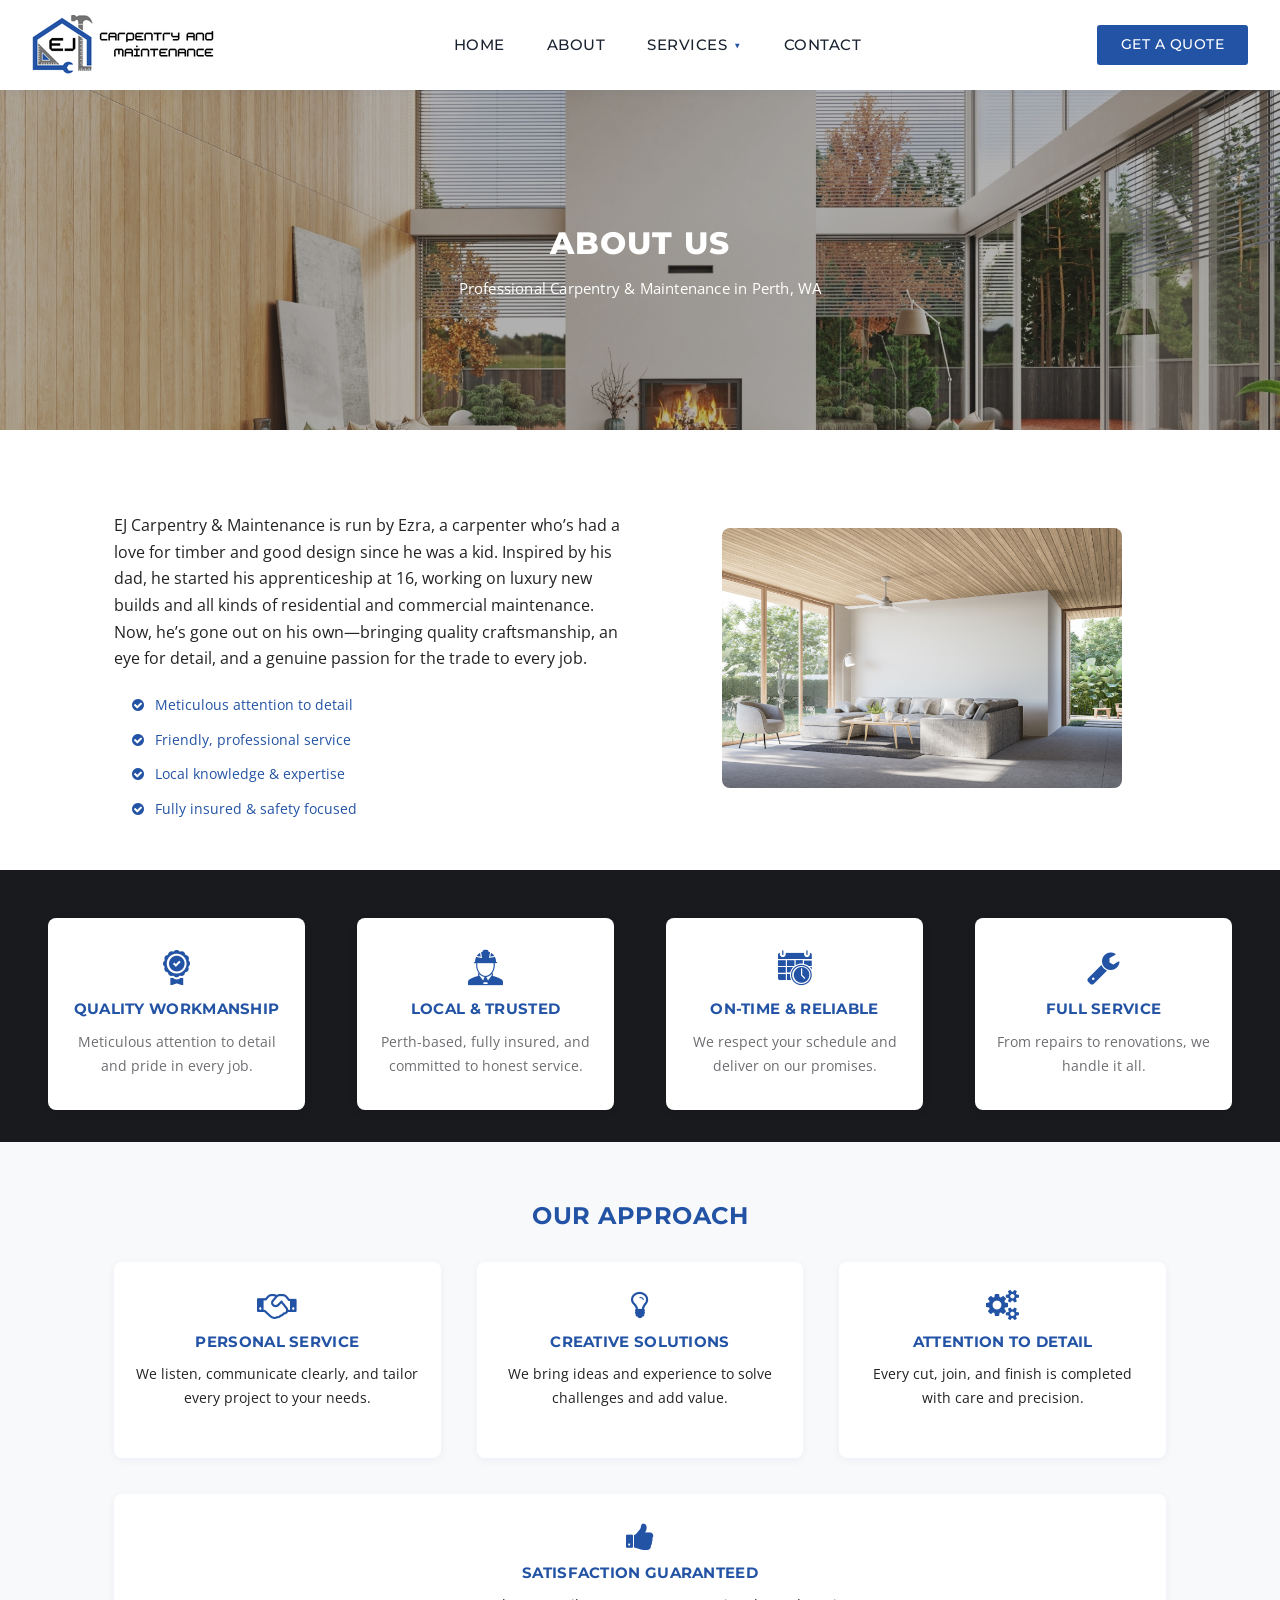
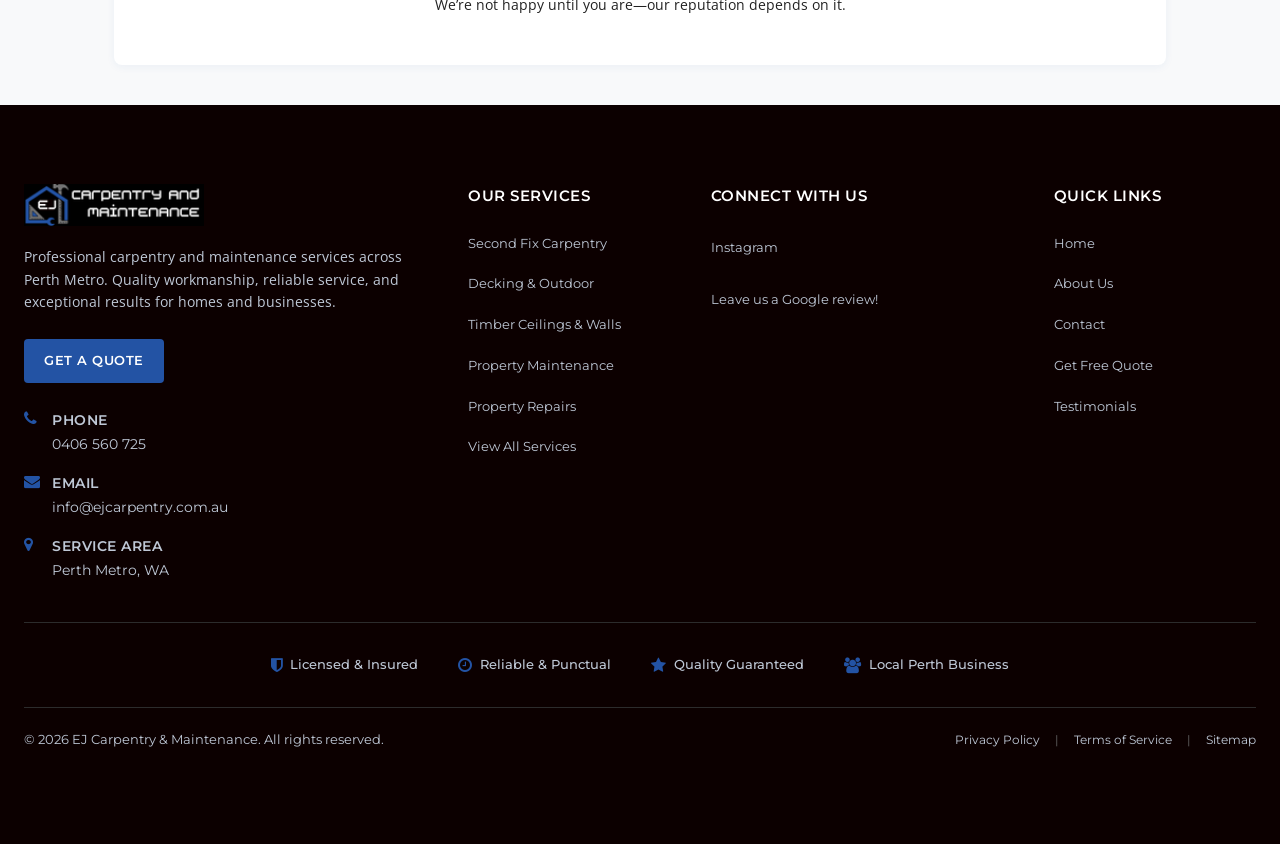
<file: page-about.html>
<!DOCTYPE html>
<html lang="en-US">
<head>
    <!-- Basic Page Needs -->
    <meta charset="utf-8">
    <meta name="viewport" content="width=device-width, initial-scale=1, maximum-scale=1">
    <title>About EJ Carpentry &amp; Maintenance | Perth Carpentry Experts</title>
    <meta name="author" content="EJ Carpentry &amp; Maintenance">
    <meta name="description" content="Learn about EJ Carpentry &amp; Maintenance, your trusted local carpenter in Perth. Specializing in quality carpentry, property maintenance, decking, timber ceilings &amp; walls, and repairs for homes and businesses across Perth Metro. Reliable, professional, and fully insured.">
    <meta name="keywords" content="Perth carpentry, carpentry in Perth, local carpenter Perth, Perth carpenter, carpentry services Perth, property maintenance Perth, decking Perth, timber ceilings Perth, carpentry repairs Perth, EJ Carpentry, about EJ Carpentry, about Perth carpenter">

    <!-- Indexing -->
    <meta name="robots" content="index,follow,max-image-preview:large">
    <link rel="canonical" href="https://ej-carpentry.com.au/page-about.html">
    <link rel="alternate" hreflang="en-au" href="https://ej-carpentry.com.au/page-about.html">
    <link rel="alternate" hreflang="x-default" href="https://ej-carpentry.com.au/page-about.html">

    <!-- Open Graph / Facebook -->
    <meta property="og:title" content="About EJ Carpentry &amp; Maintenance | Perth Carpentry Experts">
    <meta property="og:description" content="Meet your local Perth carpenter. Learn about our experience, values, and commitment to quality carpentry and property maintenance in Perth.">
    <meta property="og:type" content="website">
    <meta property="og:locale" content="en_AU">
    <meta property="og:site_name" content="EJ Carpentry &amp; Maintenance">
    <meta property="og:url" content="https://ej-carpentry.com.au/page-about.html">
    <meta property="og:image" content="https://ej-carpentry.com.au/assets/ezimg/home/hero/slider-1.jpg">
    <meta property="og:image:alt" content="EJ Carpentry & Maintenance carpentry work in Perth">
    <!-- Twitter Card -->
    <meta name="twitter:card" content="summary_large_image">
    <meta name="twitter:title" content="About EJ Carpentry &amp; Maintenance | Perth Carpentry Experts">
    <meta name="twitter:description" content="Meet your local Perth carpenter. Learn about our experience, values, and commitment to quality carpentry and property maintenance in Perth.">
    <meta name="twitter:image" content="https://ej-carpentry.com.au/assets/ezimg/home/hero/slider-1.jpg">
    <!-- Theme / Favicon and Touch Icons  -->
    <meta name="theme-color" content="#0a0a0a">
    <link rel="shortcut icon" href="assets/img/ezfalcon.png">
    <link rel="apple-touch-icon-precomposed" href="assets/img/ezfalcon.png">
    <!-- Theme Style -->
    <link rel="stylesheet" type="text/css" href="style.css">
    <!-- Colors -->
    <link rel="stylesheet" type="text/css" href="assets/css/colors/color1.css" id="colors">

    <!-- Schema.org (AboutPage + LocalBusiness) -->
    <script type="application/ld+json">
    {
      "@context": "https://schema.org",
      "@type": "AboutPage",
      "url": "https://ej-carpentry.com.au/page-about.html",
      "name": "About EJ Carpentry & Maintenance",
      "mainEntity": {
        "@type": ["LocalBusiness", "HomeAndConstructionBusiness"],
        "name": "EJ Carpentry & Maintenance",
        "url": "https://ej-carpentry.com.au/",
        "image": "https://ej-carpentry.com.au/assets/ezimg/home/hero/slider-1.jpg",
        "telephone": "+61406560725",
        "areaServed": { "@type": "AdministrativeArea", "name": "Perth, WA" },
        "address": { "@type": "PostalAddress", "addressLocality": "Perth", "addressRegion": "WA", "addressCountry": "AU" }
      }
    }
    </script>
</head>
<body class="header-fixed page no-sidebar header-style-2 topbar-style-2 menu-has-search">

<!-- ========== NAVIGATION BAR START (DO NOT REMOVE) ========== -->
<div id="site-header-wrap">
    <div id="top-bar" class="top-bar-desktop-only">
        <div id="top-bar-inner" class="container">
            <div class="top-bar-inner-wrap">
                <div class="top-bar-content-centered-better">
                    <span class="service-area"><i class="fa fa-map-marker"></i> Service Area: Perth Metro, WA</span>
                    <span class="topbar-separator">|</span>
                    <span class="phone"><i class="fa fa-phone"></i> 0406 560 725</span>
                </div>
            </div>
        </div>
    </div>
    <style>
    .top-bar-desktop-only {
        background: #f5f5f5;
        border-bottom: 1px solid #e0e0e0;
        font-family: 'Open Sans', sans-serif;
        font-size: 1em;
        color: #444;
        display: flex;
        justify-content: center;
        align-items: center;
    }
    #top-bar-inner {
        width: 100%;
        display: flex;
        justify-content: center;
    }
    .top-bar-inner-wrap {
        width: 100%;
        display: flex;
        justify-content: center;
    }
    .top-bar-content-centered-better {
        display: flex;
        justify-content: center;
        align-items: center;
        gap: 48px;
        padding: 8px 0;
        width: 100%;
    }
    .top-bar-content-centered-better .service-area {
        color: #2353a4;
        font-weight: 500;
        font-size: 1em;
        display: flex;
        align-items: center;
        gap: 6px;
    }
    .top-bar-content-centered-better .phone {
        color: #444;
        font-weight: 500;
        font-size: 1em;
        display: flex;
        align-items: center;
        gap: 6px;
    }
    .topbar-separator {
        color: #bbb;
        font-size: 1.2em;
        font-weight: 400;
        margin: 0 24px;
    }
    @media (max-width: 900px) {
        .top-bar-desktop-only {
            display: none !important;
        }
    }
    </style>
    <header id="site-header">
        <div class="custom-navbar-container">
            <div class="navbar-logo">
                <a href="index.html" rel="home" class="main-logo">
                    <img src="assets/ezimg/logo/wlogo.png" alt="EJ Carpentry & Maintenance" width="186" height="39" data-retina="assets/img/logo-small@2x.png" data-width="186" data-height="39">
                </a>
            </div>
            <nav class="navbar-center-menu" id="main-navbar-menu">
                <ul class="navbar-menu">
                    <li><a href="index.html">HOME</a></li>
                    <li><a href="page-about.html">ABOUT</a></li>
                    <li class="menu-item-has-children services-dropdown">
                        <a href="page-services.html">SERVICES</a>
                        <ul class="sub-menu">
                            <li><a href="page-services.html">All services</a></li>
                            <li><a href="page-decking.html">Decking</a></li>
                            <li><a href="page-timber-ceilings-walls.html">Timber Ceilings &amp; Walls</a></li>
                            <li><a href="page-property-maintenance.html">Property Maintenance</a></li>
                            <li><a href="page-second-fix-carpentry.html">Second Fix Carpentry</a></li>
                            <li><a href="page-services.html#more">More / Custom</a></li>
                        </ul>
                    </li>

                    <li><a href="page-contact.html">CONTACT</a></li>
                </ul>
            </nav>
            <div class="navbar-right-group">
                <a href="#contact-form" class="get-a-quote-btn">GET A QUOTE</a>
                <button class="navbar-hamburger" id="navbar-hamburger" aria-label="Open menu">
                    ☰
                </button>
            </div>
        </div>
    </header>
</div>
<!-- ========== NAVIGATION BAR END (DO NOT REMOVE) ========== -->

<!-- ========== MAIN CONTENT START (PUT YOUR CONTENT BELOW) ========== -->

<!-- Add sticky header CSS -->
<style>
#site-header-wrap, #site-header {
    position: sticky;
    top: 0;
    z-index: 1002;
    background: #fff;
    box-shadow: 0 2px 8px rgba(35,83,164,0.04);
}
@media (max-width: 900px) {
    #site-header-wrap, #site-header {
        position: sticky;
        top: 0;
        z-index: 1002;
    }
}
</style>

<!-- Add sticky header CSS (match index.html) -->
<style>
.header-fixed #site-header-wrap, .header-fixed #site-header {
    position: fixed;
    top: 0;
    left: 0;
    right: 0;
    z-index: 1002;
    background: #fff;
    box-shadow: 0 2px 8px rgba(35,83,164,0.04);
}
body.header-fixed {
    padding-top: 90px;
}
@media (max-width: 900px) {
    .header-fixed #site-header-wrap, .header-fixed #site-header {
        position: fixed;
        top: 0;
        left: 0;
        right: 0;
        z-index: 1002;
    }
    body.header-fixed {
        padding-top: 76px;
    }
}
</style>

<!-- HERO SECTION -->
<div class="about-hero-section" style="position: relative; width: 100%; height: 340px; background: url('assets/ezimg/home/hero/slider-1.jpg') center center/cover no-repeat; display: flex; flex-direction: column; align-items: center; justify-content: center;">
    <div style="position: relative; z-index: 2; display: flex; flex-direction: column; align-items: center; justify-content: center; width: 100%;">
        <h1 style="color: #fff; font-family: 'Montserrat', sans-serif; font-size: 2.2em; font-weight: 800; text-transform: uppercase; letter-spacing: 1.2px; margin: 0 0 10px 0; text-align: center;">About Us</h1>
        <div style="font-family: 'Open Sans', sans-serif; color: #fff; font-size: 1.08em; font-weight: 400; letter-spacing: 0.2px; text-align: center;">Professional Carpentry & Maintenance in Perth, WA</div>
    </div>
</div>

<!-- OUR STORY/VALUES SECTION (expanded) -->
<div class="about-story-section" style="background: #fff; padding: 64px 0 48px 0;">
    <div class="about-story-container" style="max-width: 1100px; margin: 0 auto; padding: 0 24px; display: flex; flex-wrap: wrap; gap: 48px; align-items: center;">
        <div class="about-story-text" style="flex: 2 1 400px; min-width: 320px;">
            <h2 style="font-family: 'Montserrat', sans-serif; font-size: 1.7em; font-weight: 700; color: #2353a4; margin-bottom: 18px; text-transform: uppercase; letter-spacing: 0.5px;"><!-- Add a title here --></h2>
            <p style="font-family: 'Open Sans', sans-serif; font-size: 1.12em; color: #222; line-height: 1.7;">
                EJ Carpentry & Maintenance is run by Ezra, a carpenter who’s had a love for timber and good design since he was a kid. Inspired by his dad, he started his apprenticeship at 16, working on luxury new builds and all kinds of residential and commercial maintenance. Now, he’s gone out on his own—bringing quality craftsmanship, an eye for detail, and a genuine passion for the trade to every job.
            </p>
            <p style="font-family: 'Open Sans', sans-serif; font-size: 1.12em; color: #222; line-height: 1.7;">
                <!-- Add more here for a sepparation of paragraph -->
            </p>
            <ul style="font-family: 'Open Sans', sans-serif; color: #2353a4; font-size: 1em; line-height: 1.7; padding-left: 18px; margin: 18px 0 0 0;">
                <li style="margin-bottom: 8px;"><i class="fa fa-check-circle" style="color:#2353a4; margin-right:7px;"></i> Meticulous attention to detail</li>
                <li style="margin-bottom: 8px;"><i class="fa fa-check-circle" style="color:#2353a4; margin-right:7px;"></i> Friendly, professional service</li>
                <li style="margin-bottom: 8px;"><i class="fa fa-check-circle" style="color:#2353a4; margin-right:7px;"></i> Local knowledge & expertise</li>
                <li><i class="fa fa-check-circle" style="color:#2353a4; margin-right:7px;"></i> Fully insured & safety focused</li>
            </ul>
        </div>
            <div class="about-story-image" style="flex: 1.2 1 420px; min-width: 320px; display: flex; align-items: center; justify-content: center;">
             <img src="assets/ezimg/home/370x250/Ezra Photos/resized/Alfresco.png" alt="Our Story" 
                 style="width: 400px; height: 260px; object-fit: cover; border-radius: 8px; background: #f5f6fa;">
            </div>

    </div>
</div>

<!-- ICON INFO BOXES SECTION (black bg, white boxes, blue icons/titles, light grey text) -->
<style>
.about-icon-boxes-section {
    background: #181a1d;
    padding: 48px 0 32px 0;
}
.about-icon-box {
    background: #fff !important;
    border-radius: 8px;
    padding: 32px 18px;
    text-align: center;
    box-shadow: 0 2px 8px rgba(0,0,0,0.10);
    flex: 1 1 220px;
    min-width: 220px;
    margin: 0 8px;
}
.about-icon-box i, .about-icon-box h4 {
    color: #2353a4 !important;
}
.about-icon-box h4 {
    font-family: 'Montserrat', sans-serif;
    font-size: 1.1em;
    font-weight: 700;
    margin-bottom: 10px;
    text-transform: uppercase;
    letter-spacing: 0.3px;
}
.about-icon-box p {
    font-family: 'Open Sans', sans-serif;
    color: #6d6e71 !important;
    font-size: 1em;
    margin: 0;
}
</style>
<div class="about-icon-boxes-section">
    <div class="about-icon-boxes-container" style="max-width: 1200px; margin: 0 auto; display: flex; flex-wrap: wrap; gap: 36px; justify-content: center;">
        <div class="about-icon-box">
            <div style="font-size: 2.5em; margin-bottom: 12px;"><i class="autora-icon-quality"></i></div>
            <h4>Quality Workmanship</h4>
            <p>Meticulous attention to detail and pride in every job.</p>
        </div>
        <div class="about-icon-box">
            <div style="font-size: 2.5em; margin-bottom: 12px;"><i class="autora-icon-author"></i></div>
            <h4>Local & Trusted</h4>
            <p>Perth-based, fully insured, and committed to honest service.</p>
        </div>
        <div class="about-icon-box">
            <div style="font-size: 2.5em; margin-bottom: 12px;"><i class="autora-icon-time"></i></div>
            <h4>On-Time & Reliable</h4>
            <p>We respect your schedule and deliver on our promises.</p>
        </div>
        <div class="about-icon-box">
            <div style="font-size: 2.5em; margin-bottom: 12px;"><i class="fa fa-wrench"></i></div>
            <h4>Full Service</h4>
            <p>From repairs to renovations, we handle it all.</p>
        </div>
    </div>
</div>

<!-- OUR APPROACH SECTION -->
<div class="about-approach-section" style="background: #f8f9fa; padding: 56px 0 40px 0;">
    <div class="about-approach-container" style="max-width: 1100px; margin: 0 auto; padding: 0 24px;">
        <h2 style="font-family: 'Montserrat', sans-serif; font-size: 1.7em; font-weight: 700; color: #2353a4; margin-bottom: 28px; text-transform: uppercase; letter-spacing: 0.5px; text-align: center;">Our Approach</h2>
        <div style="display: flex; flex-wrap: wrap; gap: 36px; justify-content: center; align-items: flex-start;">
            <div style="flex: 1 1 260px; min-width: 220px; background: #fff; border-radius: 8px; padding: 28px 18px; text-align: center; box-shadow: 0 2px 8px rgba(35,83,164,0.06);">
                <div style="font-size: 2.2em; color: #2353a4; margin-bottom: 10px;"><i class="fa fa-handshake-o"></i></div>
                <h4 style="font-family: 'Montserrat', sans-serif; font-size: 1.08em; font-weight: 700; color: #2353a4; margin-bottom: 8px; text-transform: uppercase; letter-spacing: 0.3px;">Personal Service</h4>
                <p style="font-family: 'Open Sans', sans-serif; color: #444; font-size: 0.98em;">We listen, communicate clearly, and tailor every project to your needs.</p>
            </div>
            <div style="flex: 1 1 260px; min-width: 220px; background: #fff; border-radius: 8px; padding: 28px 18px; text-align: center; box-shadow: 0 2px 8px rgba(35,83,164,0.06);">
                <div style="font-size: 2.2em; color: #2353a4; margin-bottom: 10px;"><i class="fa fa-lightbulb-o"></i></div>
                <h4 style="font-family: 'Montserrat', sans-serif; font-size: 1.08em; font-weight: 700; color: #2353a4; margin-bottom: 8px; text-transform: uppercase; letter-spacing: 0.3px;">Creative Solutions</h4>
                <p style="font-family: 'Open Sans', sans-serif; color: #444; font-size: 0.98em;">We bring ideas and experience to solve challenges and add value.</p>
            </div>
            <div style="flex: 1 1 260px; min-width: 220px; background: #fff; border-radius: 8px; padding: 28px 18px; text-align: center; box-shadow: 0 2px 8px rgba(35,83,164,0.06);">
                <div style="font-size: 2.2em; color: #2353a4; margin-bottom: 10px;"><i class="fa fa-cogs"></i></div>
                <h4 style="font-family: 'Montserrat', sans-serif; font-size: 1.08em; font-weight: 700; color: #2353a4; margin-bottom: 8px; text-transform: uppercase; letter-spacing: 0.3px;">Attention to Detail</h4>
                <p style="font-family: 'Open Sans', sans-serif; color: #444; font-size: 0.98em;">Every cut, join, and finish is completed with care and precision.</p>
            </div>
            <div style="flex: 1 1 260px; min-width: 220px; background: #fff; border-radius: 8px; padding: 28px 18px; text-align: center; box-shadow: 0 2px 8px rgba(35,83,164,0.06);">
                <div style="font-size: 2.2em; color: #2353a4; margin-bottom: 10px;"><i class="fa fa-thumbs-up"></i></div>
                <h4 style="font-family: 'Montserrat', sans-serif; font-size: 1.08em; font-weight: 700; color: #2353a4; margin-bottom: 8px; text-transform: uppercase; letter-spacing: 0.3px;">Satisfaction Guaranteed</h4>
                <p style="font-family: 'Open Sans', sans-serif; color: #444; font-size: 0.98em;">We’re not happy until you are—our reputation depends on it.</p>
            </div>
        </div>
    </div>
</div>


<!-- ========== MAIN CONTENT END ========== -->

<!-- ========== FOOTER START (DO NOT REMOVE) ========== -->

<footer id="footer" class="custom-footer">
    <div class="footer-container">
        <!-- Footer Main Content -->
        <div class="footer-main">
            <!-- Company Info & Contact -->
            <div class="footer-section company-info">
                <img src="assets/ezimg/logo/blogo.png" alt="EJ Carpentry & Maintenance Logo" class="footer-logo">
                <p class="footer-description">
                    Professional carpentry and maintenance services across Perth Metro. Quality workmanship, reliable service, and exceptional results for homes and businesses.
                </p>
                <a href="#contact-form" class="footer-quote-btn">GET A QUOTE</a>
                <div class="footer-contact-info">
                    <div class="contact-item">
                        <i class="fa fa-phone"></i>
                        <div>
                            <span class="contact-label">Phone</span>
                            <a href="tel:0406560725">0406 560 725</a>
                        </div>
                    </div>
                    <div class="contact-item">
                        <i class="fa fa-envelope"></i>
                        <div>
                            <span class="contact-label">Email</span>
                            <a href="mailto:info@ejcarpentry.com.au">info@ejcarpentry.com.au</a>
                        </div>
                    </div>
                    <div class="contact-item">
                        <i class="fa fa-map-marker"></i>
                        <div>
                            <span class="contact-label">Service Area</span>
                            <span>Perth Metro, WA</span>
                        </div>
                    </div>
                </div>
            </div>
            <!-- Services -->
            <div class="footer-section services-section">
                <h3 class="footer-heading">Our Services</h3>
                <ul class="footer-services-list">
                    <li><a href="page-second-fix-carpentry.html">Second Fix Carpentry</a></li>
                    <li><a href="page-decking.html">Decking & Outdoor</a></li>
                    <li><a href="page-timber-ceilings-walls.html">Timber Ceilings & Walls</a></li>
                    <li><a href="page-property-maintenance.html">Property Maintenance</a></li>
                    <li><a href="page-services.html#repairs">Property Repairs</a></li>
                    <li><a href="page-services.html">View All Services</a></li>
                </ul>
            </div>
            <!-- Social Media & Quote -->
            <div class="footer-section social-quote-section">
                <h3 class="footer-heading">Connect With Us</h3>
                <div class="social-media-links">
                    <a href="https://www.instagram.com/ejcarpentryperth/" class="social-link instagram">
                        <span>Instagram</span>
                    </a>
                    <a href="https://www.google.com/search?sca_esv=08bd8e8cec846723&rlz=1C1RXQR_enAU1032AU1032&biw=1920&bih=919&sxsrf=AE3TifPeW49uuhjkOarSR4eZjUa18ZDEkw:1755004799136&si=AMgyJEtREmoPL4P1I5IDCfuA8gybfVI2d5Uj7QMwYCZHKDZ-E7YZXuAmds8Ypba2EKTiUzhorrMTKtE_ER0H8uKC8iXpspwUWaAnAVx9rw0KBTqGuSzBZEDGRECk1MGV3msphlt_KM6PScI9pFAr9roP03vHrYOXSw%3D%3D&q=EJ+Carpentry+%26+Maintenance+Reviews&sa=X&ved=2ahUKEwiFxYatroWPAxUmumMGHX4YATAQ0bkNegQIHhAC" class="social-link google">
                        <span>Leave us a Google review!</span>
                    </a>
                </div>
            </div>
            <!-- Quick Links -->
            <div class="footer-section quick-links">
                <h3 class="footer-heading">Quick Links</h3>
                <ul class="footer-links-list">
                    <li><a href="index.html">Home</a></li>
                    <li><a href="page-about.html">About Us</a></li>

                    <li><a href="page-contact.html">Contact</a></li>
                    <li><a href="#contact-form">Get Free Quote</a></li>
                    <li><a href="page-testimonial.html">Testimonials</a></li>
                </ul>
            </div>
        </div>
        <!-- Trust Indicators -->
        <div class="footer-trust-section">
            <div class="trust-indicators">
                <div class="trust-item">
                    <i class="fa fa-shield"></i>
                    <span>Licensed & Insured</span>
                </div>
                <div class="trust-item">
                    <i class="fa fa-clock-o"></i>
                    <span>Reliable & Punctual</span>
                </div>
                <div class="trust-item">
                    <i class="fa fa-star"></i>
                    <span>Quality Guaranteed</span>
                </div>
                <div class="trust-item">
                    <i class="fa fa-users"></i>
                    <span>Local Perth Business</span>
                </div>
            </div>
        </div>
        <!-- Footer Bottom -->
        <div class="footer-bottom">
            <div class="footer-bottom-content">
                <div class="footer-copyright">
                    © <span id="footer-year"></span> EJ Carpentry & Maintenance. All rights reserved.
                </div>
                        <div class="footer-legal">
                            <a href="privacy.html">Privacy Policy</a>
                            <span class="separator">|</span>
                            <a href="terms-conditions.html">Terms of Service</a>
                            <span class="separator">|</span>
                            <a href="sitemap.html">Sitemap</a>
                        </div>
            </div>
        </div>
    </div>
</footer>

<!-- ========== FOOTER END ========== -->

<!-- Navbar CSS (copied from index.html) -->
<style>
.custom-navbar-container {
    display: flex;
    align-items: center;
    justify-content: space-between;
    max-width: 1400px;
    margin: 0 auto;
    padding: 0 32px;
    height: 90px;
    background: #fff;
    position: relative;
    z-index: 100;
}
.navbar-logo {
    flex: 0 0 auto;
    display: flex;
    align-items: center;
}
.navbar-center-menu {
    flex: 1 1 auto;
    display: flex;
    justify-content: center;
}
.navbar-menu {
    display: flex;
    gap: 38px;
    list-style: none;
    margin: 0;
    padding: 0;
    align-items: center;
}
.navbar-menu > li {
    position: relative;
}
.navbar-menu > li > a {
    font-family: 'Montserrat', sans-serif;
    font-size: 1.08em;
    font-weight: 500;
    color: #1a2330;
    text-decoration: none;
    text-transform: uppercase;
    letter-spacing: 0.5px;
    padding: 0 2px;
    transition: color 0.2s;
    background: none;
    border: none;
    outline: none;
    line-height: 90px;
    display: inline-block;
}
.navbar-menu > li > a:hover,
.navbar-menu > li > a:focus {
    color: #2353a4;
}
.services-dropdown {
    position: relative;
}
.services-dropdown > a:after {
    content: '\25BC';
    font-size: 0.7em;
    margin-left: 7px;
    vertical-align: middle;
    color: #2353a4;
}
.services-dropdown .sub-menu {
    display: none;
    position: absolute;
    left: 0;
    top: 100%;
    min-width: 210px;
    background: #fff;
    box-shadow: 0 4px 16px rgba(35,83,164,0.10);
    border-radius: 0 0 8px 8px;
    z-index: 1000;
    padding: 10px 0;
}
.services-dropdown:hover .sub-menu,
.services-dropdown:focus-within .sub-menu {
    display: block;
}
.services-dropdown .sub-menu li {
    width: 100%;
}
.services-dropdown .sub-menu a {
    display: block;
    padding: 10px 24px;
    color: #2353a4;
    font-family: 'Montserrat', sans-serif;
    font-size: 1em;
    font-weight: 500;
    text-decoration: none;
    transition: background 0.2s, color 0.2s;
    border: none;
    background: none;
}
.services-dropdown .sub-menu a:hover {
    background: #2353a4;
    color: #fff;
}
.navbar-right-group {
    display: flex;
    align-items: center;
    gap: 10px;
    min-width: 0;
}
.navbar-hamburger {
    display: none;
    background: none;
    border: none;
    cursor: pointer;
    margin-left: 8px;
    font-size: 28px;
    color: #2353a4;
    font-weight: bold;
    line-height: 1;
    padding: 8px;
    border-radius: 4px;
    transition: all 0.3s;
}
.navbar-hamburger:hover {
    background: #f0f0f0;
}
@media (max-width: 900px) {
    .top-bar-desktop-only {
        display: none !important;
    }
    .custom-navbar-container {
        padding: 0 4px;
        height: 76px;
    }
    .navbar-logo {
        padding-top: 8px;
        padding-bottom: 8px;
    }
    .navbar-logo img {
        width: 98px !important;
        height: auto !important;
        max-height: 32px;
    }
    .navbar-center-menu {
        display: none !important;
    }
    .navbar-hamburger {
        color: #2353a4 !important;
        background: none !important;
        border: none;
        font-size: 32px;
        font-weight: bold;
        line-height: 1;
        padding: 8px;
        border-radius: 4px;
        transition: all 0.3s;
        display: flex !important;
        align-items: center;
        justify-content: center;
    }
    .navbar-hamburger:focus,
    .navbar-hamburger:active,
    .navbar-hamburger:visited,
    .navbar-hamburger:hover {
        color: #2353a4 !important;
        background: none !important;
        outline: none !important;
    }
    .navbar-menu-mobile {
        display: flex;
        flex-direction: column;
        position: absolute;
        top: 60px;
        right: 0;
        width: 100vw;
        background: #fff;
        box-shadow: 0 4px 16px rgba(35,83,164,0.10);
        z-index: 2000;
        padding: 20px 0 10px 0;
        align-items: flex-start;
    }
    .navbar-menu-mobile li {
        width: 100%;
        padding: 0 24px;
        margin-bottom: 8px;
    }
    .navbar-menu-mobile li a {
        font-size: 1.1em;
        color: #222;
        font-weight: 500;
        line-height: 2.2;
        text-transform: uppercase;
        text-decoration: none;
        display: block;
        padding: 8px 0;
    }
    .navbar-menu-mobile .services-dropdown .sub-menu {
        position: static;
        box-shadow: none;
        border-radius: 0;
        min-width: 0;
        padding: 0;
        display: none;
    }
    .navbar-menu-mobile .services-dropdown.open .sub-menu {
        display: block;
    }
    .navbar-menu-mobile .services-dropdown > a:after {
        content: '\25BC';
        font-size: 0.7em;
        margin-left: 7px;
        vertical-align: middle;
        color: #222;
    }
    .navbar-menu-mobile .mobile-quote-btn {
        margin-top: 16px;
        padding: 0 24px;
    }
    .navbar-menu-mobile .mobile-quote-btn a {
        background: #2353a4;
        color: #fff;
        font-family: 'Montserrat', sans-serif;
        font-weight: 500;
        font-size: 1em;
        padding: 12px 24px;
        border: none;
        border-radius: 3px;
        text-transform: uppercase;
        letter-spacing: 0.5px;
        text-decoration: none;
        box-shadow: none;
        white-space: nowrap;
        height: auto;
        line-height: 1.7;
        vertical-align: middle;
        text-align: center;
        transition: background 0.2s, color 0.2s;
        display: block;
        width: 100%;
    }
    .navbar-menu-mobile .mobile-quote-btn a:hover {
        background: #19305a;
        color: #fff;
    }
    .get-a-quote-btn {
        display: none !important;
    }
    .navbar-right-group {
        gap: 0;
    }
}
</style>
<style>
.get-a-quote-btn {
    background: #2353a4 !important;
    color: #fff !important;
    font-family: 'Montserrat', sans-serif !important;
    font-weight: 500 !important;
    font-size: 1em !important;
    padding: 8px 24px !important;
    border: none !important;
    border-radius: 3px !important;
    text-transform: uppercase !important;
    letter-spacing: 0.5px !important;
    text-decoration: none !important;
    box-shadow: none !important;
    margin: 0 !important;
    white-space: nowrap !important;
    height: auto !important;
    line-height: 1.7 !important;
    vertical-align: middle !important;
    display: inline-block !important;
    transition: background 0.2s, color 0.2s !important;
    min-width: 0 !important;
    max-width: 100% !important;
    overflow: visible !important;
}
@media (max-width: 900px) {
    .get-a-quote-btn {
        display: none !important;
        visibility: hidden !important;
        opacity: 0 !important;
        position: absolute !important;
        left: -9999px !important;
    }
}
.get-a-quote-btn:hover {
    background: #19305a !important;
    color: #fff !important;
}
</style>
<!-- Navbar JS (copied from index.html) -->
<script>
// Hamburger menu toggle for mobile
const hamburger = document.getElementById('navbar-hamburger');
const mainMenu = document.getElementById('main-navbar-menu');
let mobileMenu = null;
function closeMobileMenu() {
    if (mobileMenu) {
        mobileMenu.remove();
        mobileMenu = null;
        hamburger.setAttribute('aria-expanded', 'false');
    }
}
function openMobileMenu() {
    closeMobileMenu();
    mobileMenu = document.createElement('ul');
    mobileMenu.className = 'navbar-menu-mobile';
    mobileMenu.innerHTML = `
        <li><a href="index.html">HOME</a></li>
        <li><a href="page-about.html">ABOUT</a></li>
        <li class="services-dropdown">
            <a href="page-services.html" tabindex="0">SERVICES</a>
            <ul class="sub-menu">
                <li><a href="page-second-fix-carpentry.html">Second Fix Carpentry</a></li>
                <li><a href="page-decking.html">Decking</a></li>
                <li><a href="page-timber-ceilings-walls.html">Timber Ceilings &amp; Walls</a></li>
                <li><a href="page-property-maintenance.html">Property Maintenance</a></li>
                <li><a href="page-services.html#more">More Services / Custom</a></li>
            </ul>
        </li>

        <li><a href="page-contact.html">CONTACT</a></li>
        <li class="mobile-quote-btn"><a href="page-contact.html">GET A QUOTE</a></li>
    `;
    document.querySelector('.custom-navbar-container').appendChild(mobileMenu);
    // Dropdown toggle for services
    const servicesDropdown = mobileMenu.querySelector('.services-dropdown > a');
    const subMenu = mobileMenu.querySelector('.services-dropdown .sub-menu');
    servicesDropdown.addEventListener('click', function(e) {
        e.preventDefault();
        this.parentElement.classList.toggle('open');
        this.setAttribute('aria-expanded', this.parentElement.classList.contains('open'));
    });
    servicesDropdown.addEventListener('keydown', function(e) {
        if (e.key === 'Enter' || e.key === ' ') {
            e.preventDefault();
            this.parentElement.classList.toggle('open');
            this.setAttribute('aria-expanded', this.parentElement.classList.contains('open'));
        }
    });
    subMenu.querySelectorAll('a').forEach(link => {
        link.addEventListener('click', function(e) {
            closeMobileMenu();
        });
    });
    mobileMenu.querySelectorAll('> li > a:not([href="page-services.html"])').forEach(link => {
        link.addEventListener('click', closeMobileMenu);
    });
    hamburger.setAttribute('aria-expanded', 'true');
}
hamburger.addEventListener('click', function() {
    if (mobileMenu) {
        closeMobileMenu();
    } else {
        openMobileMenu();
    }
});
hamburger.setAttribute('aria-expanded', 'false');
hamburger.setAttribute('tabindex', '0');
hamburger.addEventListener('keydown', function(e) {
    if (e.key === 'Enter' || e.key === ' ') {
        e.preventDefault();
        if (mobileMenu) {
            closeMobileMenu();
        } else {
            openMobileMenu();
        }
    }
});
window.addEventListener('resize', function() {
    if (window.innerWidth > 900) {
        closeMobileMenu();
    }
});
</script>
<!-- ========== END NAVBAR CSS & JS ========== -->

<!-- Footer CSS (copied from index.html) -->
<style>
.custom-footer {
    background: #1d1d1d;
    color: #fff;
    padding: 60px 0 0 0;
    font-family: 'Montserrat', sans-serif;
}
.footer-container {
    max-width: 1400px;
    margin: 0 auto;
    padding: 0 24px;
}
.footer-main {
    display: grid;
    grid-template-columns: 2fr 1fr 1.5fr 1fr;
    gap: 40px;
    padding-bottom: 40px;
    border-bottom: 1px solid #2c2c2c;
}
.company-info {
    grid-column: 1;
}
.footer-logo {
    width: 180px;
    height: auto;
    margin-bottom: 20px;
}
.footer-description {
    color: #bfc8d6 !important;
    font-size: 1em;
    line-height: 1.6;
    margin-bottom: 25px;
    font-family: 'Open Sans', sans-serif;
}
.footer-contact-info {
    display: flex;
    flex-direction: column;
    gap: 15px;
}
.contact-item {
    display: flex;
    align-items: flex-start;
    gap: 12px;
}
.contact-item i {
    color: #2353a4;
    font-size: 16px;
    margin-top: 2px;
    width: 16px;
}
.contact-item div {
    display: flex;
    flex-direction: column;
}
.contact-label {
    color: #fff;
    font-size: 0.9em;
    font-weight: 600;
    text-transform: uppercase;
    letter-spacing: 0.5px;
}
.contact-item a, .contact-item span {
    color: #bfc8d6;
    text-decoration: none;
    font-size: 1em;
    transition: color 0.2s;
}
.contact-item a:hover {
    color: #2353a4;
}
.services-section {
    grid-column: 2;
}
.footer-heading {
    color: #fff;
    font-size: 1.1em;
    font-weight: 600;
    margin-bottom: 20px;
    text-transform: uppercase;
    letter-spacing: 0.5px;
}
.footer-services-list, .footer-links-list {
    list-style: none;
    padding: 0;
    margin: 0;
    display: flex;
    flex-direction: column;
    gap: 10px;
}
.footer-services-list a, .footer-links-list a {
    color: #bfc8d6;
    text-decoration: none;
    font-size: 0.95em;
    transition: color 0.2s;
    display: block;
    padding: 2px 0;
}
.footer-services-list a:hover, .footer-links-list a:hover {
    color: #2353a4;
}
.social-quote-section {
    grid-column: 3;
}
.social-media-links {
    display: flex;
    flex-direction: column;
    gap: 12px;
    margin-bottom: 25px;
}
.social-link {
    display: block;
    color: #bfc8d6;
    text-decoration: none;
    font-size: 0.95em;
    transition: color 0.2s;
    padding: 8px 0;
}
.social-link:hover {
    color: #2353a4;
}
.footer-quote-section {
    background: rgba(35, 83, 164, 0.1);
    padding: 20px;
    border-radius: 6px;
    border: 1px solid rgba(35, 83, 164, 0.2);
    margin-bottom: 25px;
}
.footer-quote-section h4 {
    color: #fff;
    font-size: 1em;
    font-weight: 600;
    margin-bottom: 8px;
    text-transform: uppercase;
    letter-spacing: 0.3px;
}
.footer-quote-section p {
    color: #fff;
    font-size: 0.9em;
    margin-bottom: 15px;
    line-height: 1.4;
    font-family: 'Open Sans', sans-serif;
}
.footer-quote-btn {
    display: inline-block;
    background: #2353a4;
    color: #fff;
    padding: 10px 20px;
    text-decoration: none;
    font-size: 0.9em;
    font-weight: 600;
    text-transform: uppercase;
    letter-spacing: 0.5px;
    border-radius: 4px;
    transition: background 0.2s;
    text-align: center;
    width: auto;
    margin-bottom: 25px;
}
.footer-quote-btn:hover {
    background: #19305a;
    color: #fff;
}
.quick-links {
    grid-column: 4;
}
.footer-trust-section {
    padding: 30px 0;
    border-bottom: 1px solid #2c2c2c;
}
.trust-indicators {
    display: flex;
    justify-content: center;
    gap: 40px;
    flex-wrap: wrap;
}
.trust-item {
    display: flex;
    align-items: center;
    gap: 8px;
    color: #bfc8d6;
    font-size: 0.9em;
    font-weight: 500;
}
.trust-item i {
    color: #2353a4;
    font-size: 16px;
}
.footer-bottom {
    padding: 20px 0;
}
.footer-bottom-content {
    display: flex;
    justify-content: space-between;
    align-items: center;
    flex-wrap: wrap;
    gap: 20px;
}
.footer-copyright {
    color: #bfc8d6;
    font-size: 0.9em;
}
.footer-legal {
    display: flex;
    align-items: center;
    gap: 15px;
    flex-wrap: wrap;
}
.footer-legal a {
    color: #bfc8d6;
    text-decoration: none;
    font-size: 0.85em;
    transition: color 0.2s;
}
.footer-legal a:hover {
    color: #2353a4;
}
.separator {
    color: #666;
    font-size: 0.85em;
}
@media (max-width: 1024px) {
    .footer-main {
        grid-template-columns: 1fr 1fr;
        gap: 30px;
    }
    .company-info {
        grid-column: 1 / -1;
    }
    .services-section {
        grid-column: 1;
    }
    .social-quote-section {
        grid-column: 2;
    }
    .quick-links {
        grid-column: 1 / -1;
    }
}
@media (max-width: 700px) {
    .custom-footer {
        padding: 40px 0 0 0;
    }
    .footer-main {
        grid-template-columns: 1fr;
        gap: 30px;
    }
    .company-info, .services-section, .social-quote-section, .quick-links {
        grid-column: 1;
    }
    .trust-indicators {
        gap: 20px;
    }
    .footer-bottom-content {
        flex-direction: column;
        text-align: center;
    }
}
</style>
<script>
// Set current year in copyright
    document.addEventListener('DOMContentLoaded', function() {
        var yearSpan = document.getElementById('footer-year');
        if (yearSpan) yearSpan.textContent = new Date().getFullYear();
    });
</script>
</body>
</html>
</file>
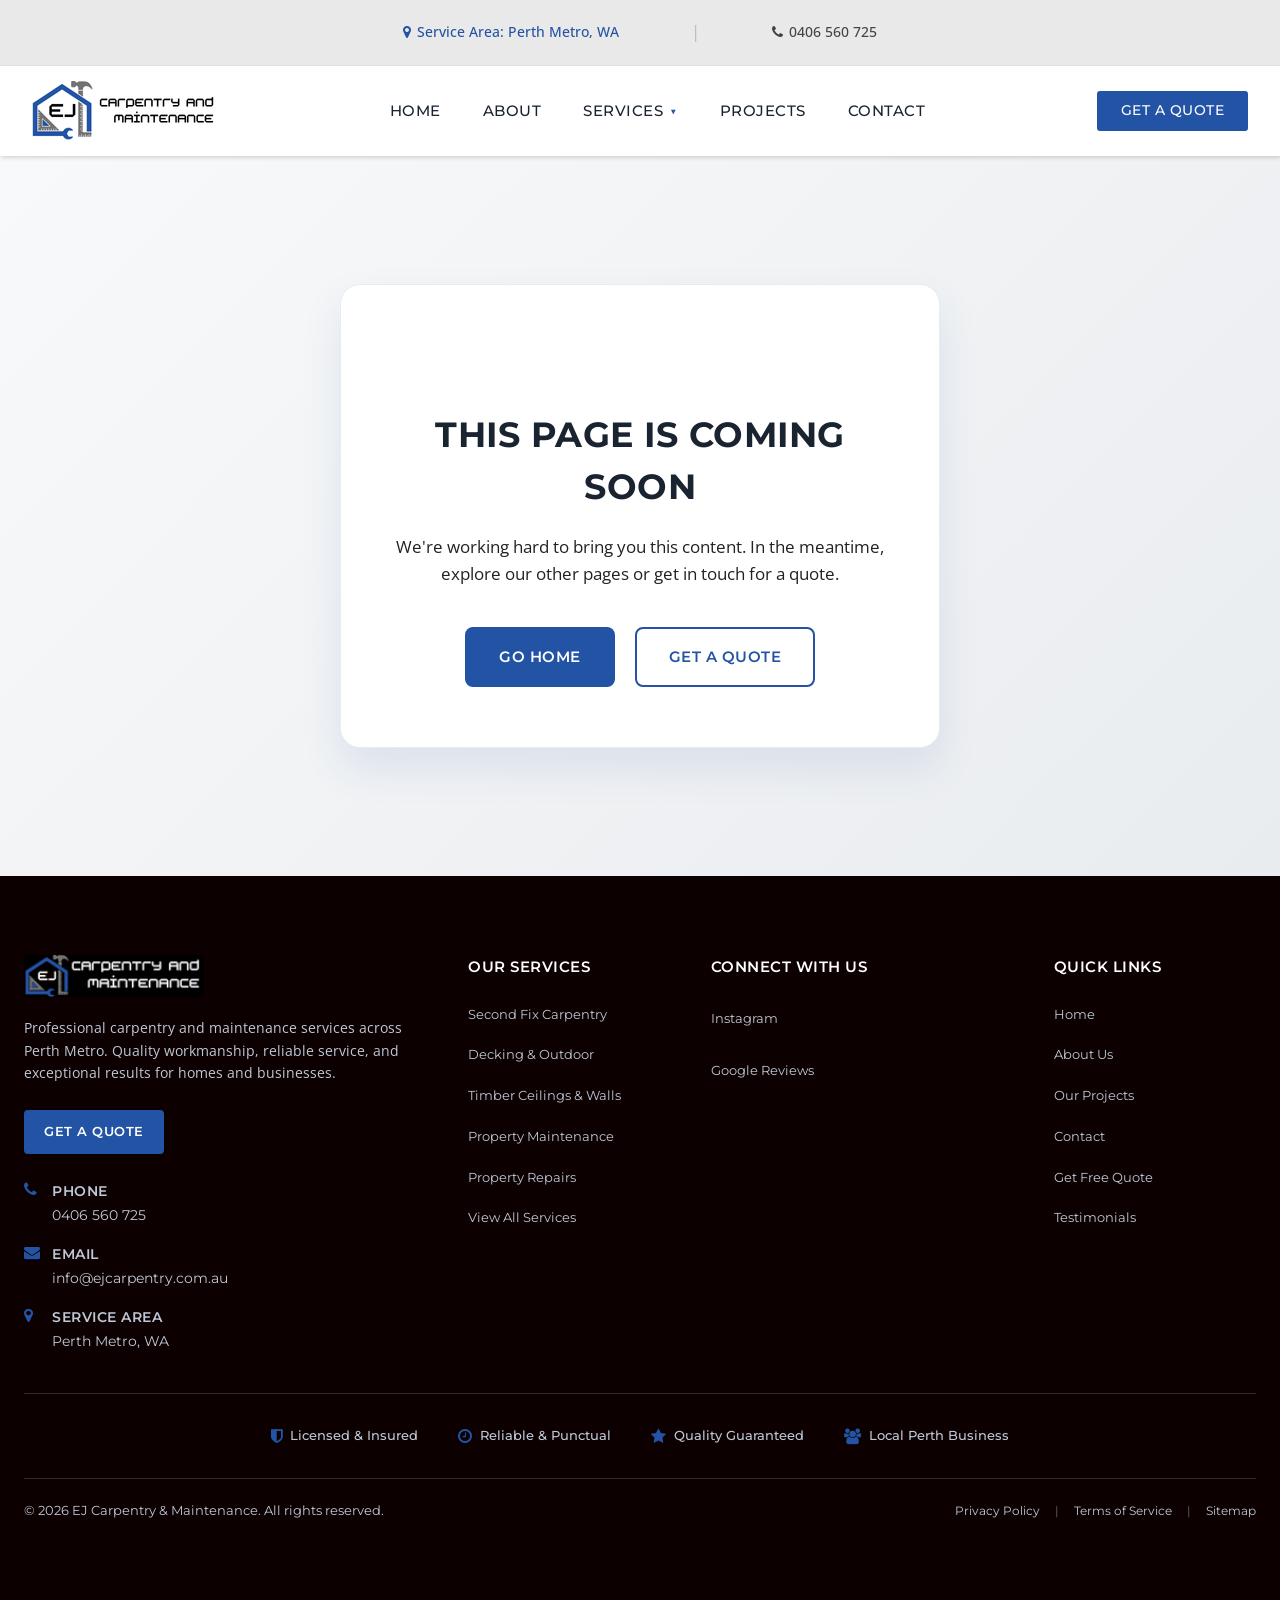
<file: page-coming-soon.html>
<!DOCTYPE html>
<html lang="en-US">
<head>
    <!-- Basic Page Needs -->
    <meta charset="utf-8">
    <meta name="viewport" content="width=device-width, initial-scale=1, maximum-scale=1">
    <title>Coming Soon | EJ Carpentry & Maintenance</title>
    <meta name="author" content="EJ Carpentry & Maintenance">
    <meta name="description" content="This page is coming soon. EJ Carpentry & Maintenance - Professional carpentry services in Perth Metro.">
    <meta name="robots" content="noindex,follow">
    <link rel="canonical" href="https://ej-carpentry.com.au/page-coming-soon.html">
    <!-- Favicon and Touch Icons  -->
    <link rel="shortcut icon" href="assets/img/ezfalcon.png">
    <link rel="apple-touch-icon-precomposed" href="assets/img/ezfalcon.png">
    <!-- Theme Style -->
    <link rel="stylesheet" type="text/css" href="style.css">
    <!-- Colors -->
    <link rel="stylesheet" type="text/css" href="assets/css/colors/color1.css" id="colors">
</head>
<body class="header-fixed page no-sidebar header-style-2 topbar-style-2 menu-has-search">

<!-- ========== NAVIGATION BAR START ========== -->
<div id="site-header-wrap">
    <div id="top-bar" class="top-bar-desktop-only">
        <div id="top-bar-inner" class="container">
            <div class="top-bar-inner-wrap">
                <div class="top-bar-content-centered-better">
                    <span class="service-area"><i class="fa fa-map-marker"></i> Service Area: Perth Metro, WA</span>
                    <span class="topbar-separator">|</span>
                    <span class="phone"><i class="fa fa-phone"></i> 0406 560 725</span>
                </div>
            </div>
        </div>
    </div>
    <style>
    .top-bar-desktop-only {
        background: #f5f5f5;
        border-bottom: 1px solid #e0e0e0;
        font-family: 'Open Sans', sans-serif;
        font-size: 1em;
        color: #444;
        display: flex;
        justify-content: center;
        align-items: center;
    }
    #top-bar-inner {
        width: 100%;
        display: flex;
        justify-content: center;
    }
    .top-bar-inner-wrap {
        width: 100%;
        display: flex;
        justify-content: center;
    }
    .top-bar-content-centered-better {
        display: flex;
        justify-content: center;
        align-items: center;
        gap: 48px;
        padding: 8px 0;
        width: 100%;
    }
    .top-bar-content-centered-better .service-area {
        color: #2353a4;
        font-weight: 500;
        font-size: 1em;
        display: flex;
        align-items: center;
        gap: 6px;
    }
    .top-bar-content-centered-better .phone {
        color: #444;
        font-weight: 500;
        font-size: 1em;
        display: flex;
        align-items: center;
        gap: 6px;
    }
    .topbar-separator {
        color: #bbb;
        font-size: 1.2em;
        font-weight: 400;
        margin: 0 24px;
    }
    @media (max-width: 900px) {
        .top-bar-desktop-only {
            display: none !important;
        }
    }
    </style>
    <header id="site-header">
        <div class="custom-navbar-container">
            <div class="navbar-logo">
                <a href="index.html" rel="home" class="main-logo">
                    <img src="assets/ezimg/logo/wlogo.png" alt="EJ Carpentry & Maintenance" width="186" height="39" data-retina="assets/img/logo-small@2x.png" data-width="186" data-height="39">
                </a>
            </div>
            <nav class="navbar-center-menu" id="main-navbar-menu">
                <ul class="navbar-menu">
                    <li><a href="index.html">HOME</a></li>
                    <li><a href="page-about.html">ABOUT</a></li>
                    <li class="menu-item-has-children services-dropdown">
                        <a href="page-services.html">SERVICES</a>
                        <ul class="sub-menu">
                            <li><a href="page-services.html">All services</a></li>
                            <li><a href="page-decking.html">Decking</a></li>
                            <li><a href="page-timber-ceilings-walls.html">Timber Ceilings &amp; Walls</a></li>
                            <li><a href="page-property-maintenance.html">Property Maintenance</a></li>
                            <li><a href="page-second-fix-carpentry.html">Second Fix Carpentry</a></li>
                            <li><a href="page-services.html#more">More / Custom</a></li>
                        </ul>
                    </li>
                    <li><a href="projects.html">PROJECTS</a></li>
                    <li><a href="page-contact.html">CONTACT</a></li>
                </ul>
            </nav>
            <div class="navbar-right-group">
                <a href="page-contact.html" class="get-a-quote-btn">GET A QUOTE</a>
                <button class="navbar-hamburger" id="navbar-hamburger" aria-label="Open menu">
                    ☰
                </button>
            </div>
        </div>
    </header>
</div>
<!-- ========== NAVIGATION BAR END ========== -->

<!-- ========== MAIN CONTENT START ========== -->

<!-- Coming Soon Section -->
<div class="coming-soon-section">
    <div class="coming-soon-container">
        <div class="coming-soon-content">
            <div class="coming-soon-icon">
                <i class="fa fa-tools"></i>
            </div>
            <h1 class="coming-soon-title">This Page is Coming Soon</h1>
            <p class="coming-soon-description">
                We're working hard to bring you this content. In the meantime, explore our other pages or get in touch for a quote.
            </p>
            <div class="coming-soon-actions">
                <a href="index.html" class="home-btn">GO HOME</a>
                <a href="page-contact.html" class="contact-btn">GET A QUOTE</a>
            </div>
        </div>
    </div>
</div>

<style>
.coming-soon-section {
    min-height: 80vh;
    background: linear-gradient(135deg, #f8f9fa 0%, #e9ecef 100%);
    display: flex;
    align-items: center;
    justify-content: center;
    padding: 40px 20px;
    text-align: center;
}

.coming-soon-container {
    max-width: 600px;
    margin: 0 auto;
}

.coming-soon-content {
    background: #fff;
    padding: 60px 40px;
    border-radius: 20px;
    box-shadow: 0 20px 40px rgba(35,83,164,0.1);
    border: 1px solid #e9ecef;
}

.coming-soon-icon {
    font-size: 4em;
    color: #2353a4;
    margin-bottom: 30px;
    opacity: 0.8;
}

.coming-soon-title {
    font-family: 'Montserrat', sans-serif;
    font-size: 2.5em;
    font-weight: 700;
    color: #1a2330;
    margin-bottom: 20px;
    text-transform: uppercase;
    letter-spacing: 0.5px;
}

.coming-soon-description {
    font-family: 'Open Sans', sans-serif;
    font-size: 1.2em;
    color: #666;
    line-height: 1.6;
    margin-bottom: 40px;
    max-width: 500px;
    margin-left: auto;
    margin-right: auto;
}

.coming-soon-actions {
    display: flex;
    gap: 20px;
    justify-content: center;
    flex-wrap: wrap;
}

.home-btn, .contact-btn {
    display: inline-block;
    padding: 16px 32px;
    font-family: 'Montserrat', sans-serif;
    font-size: 1.1em;
    font-weight: 600;
    text-transform: uppercase;
    letter-spacing: 0.5px;
    text-decoration: none;
    border-radius: 8px;
    transition: all 0.3s ease;
    min-width: 140px;
}

.home-btn {
    background: #2353a4;
    color: #fff;
    border: 2px solid #2353a4;
}

.home-btn:hover {
    background: #19305a;
    border-color: #19305a;
    transform: translateY(-2px);
    box-shadow: 0 8px 20px rgba(35,83,164,0.3);
}

.contact-btn {
    background: transparent;
    color: #2353a4;
    border: 2px solid #2353a4;
}

.contact-btn:hover {
    background: #2353a4;
    color: #fff;
    transform: translateY(-2px);
    box-shadow: 0 8px 20px rgba(35,83,164,0.3);
}

@media (max-width: 768px) {
    .coming-soon-content {
        padding: 40px 30px;
    }
    
    .coming-soon-title {
        font-size: 2em;
    }
    
    .coming-soon-description {
        font-size: 1.1em;
    }
    
    .coming-soon-actions {
        flex-direction: column;
        align-items: center;
    }
    
    .home-btn, .contact-btn {
        width: 100%;
        max-width: 250px;
    }
}

@media (max-width: 480px) {
    .coming-soon-content {
        padding: 30px 20px;
    }
    
    .coming-soon-title {
        font-size: 1.8em;
    }
    
    .coming-soon-icon {
        font-size: 3em;
    }
}
</style>

<!-- ========== MAIN CONTENT END ========== -->

<!-- ========== FOOTER START ========== -->

<footer id="footer" class="custom-footer">
    <div class="footer-container">
        <!-- Footer Main Content -->
        <div class="footer-main">
            <!-- Company Info & Contact -->
            <div class="footer-section company-info">
                <img src="assets/ezimg/logo/blogo.png" alt="EJ Carpentry & Maintenance Logo" class="footer-logo">
                <p class="footer-description">
                    Professional carpentry and maintenance services across Perth Metro. Quality workmanship, reliable service, and exceptional results for homes and businesses.
                </p>
                <a href="page-contact.html" class="footer-quote-btn">GET A QUOTE</a>
                <div class="footer-contact-info">
                    <div class="contact-item">
                        <i class="fa fa-phone"></i>
                        <div>
                            <span class="contact-label">Phone</span>
                            <a href="tel:0406560725">0406 560 725</a>
                        </div>
                    </div>
                    <div class="contact-item">
                        <i class="fa fa-envelope"></i>
                        <div>
                            <span class="contact-label">Email</span>
                            <a href="mailto:info@ejcarpentry.com.au">info@ejcarpentry.com.au</a>
                        </div>
                    </div>
                    <div class="contact-item">
                        <i class="fa fa-map-marker"></i>
                        <div>
                            <span class="contact-label">Service Area</span>
                            <span>Perth Metro, WA</span>
                        </div>
                    </div>
                </div>
            </div>
            <!-- Services -->
            <div class="footer-section services-section">
                <h3 class="footer-heading">Our Services</h3>
                <ul class="footer-services-list">
                    <li><a href="page-second-fix-carpentry.html">Second Fix Carpentry</a></li>
                    <li><a href="page-decking.html">Decking & Outdoor</a></li>
                    <li><a href="page-timber-ceilings-walls.html">Timber Ceilings & Walls</a></li>
                    <li><a href="page-property-maintenance.html">Property Maintenance</a></li>
                    <li><a href="page-services.html#repairs">Property Repairs</a></li>
                    <li><a href="page-services.html">View All Services</a></li>
                </ul>
            </div>
            <!-- Social Media & Quote -->
            <div class="footer-section social-quote-section">
                <h3 class="footer-heading">Connect With Us</h3>
                <div class="social-media-links">
                    <a href="#" class="social-link instagram">
                        <span>Instagram</span>
                    </a>
                    <a href="#" class="social-link google">
                        <span>Google Reviews</span>
                    </a>
                </div>
            </div>
            <!-- Quick Links -->
            <div class="footer-section quick-links">
                <h3 class="footer-heading">Quick Links</h3>
                <ul class="footer-links-list">
                    <li><a href="index.html">Home</a></li>
                    <li><a href="page-about.html">About Us</a></li>
                    <li><a href="projects.html">Our Projects</a></li>
                    <li><a href="page-contact.html">Contact</a></li>
                    <li><a href="page-contact.html">Get Free Quote</a></li>
                    <li><a href="page-testimonial.html">Testimonials</a></li>
                </ul>
            </div>
        </div>
        <!-- Trust Indicators -->
        <div class="footer-trust-section">
            <div class="trust-indicators">
                <div class="trust-item">
                    <i class="fa fa-shield"></i>
                    <span>Licensed & Insured</span>
                </div>
                <div class="trust-item">
                    <i class="fa fa-clock-o"></i>
                    <span>Reliable & Punctual</span>
                </div>
                <div class="trust-item">
                    <i class="fa fa-star"></i>
                    <span>Quality Guaranteed</span>
                </div>
                <div class="trust-item">
                    <i class="fa fa-users"></i>
                    <span>Local Perth Business</span>
                </div>
            </div>
        </div>
        <!-- Footer Bottom -->
        <div class="footer-bottom">
            <div class="footer-bottom-content">
                <div class="footer-copyright">
                    © <span id="footer-year"></span> EJ Carpentry & Maintenance. All rights reserved.
                </div>
                        <div class="footer-legal">
                            <a href="privacy.html">Privacy Policy</a>
                            <span class="separator">|</span>
                            <a href="terms-conditions.html">Terms of Service</a>
                            <span class="separator">|</span>
                            <a href="sitemap.html">Sitemap</a>
                        </div>
            </div>
        </div>
    </div>
</footer>

<!-- ========== FOOTER END ========== -->

<!-- Navbar CSS -->
<style>
.custom-navbar-container {
    display: flex;
    align-items: center;
    justify-content: space-between;
    max-width: 1400px;
    margin: 0 auto;
    padding: 0 32px;
    height: 90px;
    background: #fff;
    position: relative;
    z-index: 100;
}
.navbar-logo {
    flex: 0 0 auto;
    display: flex;
    align-items: center;
}
.navbar-center-menu {
    flex: 1 1 auto;
    display: flex;
    justify-content: center;
}
.navbar-menu {
    display: flex;
    gap: 38px;
    list-style: none;
    margin: 0;
    padding: 0;
    align-items: center;
}
.navbar-menu > li {
    position: relative;
}
.navbar-menu > li > a {
    font-family: 'Montserrat', sans-serif;
    font-size: 1.08em;
    font-weight: 500;
    color: #1a2330;
    text-decoration: none;
    text-transform: uppercase;
    letter-spacing: 0.5px;
    padding: 0 2px;
    transition: color 0.2s;
    background: none;
    border: none;
    outline: none;
    line-height: 90px;
    display: inline-block;
}
.navbar-menu > li > a:hover,
.navbar-menu > li > a:focus {
    color: #2353a4;
}
.services-dropdown {
    position: relative;
}
.services-dropdown > a:after {
    content: '\25BC';
    font-size: 0.7em;
    margin-left: 7px;
    vertical-align: middle;
    color: #2353a4;
}
.services-dropdown .sub-menu {
    display: none;
    position: absolute;
    left: 0;
    top: 100%;
    min-width: 210px;
    background: #fff;
    box-shadow: 0 4px 16px rgba(35,83,164,0.10);
    border-radius: 0 0 8px 8px;
    z-index: 1000;
    padding: 10px 0;
}
.services-dropdown:hover .sub-menu,
.services-dropdown:focus-within .sub-menu {
    display: block;
}
.services-dropdown .sub-menu li {
    width: 100%;
}
.services-dropdown .sub-menu a {
    display: block;
    padding: 10px 24px;
    color: #2353a4;
    font-family: 'Montserrat', sans-serif;
    font-size: 1em;
    font-weight: 600;
    text-decoration: none;
    transition: background 0.2s, color 0.2s;
    border: none;
    background: none;
}
.services-dropdown .sub-menu a:hover {
    background: #2353a4;
    color: #fff;
}
.navbar-right-group {
    display: flex;
    align-items: center;
    gap: 10px;
    min-width: 0;
}
.navbar-hamburger {
    display: none;
    background: none;
    border: none;
    cursor: pointer;
    margin-left: 8px;
    font-size: 28px;
    color: #2353a4;
    font-weight: bold;
    line-height: 1;
    padding: 8px;
    border-radius: 4px;
    transition: all 0.3s;
}
.navbar-hamburger:hover {
    background: #f0f0f0;
}
@media (max-width: 900px) {
    .top-bar-desktop-only {
        display: none !important;
    }
    .custom-navbar-container {
        padding: 0 4px;
        height: 76px;
    }
    .navbar-logo {
        padding-top: 8px;
        padding-bottom: 8px;
    }
    .navbar-logo img {
        width: 98px !important;
        height: auto !important;
        max-height: 32px;
    }
    .navbar-center-menu {
        display: none !important;
    }
    .navbar-hamburger {
        color: #2353a4 !important;
        background: none !important;
        border: none;
        font-size: 32px;
        font-weight: bold;
        line-height: 1;
        padding: 8px;
        border-radius: 4px;
        transition: all 0.3s;
        display: flex !important;
        align-items: center;
        justify-content: center;
    }
    .navbar-hamburger:focus,
    .navbar-hamburger:active,
    .navbar-hamburger:visited,
    .navbar-hamburger:hover {
        color: #2353a4 !important;
        background: none !important;
        outline: none !important;
    }
    .navbar-menu-mobile {
        display: flex;
        flex-direction: column;
        position: absolute;
        top: 60px;
        right: 0;
        width: 100vw;
        background: #fff;
        box-shadow: 0 4px 16px rgba(35,83,164,0.10);
        z-index: 2000;
        padding: 20px 0 10px 0;
        align-items: flex-start;
    }
    .navbar-menu-mobile li {
        width: 100%;
        padding: 0 24px;
        margin-bottom: 8px;
    }
    .navbar-menu-mobile li a {
        font-size: 1.1em;
        color: #222;
        font-weight: 500;
        line-height: 2.2;
        text-transform: uppercase;
        text-decoration: none;
        display: block;
        padding: 8px 0;
    }
    .navbar-menu-mobile .services-dropdown .sub-menu {
        position: static;
        box-shadow: none;
        border-radius: 0;
        min-width: 0;
        padding: 0;
        display: none;
    }
    .navbar-menu-mobile .services-dropdown.open .sub-menu {
        display: block;
    }
    .navbar-menu-mobile .services-dropdown > a:after {
        content: '\25BC';
        font-size: 0.7em;
        margin-left: 7px;
        vertical-align: middle;
        color: #222;
    }
    .navbar-menu-mobile .mobile-quote-btn {
        margin-top: 16px;
        padding: 0 24px;
    }
    .navbar-menu-mobile .mobile-quote-btn a {
        background: #2353a4;
        color: #fff;
        font-family: 'Montserrat', sans-serif;
        font-weight: 500;
        font-size: 1em;
        padding: 12px 24px;
        border: none;
        border-radius: 3px;
        text-transform: uppercase;
        letter-spacing: 0.5px;
        text-decoration: none;
        box-shadow: none;
        white-space: nowrap;
        height: auto;
        line-height: 1.7;
        vertical-align: middle;
        text-align: center;
        transition: background 0.2s, color 0.2s;
        display: block;
        width: 100%;
    }
    .navbar-menu-mobile .mobile-quote-btn a:hover {
        background: #19305a;
        color: #fff;
    }
    .get-a-quote-btn {
        display: none !important;
    }
    .navbar-right-group {
        gap: 0;
    }
}
</style>
<style>
.get-a-quote-btn {
    background: #2353a4 !important;
    color: #fff !important;
    font-family: 'Montserrat', sans-serif !important;
    font-weight: 500 !important;
    font-size: 1em !important;
    padding: 8px 24px !important;
    border: none !important;
    border-radius: 3px !important;
    text-transform: uppercase !important;
    letter-spacing: 0.5px !important;
    text-decoration: none !important;
    box-shadow: none !important;
    margin: 0 !important;
    white-space: nowrap !important;
    height: auto !important;
    line-height: 1.7 !important;
    vertical-align: middle !important;
    display: inline-block !important;
    transition: background 0.2s, color 0.2s !important;
    min-width: 0 !important;
    max-width: 100% !important;
    overflow: visible !important;
}
@media (max-width: 900px) {
    .get-a-quote-btn {
        display: none !important;
        visibility: hidden !important;
        opacity: 0 !important;
        position: absolute !important;
        left: -9999px !important;
    }
}
.get-a-quote-btn:hover {
    background: #19305a !important;
    color: #fff !important;
}
</style>

<!-- Footer CSS -->
<style>
.custom-footer {
    background: #1d1d1d;
    color: #fff;
    padding: 60px 0 0 0;
    font-family: 'Montserrat', sans-serif;
}
.footer-container {
    max-width: 1400px;
    margin: 0 auto;
    padding: 0 24px;
}
.footer-main {
    display: grid;
    grid-template-columns: 2fr 1fr 1.5fr 1fr;
    gap: 40px;
    padding-bottom: 40px;
    border-bottom: 1px solid #2c2c2c;
}
.company-info {
    grid-column: 1;
}
.footer-logo {
    width: 180px;
    height: auto;
    margin-bottom: 20px;
}
.footer-description {
    color: #bfc8d6 !important;
    font-size: 1em;
    line-height: 1.6;
    margin-bottom: 25px;
    font-family: 'Open Sans', sans-serif;
}
.footer-contact-info {
    display: flex;
    flex-direction: column;
    gap: 15px;
}
.contact-item {
    display: flex;
    align-items: flex-start;
    gap: 12px;
}
.contact-item i {
    color: #2353a4;
    font-size: 16px;
    margin-top: 2px;
    width: 16px;
}
.contact-item div {
    display: flex;
    flex-direction: column;
}
.contact-label {
    color: #fff;
    font-size: 0.9em;
    font-weight: 600;
    text-transform: uppercase;
    letter-spacing: 0.5px;
}
.contact-item a, .contact-item span {
    color: #bfc8d6;
    text-decoration: none;
    font-size: 1em;
    transition: color 0.2s;
}
.contact-item a:hover {
    color: #2353a4;
}
.services-section {
    grid-column: 2;
}
.footer-heading {
    color: #fff;
    font-size: 1.1em;
    font-weight: 600;
    margin-bottom: 20px;
    text-transform: uppercase;
    letter-spacing: 0.5px;
}
.footer-services-list, .footer-links-list {
    list-style: none;
    padding: 0;
    margin: 0;
    display: flex;
    flex-direction: column;
    gap: 10px;
}
.footer-services-list a, .footer-links-list a {
    color: #bfc8d6;
    text-decoration: none;
    font-size: 0.95em;
    transition: color 0.2s;
    display: block;
    padding: 2px 0;
}
.footer-services-list a:hover, .footer-links-list a:hover {
    color: #2353a4;
}
.social-quote-section {
    grid-column: 3;
}
.social-media-links {
    display: flex;
    flex-direction: column;
    gap: 12px;
    margin-bottom: 25px;
}
.social-link {
    display: block;
    color: #bfc8d6;
    text-decoration: none;
    font-size: 0.95em;
    transition: color 0.2s;
    padding: 8px 0;
}
.social-link:hover {
    color: #2353a4;
}
.footer-quote-btn {
    display: inline-block;
    background: #2353a4;
    color: #fff;
    padding: 10px 20px;
    text-decoration: none;
    font-size: 0.9em;
    font-weight: 600;
    text-transform: uppercase;
    letter-spacing: 0.5px;
    border-radius: 4px;
    transition: background 0.2s;
    text-align: center;
    width: auto;
    margin-bottom: 25px;
}
.footer-quote-btn:hover {
    background: #19305a;
    color: #fff;
}
.quick-links {
    grid-column: 4;
}
.footer-trust-section {
    padding: 30px 0;
    border-bottom: 1px solid #2c2c2c;
}
.trust-indicators {
    display: flex;
    justify-content: center;
    gap: 40px;
    flex-wrap: wrap;
}
.trust-item {
    display: flex;
    align-items: center;
    gap: 8px;
    color: #bfc8d6;
    font-size: 0.9em;
    font-weight: 500;
}
.trust-item i {
    color: #2353a4;
    font-size: 16px;
}
.footer-bottom {
    padding: 20px 0;
}
.footer-bottom-content {
    display: flex;
    justify-content: space-between;
    align-items: center;
    flex-wrap: wrap;
    gap: 20px;
}
.footer-copyright {
    color: #bfc8d6;
    font-size: 0.9em;
}
.footer-legal {
    display: flex;
    align-items: center;
    gap: 15px;
    flex-wrap: wrap;
}
.footer-legal a {
    color: #bfc8d6;
    text-decoration: none;
    font-size: 0.85em;
    transition: color 0.2s;
}
.footer-legal a:hover {
    color: #2353a4;
}
.separator {
    color: #666;
    font-size: 0.85em;
}
@media (max-width: 1024px) {
    .footer-main {
        grid-template-columns: 1fr 1fr;
        gap: 30px;
    }
    .company-info {
        grid-column: 1 / -1;
    }
    .services-section {
        grid-column: 1;
    }
    .social-quote-section {
        grid-column: 2;
    }
    .quick-links {
        grid-column: 1 / -1;
    }
}
@media (max-width: 700px) {
    .custom-footer {
        padding: 40px 0 0 0;
    }
    .footer-main {
        grid-template-columns: 1fr;
        gap: 30px;
    }
    .company-info, .services-section, .social-quote-section, .quick-links {
        grid-column: 1;
    }
    .trust-indicators {
        gap: 20px;
    }
    .footer-bottom-content {
        flex-direction: column;
        text-align: center;
    }
}
</style>

<script>
// Set current year in copyright
document.addEventListener('DOMContentLoaded', function() {
    var yearSpan = document.getElementById('footer-year');
    if (yearSpan) yearSpan.textContent = new Date().getFullYear();
});
</script>

</body>
</html>
</file>
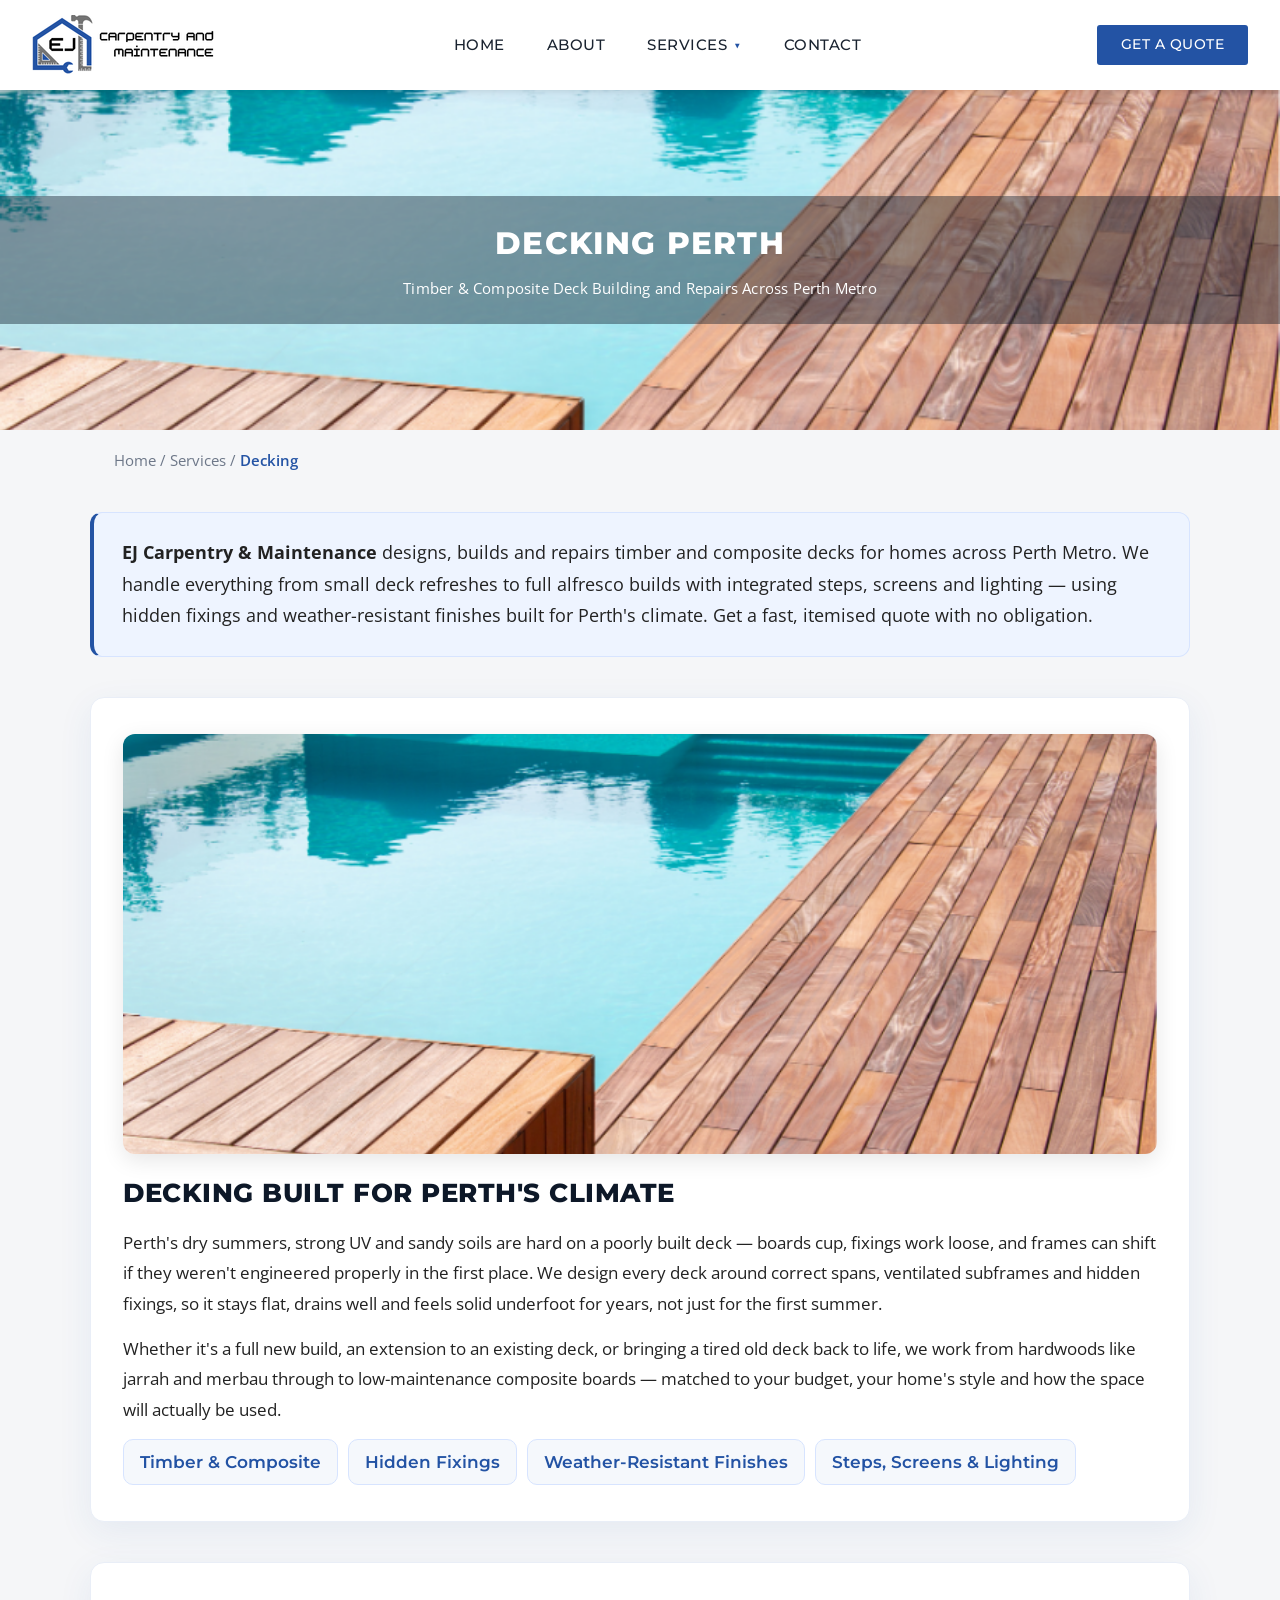
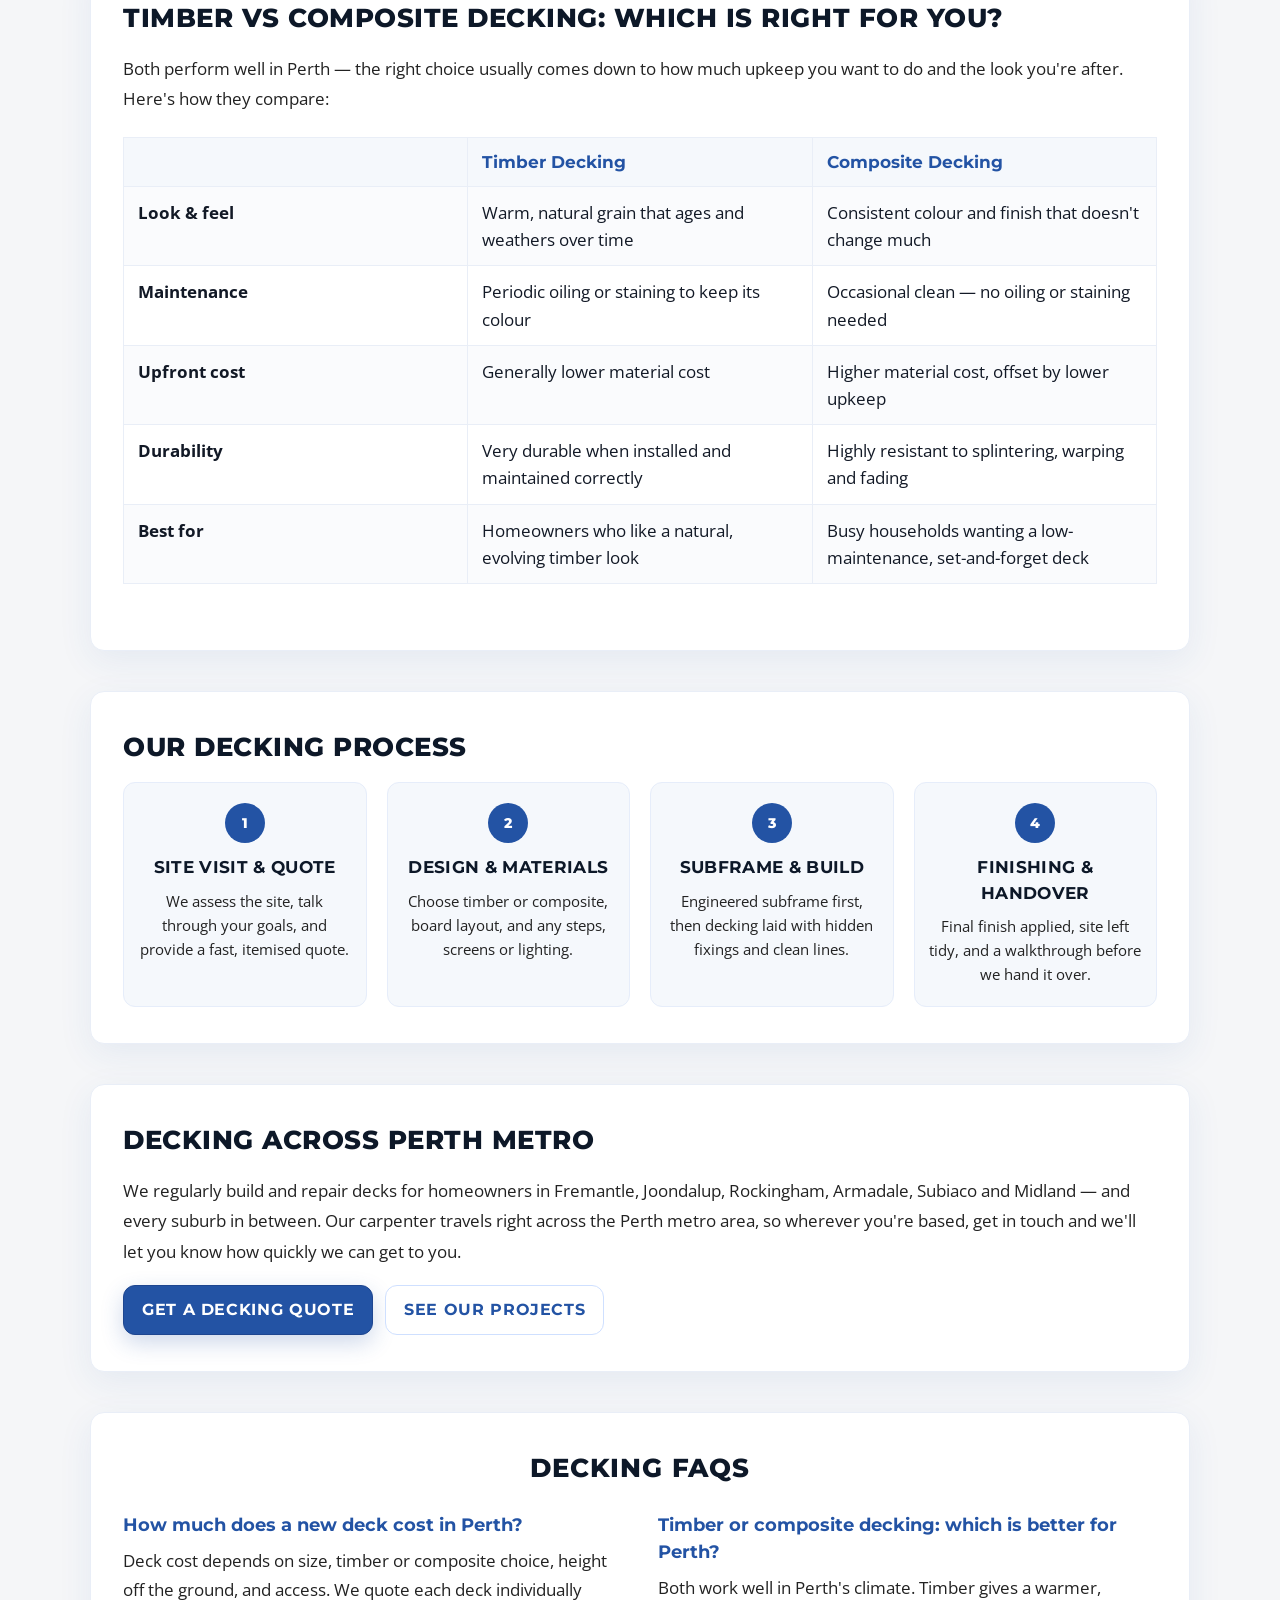
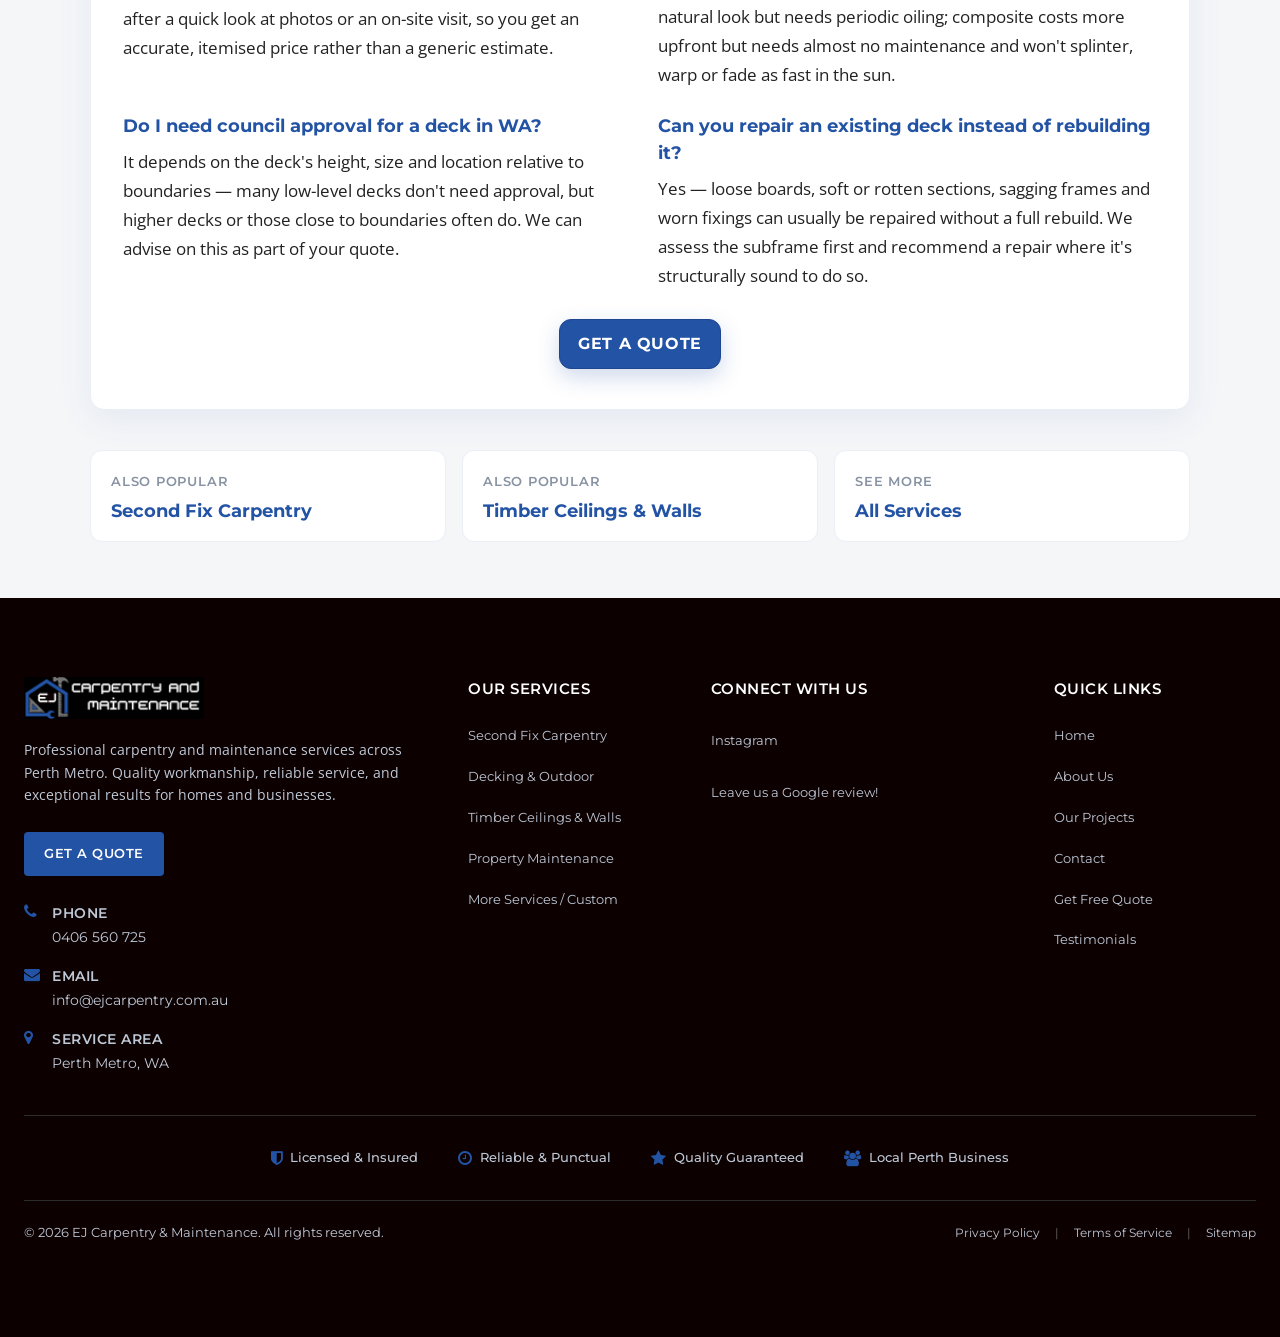
<file: page-decking.html>
<!DOCTYPE html>
<html lang="en-US">
<head>
    <!-- Basic Page Needs -->
    <meta charset="utf-8">
    <meta name="viewport" content="width=device-width, initial-scale=1, maximum-scale=1">
    <title>Decking Perth | Timber &amp; Composite Deck Builder – EJ Carpentry</title>
    <meta name="author" content="EJ Carpentry &amp; Maintenance">
    <meta name="description" content="Need decking built or repaired in Perth? EJ Carpentry &amp; Maintenance designs and builds timber &amp; composite decks across Perth Metro. Fully insured, fast quotes.">
    <meta name="keywords" content="decking Perth, deck builder Perth, timber decking Perth, composite decking Perth, deck repairs Perth, deck installation Perth Metro">

    <!-- Indexing -->
    <meta name="robots" content="index,follow,max-image-preview:large">
    <link rel="canonical" href="https://ej-carpentry.com.au/page-decking.html">
    <link rel="alternate" hreflang="en-au" href="https://ej-carpentry.com.au/page-decking.html">
    <link rel="alternate" hreflang="x-default" href="https://ej-carpentry.com.au/page-decking.html">

    <!-- Open Graph / Facebook -->
    <meta property="og:type" content="website">
    <meta property="og:locale" content="en_AU">
    <meta property="og:site_name" content="EJ Carpentry &amp; Maintenance">
    <meta property="og:title" content="Decking Perth | Timber &amp; Composite Deck Builder">
    <meta property="og:description" content="Timber and composite deck building &amp; repairs across Perth Metro. Hidden fixings, weather-resistant finishes, fully insured local carpenter.">
    <meta property="og:url" content="https://ej-carpentry.com.au/page-decking.html">
    <meta property="og:image" content="https://ej-carpentry.com.au/assets/ezimg/home/370x250/Ezra%20Photos/resized/deck.png">
    <meta property="og:image:alt" content="Timber pool deck built by EJ Carpentry in Perth">

    <!-- Twitter -->
    <meta name="twitter:card" content="summary_large_image">
    <meta name="twitter:title" content="Decking Perth | Timber &amp; Composite Deck Builder">
    <meta name="twitter:description" content="Timber and composite deck building &amp; repairs across Perth Metro.">
    <meta name="twitter:image" content="https://ej-carpentry.com.au/assets/ezimg/home/370x250/Ezra%20Photos/resized/deck.png">

    <!-- Theme / Favicon and Touch Icons  -->
    <meta name="theme-color" content="#0a0a0a">
    <link rel="shortcut icon" href="assets/img/ezfalcon.png">
    <link rel="apple-touch-icon-precomposed" href="assets/img/ezfalcon.png">
    <!-- Theme Style -->
    <link rel="stylesheet" type="text/css" href="style.css">
    <!-- Colors -->
    <link rel="stylesheet" type="text/css" href="assets/css/colors/color1.css" id="colors">

    <!-- Schema.org (Breadcrumbs + Service + FAQ) -->
    <script type="application/ld+json">
    {
      "@context": "https://schema.org",
      "@graph": [
        {
          "@type": "BreadcrumbList",
          "itemListElement": [
            { "@type": "ListItem", "position": 1, "name": "Home", "item": "https://ej-carpentry.com.au/" },
            { "@type": "ListItem", "position": 2, "name": "Services", "item": "https://ej-carpentry.com.au/page-services.html" },
            { "@type": "ListItem", "position": 3, "name": "Decking", "item": "https://ej-carpentry.com.au/page-decking.html" }
          ]
        },
        {
          "@type": "Service",
          "serviceType": "Decking",
          "name": "Decking Perth",
          "provider": { "@type": "LocalBusiness", "name": "EJ Carpentry & Maintenance", "url": "https://ej-carpentry.com.au/", "telephone": "+61406560725" },
          "areaServed": { "@type": "AdministrativeArea", "name": "Perth Metro, WA" },
          "url": "https://ej-carpentry.com.au/page-decking.html"
        },
        {
          "@type": "FAQPage",
          "mainEntity": [
            {
              "@type": "Question",
              "name": "How much does a new deck cost in Perth?",
              "acceptedAnswer": { "@type": "Answer", "text": "Deck cost depends on size, timber or composite choice, height off the ground, and access. We quote each deck individually after a quick look at photos or an on-site visit, so you get an accurate, itemised price rather than a generic estimate." }
            },
            {
              "@type": "Question",
              "name": "Timber or composite decking: which is better for Perth?",
              "acceptedAnswer": { "@type": "Answer", "text": "Both work well in Perth's climate. Timber (like jarrah or merbau) gives a warmer, natural look but needs periodic oiling; composite costs more upfront but needs almost no maintenance and won't splinter, warp or fade as fast in the sun. We can talk through both when we quote your job." }
            },
            {
              "@type": "Question",
              "name": "Do I need council approval for a deck in WA?",
              "acceptedAnswer": { "@type": "Answer", "text": "It depends on the deck's height, size and location relative to boundaries — many low-level decks don't need approval, but higher decks or those close to boundaries often do. We can advise on this as part of your quote." }
            },
            {
              "@type": "Question",
              "name": "Can you repair an existing deck instead of rebuilding it?",
              "acceptedAnswer": { "@type": "Answer", "text": "Yes — loose boards, soft or rotten sections, sagging frames and worn fixings can usually be repaired without a full rebuild. We assess the subframe first and recommend a repair where it's structurally sound to do so." }
            },
            {
              "@type": "Question",
              "name": "What suburbs do you build decks in?",
              "acceptedAnswer": { "@type": "Answer", "text": "We build and repair decks right across Perth Metro, including Fremantle, Joondalup, Rockingham, Armadale and every suburb in between. If you're within Perth Metro, we can generally get to you." }
            }
          ]
        }
      ]
    }
    </script>

    <style>
        body{background:#f5f6f8;}
        .page-wrap{max-width:1100px;margin:0 auto;padding:0 24px;}

        /* Answer capsule (direct-answer block for readers skimming + AI summarisation) */
        .answer-capsule{max-width:1100px;margin:40px auto 0;padding:24px 28px;background:#eef4ff;border:1px solid #d7e4ff;border-left:4px solid #2353a4;border-radius:12px}
        .answer-capsule p{font-family:'Open Sans',sans-serif;color:#121926;line-height:1.75;font-size:18px;margin:0}

        /* Generic content card (matches service-block visual language) */
        .info-card{max-width:1100px;margin:40px auto 0;padding:36px 32px;background:#fff;border:1px solid #e9eef7;border-radius:14px;box-shadow:0 10px 34px rgba(35,83,164,.08)}
        .info-card h2{font-family:'Montserrat',sans-serif;font-weight:800;color:#0d1828;text-transform:uppercase;letter-spacing:.02em;font-size:clamp(19px,2vw,26px);margin:0 0 16px}
        .info-card p{font-family:'Open Sans',sans-serif;color:#121926;line-height:1.8;font-size:17px;margin:0 0 14px}
        .info-card p:last-child{margin-bottom:0}

        /* Comparison table */
        .compare-table{width:100%;border-collapse:collapse;margin-top:8px;font-family:'Open Sans',sans-serif;font-size:17px}
        .compare-table th{background:#f5f8fc;color:#2353a4;font-family:'Montserrat',sans-serif;font-weight:700;text-align:left;padding:12px 14px;border:1px solid #e9eef7}
        .compare-table td{padding:12px 14px;border:1px solid #e9eef7;color:#121926;line-height:1.6;vertical-align:top}
        .compare-table tr:nth-child(even) td{background:#fafbfd}

        /* Process steps (graphic) */
        .process-grid{display:grid;grid-template-columns:repeat(4,1fr);gap:20px;margin-top:8px}
        .process-step{text-align:center;padding:20px 14px;background:#f5f8fc;border:1px solid #e6edfa;border-radius:12px}
        .process-num{width:40px;height:40px;line-height:40px;margin:0 auto 12px;border-radius:50%;background:#2353a4;color:#fff;font-family:'Montserrat',sans-serif;font-weight:800}
        .process-step h3{font-family:'Montserrat',sans-serif;font-weight:700;color:#0d1828;font-size:17px;margin:0 0 8px;text-transform:uppercase;letter-spacing:.02em}
        .process-step p{font-family:'Open Sans',sans-serif;color:#3a4658;font-size:15px;line-height:1.6;margin:0}

        /* Photo gallery */
        .photo-grid{display:grid;grid-template-columns:repeat(auto-fit,minmax(280px,1fr));gap:20px;margin-top:8px}
        .photo-grid img{width:100%;height:260px;object-fit:cover;border-radius:12px;box-shadow:0 6px 22px rgba(0,0,0,.10);display:block}

        /* Feature chips + CTAs (reused pattern) */
        .feature-chips{display:flex;flex-wrap:wrap;gap:10px;margin-top:2px}
        .chip{background:#f5f8fc;color:#2353a4;border:1px solid #d7e4ff;font-family:'Montserrat',sans-serif;font-weight:600;font-size:17px;padding:10px 16px;border-radius:10px}
        .cta-row{display:flex;flex-wrap:wrap;gap:12px;margin-top:18px}
        .btn-primary,.btn-secondary{display:inline-flex;align-items:center;justify-content:center;border-radius:12px;padding:12px 18px;font-family:'Montserrat',sans-serif;font-weight:700;text-transform:uppercase;letter-spacing:.04em;font-size:16px;transition:all .18s ease}
        .btn-primary{background:#2353a4;color:#fff;border:1px solid #1e4690;box-shadow:0 8px 22px rgba(35,83,164,.22)}
        .btn-primary:hover{transform:translateY(-1px);box-shadow:0 12px 26px rgba(35,83,164,.28);background:#1f4a98}
        .btn-secondary{background:#fff;color:#2353a4;border:1px solid #cfe0ff}
        .btn-secondary:hover{background:#f4f8ff;border-color:#bcd0ff}

        /* FAQ (matches page-services.html pattern) */
        .faq-section{max-width:1100px;margin:40px auto 0;padding:36px 32px 40px;background:#fff;border:1px solid #e9eef7;border-radius:14px;box-shadow:0 10px 34px rgba(35,83,164,.08)}
        .faq-title{font-family:'Montserrat',sans-serif;font-weight:800;color:#0d1828;text-transform:uppercase;letter-spacing:.03em;font-size:clamp(19px,2vw,26px);margin:0 0 24px;text-align:center}
        .faq-grid{display:grid;grid-template-columns:1fr 1fr;gap:24px 36px}
        .faq-question{font-family:'Montserrat',sans-serif;font-weight:700;color:#2353a4;font-size:18px;margin:0 0 8px}
        .faq-answer{font-family:'Open Sans',sans-serif;color:#121926;line-height:1.7;font-size:17px;margin:0}
        .faq-cta{justify-content:center;margin-top:28px}

        /* Cross-links to other services */
        .cross-links{max-width:1100px;margin:40px auto 56px;display:grid;grid-template-columns:repeat(3,1fr);gap:16px}
        .cross-link-card{display:block;background:#fff;border:1px solid #e9eef7;border-radius:12px;padding:18px 20px;text-decoration:none;transition:all .18s ease}
        .cross-link-card:hover{transform:translateY(-2px);box-shadow:0 10px 26px rgba(35,83,164,.12)}
        .cross-link-card .label{display:block;font-family:'Montserrat',sans-serif;font-weight:600;color:#8792a3;font-size:13px;text-transform:uppercase;letter-spacing:.06em;margin-bottom:6px}
        .cross-link-card .name{display:block;font-family:'Montserrat',sans-serif;font-weight:700;color:#2353a4;font-size:18px}

        @media (max-width:900px){
          .process-grid{grid-template-columns:1fr 1fr}
          .cross-links{grid-template-columns:1fr}
        }
        @media (max-width:700px){
          .info-card,.faq-section{padding:26px 20px}
          .faq-grid{grid-template-columns:1fr}
          .process-grid{grid-template-columns:1fr}
        }
      </style>

</head>
<body class="header-fixed page no-sidebar header-style-2 topbar-style-2 menu-has-search">

<!-- ========== NAVIGATION BAR START (DO NOT REMOVE) ========== -->
<!-- ========== NAVIGATION BAR START (DO NOT REMOVE) ========== -->
<!-- ========== NAVIGATION BAR START (DO NOT REMOVE) ========== -->
<div id="site-header-wrap">

    <style>
    /* Top Bar (unchanged) */
    .top-bar-desktop-only{
      background:#f5f5f5;border-bottom:1px solid #e0e0e0;
      font-family:'Open Sans',sans-serif;font-size:1em;color:#444;
      display:flex;justify-content:center;align-items:center;
    }
    #top-bar-inner{width:100%;display:flex;justify-content:center;}
    .top-bar-inner-wrap{width:100%;display:flex;justify-content:center;}
    .top-bar-content-centered-better{
      display:flex;justify-content:center;align-items:center;gap:48px;
      padding:8px 0;width:100%;
    }
    .top-bar-content-centered-better .service-area{color:#2353a4;font-weight:500;font-size:1em;display:flex;align-items:center;gap:6px;}
    .top-bar-content-centered-better .phone{color:#444;font-weight:500;font-size:1em;display:flex;align-items:center;gap:6px;}
    .topbar-separator{color:#bbb;font-size:1.2em;font-weight:400;margin:0 24px;}
    @media (max-width:900px){.top-bar-desktop-only{display:none!important;}}
    
    /* ===== Fixed Header (bulletproof) ===== */
    #site-header{
      position:fixed !important;
      top:0;left:0;right:0;
      z-index:1100;
      background:#fff;
      box-shadow:0 2px 5px rgba(0,0,0,.08);
    }
    
    /* Some themes toggle .is-fixed — keep behaviour consistent */
    #site-header.is-fixed{
      position:fixed !important; top:0 !important;
    }
    
    /* Smooth height transitions if the header shrinks on scroll later */
    #site-header,
    .custom-navbar-container{transition:height .2s ease, box-shadow .2s ease;}
    </style>
    
    <script>
    /* Push page content down by the exact header height */
    (function(){
      function setHeaderOffset(){
        var header=document.getElementById('site-header');
        if(!header) return;
        var h=header.offsetHeight;
        document.documentElement.style.setProperty('--header-offset', h+'px');
        document.body.style.paddingTop = h + 'px';
      }
      window.addEventListener('load', setHeaderOffset);
      window.addEventListener('resize', setHeaderOffset);
    })();
    </script>
    <header id="site-header">
        <div class="custom-navbar-container">
            <div class="navbar-logo">
                <a href="index.html" rel="home" class="main-logo">
                    <img src="assets/ezimg/logo/wlogo.png" alt="EJ Carpentry & Maintenance" width="186" height="39" data-retina="assets/img/logo-small@2x.png" data-width="186" data-height="39">
                </a>
            </div>
            <nav class="navbar-center-menu" id="main-navbar-menu">
                <ul class="navbar-menu">
                    <li><a href="index.html">HOME</a></li>
                    <li><a href="page-about.html">ABOUT</a></li>
                    <li class="menu-item-has-children services-dropdown">
                        <a href="page-services.html">SERVICES</a>
                        <ul class="sub-menu">
                            <li><a href="page-services.html">All services</a></li>
                            <li><a href="page-decking.html">Decking</a></li>
                            <li><a href="page-timber-ceilings-walls.html">Timber Ceilings &amp; Walls</a></li>
                            <li><a href="page-property-maintenance.html">Property Maintenance</a></li>
                            <li><a href="page-second-fix-carpentry.html">Second Fix Carpentry</a></li>
                            <li><a href="page-services.html#more">More / Custom</a></li>
                        </ul>
                    </li>

                    <li><a href="page-contact.html">CONTACT</a></li>
                </ul>
            </nav>
            <div class="navbar-right-group">
                <a href="page-contact.html" class="get-a-quote-btn">GET A QUOTE</a>
                <button class="navbar-hamburger" id="navbar-hamburger" aria-label="Open menu">
                    ☰
                </button>
            </div>
        </div>
    </header>
</div>
<!-- ========== NAVIGATION BAR END (DO NOT REMOVE) ========== -->

<!-- HERO SECTION -->
<div class="services-hero-section" style="position: relative; width: 100%; height: 340px; background: url('assets/ezimg/home/370x250/Ezra Photos/resized/deck.png') center center/cover no-repeat; display: flex; flex-direction: column; align-items: center; justify-content: center;">
    <div style="position: relative; z-index: 2; display: flex; flex-direction: column; align-items: center; justify-content: center; width: 100%; background: rgba(13,24,40,.42); padding: 24px;">
        <h1 style="color: #fff; font-family: 'Montserrat', sans-serif; font-size: 2.2em; font-weight: 800; text-transform: uppercase; letter-spacing: 1.2px; margin: 0 0 10px 0; text-align: center;">Decking Perth</h1>
        <div style="font-family: 'Open Sans', sans-serif; color: #fff; font-size: 1.08em; font-weight: 400; letter-spacing: 0.2px; text-align: center;">Timber &amp; Composite Deck Building and Repairs Across Perth Metro</div>
    </div>
</div>

<div class="page-wrap" style="margin-top:18px;font-family:'Open Sans',sans-serif;font-size:15px;color:#6d7788;">
  <a href="index.html" style="color:#6d7788;text-decoration:none;">Home</a> /
  <a href="page-services.html" style="color:#6d7788;text-decoration:none;">Services</a> /
  <span style="color:#2353a4;font-weight:600;">Decking</span>
</div>

<!-- ===================== ANSWER CAPSULE (AEO) ===================== -->
<div class="answer-capsule">
  <p><strong>EJ Carpentry &amp; Maintenance</strong> designs, builds and repairs timber and composite decks for homes across Perth Metro. We handle everything from small deck refreshes to full alfresco builds with integrated steps, screens and lighting — using hidden fixings and weather-resistant finishes built for Perth's climate. Get a fast, itemised quote with no obligation.</p>
</div>

<!-- ===================== INTRO + IMAGE ===================== -->
<div class="info-card">
  <img src="assets/ezimg/home/370x250/Ezra Photos/resized/deck.png" alt="Timber pool deck built by EJ Carpentry in Perth" style="width:100%;max-height:420px;object-fit:cover;border-radius:12px;margin-bottom:20px;box-shadow:0 6px 22px rgba(0,0,0,.10);display:block">
  <h2>Decking Built for Perth's Climate</h2>
  <p>Perth's dry summers, strong UV and sandy soils are hard on a poorly built deck — boards cup, fixings work loose, and frames can shift if they weren't engineered properly in the first place. We design every deck around correct spans, ventilated subframes and hidden fixings, so it stays flat, drains well and feels solid underfoot for years, not just for the first summer.</p>
  <p>Whether it's a full new build, an extension to an existing deck, or bringing a tired old deck back to life, we work from hardwoods like jarrah and merbau through to low-maintenance composite boards — matched to your budget, your home's style and how the space will actually be used.</p>
  <div class="feature-chips">
    <span class="chip">Timber &amp; Composite</span>
    <span class="chip">Hidden Fixings</span>
    <span class="chip">Weather-Resistant Finishes</span>
    <span class="chip">Steps, Screens &amp; Lighting</span>
  </div>
</div>

<!-- ===================== COMPARISON TABLE ===================== -->
<div class="info-card">
  <h2>Timber vs Composite Decking: Which Is Right for You?</h2>
  <p>Both perform well in Perth — the right choice usually comes down to how much upkeep you want to do and the look you're after. Here's how they compare:</p>
  <div style="overflow-x:auto;">
  <table class="compare-table">
    <tr><th></th><th>Timber Decking</th><th>Composite Decking</th></tr>
    <tr><td><strong>Look &amp; feel</strong></td><td>Warm, natural grain that ages and weathers over time</td><td>Consistent colour and finish that doesn't change much</td></tr>
    <tr><td><strong>Maintenance</strong></td><td>Periodic oiling or staining to keep its colour</td><td>Occasional clean — no oiling or staining needed</td></tr>
    <tr><td><strong>Upfront cost</strong></td><td>Generally lower material cost</td><td>Higher material cost, offset by lower upkeep</td></tr>
    <tr><td><strong>Durability</strong></td><td>Very durable when installed and maintained correctly</td><td>Highly resistant to splintering, warping and fading</td></tr>
    <tr><td><strong>Best for</strong></td><td>Homeowners who like a natural, evolving timber look</td><td>Busy households wanting a low-maintenance, set-and-forget deck</td></tr>
  </table>
  </div>
</div>

<!-- ===================== PROCESS ===================== -->
<div class="info-card">
  <h2>Our Decking Process</h2>
  <div class="process-grid">
    <div class="process-step">
      <div class="process-num">1</div>
      <h3>Site Visit &amp; Quote</h3>
      <p>We assess the site, talk through your goals, and provide a fast, itemised quote.</p>
    </div>
    <div class="process-step">
      <div class="process-num">2</div>
      <h3>Design &amp; Materials</h3>
      <p>Choose timber or composite, board layout, and any steps, screens or lighting.</p>
    </div>
    <div class="process-step">
      <div class="process-num">3</div>
      <h3>Subframe &amp; Build</h3>
      <p>Engineered subframe first, then decking laid with hidden fixings and clean lines.</p>
    </div>
    <div class="process-step">
      <div class="process-num">4</div>
      <h3>Finishing &amp; Handover</h3>
      <p>Final finish applied, site left tidy, and a walkthrough before we hand it over.</p>
    </div>
  </div>
</div>

<!-- ===================== SERVICE AREA ===================== -->
<div class="info-card">
  <h2>Decking Across Perth Metro</h2>
  <p>We regularly build and repair decks for homeowners in Fremantle, Joondalup, Rockingham, Armadale, Subiaco and Midland — and every suburb in between. Our carpenter travels right across the Perth metro area, so wherever you're based, get in touch and we'll let you know how quickly we can get to you.</p>
  <div class="cta-row">
    <a href="page-contact.html" class="btn-primary">Get a Decking Quote</a>
    <a href="projects.html" class="btn-secondary">See Our Projects</a>
  </div>
</div>

<!-- ===================== FAQ ===================== -->
<div class="faq-section">
  <h2 class="faq-title">Decking FAQs</h2>
  <div class="faq-grid">
    <div class="faq-item">
      <h3 class="faq-question">How much does a new deck cost in Perth?</h3>
      <p class="faq-answer">Deck cost depends on size, timber or composite choice, height off the ground, and access. We quote each deck individually after a quick look at photos or an on-site visit, so you get an accurate, itemised price rather than a generic estimate.</p>
    </div>
    <div class="faq-item">
      <h3 class="faq-question">Timber or composite decking: which is better for Perth?</h3>
      <p class="faq-answer">Both work well in Perth's climate. Timber gives a warmer, natural look but needs periodic oiling; composite costs more upfront but needs almost no maintenance and won't splinter, warp or fade as fast in the sun.</p>
    </div>
    <div class="faq-item">
      <h3 class="faq-question">Do I need council approval for a deck in WA?</h3>
      <p class="faq-answer">It depends on the deck's height, size and location relative to boundaries — many low-level decks don't need approval, but higher decks or those close to boundaries often do. We can advise on this as part of your quote.</p>
    </div>
    <div class="faq-item">
      <h3 class="faq-question">Can you repair an existing deck instead of rebuilding it?</h3>
      <p class="faq-answer">Yes — loose boards, soft or rotten sections, sagging frames and worn fixings can usually be repaired without a full rebuild. We assess the subframe first and recommend a repair where it's structurally sound to do so.</p>
    </div>
  </div>
  <div class="cta-row faq-cta">
    <a href="page-contact.html" class="btn-primary">Get a quote</a>
  </div>
</div>

<!-- ===================== CROSS-LINKS ===================== -->
<div class="cross-links">
  <a href="page-second-fix-carpentry.html" class="cross-link-card"><span class="label">Also Popular</span><span class="name">Second Fix Carpentry</span></a>
  <a href="page-timber-ceilings-walls.html" class="cross-link-card"><span class="label">Also Popular</span><span class="name">Timber Ceilings &amp; Walls</span></a>
  <a href="page-services.html" class="cross-link-card"><span class="label">See More</span><span class="name">All Services</span></a>
</div>


<!-- ========== FOOTER START (DO NOT REMOVE) ========== -->

<footer id="footer" class="custom-footer">
    <div class="footer-container">
        <!-- Footer Main Content -->
        <div class="footer-main">
            <!-- Company Info & Contact -->
            <div class="footer-section company-info">
                <img src="assets/ezimg/logo/blogo.png" alt="EJ Carpentry & Maintenance Logo" class="footer-logo">
                <p class="footer-description">
                    Professional carpentry and maintenance services across Perth Metro. Quality workmanship, reliable service, and exceptional results for homes and businesses.
                </p>
                <a href="page-contact.html" class="footer-quote-btn">GET A QUOTE</a>
                <div class="footer-contact-info">
                    <div class="contact-item">
                        <i class="fa fa-phone"></i>
                        <div>
                            <span class="contact-label">Phone</span>
                            <a href="tel:0406560725">0406 560 725</a>
                        </div>
                    </div>
                    <div class="contact-item">
                        <i class="fa fa-envelope"></i>
                        <div>
                            <span class="contact-label">Email</span>
                            <a href="mailto:info@ejcarpentry.com.au">info@ejcarpentry.com.au</a>
                        </div>
                    </div>
                    <div class="contact-item">
                        <i class="fa fa-map-marker"></i>
                        <div>
                            <span class="contact-label">Service Area</span>
                            <span>Perth Metro, WA</span>
                        </div>
                    </div>
                </div>
            </div>
            <!-- Services -->
            <div class="footer-section services-section">
                <h3 class="footer-heading">Our Services</h3>
                <ul class="footer-services-list">
                    <li><a href="page-second-fix-carpentry.html">Second Fix Carpentry</a></li>
                    <li><a href="page-decking.html">Decking & Outdoor</a></li>
                    <li><a href="page-timber-ceilings-walls.html">Timber Ceilings & Walls</a></li>
                    <li><a href="page-property-maintenance.html">Property Maintenance</a></li>
                    <li><a href="page-services.html#more">More Services / Custom</a></li>
                </ul>
            </div>
            <!-- Social Media & Quote -->
            <div class="footer-section social-quote-section">
                <h3 class="footer-heading">Connect With Us</h3>
                <div class="social-media-links">
                    <a href="https://www.instagram.com/ejcarpentryperth/" class="social-link instagram">
                        <span>Instagram</span>
                    </a>
                    <a href="https://www.google.com/search?sca_esv=08bd8e8cec846723&rlz=1C1RXQR_enAU1032AU1032&biw=1920&bih=919&sxsrf=AE3TifPeW49uuhjkOarSR4eZjUa18ZDEkw:1755004799136&si=AMgyJEtREmoPL4P1I5IDCfuA8gybfVI2d5Uj7QMwYCZHKDZ-E7YZXuAmds8Ypba2EKTiUzhorrMTKtE_ER0H8uKC8iXpspwUWaAnAVx9rw0KBTqGuSzBZEDGRECk1MGV3msphlt_KM6PScI9pFAr9roP03vHrYOXSw%3D%3D&q=EJ+Carpentry+%26+Maintenance+Reviews&sa=X&ved=2ahUKEwiFxYatroWPAxUmumMGHX4YATAQ0bkNegQIHhAC" class="social-link google">
                        <span>Leave us a Google review!</span>
                    </a>
                </div>
            </div>
            <!-- Quick Links -->
            <div class="footer-section quick-links">
                <h3 class="footer-heading">Quick Links</h3>
                <ul class="footer-links-list">
                    <li><a href="index.html">Home</a></li>
                    <li><a href="page-about.html">About Us</a></li>
                    <li><a href="projects.html">Our Projects</a></li>
                    <li><a href="page-contact.html">Contact</a></li>
                    <li><a href="page-contact.html">Get Free Quote</a></li>
                    <li><a href="page-testimonial.html">Testimonials</a></li>
                </ul>
            </div>
        </div>
        <!-- Trust Indicators -->
        <div class="footer-trust-section">
            <div class="trust-indicators">
                <div class="trust-item">
                    <i class="fa fa-shield"></i>
                    <span>Licensed & Insured</span>
                </div>
                <div class="trust-item">
                    <i class="fa fa-clock-o"></i>
                    <span>Reliable & Punctual</span>
                </div>
                <div class="trust-item">
                    <i class="fa fa-star"></i>
                    <span>Quality Guaranteed</span>
                </div>
                <div class="trust-item">
                    <i class="fa fa-users"></i>
                    <span>Local Perth Business</span>
                </div>
            </div>
        </div>
        <!-- Footer Bottom -->
        <div class="footer-bottom">
            <div class="footer-bottom-content">
                <div class="footer-copyright">
                    © <span id="footer-year"></span> EJ Carpentry & Maintenance. All rights reserved.
                </div>
                        <div class="footer-legal">
                            <a href="privacy.html">Privacy Policy</a>
                            <span class="separator">|</span>
                            <a href="terms-conditions.html">Terms of Service</a>
                            <span class="separator">|</span>
                            <a href="sitemap.html">Sitemap</a>
                        </div>
            </div>
        </div>
    </div>
</footer>

<!-- ========== FOOTER END ========== -->

<!-- Navbar CSS (copied from index.html) -->
<style>
.custom-navbar-container {
    display: flex;
    align-items: center;
    justify-content: space-between;
    max-width: 1400px;
    margin: 0 auto;
    padding: 0 32px;
    height: 90px;
    background: #fff;
    position: relative;
    z-index: 100;
}
.navbar-logo {
    flex: 0 0 auto;
    display: flex;
    align-items: center;
}
.navbar-center-menu {
    flex: 1 1 auto;
    display: flex;
    justify-content: center;
}
.navbar-menu {
    display: flex;
    gap: 38px;
    list-style: none;
    margin: 0;
    padding: 0;
    align-items: center;
}
.navbar-menu > li {
    position: relative;
}
.navbar-menu > li > a {
    font-family: 'Montserrat', sans-serif;
    font-size: 1.08em;
    font-weight: 500;
    color: #1a2330;
    text-decoration: none;
    text-transform: uppercase;
    letter-spacing: 0.5px;
    padding: 0 2px;
    transition: color 0.2s;
    background: none;
    border: none;
    outline: none;
    line-height: 90px;
    display: inline-block;
}
.navbar-menu > li > a:hover,
.navbar-menu > li > a:focus {
    color: #2353a4;
}
.services-dropdown {
    position: relative;
}
.services-dropdown > a:after {
    content: '\25BC';
    font-size: 0.7em;
    margin-left: 7px;
    vertical-align: middle;
    color: #2353a4;
}
.services-dropdown .sub-menu {
    display: none;
    position: absolute;
    left: 0;
    top: 100%;
    min-width: 210px;
    background: #fff;
    box-shadow: 0 4px 16px rgba(35,83,164,0.10);
    border-radius: 0 0 8px 8px;
    z-index: 1000;
    padding: 10px 0;
}
.services-dropdown:hover .sub-menu,
.services-dropdown:focus-within .sub-menu {
    display: block;
}
.services-dropdown .sub-menu li {
    width: 100%;
}
.services-dropdown .sub-menu a {
    display: block;
    padding: 10px 24px;
    color: #2353a4;
    font-family: 'Montserrat', sans-serif;
    font-size: 1em;
    font-weight: 500;
    text-decoration: none;
    transition: background 0.2s, color 0.2s;
    border: none;
    background: none;
}
.services-dropdown .sub-menu a:hover {
    background: #2353a4;
    color: #fff;
}
.navbar-right-group {
    display: flex;
    align-items: center;
    gap: 10px;
    min-width: 0;
}
.navbar-hamburger {
    display: none;
    background: none;
    border: none;
    cursor: pointer;
    margin-left: 8px;
    font-size: 28px;
    color: #2353a4;
    font-weight: bold;
    line-height: 1;
    padding: 8px;
    border-radius: 4px;
    transition: all 0.3s;
}
.navbar-hamburger:hover {
    background: #f0f0f0;
}
@media (max-width: 900px) {
    .top-bar-desktop-only {
        display: none !important;
    }
    .custom-navbar-container {
        padding: 0 4px;
        height: 76px;
    }
    .navbar-logo {
        padding-top: 8px;
        padding-bottom: 8px;
    }
    .navbar-logo img {
        width: 98px !important;
        height: auto !important;
        max-height: 32px;
    }
    .navbar-center-menu {
        display: none !important;
    }
    .navbar-hamburger {
        color: #2353a4 !important;
        background: none !important;
        border: none;
        font-size: 32px;
        font-weight: bold;
        line-height: 1;
        padding: 8px;
        border-radius: 4px;
        transition: all 0.3s;
        display: flex !important;
        align-items: center;
        justify-content: center;
    }
    .navbar-hamburger:focus,
    .navbar-hamburger:active,
    .navbar-hamburger:visited,
    .navbar-hamburger:hover {
        color: #2353a4 !important;
        background: none !important;
        outline: none !important;
    }
    .navbar-menu-mobile {
        display: flex;
        flex-direction: column;
        position: absolute;
        top: 60px;
        right: 0;
        width: 100vw;
        background: #fff;
        box-shadow: 0 4px 16px rgba(35,83,164,0.10);
        z-index: 2000;
        padding: 20px 0 10px 0;
        align-items: flex-start;
    }
    .navbar-menu-mobile li {
        width: 100%;
        padding: 0 24px;
        margin-bottom: 8px;
    }
    .navbar-menu-mobile li a {
        font-size: 1.1em;
        color: #222;
        font-weight: 500;
        line-height: 2.2;
        text-transform: uppercase;
        text-decoration: none;
        display: block;
        padding: 8px 0;
    }
    .navbar-menu-mobile .services-dropdown .sub-menu {
        position: static;
        box-shadow: none;
        border-radius: 0;
        min-width: 0;
        padding: 0;
        display: none;
    }
    .navbar-menu-mobile .services-dropdown.open .sub-menu {
        display: block;
    }
    .navbar-menu-mobile .services-dropdown > a:after {
        content: '\25BC';
        font-size: 0.7em;
        margin-left: 7px;
        vertical-align: middle;
        color: #222;
    }
    .navbar-menu-mobile .mobile-quote-btn {
        margin-top: 16px;
        padding: 0 24px;
    }
    .navbar-menu-mobile .mobile-quote-btn a {
        background: #2353a4;
        color: #fff;
        font-family: 'Montserrat', sans-serif;
        font-weight: 500;
        font-size: 1em;
        padding: 12px 24px;
        border: none;
        border-radius: 3px;
        text-transform: uppercase;
        letter-spacing: 0.5px;
        text-decoration: none;
        box-shadow: none;
        white-space: nowrap;
        height: auto;
        line-height: 1.7;
        vertical-align: middle;
        text-align: center;
        transition: background 0.2s, color 0.2s;
        display: block;
        width: 100%;
    }
    .navbar-menu-mobile .mobile-quote-btn a:hover {
        background: #19305a;
        color: #fff;
    }
    .get-a-quote-btn {
        display: none !important;
    }
    .navbar-right-group {
        gap: 0;
    }
}
</style>
<style>
.get-a-quote-btn {
    background: #2353a4 !important;
    color: #fff !important;
    font-family: 'Montserrat', sans-serif !important;
    font-weight: 500 !important;
    font-size: 1em !important;
    padding: 8px 24px !important;
    border: none !important;
    border-radius: 3px !important;
    text-transform: uppercase !important;
    letter-spacing: 0.5px !important;
    text-decoration: none !important;
    box-shadow: none !important;
    margin: 0 !important;
    white-space: nowrap !important;
    height: auto !important;
    line-height: 1.7 !important;
    vertical-align: middle !important;
    display: inline-block !important;
    transition: background 0.2s, color 0.2s !important;
    min-width: 0 !important;
    max-width: 100% !important;
    overflow: visible !important;
}
@media (max-width: 900px) {
    .get-a-quote-btn {
        display: none !important;
        visibility: hidden !important;
        opacity: 0 !important;
        position: absolute !important;
        left: -9999px !important;
    }
}
.get-a-quote-btn:hover {
    background: #19305a !important;
    color: #fff !important;
}
</style>
<!-- Navbar JS (copied from index.html) -->
<script>
// Hamburger menu toggle for mobile
const hamburger = document.getElementById('navbar-hamburger');
const mainMenu = document.getElementById('main-navbar-menu');
let mobileMenu = null;
function closeMobileMenu() {
    if (mobileMenu) {
        mobileMenu.remove();
        mobileMenu = null;
        hamburger.setAttribute('aria-expanded', 'false');
    }
}
function openMobileMenu() {
    closeMobileMenu();
    mobileMenu = document.createElement('ul');
    mobileMenu.className = 'navbar-menu-mobile';
    mobileMenu.innerHTML = `
        <li><a href="index.html">HOME</a></li>
        <li><a href="page-about.html">ABOUT</a></li>
        <li class="services-dropdown">
            <a href="page-services.html" tabindex="0">SERVICES</a>
            <ul class="sub-menu">
                <li><a href="page-second-fix-carpentry.html">Second Fix Carpentry</a></li>
                <li><a href="page-decking.html">Decking</a></li>
                <li><a href="page-timber-ceilings-walls.html">Timber Ceilings &amp; Walls</a></li>
                <li><a href="page-property-maintenance.html">Property Maintenance</a></li>
                <li><a href="page-services.html#more">More Services / Custom</a></li>
            </ul>
        </li>

        <li><a href="page-contact.html">CONTACT</a></li>
        <li class="mobile-quote-btn"><a href="page-contact.html">GET A QUOTE</a></li>
    `;
    document.querySelector('.custom-navbar-container').appendChild(mobileMenu);
    // Dropdown toggle for services
    const servicesDropdown = mobileMenu.querySelector('.services-dropdown > a');
    const subMenu = mobileMenu.querySelector('.services-dropdown .sub-menu');
    servicesDropdown.addEventListener('click', function(e) {
        e.preventDefault();
        this.parentElement.classList.toggle('open');
        this.setAttribute('aria-expanded', this.parentElement.classList.contains('open'));
    });
    servicesDropdown.addEventListener('keydown', function(e) {
        if (e.key === 'Enter' || e.key === ' ') {
            e.preventDefault();
            this.parentElement.classList.toggle('open');
            this.setAttribute('aria-expanded', this.parentElement.classList.contains('open'));
        }
    });
    subMenu.querySelectorAll('a').forEach(link => {
        link.addEventListener('click', function(e) {
            closeMobileMenu();
        });
    });
    mobileMenu.querySelectorAll('> li > a:not([href="page-services.html"])').forEach(link => {
        link.addEventListener('click', closeMobileMenu);
    });
    hamburger.setAttribute('aria-expanded', 'true');
}
hamburger.addEventListener('click', function() {
    if (mobileMenu) {
        closeMobileMenu();
    } else {
        openMobileMenu();
    }
});
hamburger.setAttribute('aria-expanded', 'false');
hamburger.setAttribute('tabindex', '0');
hamburger.addEventListener('keydown', function(e) {
    if (e.key === 'Enter' || e.key === ' ') {
        e.preventDefault();
        if (mobileMenu) {
            closeMobileMenu();
        } else {
            openMobileMenu();
        }
    }
});
window.addEventListener('resize', function() {
    if (window.innerWidth > 900) {
        closeMobileMenu();
    }
});
</script>
<!-- ========== END NAVBAR CSS & JS ========== -->

<!-- Footer CSS (copied from index.html) -->
<style>
.custom-footer {
    background: #1d1d1d;
    color: #fff;
    padding: 60px 0 0 0;
    font-family: 'Montserrat', sans-serif;
}
.footer-container {
    max-width: 1400px;
    margin: 0 auto;
    padding: 0 24px;
}
.footer-main {
    display: grid;
    grid-template-columns: 2fr 1fr 1.5fr 1fr;
    gap: 40px;
    padding-bottom: 40px;
    border-bottom: 1px solid #2c2c2c;
}
.company-info {
    grid-column: 1;
}
.footer-logo {
    width: 180px;
    height: auto;
    margin-bottom: 20px;
}
.footer-description {
    color: #bfc8d6 !important;
    font-size: 1em;
    line-height: 1.6;
    margin-bottom: 25px;
    font-family: 'Open Sans', sans-serif;
}
.footer-contact-info {
    display: flex;
    flex-direction: column;
    gap: 15px;
}
.contact-item {
    display: flex;
    align-items: flex-start;
    gap: 12px;
}
.contact-item i {
    color: #2353a4;
    font-size: 16px;
    margin-top: 2px;
    width: 16px;
}
.contact-item div {
    display: flex;
    flex-direction: column;
}
.contact-label {
    color: #fff;
    font-size: 0.9em;
    font-weight: 600;
    text-transform: uppercase;
    letter-spacing: 0.5px;
}
.contact-item a, .contact-item span {
    color: #bfc8d6;
    text-decoration: none;
    font-size: 1em;
    transition: color 0.2s;
}
.contact-item a:hover {
    color: #2353a4;
}
.services-section {
    grid-column: 2;
}
.footer-heading {
    color: #fff;
    font-size: 1.1em;
    font-weight: 600;
    margin-bottom: 20px;
    text-transform: uppercase;
    letter-spacing: 0.5px;
}
.footer-services-list, .footer-links-list {
    list-style: none;
    padding: 0;
    margin: 0;
    display: flex;
    flex-direction: column;
    gap: 10px;
}
.footer-services-list a, .footer-links-list a {
    color: #bfc8d6;
    text-decoration: none;
    font-size: 0.95em;
    transition: color 0.2s;
    display: block;
    padding: 2px 0;
}
.footer-services-list a:hover, .footer-links-list a:hover {
    color: #2353a4;
}
.social-quote-section {
    grid-column: 3;
}
.social-media-links {
    display: flex;
    flex-direction: column;
    gap: 12px;
    margin-bottom: 25px;
}
.social-link {
    display: block;
    color: #bfc8d6;
    text-decoration: none;
    font-size: 0.95em;
    transition: color 0.2s;
    padding: 8px 0;
}
.social-link:hover {
    color: #2353a4;
}
.footer-quote-section {
    background: rgba(35, 83, 164, 0.1);
    padding: 20px;
    border-radius: 6px;
    border: 1px solid rgba(35, 83, 164, 0.2);
    margin-bottom: 25px;
}
.footer-quote-section h4 {
    color: #fff;
    font-size: 1em;
    font-weight: 600;
    margin-bottom: 8px;
    text-transform: uppercase;
    letter-spacing: 0.3px;
}
.footer-quote-section p {
    color: #fff;
    font-size: 0.9em;
    margin-bottom: 15px;
    line-height: 1.4;
    font-family: 'Open Sans', sans-serif;
}
.footer-quote-btn {
    display: inline-block;
    background: #2353a4;
    color: #fff;
    padding: 10px 20px;
    text-decoration: none;
    font-size: 0.9em;
    font-weight: 600;
    text-transform: uppercase;
    letter-spacing: 0.5px;
    border-radius: 4px;
    transition: background 0.2s;
    text-align: center;
    width: auto;
    margin-bottom: 25px;
}
.footer-quote-btn:hover {
    background: #19305a;
    color: #fff;
}
.quick-links {
    grid-column: 4;
}
.footer-trust-section {
    padding: 30px 0;
    border-bottom: 1px solid #2c2c2c;
}
.trust-indicators {
    display: flex;
    justify-content: center;
    gap: 40px;
    flex-wrap: wrap;
}
.trust-item {
    display: flex;
    align-items: center;
    gap: 8px;
    color: #bfc8d6;
    font-size: 0.9em;
    font-weight: 500;
}
.trust-item i {
    color: #2353a4;
    font-size: 16px;
}
.footer-bottom {
    padding: 20px 0;
}
.footer-bottom-content {
    display: flex;
    justify-content: space-between;
    align-items: center;
    flex-wrap: wrap;
    gap: 20px;
}
.footer-copyright {
    color: #bfc8d6;
    font-size: 0.9em;
}
.footer-legal {
    display: flex;
    align-items: center;
    gap: 15px;
    flex-wrap: wrap;
}
.footer-legal a {
    color: #bfc8d6;
    text-decoration: none;
    font-size: 0.85em;
    transition: color 0.2s;
}
.footer-legal a:hover {
    color: #2353a4;
}
.separator {
    color: #666;
    font-size: 0.85em;
}
@media (max-width: 1024px) {
    .footer-main {
        grid-template-columns: 1fr 1fr;
        gap: 30px;
    }
    .company-info {
        grid-column: 1 / -1;
    }
    .services-section {
        grid-column: 1;
    }
    .social-quote-section {
        grid-column: 2;
    }
    .quick-links {
        grid-column: 1 / -1;
    }
}
@media (max-width: 700px) {
    .custom-footer {
        padding: 40px 0 0 0;
    }
    .footer-main {
        grid-template-columns: 1fr;
        gap: 30px;
    }
    .company-info, .services-section, .social-quote-section, .quick-links {
        grid-column: 1;
    }
    .trust-indicators {
        gap: 20px;
    }
    .footer-bottom-content {
        flex-direction: column;
        text-align: center;
    }
}
</style>
<script>
// Set current year in copyright
    document.addEventListener('DOMContentLoaded', function() {
        var yearSpan = document.getElementById('footer-year');
        if (yearSpan) yearSpan.textContent = new Date().getFullYear();
    });
</script>
</body>
</html>
</file>
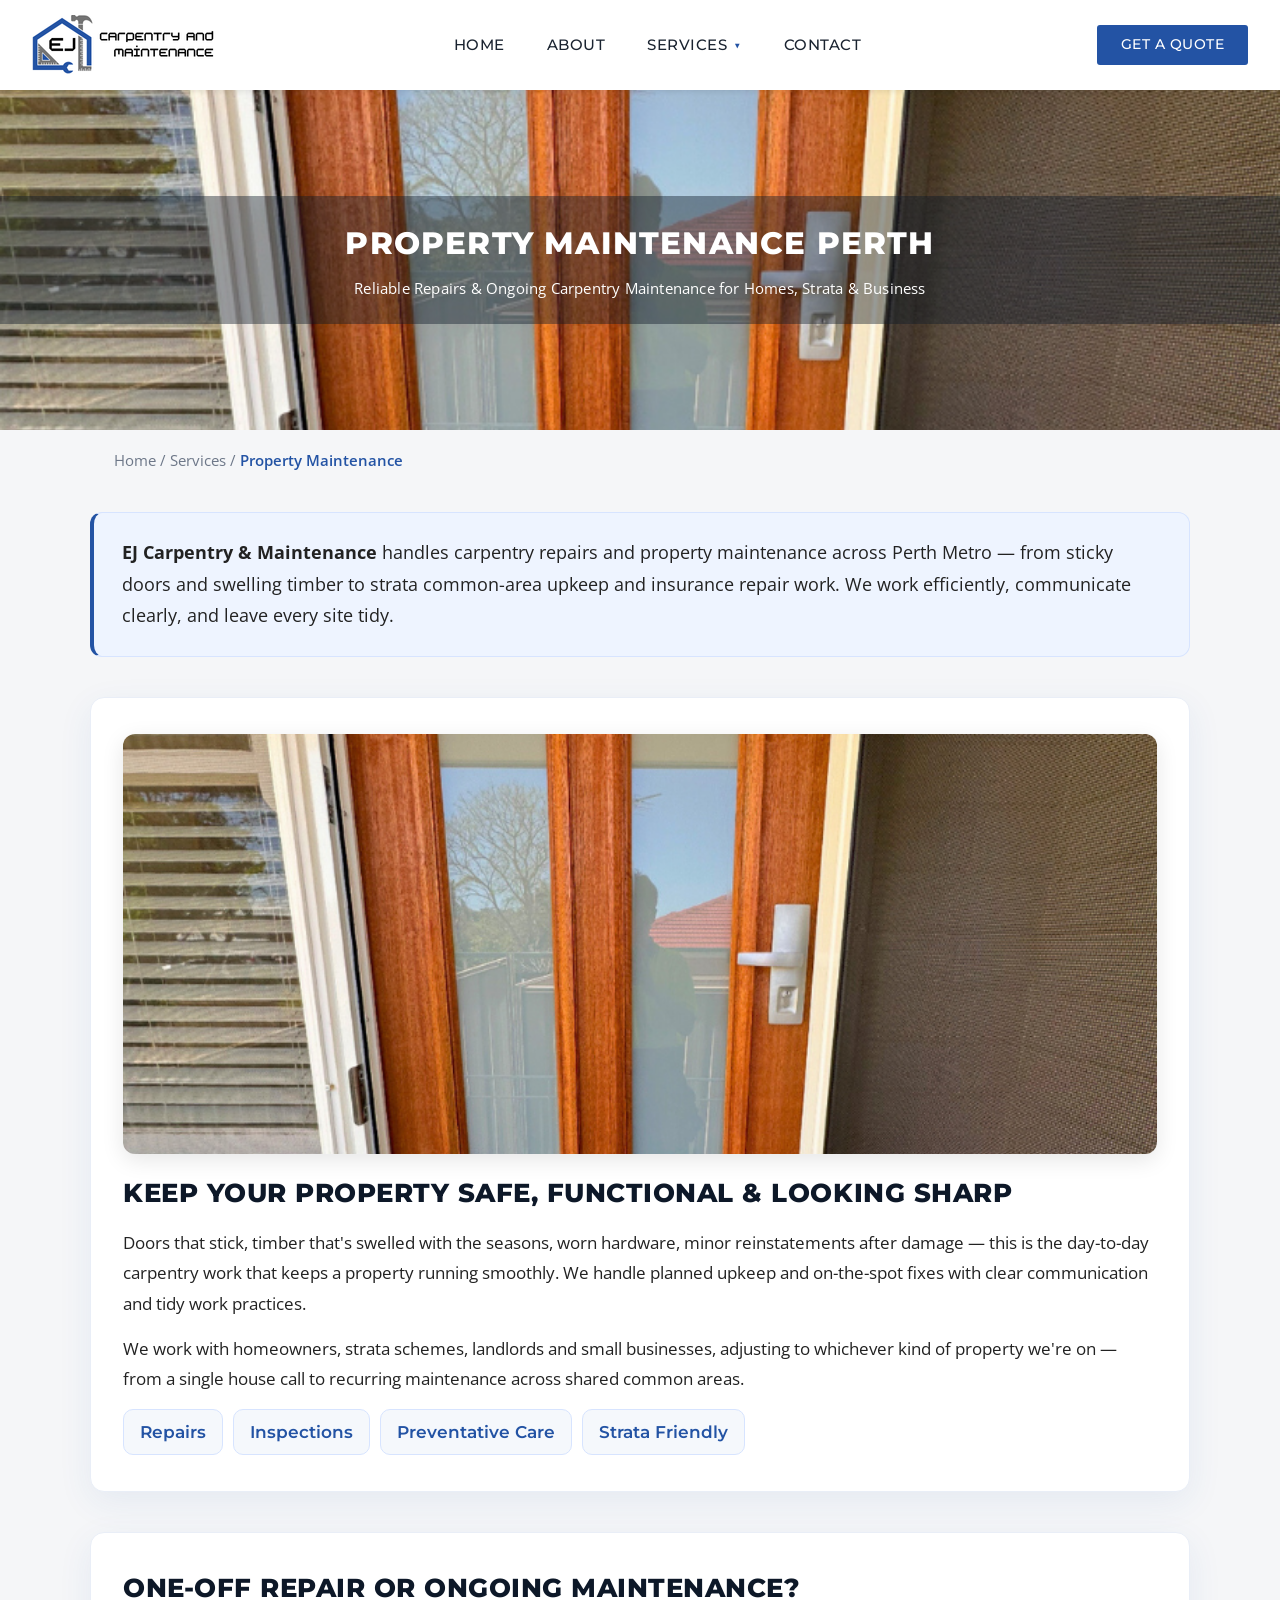
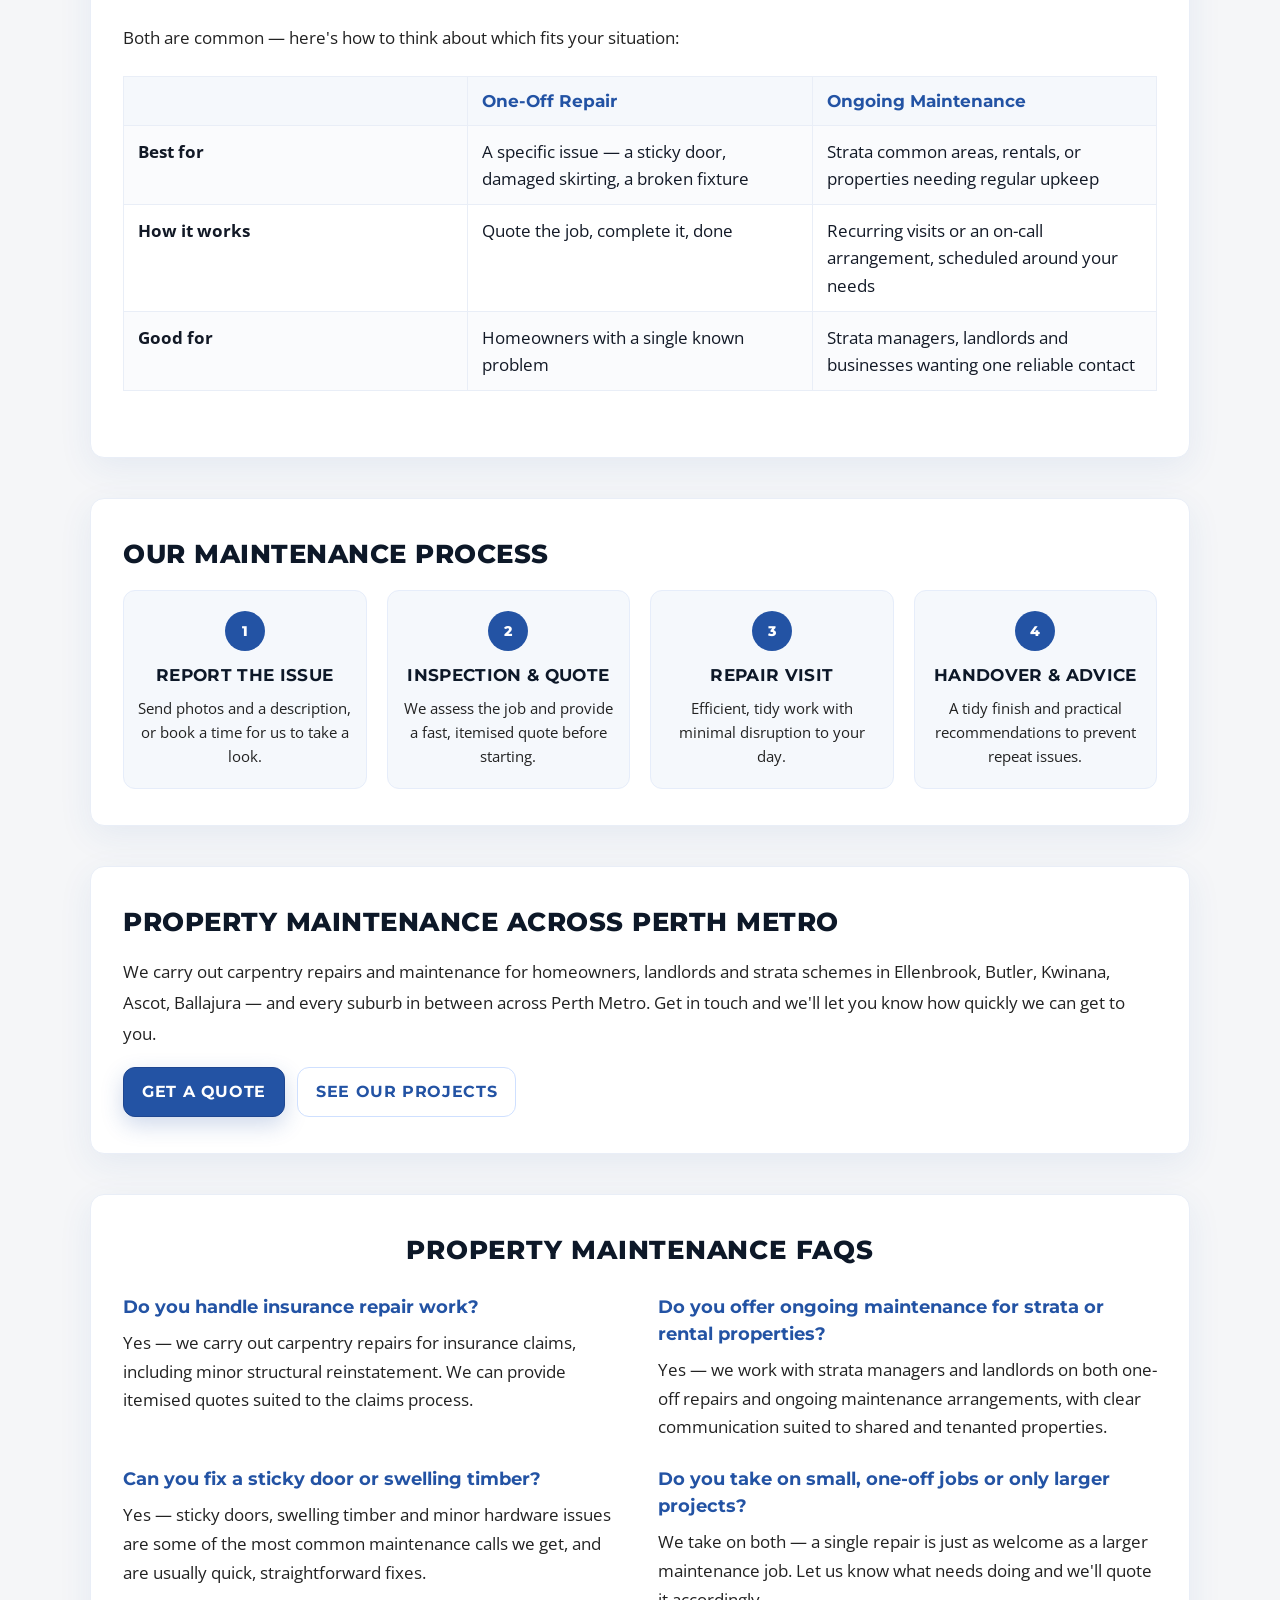
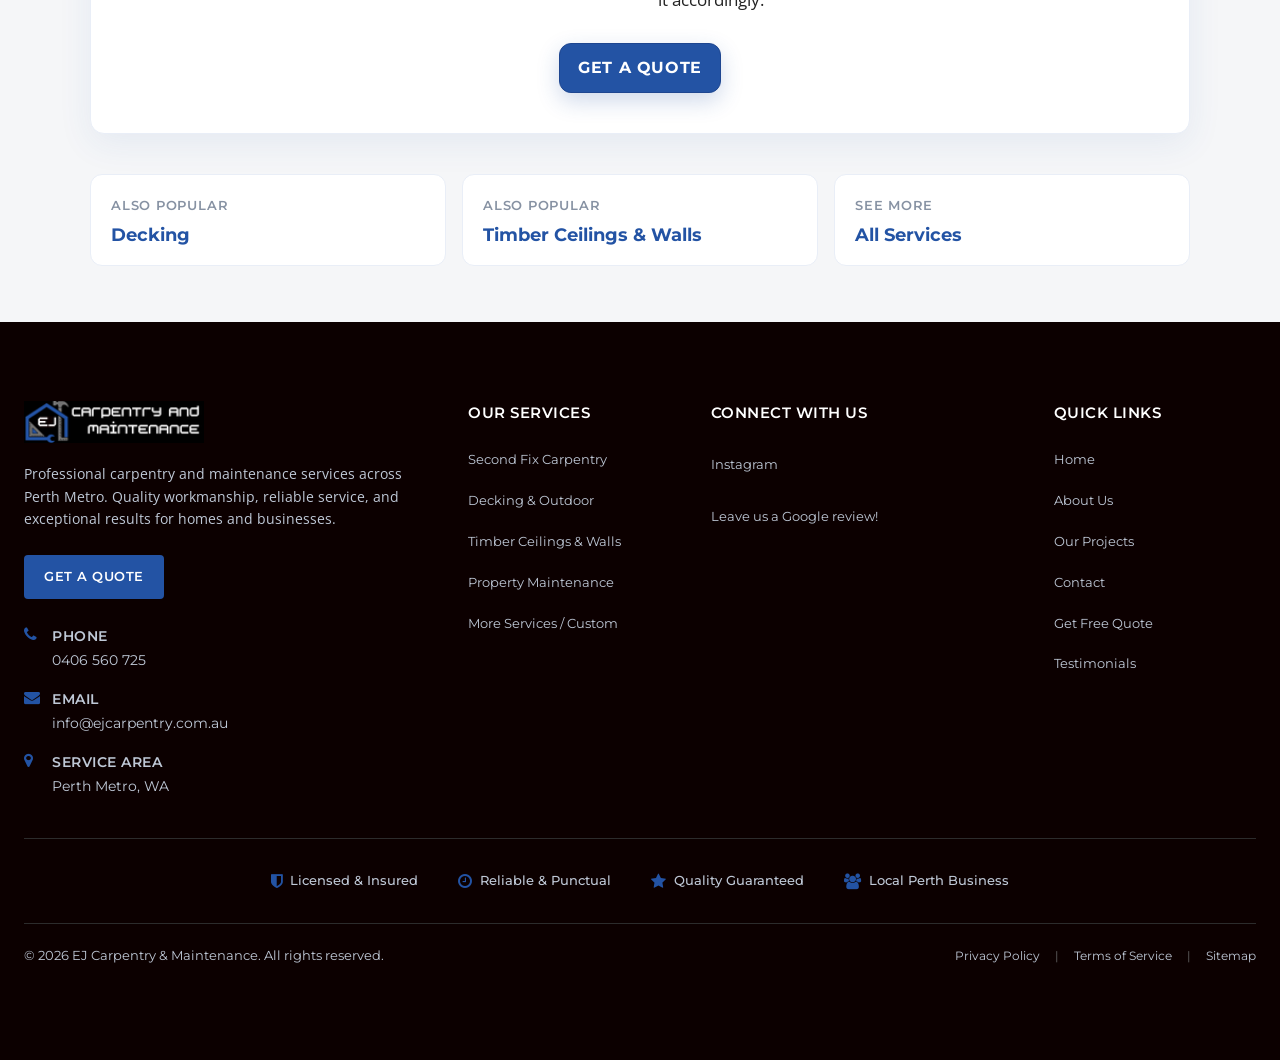
<file: page-property-maintenance.html>
<!DOCTYPE html>
<html lang="en-US">
<head>
    <!-- Basic Page Needs -->
    <meta charset="utf-8">
    <meta name="viewport" content="width=device-width, initial-scale=1, maximum-scale=1">
    <title>Property Maintenance Perth | Carpentry Repairs &amp; Handyman – EJ Carpentry</title>
    <meta name="author" content="EJ Carpentry &amp; Maintenance">
    <meta name="description" content="Ongoing property maintenance and carpentry repairs across Perth Metro. Sticky doors, timber repairs, strata common areas, insurance repairs. Fully insured.">
    <meta name="keywords" content="property maintenance Perth, carpentry repairs Perth, handyman carpenter Perth, strata maintenance Perth, insurance repairs Perth, door repairs Perth">

    <!-- Indexing -->
    <meta name="robots" content="index,follow,max-image-preview:large">
    <link rel="canonical" href="https://ej-carpentry.com.au/page-property-maintenance.html">
    <link rel="alternate" hreflang="en-au" href="https://ej-carpentry.com.au/page-property-maintenance.html">
    <link rel="alternate" hreflang="x-default" href="https://ej-carpentry.com.au/page-property-maintenance.html">

    <!-- Open Graph / Facebook -->
    <meta property="og:type" content="website">
    <meta property="og:locale" content="en_AU">
    <meta property="og:site_name" content="EJ Carpentry &amp; Maintenance">
    <meta property="og:title" content="Property Maintenance Perth | Carpentry Repairs &amp; Handyman">
    <meta property="og:description" content="Reliable carpentry repairs and property maintenance across Perth Metro. Strata-friendly, insurance repairs, fully insured local carpenter.">
    <meta property="og:url" content="https://ej-carpentry.com.au/page-property-maintenance.html">
    <meta property="og:image" content="https://ej-carpentry.com.au/assets/ezimg/home/370x250/Ezra%20Photos/resized/Door1.png">
    <meta property="og:image:alt" content="Timber front door serviced by EJ Carpentry in Perth">

    <!-- Twitter -->
    <meta name="twitter:card" content="summary_large_image">
    <meta name="twitter:title" content="Property Maintenance Perth | Carpentry Repairs &amp; Handyman">
    <meta name="twitter:description" content="Reliable carpentry repairs and property maintenance across Perth Metro.">
    <meta name="twitter:image" content="https://ej-carpentry.com.au/assets/ezimg/home/370x250/Ezra%20Photos/resized/Door1.png">

    <!-- Theme / Favicon and Touch Icons  -->
    <meta name="theme-color" content="#0a0a0a">
    <link rel="shortcut icon" href="assets/img/ezfalcon.png">
    <link rel="apple-touch-icon-precomposed" href="assets/img/ezfalcon.png">
    <!-- Theme Style -->
    <link rel="stylesheet" type="text/css" href="style.css">
    <!-- Colors -->
    <link rel="stylesheet" type="text/css" href="assets/css/colors/color1.css" id="colors">

    <!-- Schema.org (Breadcrumbs + Service + FAQ) -->
    <script type="application/ld+json">
    {
      "@context": "https://schema.org",
      "@graph": [
        {
          "@type": "BreadcrumbList",
          "itemListElement": [
            { "@type": "ListItem", "position": 1, "name": "Home", "item": "https://ej-carpentry.com.au/" },
            { "@type": "ListItem", "position": 2, "name": "Services", "item": "https://ej-carpentry.com.au/page-services.html" },
            { "@type": "ListItem", "position": 3, "name": "Property Maintenance", "item": "https://ej-carpentry.com.au/page-property-maintenance.html" }
          ]
        },
        {
          "@type": "Service",
          "serviceType": "Property Maintenance",
          "name": "Property Maintenance Perth",
          "provider": { "@type": "LocalBusiness", "name": "EJ Carpentry & Maintenance", "url": "https://ej-carpentry.com.au/", "telephone": "+61406560725" },
          "areaServed": { "@type": "AdministrativeArea", "name": "Perth Metro, WA" },
          "url": "https://ej-carpentry.com.au/page-property-maintenance.html"
        },
        {
          "@type": "FAQPage",
          "mainEntity": [
            {
              "@type": "Question",
              "name": "Do you handle insurance repair work?",
              "acceptedAnswer": { "@type": "Answer", "text": "Yes — we carry out carpentry repairs for insurance claims, including minor structural reinstatement. We can provide itemised quotes suited to the claims process." }
            },
            {
              "@type": "Question",
              "name": "Do you offer ongoing maintenance for strata or rental properties?",
              "acceptedAnswer": { "@type": "Answer", "text": "Yes — we work with strata managers and landlords on both one-off repairs and ongoing maintenance arrangements, with clear communication and tidy work practices suited to shared and tenanted properties." }
            },
            {
              "@type": "Question",
              "name": "Can you fix a sticky door or swelling timber?",
              "acceptedAnswer": { "@type": "Answer", "text": "Yes — sticky doors, swelling timber and minor hardware issues are some of the most common maintenance calls we get, and are usually quick, straightforward fixes." }
            },
            {
              "@type": "Question",
              "name": "Do you take on small, one-off jobs or only larger projects?",
              "acceptedAnswer": { "@type": "Answer", "text": "We take on both — a single repair is just as welcome as a larger maintenance job. Let us know what needs doing and we'll quote it accordingly." }
            }
          ]
        }
      ]
    }
    </script>

    <style>
        body{background:#f5f6f8;}
        .page-wrap{max-width:1100px;margin:0 auto;padding:0 24px;}

        /* Answer capsule (direct-answer block for readers skimming + AI summarisation) */
        .answer-capsule{max-width:1100px;margin:40px auto 0;padding:24px 28px;background:#eef4ff;border:1px solid #d7e4ff;border-left:4px solid #2353a4;border-radius:12px}
        .answer-capsule p{font-family:'Open Sans',sans-serif;color:#121926;line-height:1.75;font-size:18px;margin:0}

        /* Generic content card (matches service-block visual language) */
        .info-card{max-width:1100px;margin:40px auto 0;padding:36px 32px;background:#fff;border:1px solid #e9eef7;border-radius:14px;box-shadow:0 10px 34px rgba(35,83,164,.08)}
        .info-card h2{font-family:'Montserrat',sans-serif;font-weight:800;color:#0d1828;text-transform:uppercase;letter-spacing:.02em;font-size:clamp(19px,2vw,26px);margin:0 0 16px}
        .info-card p{font-family:'Open Sans',sans-serif;color:#121926;line-height:1.8;font-size:17px;margin:0 0 14px}
        .info-card p:last-child{margin-bottom:0}

        /* Comparison table */
        .compare-table{width:100%;border-collapse:collapse;margin-top:8px;font-family:'Open Sans',sans-serif;font-size:17px}
        .compare-table th{background:#f5f8fc;color:#2353a4;font-family:'Montserrat',sans-serif;font-weight:700;text-align:left;padding:12px 14px;border:1px solid #e9eef7}
        .compare-table td{padding:12px 14px;border:1px solid #e9eef7;color:#121926;line-height:1.6;vertical-align:top}
        .compare-table tr:nth-child(even) td{background:#fafbfd}

        /* Process steps (graphic) */
        .process-grid{display:grid;grid-template-columns:repeat(4,1fr);gap:20px;margin-top:8px}
        .process-step{text-align:center;padding:20px 14px;background:#f5f8fc;border:1px solid #e6edfa;border-radius:12px}
        .process-num{width:40px;height:40px;line-height:40px;margin:0 auto 12px;border-radius:50%;background:#2353a4;color:#fff;font-family:'Montserrat',sans-serif;font-weight:800}
        .process-step h3{font-family:'Montserrat',sans-serif;font-weight:700;color:#0d1828;font-size:17px;margin:0 0 8px;text-transform:uppercase;letter-spacing:.02em}
        .process-step p{font-family:'Open Sans',sans-serif;color:#3a4658;font-size:15px;line-height:1.6;margin:0}

        /* Photo gallery */
        .photo-grid{display:grid;grid-template-columns:repeat(auto-fit,minmax(280px,1fr));gap:20px;margin-top:8px}
        .photo-grid img{width:100%;height:260px;object-fit:cover;border-radius:12px;box-shadow:0 6px 22px rgba(0,0,0,.10);display:block}

        /* Feature chips + CTAs (reused pattern) */
        .feature-chips{display:flex;flex-wrap:wrap;gap:10px;margin-top:2px}
        .chip{background:#f5f8fc;color:#2353a4;border:1px solid #d7e4ff;font-family:'Montserrat',sans-serif;font-weight:600;font-size:17px;padding:10px 16px;border-radius:10px}
        .cta-row{display:flex;flex-wrap:wrap;gap:12px;margin-top:18px}
        .btn-primary,.btn-secondary{display:inline-flex;align-items:center;justify-content:center;border-radius:12px;padding:12px 18px;font-family:'Montserrat',sans-serif;font-weight:700;text-transform:uppercase;letter-spacing:.04em;font-size:16px;transition:all .18s ease}
        .btn-primary{background:#2353a4;color:#fff;border:1px solid #1e4690;box-shadow:0 8px 22px rgba(35,83,164,.22)}
        .btn-primary:hover{transform:translateY(-1px);box-shadow:0 12px 26px rgba(35,83,164,.28);background:#1f4a98}
        .btn-secondary{background:#fff;color:#2353a4;border:1px solid #cfe0ff}
        .btn-secondary:hover{background:#f4f8ff;border-color:#bcd0ff}

        /* FAQ (matches page-services.html pattern) */
        .faq-section{max-width:1100px;margin:40px auto 0;padding:36px 32px 40px;background:#fff;border:1px solid #e9eef7;border-radius:14px;box-shadow:0 10px 34px rgba(35,83,164,.08)}
        .faq-title{font-family:'Montserrat',sans-serif;font-weight:800;color:#0d1828;text-transform:uppercase;letter-spacing:.03em;font-size:clamp(19px,2vw,26px);margin:0 0 24px;text-align:center}
        .faq-grid{display:grid;grid-template-columns:1fr 1fr;gap:24px 36px}
        .faq-question{font-family:'Montserrat',sans-serif;font-weight:700;color:#2353a4;font-size:18px;margin:0 0 8px}
        .faq-answer{font-family:'Open Sans',sans-serif;color:#121926;line-height:1.7;font-size:17px;margin:0}
        .faq-cta{justify-content:center;margin-top:28px}

        /* Cross-links to other services */
        .cross-links{max-width:1100px;margin:40px auto 56px;display:grid;grid-template-columns:repeat(3,1fr);gap:16px}
        .cross-link-card{display:block;background:#fff;border:1px solid #e9eef7;border-radius:12px;padding:18px 20px;text-decoration:none;transition:all .18s ease}
        .cross-link-card:hover{transform:translateY(-2px);box-shadow:0 10px 26px rgba(35,83,164,.12)}
        .cross-link-card .label{display:block;font-family:'Montserrat',sans-serif;font-weight:600;color:#8792a3;font-size:13px;text-transform:uppercase;letter-spacing:.06em;margin-bottom:6px}
        .cross-link-card .name{display:block;font-family:'Montserrat',sans-serif;font-weight:700;color:#2353a4;font-size:18px}

        @media (max-width:900px){
          .process-grid{grid-template-columns:1fr 1fr}
          .cross-links{grid-template-columns:1fr}
        }
        @media (max-width:700px){
          .info-card,.faq-section{padding:26px 20px}
          .faq-grid{grid-template-columns:1fr}
          .process-grid{grid-template-columns:1fr}
        }
      </style>

</head>
<body class="header-fixed page no-sidebar header-style-2 topbar-style-2 menu-has-search">

<!-- ========== NAVIGATION BAR START (DO NOT REMOVE) ========== -->
<!-- ========== NAVIGATION BAR START (DO NOT REMOVE) ========== -->
<!-- ========== NAVIGATION BAR START (DO NOT REMOVE) ========== -->
<div id="site-header-wrap">

    <style>
    /* Top Bar (unchanged) */
    .top-bar-desktop-only{
      background:#f5f5f5;border-bottom:1px solid #e0e0e0;
      font-family:'Open Sans',sans-serif;font-size:1em;color:#444;
      display:flex;justify-content:center;align-items:center;
    }
    #top-bar-inner{width:100%;display:flex;justify-content:center;}
    .top-bar-inner-wrap{width:100%;display:flex;justify-content:center;}
    .top-bar-content-centered-better{
      display:flex;justify-content:center;align-items:center;gap:48px;
      padding:8px 0;width:100%;
    }
    .top-bar-content-centered-better .service-area{color:#2353a4;font-weight:500;font-size:1em;display:flex;align-items:center;gap:6px;}
    .top-bar-content-centered-better .phone{color:#444;font-weight:500;font-size:1em;display:flex;align-items:center;gap:6px;}
    .topbar-separator{color:#bbb;font-size:1.2em;font-weight:400;margin:0 24px;}
    @media (max-width:900px){.top-bar-desktop-only{display:none!important;}}
    
    /* ===== Fixed Header (bulletproof) ===== */
    #site-header{
      position:fixed !important;
      top:0;left:0;right:0;
      z-index:1100;
      background:#fff;
      box-shadow:0 2px 5px rgba(0,0,0,.08);
    }
    
    /* Some themes toggle .is-fixed — keep behaviour consistent */
    #site-header.is-fixed{
      position:fixed !important; top:0 !important;
    }
    
    /* Smooth height transitions if the header shrinks on scroll later */
    #site-header,
    .custom-navbar-container{transition:height .2s ease, box-shadow .2s ease;}
    </style>
    
    <script>
    /* Push page content down by the exact header height */
    (function(){
      function setHeaderOffset(){
        var header=document.getElementById('site-header');
        if(!header) return;
        var h=header.offsetHeight;
        document.documentElement.style.setProperty('--header-offset', h+'px');
        document.body.style.paddingTop = h + 'px';
      }
      window.addEventListener('load', setHeaderOffset);
      window.addEventListener('resize', setHeaderOffset);
    })();
    </script>
    <header id="site-header">
        <div class="custom-navbar-container">
            <div class="navbar-logo">
                <a href="index.html" rel="home" class="main-logo">
                    <img src="assets/ezimg/logo/wlogo.png" alt="EJ Carpentry & Maintenance" width="186" height="39" data-retina="assets/img/logo-small@2x.png" data-width="186" data-height="39">
                </a>
            </div>
            <nav class="navbar-center-menu" id="main-navbar-menu">
                <ul class="navbar-menu">
                    <li><a href="index.html">HOME</a></li>
                    <li><a href="page-about.html">ABOUT</a></li>
                    <li class="menu-item-has-children services-dropdown">
                        <a href="page-services.html">SERVICES</a>
                        <ul class="sub-menu">
                            <li><a href="page-services.html">All services</a></li>
                            <li><a href="page-decking.html">Decking</a></li>
                            <li><a href="page-timber-ceilings-walls.html">Timber Ceilings &amp; Walls</a></li>
                            <li><a href="page-property-maintenance.html">Property Maintenance</a></li>
                            <li><a href="page-second-fix-carpentry.html">Second Fix Carpentry</a></li>
                            <li><a href="page-services.html#more">More / Custom</a></li>
                        </ul>
                    </li>

                    <li><a href="page-contact.html">CONTACT</a></li>
                </ul>
            </nav>
            <div class="navbar-right-group">
                <a href="page-contact.html" class="get-a-quote-btn">GET A QUOTE</a>
                <button class="navbar-hamburger" id="navbar-hamburger" aria-label="Open menu">
                    ☰
                </button>
            </div>
        </div>
    </header>
</div>
<!-- ========== NAVIGATION BAR END (DO NOT REMOVE) ========== -->

<!-- HERO SECTION -->
<div class="services-hero-section" style="position: relative; width: 100%; height: 340px; background: url('assets/ezimg/home/370x250/Ezra Photos/resized/Door1.png') center center/cover no-repeat; display: flex; flex-direction: column; align-items: center; justify-content: center;">
    <div style="position: relative; z-index: 2; display: flex; flex-direction: column; align-items: center; justify-content: center; width: 100%; background: rgba(13,24,40,.42); padding: 24px;">
        <h1 style="color: #fff; font-family: 'Montserrat', sans-serif; font-size: 2.2em; font-weight: 800; text-transform: uppercase; letter-spacing: 1.2px; margin: 0 0 10px 0; text-align: center;">Property Maintenance Perth</h1>
        <div style="font-family: 'Open Sans', sans-serif; color: #fff; font-size: 1.08em; font-weight: 400; letter-spacing: 0.2px; text-align: center;">Reliable Repairs &amp; Ongoing Carpentry Maintenance for Homes, Strata &amp; Business</div>
    </div>
</div>

<div class="page-wrap" style="margin-top:18px;font-family:'Open Sans',sans-serif;font-size:15px;color:#6d7788;">
  <a href="index.html" style="color:#6d7788;text-decoration:none;">Home</a> /
  <a href="page-services.html" style="color:#6d7788;text-decoration:none;">Services</a> /
  <span style="color:#2353a4;font-weight:600;">Property Maintenance</span>
</div>

<!-- ===================== ANSWER CAPSULE (AEO) ===================== -->
<div class="answer-capsule">
  <p><strong>EJ Carpentry &amp; Maintenance</strong> handles carpentry repairs and property maintenance across Perth Metro — from sticky doors and swelling timber to strata common-area upkeep and insurance repair work. We work efficiently, communicate clearly, and leave every site tidy.</p>
</div>

<!-- ===================== INTRO + IMAGE ===================== -->
<div class="info-card">
  <img src="assets/ezimg/home/370x250/Ezra Photos/resized/Door1.png" alt="Timber front door serviced by EJ Carpentry in Perth" style="width:100%;max-height:420px;object-fit:cover;border-radius:12px;margin-bottom:20px;box-shadow:0 6px 22px rgba(0,0,0,.10);display:block">
  <h2>Keep Your Property Safe, Functional &amp; Looking Sharp</h2>
  <p>Doors that stick, timber that's swelled with the seasons, worn hardware, minor reinstatements after damage — this is the day-to-day carpentry work that keeps a property running smoothly. We handle planned upkeep and on-the-spot fixes with clear communication and tidy work practices.</p>
  <p>We work with homeowners, strata schemes, landlords and small businesses, adjusting to whichever kind of property we're on — from a single house call to recurring maintenance across shared common areas.</p>
  <div class="feature-chips">
    <span class="chip">Repairs</span>
    <span class="chip">Inspections</span>
    <span class="chip">Preventative Care</span>
    <span class="chip">Strata Friendly</span>
  </div>
</div>

<!-- ===================== COMPARISON TABLE ===================== -->
<div class="info-card">
  <h2>One-Off Repair or Ongoing Maintenance?</h2>
  <p>Both are common — here's how to think about which fits your situation:</p>
  <div style="overflow-x:auto;">
  <table class="compare-table">
    <tr><th></th><th>One-Off Repair</th><th>Ongoing Maintenance</th></tr>
    <tr><td><strong>Best for</strong></td><td>A specific issue — a sticky door, damaged skirting, a broken fixture</td><td>Strata common areas, rentals, or properties needing regular upkeep</td></tr>
    <tr><td><strong>How it works</strong></td><td>Quote the job, complete it, done</td><td>Recurring visits or an on-call arrangement, scheduled around your needs</td></tr>
    <tr><td><strong>Good for</strong></td><td>Homeowners with a single known problem</td><td>Strata managers, landlords and businesses wanting one reliable contact</td></tr>
  </table>
  </div>
</div>

<!-- ===================== PROCESS ===================== -->
<div class="info-card">
  <h2>Our Maintenance Process</h2>
  <div class="process-grid">
    <div class="process-step">
      <div class="process-num">1</div>
      <h3>Report the Issue</h3>
      <p>Send photos and a description, or book a time for us to take a look.</p>
    </div>
    <div class="process-step">
      <div class="process-num">2</div>
      <h3>Inspection &amp; Quote</h3>
      <p>We assess the job and provide a fast, itemised quote before starting.</p>
    </div>
    <div class="process-step">
      <div class="process-num">3</div>
      <h3>Repair Visit</h3>
      <p>Efficient, tidy work with minimal disruption to your day.</p>
    </div>
    <div class="process-step">
      <div class="process-num">4</div>
      <h3>Handover &amp; Advice</h3>
      <p>A tidy finish and practical recommendations to prevent repeat issues.</p>
    </div>
  </div>
</div>

<!-- ===================== SERVICE AREA ===================== -->
<div class="info-card">
  <h2>Property Maintenance Across Perth Metro</h2>
  <p>We carry out carpentry repairs and maintenance for homeowners, landlords and strata schemes in Ellenbrook, Butler, Kwinana, Ascot, Ballajura — and every suburb in between across Perth Metro. Get in touch and we'll let you know how quickly we can get to you.</p>
  <div class="cta-row">
    <a href="page-contact.html" class="btn-primary">Get a Quote</a>
    <a href="projects.html" class="btn-secondary">See Our Projects</a>
  </div>
</div>

<!-- ===================== FAQ ===================== -->
<div class="faq-section">
  <h2 class="faq-title">Property Maintenance FAQs</h2>
  <div class="faq-grid">
    <div class="faq-item">
      <h3 class="faq-question">Do you handle insurance repair work?</h3>
      <p class="faq-answer">Yes — we carry out carpentry repairs for insurance claims, including minor structural reinstatement. We can provide itemised quotes suited to the claims process.</p>
    </div>
    <div class="faq-item">
      <h3 class="faq-question">Do you offer ongoing maintenance for strata or rental properties?</h3>
      <p class="faq-answer">Yes — we work with strata managers and landlords on both one-off repairs and ongoing maintenance arrangements, with clear communication suited to shared and tenanted properties.</p>
    </div>
    <div class="faq-item">
      <h3 class="faq-question">Can you fix a sticky door or swelling timber?</h3>
      <p class="faq-answer">Yes — sticky doors, swelling timber and minor hardware issues are some of the most common maintenance calls we get, and are usually quick, straightforward fixes.</p>
    </div>
    <div class="faq-item">
      <h3 class="faq-question">Do you take on small, one-off jobs or only larger projects?</h3>
      <p class="faq-answer">We take on both — a single repair is just as welcome as a larger maintenance job. Let us know what needs doing and we'll quote it accordingly.</p>
    </div>
  </div>
  <div class="cta-row faq-cta">
    <a href="page-contact.html" class="btn-primary">Get a quote</a>
  </div>
</div>

<!-- ===================== CROSS-LINKS ===================== -->
<div class="cross-links">
  <a href="page-decking.html" class="cross-link-card"><span class="label">Also Popular</span><span class="name">Decking</span></a>
  <a href="page-timber-ceilings-walls.html" class="cross-link-card"><span class="label">Also Popular</span><span class="name">Timber Ceilings &amp; Walls</span></a>
  <a href="page-services.html" class="cross-link-card"><span class="label">See More</span><span class="name">All Services</span></a>
</div>


<!-- ========== FOOTER START (DO NOT REMOVE) ========== -->

<footer id="footer" class="custom-footer">
    <div class="footer-container">
        <!-- Footer Main Content -->
        <div class="footer-main">
            <!-- Company Info & Contact -->
            <div class="footer-section company-info">
                <img src="assets/ezimg/logo/blogo.png" alt="EJ Carpentry & Maintenance Logo" class="footer-logo">
                <p class="footer-description">
                    Professional carpentry and maintenance services across Perth Metro. Quality workmanship, reliable service, and exceptional results for homes and businesses.
                </p>
                <a href="page-contact.html" class="footer-quote-btn">GET A QUOTE</a>
                <div class="footer-contact-info">
                    <div class="contact-item">
                        <i class="fa fa-phone"></i>
                        <div>
                            <span class="contact-label">Phone</span>
                            <a href="tel:0406560725">0406 560 725</a>
                        </div>
                    </div>
                    <div class="contact-item">
                        <i class="fa fa-envelope"></i>
                        <div>
                            <span class="contact-label">Email</span>
                            <a href="mailto:info@ejcarpentry.com.au">info@ejcarpentry.com.au</a>
                        </div>
                    </div>
                    <div class="contact-item">
                        <i class="fa fa-map-marker"></i>
                        <div>
                            <span class="contact-label">Service Area</span>
                            <span>Perth Metro, WA</span>
                        </div>
                    </div>
                </div>
            </div>
            <!-- Services -->
            <div class="footer-section services-section">
                <h3 class="footer-heading">Our Services</h3>
                <ul class="footer-services-list">
                    <li><a href="page-second-fix-carpentry.html">Second Fix Carpentry</a></li>
                    <li><a href="page-decking.html">Decking & Outdoor</a></li>
                    <li><a href="page-timber-ceilings-walls.html">Timber Ceilings & Walls</a></li>
                    <li><a href="page-property-maintenance.html">Property Maintenance</a></li>
                    <li><a href="page-services.html#more">More Services / Custom</a></li>
                </ul>
            </div>
            <!-- Social Media & Quote -->
            <div class="footer-section social-quote-section">
                <h3 class="footer-heading">Connect With Us</h3>
                <div class="social-media-links">
                    <a href="https://www.instagram.com/ejcarpentryperth/" class="social-link instagram">
                        <span>Instagram</span>
                    </a>
                    <a href="https://www.google.com/search?sca_esv=08bd8e8cec846723&rlz=1C1RXQR_enAU1032AU1032&biw=1920&bih=919&sxsrf=AE3TifPeW49uuhjkOarSR4eZjUa18ZDEkw:1755004799136&si=AMgyJEtREmoPL4P1I5IDCfuA8gybfVI2d5Uj7QMwYCZHKDZ-E7YZXuAmds8Ypba2EKTiUzhorrMTKtE_ER0H8uKC8iXpspwUWaAnAVx9rw0KBTqGuSzBZEDGRECk1MGV3msphlt_KM6PScI9pFAr9roP03vHrYOXSw%3D%3D&q=EJ+Carpentry+%26+Maintenance+Reviews&sa=X&ved=2ahUKEwiFxYatroWPAxUmumMGHX4YATAQ0bkNegQIHhAC" class="social-link google">
                        <span>Leave us a Google review!</span>
                    </a>
                </div>
            </div>
            <!-- Quick Links -->
            <div class="footer-section quick-links">
                <h3 class="footer-heading">Quick Links</h3>
                <ul class="footer-links-list">
                    <li><a href="index.html">Home</a></li>
                    <li><a href="page-about.html">About Us</a></li>
                    <li><a href="projects.html">Our Projects</a></li>
                    <li><a href="page-contact.html">Contact</a></li>
                    <li><a href="page-contact.html">Get Free Quote</a></li>
                    <li><a href="page-testimonial.html">Testimonials</a></li>
                </ul>
            </div>
        </div>
        <!-- Trust Indicators -->
        <div class="footer-trust-section">
            <div class="trust-indicators">
                <div class="trust-item">
                    <i class="fa fa-shield"></i>
                    <span>Licensed & Insured</span>
                </div>
                <div class="trust-item">
                    <i class="fa fa-clock-o"></i>
                    <span>Reliable & Punctual</span>
                </div>
                <div class="trust-item">
                    <i class="fa fa-star"></i>
                    <span>Quality Guaranteed</span>
                </div>
                <div class="trust-item">
                    <i class="fa fa-users"></i>
                    <span>Local Perth Business</span>
                </div>
            </div>
        </div>
        <!-- Footer Bottom -->
        <div class="footer-bottom">
            <div class="footer-bottom-content">
                <div class="footer-copyright">
                    © <span id="footer-year"></span> EJ Carpentry & Maintenance. All rights reserved.
                </div>
                        <div class="footer-legal">
                            <a href="privacy.html">Privacy Policy</a>
                            <span class="separator">|</span>
                            <a href="terms-conditions.html">Terms of Service</a>
                            <span class="separator">|</span>
                            <a href="sitemap.html">Sitemap</a>
                        </div>
            </div>
        </div>
    </div>
</footer>

<!-- ========== FOOTER END ========== -->

<!-- Navbar CSS (copied from index.html) -->
<style>
.custom-navbar-container {
    display: flex;
    align-items: center;
    justify-content: space-between;
    max-width: 1400px;
    margin: 0 auto;
    padding: 0 32px;
    height: 90px;
    background: #fff;
    position: relative;
    z-index: 100;
}
.navbar-logo {
    flex: 0 0 auto;
    display: flex;
    align-items: center;
}
.navbar-center-menu {
    flex: 1 1 auto;
    display: flex;
    justify-content: center;
}
.navbar-menu {
    display: flex;
    gap: 38px;
    list-style: none;
    margin: 0;
    padding: 0;
    align-items: center;
}
.navbar-menu > li {
    position: relative;
}
.navbar-menu > li > a {
    font-family: 'Montserrat', sans-serif;
    font-size: 1.08em;
    font-weight: 500;
    color: #1a2330;
    text-decoration: none;
    text-transform: uppercase;
    letter-spacing: 0.5px;
    padding: 0 2px;
    transition: color 0.2s;
    background: none;
    border: none;
    outline: none;
    line-height: 90px;
    display: inline-block;
}
.navbar-menu > li > a:hover,
.navbar-menu > li > a:focus {
    color: #2353a4;
}
.services-dropdown {
    position: relative;
}
.services-dropdown > a:after {
    content: '\25BC';
    font-size: 0.7em;
    margin-left: 7px;
    vertical-align: middle;
    color: #2353a4;
}
.services-dropdown .sub-menu {
    display: none;
    position: absolute;
    left: 0;
    top: 100%;
    min-width: 210px;
    background: #fff;
    box-shadow: 0 4px 16px rgba(35,83,164,0.10);
    border-radius: 0 0 8px 8px;
    z-index: 1000;
    padding: 10px 0;
}
.services-dropdown:hover .sub-menu,
.services-dropdown:focus-within .sub-menu {
    display: block;
}
.services-dropdown .sub-menu li {
    width: 100%;
}
.services-dropdown .sub-menu a {
    display: block;
    padding: 10px 24px;
    color: #2353a4;
    font-family: 'Montserrat', sans-serif;
    font-size: 1em;
    font-weight: 500;
    text-decoration: none;
    transition: background 0.2s, color 0.2s;
    border: none;
    background: none;
}
.services-dropdown .sub-menu a:hover {
    background: #2353a4;
    color: #fff;
}
.navbar-right-group {
    display: flex;
    align-items: center;
    gap: 10px;
    min-width: 0;
}
.navbar-hamburger {
    display: none;
    background: none;
    border: none;
    cursor: pointer;
    margin-left: 8px;
    font-size: 28px;
    color: #2353a4;
    font-weight: bold;
    line-height: 1;
    padding: 8px;
    border-radius: 4px;
    transition: all 0.3s;
}
.navbar-hamburger:hover {
    background: #f0f0f0;
}
@media (max-width: 900px) {
    .top-bar-desktop-only {
        display: none !important;
    }
    .custom-navbar-container {
        padding: 0 4px;
        height: 76px;
    }
    .navbar-logo {
        padding-top: 8px;
        padding-bottom: 8px;
    }
    .navbar-logo img {
        width: 98px !important;
        height: auto !important;
        max-height: 32px;
    }
    .navbar-center-menu {
        display: none !important;
    }
    .navbar-hamburger {
        color: #2353a4 !important;
        background: none !important;
        border: none;
        font-size: 32px;
        font-weight: bold;
        line-height: 1;
        padding: 8px;
        border-radius: 4px;
        transition: all 0.3s;
        display: flex !important;
        align-items: center;
        justify-content: center;
    }
    .navbar-hamburger:focus,
    .navbar-hamburger:active,
    .navbar-hamburger:visited,
    .navbar-hamburger:hover {
        color: #2353a4 !important;
        background: none !important;
        outline: none !important;
    }
    .navbar-menu-mobile {
        display: flex;
        flex-direction: column;
        position: absolute;
        top: 60px;
        right: 0;
        width: 100vw;
        background: #fff;
        box-shadow: 0 4px 16px rgba(35,83,164,0.10);
        z-index: 2000;
        padding: 20px 0 10px 0;
        align-items: flex-start;
    }
    .navbar-menu-mobile li {
        width: 100%;
        padding: 0 24px;
        margin-bottom: 8px;
    }
    .navbar-menu-mobile li a {
        font-size: 1.1em;
        color: #222;
        font-weight: 500;
        line-height: 2.2;
        text-transform: uppercase;
        text-decoration: none;
        display: block;
        padding: 8px 0;
    }
    .navbar-menu-mobile .services-dropdown .sub-menu {
        position: static;
        box-shadow: none;
        border-radius: 0;
        min-width: 0;
        padding: 0;
        display: none;
    }
    .navbar-menu-mobile .services-dropdown.open .sub-menu {
        display: block;
    }
    .navbar-menu-mobile .services-dropdown > a:after {
        content: '\25BC';
        font-size: 0.7em;
        margin-left: 7px;
        vertical-align: middle;
        color: #222;
    }
    .navbar-menu-mobile .mobile-quote-btn {
        margin-top: 16px;
        padding: 0 24px;
    }
    .navbar-menu-mobile .mobile-quote-btn a {
        background: #2353a4;
        color: #fff;
        font-family: 'Montserrat', sans-serif;
        font-weight: 500;
        font-size: 1em;
        padding: 12px 24px;
        border: none;
        border-radius: 3px;
        text-transform: uppercase;
        letter-spacing: 0.5px;
        text-decoration: none;
        box-shadow: none;
        white-space: nowrap;
        height: auto;
        line-height: 1.7;
        vertical-align: middle;
        text-align: center;
        transition: background 0.2s, color 0.2s;
        display: block;
        width: 100%;
    }
    .navbar-menu-mobile .mobile-quote-btn a:hover {
        background: #19305a;
        color: #fff;
    }
    .get-a-quote-btn {
        display: none !important;
    }
    .navbar-right-group {
        gap: 0;
    }
}
</style>
<style>
.get-a-quote-btn {
    background: #2353a4 !important;
    color: #fff !important;
    font-family: 'Montserrat', sans-serif !important;
    font-weight: 500 !important;
    font-size: 1em !important;
    padding: 8px 24px !important;
    border: none !important;
    border-radius: 3px !important;
    text-transform: uppercase !important;
    letter-spacing: 0.5px !important;
    text-decoration: none !important;
    box-shadow: none !important;
    margin: 0 !important;
    white-space: nowrap !important;
    height: auto !important;
    line-height: 1.7 !important;
    vertical-align: middle !important;
    display: inline-block !important;
    transition: background 0.2s, color 0.2s !important;
    min-width: 0 !important;
    max-width: 100% !important;
    overflow: visible !important;
}
@media (max-width: 900px) {
    .get-a-quote-btn {
        display: none !important;
        visibility: hidden !important;
        opacity: 0 !important;
        position: absolute !important;
        left: -9999px !important;
    }
}
.get-a-quote-btn:hover {
    background: #19305a !important;
    color: #fff !important;
}
</style>
<!-- Navbar JS (copied from index.html) -->
<script>
// Hamburger menu toggle for mobile
const hamburger = document.getElementById('navbar-hamburger');
const mainMenu = document.getElementById('main-navbar-menu');
let mobileMenu = null;
function closeMobileMenu() {
    if (mobileMenu) {
        mobileMenu.remove();
        mobileMenu = null;
        hamburger.setAttribute('aria-expanded', 'false');
    }
}
function openMobileMenu() {
    closeMobileMenu();
    mobileMenu = document.createElement('ul');
    mobileMenu.className = 'navbar-menu-mobile';
    mobileMenu.innerHTML = `
        <li><a href="index.html">HOME</a></li>
        <li><a href="page-about.html">ABOUT</a></li>
        <li class="services-dropdown">
            <a href="page-services.html" tabindex="0">SERVICES</a>
            <ul class="sub-menu">
                <li><a href="page-second-fix-carpentry.html">Second Fix Carpentry</a></li>
                <li><a href="page-decking.html">Decking</a></li>
                <li><a href="page-timber-ceilings-walls.html">Timber Ceilings &amp; Walls</a></li>
                <li><a href="page-property-maintenance.html">Property Maintenance</a></li>
                <li><a href="page-services.html#more">More Services / Custom</a></li>
            </ul>
        </li>

        <li><a href="page-contact.html">CONTACT</a></li>
        <li class="mobile-quote-btn"><a href="page-contact.html">GET A QUOTE</a></li>
    `;
    document.querySelector('.custom-navbar-container').appendChild(mobileMenu);
    // Dropdown toggle for services
    const servicesDropdown = mobileMenu.querySelector('.services-dropdown > a');
    const subMenu = mobileMenu.querySelector('.services-dropdown .sub-menu');
    servicesDropdown.addEventListener('click', function(e) {
        e.preventDefault();
        this.parentElement.classList.toggle('open');
        this.setAttribute('aria-expanded', this.parentElement.classList.contains('open'));
    });
    servicesDropdown.addEventListener('keydown', function(e) {
        if (e.key === 'Enter' || e.key === ' ') {
            e.preventDefault();
            this.parentElement.classList.toggle('open');
            this.setAttribute('aria-expanded', this.parentElement.classList.contains('open'));
        }
    });
    subMenu.querySelectorAll('a').forEach(link => {
        link.addEventListener('click', function(e) {
            closeMobileMenu();
        });
    });
    mobileMenu.querySelectorAll('> li > a:not([href="page-services.html"])').forEach(link => {
        link.addEventListener('click', closeMobileMenu);
    });
    hamburger.setAttribute('aria-expanded', 'true');
}
hamburger.addEventListener('click', function() {
    if (mobileMenu) {
        closeMobileMenu();
    } else {
        openMobileMenu();
    }
});
hamburger.setAttribute('aria-expanded', 'false');
hamburger.setAttribute('tabindex', '0');
hamburger.addEventListener('keydown', function(e) {
    if (e.key === 'Enter' || e.key === ' ') {
        e.preventDefault();
        if (mobileMenu) {
            closeMobileMenu();
        } else {
            openMobileMenu();
        }
    }
});
window.addEventListener('resize', function() {
    if (window.innerWidth > 900) {
        closeMobileMenu();
    }
});
</script>
<!-- ========== END NAVBAR CSS & JS ========== -->

<!-- Footer CSS (copied from index.html) -->
<style>
.custom-footer {
    background: #1d1d1d;
    color: #fff;
    padding: 60px 0 0 0;
    font-family: 'Montserrat', sans-serif;
}
.footer-container {
    max-width: 1400px;
    margin: 0 auto;
    padding: 0 24px;
}
.footer-main {
    display: grid;
    grid-template-columns: 2fr 1fr 1.5fr 1fr;
    gap: 40px;
    padding-bottom: 40px;
    border-bottom: 1px solid #2c2c2c;
}
.company-info {
    grid-column: 1;
}
.footer-logo {
    width: 180px;
    height: auto;
    margin-bottom: 20px;
}
.footer-description {
    color: #bfc8d6 !important;
    font-size: 1em;
    line-height: 1.6;
    margin-bottom: 25px;
    font-family: 'Open Sans', sans-serif;
}
.footer-contact-info {
    display: flex;
    flex-direction: column;
    gap: 15px;
}
.contact-item {
    display: flex;
    align-items: flex-start;
    gap: 12px;
}
.contact-item i {
    color: #2353a4;
    font-size: 16px;
    margin-top: 2px;
    width: 16px;
}
.contact-item div {
    display: flex;
    flex-direction: column;
}
.contact-label {
    color: #fff;
    font-size: 0.9em;
    font-weight: 600;
    text-transform: uppercase;
    letter-spacing: 0.5px;
}
.contact-item a, .contact-item span {
    color: #bfc8d6;
    text-decoration: none;
    font-size: 1em;
    transition: color 0.2s;
}
.contact-item a:hover {
    color: #2353a4;
}
.services-section {
    grid-column: 2;
}
.footer-heading {
    color: #fff;
    font-size: 1.1em;
    font-weight: 600;
    margin-bottom: 20px;
    text-transform: uppercase;
    letter-spacing: 0.5px;
}
.footer-services-list, .footer-links-list {
    list-style: none;
    padding: 0;
    margin: 0;
    display: flex;
    flex-direction: column;
    gap: 10px;
}
.footer-services-list a, .footer-links-list a {
    color: #bfc8d6;
    text-decoration: none;
    font-size: 0.95em;
    transition: color 0.2s;
    display: block;
    padding: 2px 0;
}
.footer-services-list a:hover, .footer-links-list a:hover {
    color: #2353a4;
}
.social-quote-section {
    grid-column: 3;
}
.social-media-links {
    display: flex;
    flex-direction: column;
    gap: 12px;
    margin-bottom: 25px;
}
.social-link {
    display: block;
    color: #bfc8d6;
    text-decoration: none;
    font-size: 0.95em;
    transition: color 0.2s;
    padding: 8px 0;
}
.social-link:hover {
    color: #2353a4;
}
.footer-quote-section {
    background: rgba(35, 83, 164, 0.1);
    padding: 20px;
    border-radius: 6px;
    border: 1px solid rgba(35, 83, 164, 0.2);
    margin-bottom: 25px;
}
.footer-quote-section h4 {
    color: #fff;
    font-size: 1em;
    font-weight: 600;
    margin-bottom: 8px;
    text-transform: uppercase;
    letter-spacing: 0.3px;
}
.footer-quote-section p {
    color: #fff;
    font-size: 0.9em;
    margin-bottom: 15px;
    line-height: 1.4;
    font-family: 'Open Sans', sans-serif;
}
.footer-quote-btn {
    display: inline-block;
    background: #2353a4;
    color: #fff;
    padding: 10px 20px;
    text-decoration: none;
    font-size: 0.9em;
    font-weight: 600;
    text-transform: uppercase;
    letter-spacing: 0.5px;
    border-radius: 4px;
    transition: background 0.2s;
    text-align: center;
    width: auto;
    margin-bottom: 25px;
}
.footer-quote-btn:hover {
    background: #19305a;
    color: #fff;
}
.quick-links {
    grid-column: 4;
}
.footer-trust-section {
    padding: 30px 0;
    border-bottom: 1px solid #2c2c2c;
}
.trust-indicators {
    display: flex;
    justify-content: center;
    gap: 40px;
    flex-wrap: wrap;
}
.trust-item {
    display: flex;
    align-items: center;
    gap: 8px;
    color: #bfc8d6;
    font-size: 0.9em;
    font-weight: 500;
}
.trust-item i {
    color: #2353a4;
    font-size: 16px;
}
.footer-bottom {
    padding: 20px 0;
}
.footer-bottom-content {
    display: flex;
    justify-content: space-between;
    align-items: center;
    flex-wrap: wrap;
    gap: 20px;
}
.footer-copyright {
    color: #bfc8d6;
    font-size: 0.9em;
}
.footer-legal {
    display: flex;
    align-items: center;
    gap: 15px;
    flex-wrap: wrap;
}
.footer-legal a {
    color: #bfc8d6;
    text-decoration: none;
    font-size: 0.85em;
    transition: color 0.2s;
}
.footer-legal a:hover {
    color: #2353a4;
}
.separator {
    color: #666;
    font-size: 0.85em;
}
@media (max-width: 1024px) {
    .footer-main {
        grid-template-columns: 1fr 1fr;
        gap: 30px;
    }
    .company-info {
        grid-column: 1 / -1;
    }
    .services-section {
        grid-column: 1;
    }
    .social-quote-section {
        grid-column: 2;
    }
    .quick-links {
        grid-column: 1 / -1;
    }
}
@media (max-width: 700px) {
    .custom-footer {
        padding: 40px 0 0 0;
    }
    .footer-main {
        grid-template-columns: 1fr;
        gap: 30px;
    }
    .company-info, .services-section, .social-quote-section, .quick-links {
        grid-column: 1;
    }
    .trust-indicators {
        gap: 20px;
    }
    .footer-bottom-content {
        flex-direction: column;
        text-align: center;
    }
}
</style>
<script>
// Set current year in copyright
    document.addEventListener('DOMContentLoaded', function() {
        var yearSpan = document.getElementById('footer-year');
        if (yearSpan) yearSpan.textContent = new Date().getFullYear();
    });
</script>
</body>
</html>
</file>
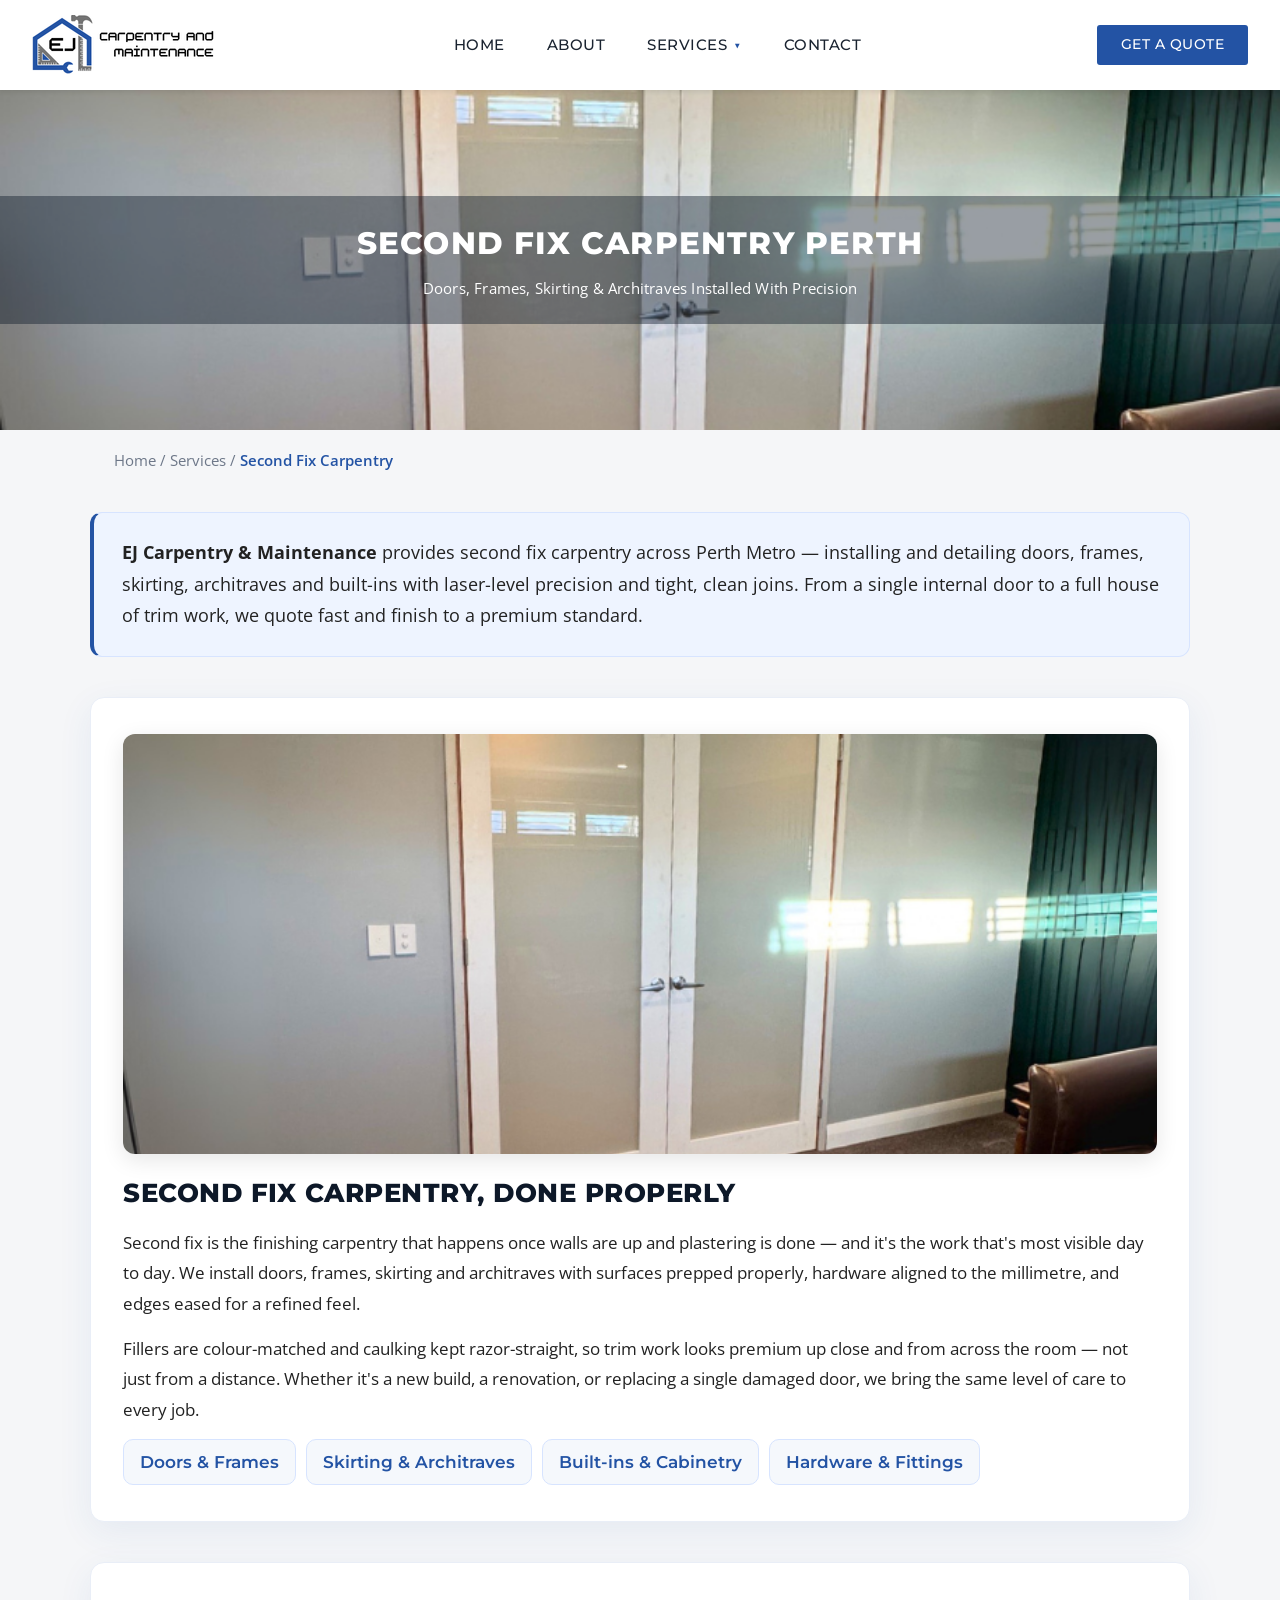
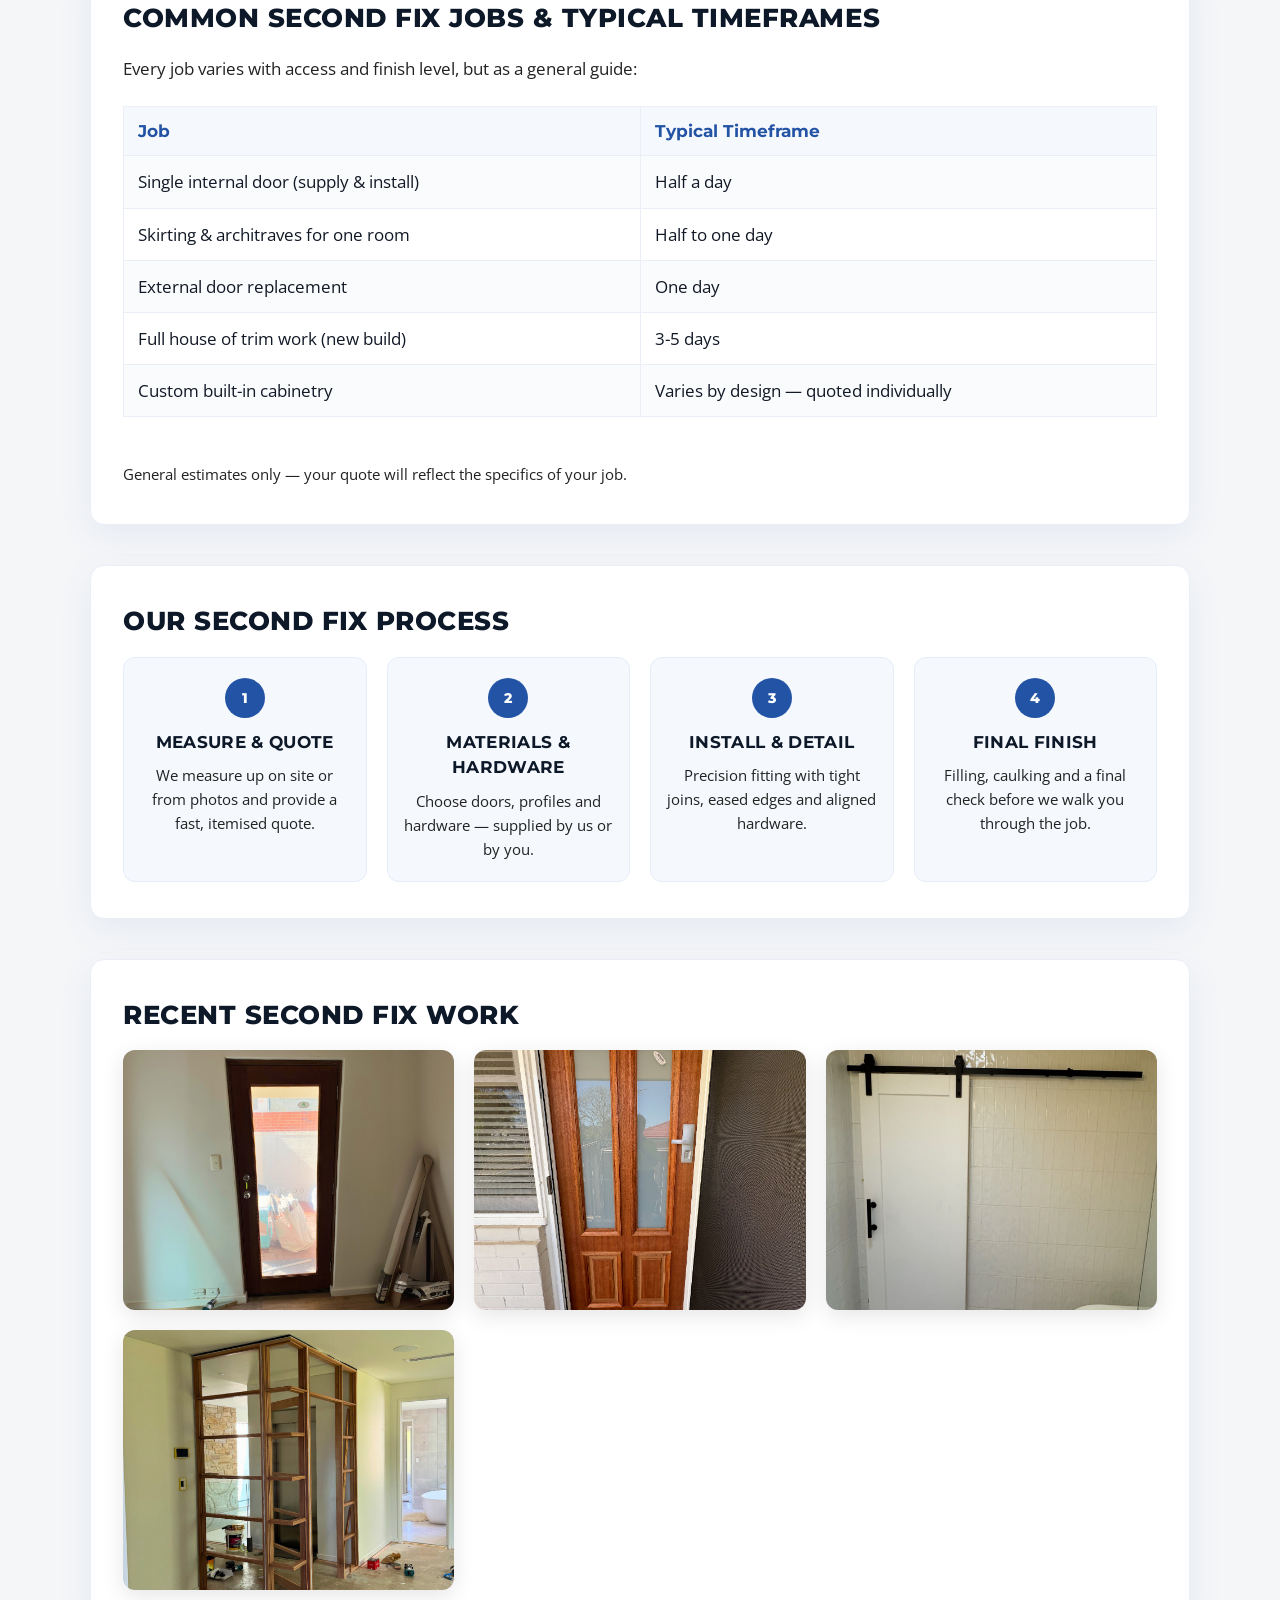
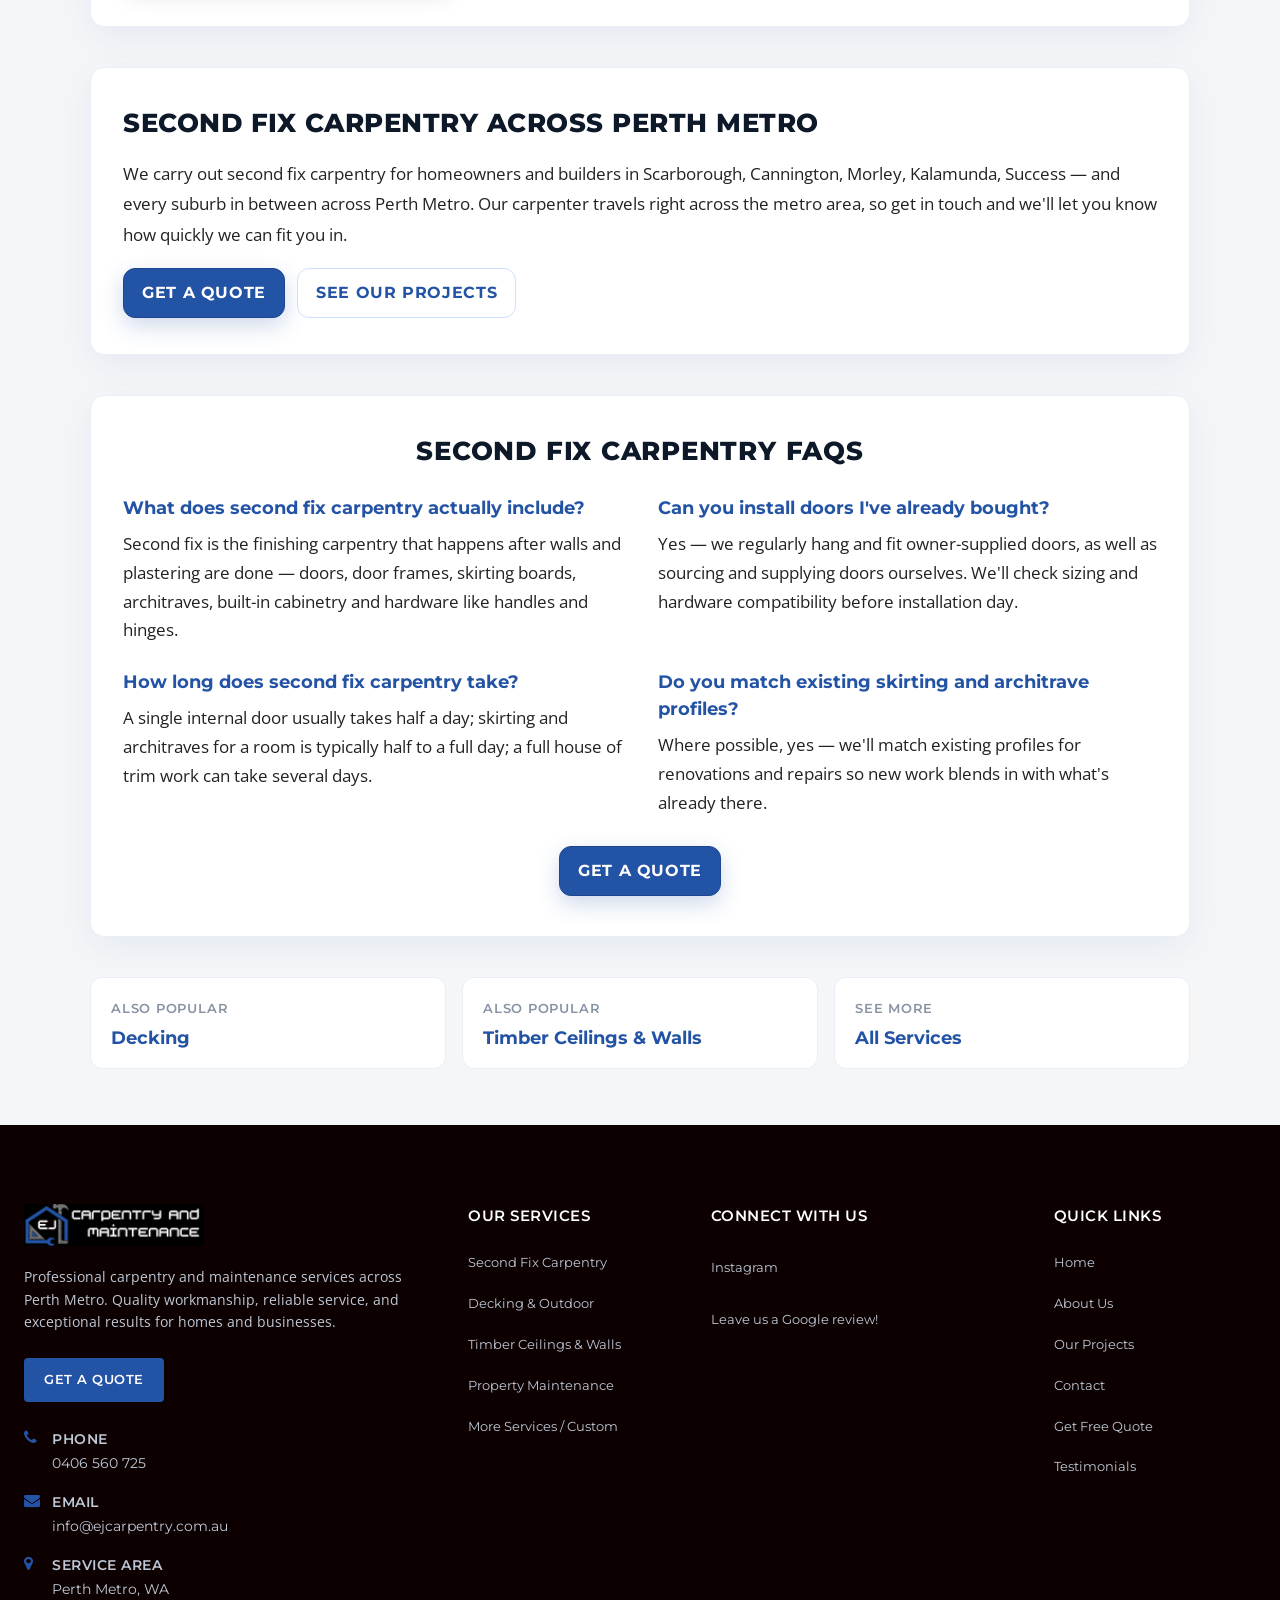
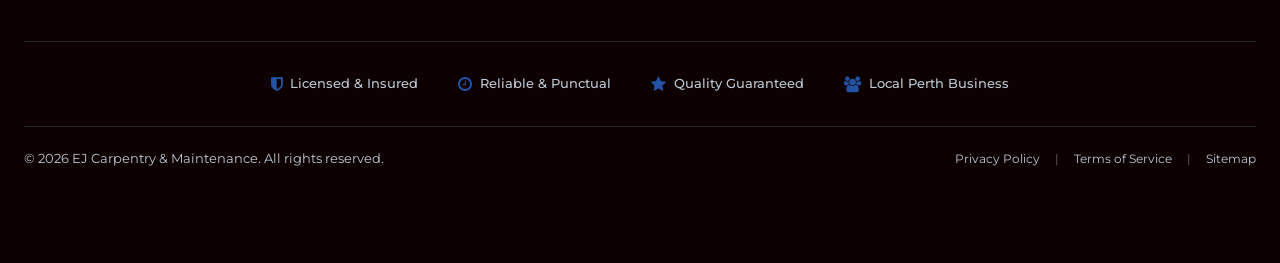
<file: page-second-fix-carpentry.html>
<!DOCTYPE html>
<html lang="en-US">
<head>
    <!-- Basic Page Needs -->
    <meta charset="utf-8">
    <meta name="viewport" content="width=device-width, initial-scale=1, maximum-scale=1">
    <title>Second Fix Carpentry Perth | Doors, Skirting &amp; Architraves – EJ Carpentry</title>
    <meta name="author" content="EJ Carpentry &amp; Maintenance">
    <meta name="description" content="Second fix carpentry across Perth Metro: doors, frames, skirting, architraves &amp; built-ins installed with precision. Fully insured local carpenter, fast quotes.">
    <meta name="keywords" content="second fix carpentry Perth, door installation Perth, skirting boards Perth, architraves Perth, second fix carpenter Perth Metro">

    <!-- Indexing -->
    <meta name="robots" content="index,follow,max-image-preview:large">
    <link rel="canonical" href="https://ej-carpentry.com.au/page-second-fix-carpentry.html">
    <link rel="alternate" hreflang="en-au" href="https://ej-carpentry.com.au/page-second-fix-carpentry.html">
    <link rel="alternate" hreflang="x-default" href="https://ej-carpentry.com.au/page-second-fix-carpentry.html">

    <!-- Open Graph / Facebook -->
    <meta property="og:type" content="website">
    <meta property="og:locale" content="en_AU">
    <meta property="og:site_name" content="EJ Carpentry &amp; Maintenance">
    <meta property="og:title" content="Second Fix Carpentry Perth | Doors, Skirting &amp; Architraves">
    <meta property="og:description" content="Doors, frames, skirting, architraves &amp; built-ins installed with precision across Perth Metro. Fully insured local carpenter.">
    <meta property="og:url" content="https://ej-carpentry.com.au/page-second-fix-carpentry.html">
    <meta property="og:image" content="https://ej-carpentry.com.au/assets/ezimg/home/370x250/Ezra%20Photos/resized/door2.png">
    <meta property="og:image:alt" content="Second fix internal door installation by EJ Carpentry in Perth">

    <!-- Twitter -->
    <meta name="twitter:card" content="summary_large_image">
    <meta name="twitter:title" content="Second Fix Carpentry Perth | Doors, Skirting &amp; Architraves">
    <meta name="twitter:description" content="Doors, frames, skirting, architraves &amp; built-ins installed with precision across Perth Metro.">
    <meta name="twitter:image" content="https://ej-carpentry.com.au/assets/ezimg/home/370x250/Ezra%20Photos/resized/door2.png">

    <!-- Theme / Favicon and Touch Icons  -->
    <meta name="theme-color" content="#0a0a0a">
    <link rel="shortcut icon" href="assets/img/ezfalcon.png">
    <link rel="apple-touch-icon-precomposed" href="assets/img/ezfalcon.png">
    <!-- Theme Style -->
    <link rel="stylesheet" type="text/css" href="style.css">
    <!-- Colors -->
    <link rel="stylesheet" type="text/css" href="assets/css/colors/color1.css" id="colors">

    <!-- Schema.org (Breadcrumbs + Service + FAQ) -->
    <script type="application/ld+json">
    {
      "@context": "https://schema.org",
      "@graph": [
        {
          "@type": "BreadcrumbList",
          "itemListElement": [
            { "@type": "ListItem", "position": 1, "name": "Home", "item": "https://ej-carpentry.com.au/" },
            { "@type": "ListItem", "position": 2, "name": "Services", "item": "https://ej-carpentry.com.au/page-services.html" },
            { "@type": "ListItem", "position": 3, "name": "Second Fix Carpentry", "item": "https://ej-carpentry.com.au/page-second-fix-carpentry.html" }
          ]
        },
        {
          "@type": "Service",
          "serviceType": "Second Fix Carpentry",
          "name": "Second Fix Carpentry Perth",
          "provider": { "@type": "LocalBusiness", "name": "EJ Carpentry & Maintenance", "url": "https://ej-carpentry.com.au/", "telephone": "+61406560725" },
          "areaServed": { "@type": "AdministrativeArea", "name": "Perth Metro, WA" },
          "url": "https://ej-carpentry.com.au/page-second-fix-carpentry.html"
        },
        {
          "@type": "FAQPage",
          "mainEntity": [
            {
              "@type": "Question",
              "name": "What does second fix carpentry actually include?",
              "acceptedAnswer": { "@type": "Answer", "text": "Second fix is the finishing carpentry that happens after walls and plastering are done — doors, door frames, skirting boards, architraves, built-in cabinetry and hardware like handles and hinges. It's the detail work that makes a space look finished." }
            },
            {
              "@type": "Question",
              "name": "Can you install doors I've already bought?",
              "acceptedAnswer": { "@type": "Answer", "text": "Yes — we regularly hang and fit owner-supplied doors, as well as sourcing and supplying doors ourselves. Either way, we'll check sizing and hardware compatibility before installation day." }
            },
            {
              "@type": "Question",
              "name": "How long does second fix carpentry take?",
              "acceptedAnswer": { "@type": "Answer", "text": "A single internal door usually takes half a day; skirting and architraves for a room is typically half to a full day; a full house of trim work can take several days. We'll give you a realistic timeframe with your quote." }
            },
            {
              "@type": "Question",
              "name": "Do you match existing skirting and architrave profiles?",
              "acceptedAnswer": { "@type": "Answer", "text": "Where possible, yes — we'll match existing profiles for renovations and repairs so new work blends in with what's already there, rather than looking obviously bolted on." }
            }
          ]
        }
      ]
    }
    </script>

    <style>
        body{background:#f5f6f8;}
        .page-wrap{max-width:1100px;margin:0 auto;padding:0 24px;}

        /* Answer capsule (direct-answer block for readers skimming + AI summarisation) */
        .answer-capsule{max-width:1100px;margin:40px auto 0;padding:24px 28px;background:#eef4ff;border:1px solid #d7e4ff;border-left:4px solid #2353a4;border-radius:12px}
        .answer-capsule p{font-family:'Open Sans',sans-serif;color:#121926;line-height:1.75;font-size:18px;margin:0}

        /* Generic content card (matches service-block visual language) */
        .info-card{max-width:1100px;margin:40px auto 0;padding:36px 32px;background:#fff;border:1px solid #e9eef7;border-radius:14px;box-shadow:0 10px 34px rgba(35,83,164,.08)}
        .info-card h2{font-family:'Montserrat',sans-serif;font-weight:800;color:#0d1828;text-transform:uppercase;letter-spacing:.02em;font-size:clamp(19px,2vw,26px);margin:0 0 16px}
        .info-card p{font-family:'Open Sans',sans-serif;color:#121926;line-height:1.8;font-size:17px;margin:0 0 14px}
        .info-card p:last-child{margin-bottom:0}

        /* Comparison table */
        .compare-table{width:100%;border-collapse:collapse;margin-top:8px;font-family:'Open Sans',sans-serif;font-size:17px}
        .compare-table th{background:#f5f8fc;color:#2353a4;font-family:'Montserrat',sans-serif;font-weight:700;text-align:left;padding:12px 14px;border:1px solid #e9eef7}
        .compare-table td{padding:12px 14px;border:1px solid #e9eef7;color:#121926;line-height:1.6;vertical-align:top}
        .compare-table tr:nth-child(even) td{background:#fafbfd}

        /* Process steps (graphic) */
        .process-grid{display:grid;grid-template-columns:repeat(4,1fr);gap:20px;margin-top:8px}
        .process-step{text-align:center;padding:20px 14px;background:#f5f8fc;border:1px solid #e6edfa;border-radius:12px}
        .process-num{width:40px;height:40px;line-height:40px;margin:0 auto 12px;border-radius:50%;background:#2353a4;color:#fff;font-family:'Montserrat',sans-serif;font-weight:800}
        .process-step h3{font-family:'Montserrat',sans-serif;font-weight:700;color:#0d1828;font-size:17px;margin:0 0 8px;text-transform:uppercase;letter-spacing:.02em}
        .process-step p{font-family:'Open Sans',sans-serif;color:#3a4658;font-size:15px;line-height:1.6;margin:0}

        /* Photo gallery */
        .photo-grid{display:grid;grid-template-columns:repeat(auto-fit,minmax(280px,1fr));gap:20px;margin-top:8px}
        .photo-grid img{width:100%;height:260px;object-fit:cover;border-radius:12px;box-shadow:0 6px 22px rgba(0,0,0,.10);display:block}

        /* Feature chips + CTAs (reused pattern) */
        .feature-chips{display:flex;flex-wrap:wrap;gap:10px;margin-top:2px}
        .chip{background:#f5f8fc;color:#2353a4;border:1px solid #d7e4ff;font-family:'Montserrat',sans-serif;font-weight:600;font-size:17px;padding:10px 16px;border-radius:10px}
        .cta-row{display:flex;flex-wrap:wrap;gap:12px;margin-top:18px}
        .btn-primary,.btn-secondary{display:inline-flex;align-items:center;justify-content:center;border-radius:12px;padding:12px 18px;font-family:'Montserrat',sans-serif;font-weight:700;text-transform:uppercase;letter-spacing:.04em;font-size:16px;transition:all .18s ease}
        .btn-primary{background:#2353a4;color:#fff;border:1px solid #1e4690;box-shadow:0 8px 22px rgba(35,83,164,.22)}
        .btn-primary:hover{transform:translateY(-1px);box-shadow:0 12px 26px rgba(35,83,164,.28);background:#1f4a98}
        .btn-secondary{background:#fff;color:#2353a4;border:1px solid #cfe0ff}
        .btn-secondary:hover{background:#f4f8ff;border-color:#bcd0ff}

        /* FAQ (matches page-services.html pattern) */
        .faq-section{max-width:1100px;margin:40px auto 0;padding:36px 32px 40px;background:#fff;border:1px solid #e9eef7;border-radius:14px;box-shadow:0 10px 34px rgba(35,83,164,.08)}
        .faq-title{font-family:'Montserrat',sans-serif;font-weight:800;color:#0d1828;text-transform:uppercase;letter-spacing:.03em;font-size:clamp(19px,2vw,26px);margin:0 0 24px;text-align:center}
        .faq-grid{display:grid;grid-template-columns:1fr 1fr;gap:24px 36px}
        .faq-question{font-family:'Montserrat',sans-serif;font-weight:700;color:#2353a4;font-size:18px;margin:0 0 8px}
        .faq-answer{font-family:'Open Sans',sans-serif;color:#121926;line-height:1.7;font-size:17px;margin:0}
        .faq-cta{justify-content:center;margin-top:28px}

        /* Cross-links to other services */
        .cross-links{max-width:1100px;margin:40px auto 56px;display:grid;grid-template-columns:repeat(3,1fr);gap:16px}
        .cross-link-card{display:block;background:#fff;border:1px solid #e9eef7;border-radius:12px;padding:18px 20px;text-decoration:none;transition:all .18s ease}
        .cross-link-card:hover{transform:translateY(-2px);box-shadow:0 10px 26px rgba(35,83,164,.12)}
        .cross-link-card .label{display:block;font-family:'Montserrat',sans-serif;font-weight:600;color:#8792a3;font-size:13px;text-transform:uppercase;letter-spacing:.06em;margin-bottom:6px}
        .cross-link-card .name{display:block;font-family:'Montserrat',sans-serif;font-weight:700;color:#2353a4;font-size:18px}

        @media (max-width:900px){
          .process-grid{grid-template-columns:1fr 1fr}
          .cross-links{grid-template-columns:1fr}
        }
        @media (max-width:700px){
          .info-card,.faq-section{padding:26px 20px}
          .faq-grid{grid-template-columns:1fr}
          .process-grid{grid-template-columns:1fr}
        }
      </style>

</head>
<body class="header-fixed page no-sidebar header-style-2 topbar-style-2 menu-has-search">

<!-- ========== NAVIGATION BAR START (DO NOT REMOVE) ========== -->
<!-- ========== NAVIGATION BAR START (DO NOT REMOVE) ========== -->
<!-- ========== NAVIGATION BAR START (DO NOT REMOVE) ========== -->
<div id="site-header-wrap">

    <style>
    /* Top Bar (unchanged) */
    .top-bar-desktop-only{
      background:#f5f5f5;border-bottom:1px solid #e0e0e0;
      font-family:'Open Sans',sans-serif;font-size:1em;color:#444;
      display:flex;justify-content:center;align-items:center;
    }
    #top-bar-inner{width:100%;display:flex;justify-content:center;}
    .top-bar-inner-wrap{width:100%;display:flex;justify-content:center;}
    .top-bar-content-centered-better{
      display:flex;justify-content:center;align-items:center;gap:48px;
      padding:8px 0;width:100%;
    }
    .top-bar-content-centered-better .service-area{color:#2353a4;font-weight:500;font-size:1em;display:flex;align-items:center;gap:6px;}
    .top-bar-content-centered-better .phone{color:#444;font-weight:500;font-size:1em;display:flex;align-items:center;gap:6px;}
    .topbar-separator{color:#bbb;font-size:1.2em;font-weight:400;margin:0 24px;}
    @media (max-width:900px){.top-bar-desktop-only{display:none!important;}}
    
    /* ===== Fixed Header (bulletproof) ===== */
    #site-header{
      position:fixed !important;
      top:0;left:0;right:0;
      z-index:1100;
      background:#fff;
      box-shadow:0 2px 5px rgba(0,0,0,.08);
    }
    
    /* Some themes toggle .is-fixed — keep behaviour consistent */
    #site-header.is-fixed{
      position:fixed !important; top:0 !important;
    }
    
    /* Smooth height transitions if the header shrinks on scroll later */
    #site-header,
    .custom-navbar-container{transition:height .2s ease, box-shadow .2s ease;}
    </style>
    
    <script>
    /* Push page content down by the exact header height */
    (function(){
      function setHeaderOffset(){
        var header=document.getElementById('site-header');
        if(!header) return;
        var h=header.offsetHeight;
        document.documentElement.style.setProperty('--header-offset', h+'px');
        document.body.style.paddingTop = h + 'px';
      }
      window.addEventListener('load', setHeaderOffset);
      window.addEventListener('resize', setHeaderOffset);
    })();
    </script>
    <header id="site-header">
        <div class="custom-navbar-container">
            <div class="navbar-logo">
                <a href="index.html" rel="home" class="main-logo">
                    <img src="assets/ezimg/logo/wlogo.png" alt="EJ Carpentry & Maintenance" width="186" height="39" data-retina="assets/img/logo-small@2x.png" data-width="186" data-height="39">
                </a>
            </div>
            <nav class="navbar-center-menu" id="main-navbar-menu">
                <ul class="navbar-menu">
                    <li><a href="index.html">HOME</a></li>
                    <li><a href="page-about.html">ABOUT</a></li>
                    <li class="menu-item-has-children services-dropdown">
                        <a href="page-services.html">SERVICES</a>
                        <ul class="sub-menu">
                            <li><a href="page-services.html">All services</a></li>
                            <li><a href="page-decking.html">Decking</a></li>
                            <li><a href="page-timber-ceilings-walls.html">Timber Ceilings &amp; Walls</a></li>
                            <li><a href="page-property-maintenance.html">Property Maintenance</a></li>
                            <li><a href="page-second-fix-carpentry.html">Second Fix Carpentry</a></li>
                            <li><a href="page-services.html#more">More / Custom</a></li>
                        </ul>
                    </li>

                    <li><a href="page-contact.html">CONTACT</a></li>
                </ul>
            </nav>
            <div class="navbar-right-group">
                <a href="page-contact.html" class="get-a-quote-btn">GET A QUOTE</a>
                <button class="navbar-hamburger" id="navbar-hamburger" aria-label="Open menu">
                    ☰
                </button>
            </div>
        </div>
    </header>
</div>
<!-- ========== NAVIGATION BAR END (DO NOT REMOVE) ========== -->

<!-- HERO SECTION -->
<div class="services-hero-section" style="position: relative; width: 100%; height: 340px; background: url('assets/ezimg/home/370x250/Ezra Photos/resized/door2.png') center center/cover no-repeat; display: flex; flex-direction: column; align-items: center; justify-content: center;">
    <div style="position: relative; z-index: 2; display: flex; flex-direction: column; align-items: center; justify-content: center; width: 100%; background: rgba(13,24,40,.42); padding: 24px;">
        <h1 style="color: #fff; font-family: 'Montserrat', sans-serif; font-size: 2.2em; font-weight: 800; text-transform: uppercase; letter-spacing: 1.2px; margin: 0 0 10px 0; text-align: center;">Second Fix Carpentry Perth</h1>
        <div style="font-family: 'Open Sans', sans-serif; color: #fff; font-size: 1.08em; font-weight: 400; letter-spacing: 0.2px; text-align: center;">Doors, Frames, Skirting &amp; Architraves Installed With Precision</div>
    </div>
</div>

<div class="page-wrap" style="margin-top:18px;font-family:'Open Sans',sans-serif;font-size:15px;color:#6d7788;">
  <a href="index.html" style="color:#6d7788;text-decoration:none;">Home</a> /
  <a href="page-services.html" style="color:#6d7788;text-decoration:none;">Services</a> /
  <span style="color:#2353a4;font-weight:600;">Second Fix Carpentry</span>
</div>

<!-- ===================== ANSWER CAPSULE (AEO) ===================== -->
<div class="answer-capsule">
  <p><strong>EJ Carpentry &amp; Maintenance</strong> provides second fix carpentry across Perth Metro — installing and detailing doors, frames, skirting, architraves and built-ins with laser-level precision and tight, clean joins. From a single internal door to a full house of trim work, we quote fast and finish to a premium standard.</p>
</div>

<!-- ===================== INTRO + IMAGE ===================== -->
<div class="info-card">
  <img src="assets/ezimg/home/370x250/Ezra Photos/resized/door2.png" alt="Second fix internal frosted glass double doors installed by EJ Carpentry" style="width:100%;max-height:420px;object-fit:cover;border-radius:12px;margin-bottom:20px;box-shadow:0 6px 22px rgba(0,0,0,.10);display:block">
  <h2>Second Fix Carpentry, Done Properly</h2>
  <p>Second fix is the finishing carpentry that happens once walls are up and plastering is done — and it's the work that's most visible day to day. We install doors, frames, skirting and architraves with surfaces prepped properly, hardware aligned to the millimetre, and edges eased for a refined feel.</p>
  <p>Fillers are colour-matched and caulking kept razor-straight, so trim work looks premium up close and from across the room — not just from a distance. Whether it's a new build, a renovation, or replacing a single damaged door, we bring the same level of care to every job.</p>
  <div class="feature-chips">
    <span class="chip">Doors &amp; Frames</span>
    <span class="chip">Skirting &amp; Architraves</span>
    <span class="chip">Built-ins &amp; Cabinetry</span>
    <span class="chip">Hardware &amp; Fittings</span>
  </div>
</div>

<!-- ===================== COMMON JOBS TABLE ===================== -->
<div class="info-card">
  <h2>Common Second Fix Jobs &amp; Typical Timeframes</h2>
  <p>Every job varies with access and finish level, but as a general guide:</p>
  <div style="overflow-x:auto;">
  <table class="compare-table">
    <tr><th>Job</th><th>Typical Timeframe</th></tr>
    <tr><td>Single internal door (supply &amp; install)</td><td>Half a day</td></tr>
    <tr><td>Skirting &amp; architraves for one room</td><td>Half to one day</td></tr>
    <tr><td>External door replacement</td><td>One day</td></tr>
    <tr><td>Full house of trim work (new build)</td><td>3-5 days</td></tr>
    <tr><td>Custom built-in cabinetry</td><td>Varies by design — quoted individually</td></tr>
  </table>
  </div>
  <p style="margin-top:14px;font-size:15px;color:#6d7788;">General estimates only — your quote will reflect the specifics of your job.</p>
</div>

<!-- ===================== PROCESS ===================== -->
<div class="info-card">
  <h2>Our Second Fix Process</h2>
  <div class="process-grid">
    <div class="process-step">
      <div class="process-num">1</div>
      <h3>Measure &amp; Quote</h3>
      <p>We measure up on site or from photos and provide a fast, itemised quote.</p>
    </div>
    <div class="process-step">
      <div class="process-num">2</div>
      <h3>Materials &amp; Hardware</h3>
      <p>Choose doors, profiles and hardware — supplied by us or by you.</p>
    </div>
    <div class="process-step">
      <div class="process-num">3</div>
      <h3>Install &amp; Detail</h3>
      <p>Precision fitting with tight joins, eased edges and aligned hardware.</p>
    </div>
    <div class="process-step">
      <div class="process-num">4</div>
      <h3>Final Finish</h3>
      <p>Filling, caulking and a final check before we walk you through the job.</p>
    </div>
  </div>
</div>

<!-- ===================== PHOTO GALLERY ===================== -->
<div class="info-card">
  <h2>Recent Second Fix Work</h2>
  <div class="photo-grid">
    <img src="assets/ezimg/home/370x250/Ezra Photos/resized/door3.png" alt="Exterior glazed timber door installed by EJ Carpentry" loading="lazy">
    <img src="assets/ezimg/home/370x250/Ezra Photos/Originals/IMG_5522.jpg" alt="Front entry door with glass panels installed in Perth" loading="lazy">
    <img src="assets/ezimg/home/370x250/Ezra Photos/resized/door4.png" alt="Custom sliding barn door installed in a Perth bathroom" loading="lazy">
    <img src="assets/ezimg/home/370x250/Ezra Photos/resized/Doorframe.png" alt="Custom timber-framed glass partition mid-installation" loading="lazy">
  </div>
</div>

<!-- ===================== SERVICE AREA ===================== -->
<div class="info-card">
  <h2>Second Fix Carpentry Across Perth Metro</h2>
  <p>We carry out second fix carpentry for homeowners and builders in Scarborough, Cannington, Morley, Kalamunda, Success — and every suburb in between across Perth Metro. Our carpenter travels right across the metro area, so get in touch and we'll let you know how quickly we can fit you in.</p>
  <div class="cta-row">
    <a href="page-contact.html" class="btn-primary">Get a Quote</a>
    <a href="projects.html" class="btn-secondary">See Our Projects</a>
  </div>
</div>

<!-- ===================== FAQ ===================== -->
<div class="faq-section">
  <h2 class="faq-title">Second Fix Carpentry FAQs</h2>
  <div class="faq-grid">
    <div class="faq-item">
      <h3 class="faq-question">What does second fix carpentry actually include?</h3>
      <p class="faq-answer">Second fix is the finishing carpentry that happens after walls and plastering are done — doors, door frames, skirting boards, architraves, built-in cabinetry and hardware like handles and hinges.</p>
    </div>
    <div class="faq-item">
      <h3 class="faq-question">Can you install doors I've already bought?</h3>
      <p class="faq-answer">Yes — we regularly hang and fit owner-supplied doors, as well as sourcing and supplying doors ourselves. We'll check sizing and hardware compatibility before installation day.</p>
    </div>
    <div class="faq-item">
      <h3 class="faq-question">How long does second fix carpentry take?</h3>
      <p class="faq-answer">A single internal door usually takes half a day; skirting and architraves for a room is typically half to a full day; a full house of trim work can take several days.</p>
    </div>
    <div class="faq-item">
      <h3 class="faq-question">Do you match existing skirting and architrave profiles?</h3>
      <p class="faq-answer">Where possible, yes — we'll match existing profiles for renovations and repairs so new work blends in with what's already there.</p>
    </div>
  </div>
  <div class="cta-row faq-cta">
    <a href="page-contact.html" class="btn-primary">Get a quote</a>
  </div>
</div>

<!-- ===================== CROSS-LINKS ===================== -->
<div class="cross-links">
  <a href="page-decking.html" class="cross-link-card"><span class="label">Also Popular</span><span class="name">Decking</span></a>
  <a href="page-timber-ceilings-walls.html" class="cross-link-card"><span class="label">Also Popular</span><span class="name">Timber Ceilings &amp; Walls</span></a>
  <a href="page-services.html" class="cross-link-card"><span class="label">See More</span><span class="name">All Services</span></a>
</div>


<!-- ========== FOOTER START (DO NOT REMOVE) ========== -->

<footer id="footer" class="custom-footer">
    <div class="footer-container">
        <!-- Footer Main Content -->
        <div class="footer-main">
            <!-- Company Info & Contact -->
            <div class="footer-section company-info">
                <img src="assets/ezimg/logo/blogo.png" alt="EJ Carpentry & Maintenance Logo" class="footer-logo">
                <p class="footer-description">
                    Professional carpentry and maintenance services across Perth Metro. Quality workmanship, reliable service, and exceptional results for homes and businesses.
                </p>
                <a href="page-contact.html" class="footer-quote-btn">GET A QUOTE</a>
                <div class="footer-contact-info">
                    <div class="contact-item">
                        <i class="fa fa-phone"></i>
                        <div>
                            <span class="contact-label">Phone</span>
                            <a href="tel:0406560725">0406 560 725</a>
                        </div>
                    </div>
                    <div class="contact-item">
                        <i class="fa fa-envelope"></i>
                        <div>
                            <span class="contact-label">Email</span>
                            <a href="mailto:info@ejcarpentry.com.au">info@ejcarpentry.com.au</a>
                        </div>
                    </div>
                    <div class="contact-item">
                        <i class="fa fa-map-marker"></i>
                        <div>
                            <span class="contact-label">Service Area</span>
                            <span>Perth Metro, WA</span>
                        </div>
                    </div>
                </div>
            </div>
            <!-- Services -->
            <div class="footer-section services-section">
                <h3 class="footer-heading">Our Services</h3>
                <ul class="footer-services-list">
                    <li><a href="page-second-fix-carpentry.html">Second Fix Carpentry</a></li>
                    <li><a href="page-decking.html">Decking & Outdoor</a></li>
                    <li><a href="page-timber-ceilings-walls.html">Timber Ceilings & Walls</a></li>
                    <li><a href="page-property-maintenance.html">Property Maintenance</a></li>
                    <li><a href="page-services.html#more">More Services / Custom</a></li>
                </ul>
            </div>
            <!-- Social Media & Quote -->
            <div class="footer-section social-quote-section">
                <h3 class="footer-heading">Connect With Us</h3>
                <div class="social-media-links">
                    <a href="https://www.instagram.com/ejcarpentryperth/" class="social-link instagram">
                        <span>Instagram</span>
                    </a>
                    <a href="https://www.google.com/search?sca_esv=08bd8e8cec846723&rlz=1C1RXQR_enAU1032AU1032&biw=1920&bih=919&sxsrf=AE3TifPeW49uuhjkOarSR4eZjUa18ZDEkw:1755004799136&si=AMgyJEtREmoPL4P1I5IDCfuA8gybfVI2d5Uj7QMwYCZHKDZ-E7YZXuAmds8Ypba2EKTiUzhorrMTKtE_ER0H8uKC8iXpspwUWaAnAVx9rw0KBTqGuSzBZEDGRECk1MGV3msphlt_KM6PScI9pFAr9roP03vHrYOXSw%3D%3D&q=EJ+Carpentry+%26+Maintenance+Reviews&sa=X&ved=2ahUKEwiFxYatroWPAxUmumMGHX4YATAQ0bkNegQIHhAC" class="social-link google">
                        <span>Leave us a Google review!</span>
                    </a>
                </div>
            </div>
            <!-- Quick Links -->
            <div class="footer-section quick-links">
                <h3 class="footer-heading">Quick Links</h3>
                <ul class="footer-links-list">
                    <li><a href="index.html">Home</a></li>
                    <li><a href="page-about.html">About Us</a></li>
                    <li><a href="projects.html">Our Projects</a></li>
                    <li><a href="page-contact.html">Contact</a></li>
                    <li><a href="page-contact.html">Get Free Quote</a></li>
                    <li><a href="page-testimonial.html">Testimonials</a></li>
                </ul>
            </div>
        </div>
        <!-- Trust Indicators -->
        <div class="footer-trust-section">
            <div class="trust-indicators">
                <div class="trust-item">
                    <i class="fa fa-shield"></i>
                    <span>Licensed & Insured</span>
                </div>
                <div class="trust-item">
                    <i class="fa fa-clock-o"></i>
                    <span>Reliable & Punctual</span>
                </div>
                <div class="trust-item">
                    <i class="fa fa-star"></i>
                    <span>Quality Guaranteed</span>
                </div>
                <div class="trust-item">
                    <i class="fa fa-users"></i>
                    <span>Local Perth Business</span>
                </div>
            </div>
        </div>
        <!-- Footer Bottom -->
        <div class="footer-bottom">
            <div class="footer-bottom-content">
                <div class="footer-copyright">
                    © <span id="footer-year"></span> EJ Carpentry & Maintenance. All rights reserved.
                </div>
                        <div class="footer-legal">
                            <a href="privacy.html">Privacy Policy</a>
                            <span class="separator">|</span>
                            <a href="terms-conditions.html">Terms of Service</a>
                            <span class="separator">|</span>
                            <a href="sitemap.html">Sitemap</a>
                        </div>
            </div>
        </div>
    </div>
</footer>

<!-- ========== FOOTER END ========== -->

<!-- Navbar CSS (copied from index.html) -->
<style>
.custom-navbar-container {
    display: flex;
    align-items: center;
    justify-content: space-between;
    max-width: 1400px;
    margin: 0 auto;
    padding: 0 32px;
    height: 90px;
    background: #fff;
    position: relative;
    z-index: 100;
}
.navbar-logo {
    flex: 0 0 auto;
    display: flex;
    align-items: center;
}
.navbar-center-menu {
    flex: 1 1 auto;
    display: flex;
    justify-content: center;
}
.navbar-menu {
    display: flex;
    gap: 38px;
    list-style: none;
    margin: 0;
    padding: 0;
    align-items: center;
}
.navbar-menu > li {
    position: relative;
}
.navbar-menu > li > a {
    font-family: 'Montserrat', sans-serif;
    font-size: 1.08em;
    font-weight: 500;
    color: #1a2330;
    text-decoration: none;
    text-transform: uppercase;
    letter-spacing: 0.5px;
    padding: 0 2px;
    transition: color 0.2s;
    background: none;
    border: none;
    outline: none;
    line-height: 90px;
    display: inline-block;
}
.navbar-menu > li > a:hover,
.navbar-menu > li > a:focus {
    color: #2353a4;
}
.services-dropdown {
    position: relative;
}
.services-dropdown > a:after {
    content: '\25BC';
    font-size: 0.7em;
    margin-left: 7px;
    vertical-align: middle;
    color: #2353a4;
}
.services-dropdown .sub-menu {
    display: none;
    position: absolute;
    left: 0;
    top: 100%;
    min-width: 210px;
    background: #fff;
    box-shadow: 0 4px 16px rgba(35,83,164,0.10);
    border-radius: 0 0 8px 8px;
    z-index: 1000;
    padding: 10px 0;
}
.services-dropdown:hover .sub-menu,
.services-dropdown:focus-within .sub-menu {
    display: block;
}
.services-dropdown .sub-menu li {
    width: 100%;
}
.services-dropdown .sub-menu a {
    display: block;
    padding: 10px 24px;
    color: #2353a4;
    font-family: 'Montserrat', sans-serif;
    font-size: 1em;
    font-weight: 500;
    text-decoration: none;
    transition: background 0.2s, color 0.2s;
    border: none;
    background: none;
}
.services-dropdown .sub-menu a:hover {
    background: #2353a4;
    color: #fff;
}
.navbar-right-group {
    display: flex;
    align-items: center;
    gap: 10px;
    min-width: 0;
}
.navbar-hamburger {
    display: none;
    background: none;
    border: none;
    cursor: pointer;
    margin-left: 8px;
    font-size: 28px;
    color: #2353a4;
    font-weight: bold;
    line-height: 1;
    padding: 8px;
    border-radius: 4px;
    transition: all 0.3s;
}
.navbar-hamburger:hover {
    background: #f0f0f0;
}
@media (max-width: 900px) {
    .top-bar-desktop-only {
        display: none !important;
    }
    .custom-navbar-container {
        padding: 0 4px;
        height: 76px;
    }
    .navbar-logo {
        padding-top: 8px;
        padding-bottom: 8px;
    }
    .navbar-logo img {
        width: 98px !important;
        height: auto !important;
        max-height: 32px;
    }
    .navbar-center-menu {
        display: none !important;
    }
    .navbar-hamburger {
        color: #2353a4 !important;
        background: none !important;
        border: none;
        font-size: 32px;
        font-weight: bold;
        line-height: 1;
        padding: 8px;
        border-radius: 4px;
        transition: all 0.3s;
        display: flex !important;
        align-items: center;
        justify-content: center;
    }
    .navbar-hamburger:focus,
    .navbar-hamburger:active,
    .navbar-hamburger:visited,
    .navbar-hamburger:hover {
        color: #2353a4 !important;
        background: none !important;
        outline: none !important;
    }
    .navbar-menu-mobile {
        display: flex;
        flex-direction: column;
        position: absolute;
        top: 60px;
        right: 0;
        width: 100vw;
        background: #fff;
        box-shadow: 0 4px 16px rgba(35,83,164,0.10);
        z-index: 2000;
        padding: 20px 0 10px 0;
        align-items: flex-start;
    }
    .navbar-menu-mobile li {
        width: 100%;
        padding: 0 24px;
        margin-bottom: 8px;
    }
    .navbar-menu-mobile li a {
        font-size: 1.1em;
        color: #222;
        font-weight: 500;
        line-height: 2.2;
        text-transform: uppercase;
        text-decoration: none;
        display: block;
        padding: 8px 0;
    }
    .navbar-menu-mobile .services-dropdown .sub-menu {
        position: static;
        box-shadow: none;
        border-radius: 0;
        min-width: 0;
        padding: 0;
        display: none;
    }
    .navbar-menu-mobile .services-dropdown.open .sub-menu {
        display: block;
    }
    .navbar-menu-mobile .services-dropdown > a:after {
        content: '\25BC';
        font-size: 0.7em;
        margin-left: 7px;
        vertical-align: middle;
        color: #222;
    }
    .navbar-menu-mobile .mobile-quote-btn {
        margin-top: 16px;
        padding: 0 24px;
    }
    .navbar-menu-mobile .mobile-quote-btn a {
        background: #2353a4;
        color: #fff;
        font-family: 'Montserrat', sans-serif;
        font-weight: 500;
        font-size: 1em;
        padding: 12px 24px;
        border: none;
        border-radius: 3px;
        text-transform: uppercase;
        letter-spacing: 0.5px;
        text-decoration: none;
        box-shadow: none;
        white-space: nowrap;
        height: auto;
        line-height: 1.7;
        vertical-align: middle;
        text-align: center;
        transition: background 0.2s, color 0.2s;
        display: block;
        width: 100%;
    }
    .navbar-menu-mobile .mobile-quote-btn a:hover {
        background: #19305a;
        color: #fff;
    }
    .get-a-quote-btn {
        display: none !important;
    }
    .navbar-right-group {
        gap: 0;
    }
}
</style>
<style>
.get-a-quote-btn {
    background: #2353a4 !important;
    color: #fff !important;
    font-family: 'Montserrat', sans-serif !important;
    font-weight: 500 !important;
    font-size: 1em !important;
    padding: 8px 24px !important;
    border: none !important;
    border-radius: 3px !important;
    text-transform: uppercase !important;
    letter-spacing: 0.5px !important;
    text-decoration: none !important;
    box-shadow: none !important;
    margin: 0 !important;
    white-space: nowrap !important;
    height: auto !important;
    line-height: 1.7 !important;
    vertical-align: middle !important;
    display: inline-block !important;
    transition: background 0.2s, color 0.2s !important;
    min-width: 0 !important;
    max-width: 100% !important;
    overflow: visible !important;
}
@media (max-width: 900px) {
    .get-a-quote-btn {
        display: none !important;
        visibility: hidden !important;
        opacity: 0 !important;
        position: absolute !important;
        left: -9999px !important;
    }
}
.get-a-quote-btn:hover {
    background: #19305a !important;
    color: #fff !important;
}
</style>
<!-- Navbar JS (copied from index.html) -->
<script>
// Hamburger menu toggle for mobile
const hamburger = document.getElementById('navbar-hamburger');
const mainMenu = document.getElementById('main-navbar-menu');
let mobileMenu = null;
function closeMobileMenu() {
    if (mobileMenu) {
        mobileMenu.remove();
        mobileMenu = null;
        hamburger.setAttribute('aria-expanded', 'false');
    }
}
function openMobileMenu() {
    closeMobileMenu();
    mobileMenu = document.createElement('ul');
    mobileMenu.className = 'navbar-menu-mobile';
    mobileMenu.innerHTML = `
        <li><a href="index.html">HOME</a></li>
        <li><a href="page-about.html">ABOUT</a></li>
        <li class="services-dropdown">
            <a href="page-services.html" tabindex="0">SERVICES</a>
            <ul class="sub-menu">
                <li><a href="page-second-fix-carpentry.html">Second Fix Carpentry</a></li>
                <li><a href="page-decking.html">Decking</a></li>
                <li><a href="page-timber-ceilings-walls.html">Timber Ceilings &amp; Walls</a></li>
                <li><a href="page-property-maintenance.html">Property Maintenance</a></li>
                <li><a href="page-services.html#more">More Services / Custom</a></li>
            </ul>
        </li>

        <li><a href="page-contact.html">CONTACT</a></li>
        <li class="mobile-quote-btn"><a href="page-contact.html">GET A QUOTE</a></li>
    `;
    document.querySelector('.custom-navbar-container').appendChild(mobileMenu);
    // Dropdown toggle for services
    const servicesDropdown = mobileMenu.querySelector('.services-dropdown > a');
    const subMenu = mobileMenu.querySelector('.services-dropdown .sub-menu');
    servicesDropdown.addEventListener('click', function(e) {
        e.preventDefault();
        this.parentElement.classList.toggle('open');
        this.setAttribute('aria-expanded', this.parentElement.classList.contains('open'));
    });
    servicesDropdown.addEventListener('keydown', function(e) {
        if (e.key === 'Enter' || e.key === ' ') {
            e.preventDefault();
            this.parentElement.classList.toggle('open');
            this.setAttribute('aria-expanded', this.parentElement.classList.contains('open'));
        }
    });
    subMenu.querySelectorAll('a').forEach(link => {
        link.addEventListener('click', function(e) {
            closeMobileMenu();
        });
    });
    mobileMenu.querySelectorAll('> li > a:not([href="page-services.html"])').forEach(link => {
        link.addEventListener('click', closeMobileMenu);
    });
    hamburger.setAttribute('aria-expanded', 'true');
}
hamburger.addEventListener('click', function() {
    if (mobileMenu) {
        closeMobileMenu();
    } else {
        openMobileMenu();
    }
});
hamburger.setAttribute('aria-expanded', 'false');
hamburger.setAttribute('tabindex', '0');
hamburger.addEventListener('keydown', function(e) {
    if (e.key === 'Enter' || e.key === ' ') {
        e.preventDefault();
        if (mobileMenu) {
            closeMobileMenu();
        } else {
            openMobileMenu();
        }
    }
});
window.addEventListener('resize', function() {
    if (window.innerWidth > 900) {
        closeMobileMenu();
    }
});
</script>
<!-- ========== END NAVBAR CSS & JS ========== -->

<!-- Footer CSS (copied from index.html) -->
<style>
.custom-footer {
    background: #1d1d1d;
    color: #fff;
    padding: 60px 0 0 0;
    font-family: 'Montserrat', sans-serif;
}
.footer-container {
    max-width: 1400px;
    margin: 0 auto;
    padding: 0 24px;
}
.footer-main {
    display: grid;
    grid-template-columns: 2fr 1fr 1.5fr 1fr;
    gap: 40px;
    padding-bottom: 40px;
    border-bottom: 1px solid #2c2c2c;
}
.company-info {
    grid-column: 1;
}
.footer-logo {
    width: 180px;
    height: auto;
    margin-bottom: 20px;
}
.footer-description {
    color: #bfc8d6 !important;
    font-size: 1em;
    line-height: 1.6;
    margin-bottom: 25px;
    font-family: 'Open Sans', sans-serif;
}
.footer-contact-info {
    display: flex;
    flex-direction: column;
    gap: 15px;
}
.contact-item {
    display: flex;
    align-items: flex-start;
    gap: 12px;
}
.contact-item i {
    color: #2353a4;
    font-size: 16px;
    margin-top: 2px;
    width: 16px;
}
.contact-item div {
    display: flex;
    flex-direction: column;
}
.contact-label {
    color: #fff;
    font-size: 0.9em;
    font-weight: 600;
    text-transform: uppercase;
    letter-spacing: 0.5px;
}
.contact-item a, .contact-item span {
    color: #bfc8d6;
    text-decoration: none;
    font-size: 1em;
    transition: color 0.2s;
}
.contact-item a:hover {
    color: #2353a4;
}
.services-section {
    grid-column: 2;
}
.footer-heading {
    color: #fff;
    font-size: 1.1em;
    font-weight: 600;
    margin-bottom: 20px;
    text-transform: uppercase;
    letter-spacing: 0.5px;
}
.footer-services-list, .footer-links-list {
    list-style: none;
    padding: 0;
    margin: 0;
    display: flex;
    flex-direction: column;
    gap: 10px;
}
.footer-services-list a, .footer-links-list a {
    color: #bfc8d6;
    text-decoration: none;
    font-size: 0.95em;
    transition: color 0.2s;
    display: block;
    padding: 2px 0;
}
.footer-services-list a:hover, .footer-links-list a:hover {
    color: #2353a4;
}
.social-quote-section {
    grid-column: 3;
}
.social-media-links {
    display: flex;
    flex-direction: column;
    gap: 12px;
    margin-bottom: 25px;
}
.social-link {
    display: block;
    color: #bfc8d6;
    text-decoration: none;
    font-size: 0.95em;
    transition: color 0.2s;
    padding: 8px 0;
}
.social-link:hover {
    color: #2353a4;
}
.footer-quote-section {
    background: rgba(35, 83, 164, 0.1);
    padding: 20px;
    border-radius: 6px;
    border: 1px solid rgba(35, 83, 164, 0.2);
    margin-bottom: 25px;
}
.footer-quote-section h4 {
    color: #fff;
    font-size: 1em;
    font-weight: 600;
    margin-bottom: 8px;
    text-transform: uppercase;
    letter-spacing: 0.3px;
}
.footer-quote-section p {
    color: #fff;
    font-size: 0.9em;
    margin-bottom: 15px;
    line-height: 1.4;
    font-family: 'Open Sans', sans-serif;
}
.footer-quote-btn {
    display: inline-block;
    background: #2353a4;
    color: #fff;
    padding: 10px 20px;
    text-decoration: none;
    font-size: 0.9em;
    font-weight: 600;
    text-transform: uppercase;
    letter-spacing: 0.5px;
    border-radius: 4px;
    transition: background 0.2s;
    text-align: center;
    width: auto;
    margin-bottom: 25px;
}
.footer-quote-btn:hover {
    background: #19305a;
    color: #fff;
}
.quick-links {
    grid-column: 4;
}
.footer-trust-section {
    padding: 30px 0;
    border-bottom: 1px solid #2c2c2c;
}
.trust-indicators {
    display: flex;
    justify-content: center;
    gap: 40px;
    flex-wrap: wrap;
}
.trust-item {
    display: flex;
    align-items: center;
    gap: 8px;
    color: #bfc8d6;
    font-size: 0.9em;
    font-weight: 500;
}
.trust-item i {
    color: #2353a4;
    font-size: 16px;
}
.footer-bottom {
    padding: 20px 0;
}
.footer-bottom-content {
    display: flex;
    justify-content: space-between;
    align-items: center;
    flex-wrap: wrap;
    gap: 20px;
}
.footer-copyright {
    color: #bfc8d6;
    font-size: 0.9em;
}
.footer-legal {
    display: flex;
    align-items: center;
    gap: 15px;
    flex-wrap: wrap;
}
.footer-legal a {
    color: #bfc8d6;
    text-decoration: none;
    font-size: 0.85em;
    transition: color 0.2s;
}
.footer-legal a:hover {
    color: #2353a4;
}
.separator {
    color: #666;
    font-size: 0.85em;
}
@media (max-width: 1024px) {
    .footer-main {
        grid-template-columns: 1fr 1fr;
        gap: 30px;
    }
    .company-info {
        grid-column: 1 / -1;
    }
    .services-section {
        grid-column: 1;
    }
    .social-quote-section {
        grid-column: 2;
    }
    .quick-links {
        grid-column: 1 / -1;
    }
}
@media (max-width: 700px) {
    .custom-footer {
        padding: 40px 0 0 0;
    }
    .footer-main {
        grid-template-columns: 1fr;
        gap: 30px;
    }
    .company-info, .services-section, .social-quote-section, .quick-links {
        grid-column: 1;
    }
    .trust-indicators {
        gap: 20px;
    }
    .footer-bottom-content {
        flex-direction: column;
        text-align: center;
    }
}
</style>
<script>
// Set current year in copyright
    document.addEventListener('DOMContentLoaded', function() {
        var yearSpan = document.getElementById('footer-year');
        if (yearSpan) yearSpan.textContent = new Date().getFullYear();
    });
</script>
</body>
</html>
</file>
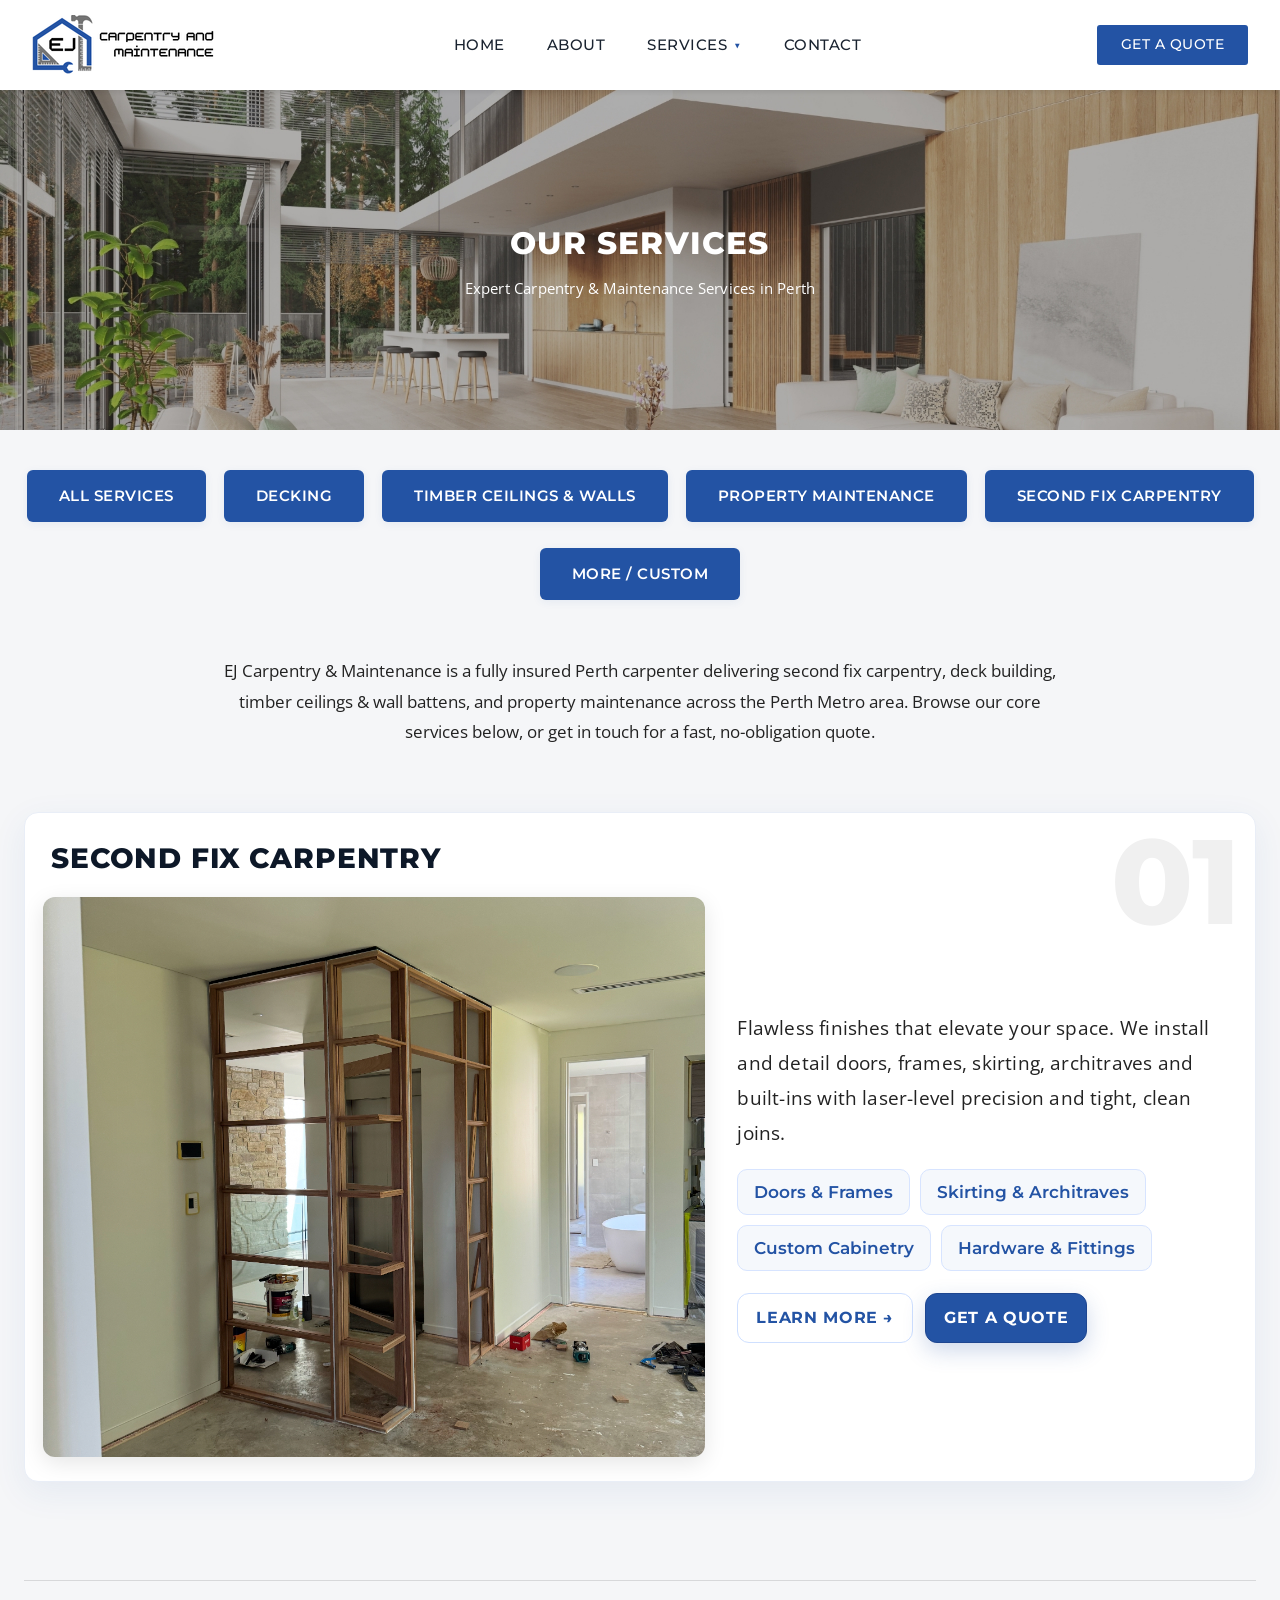
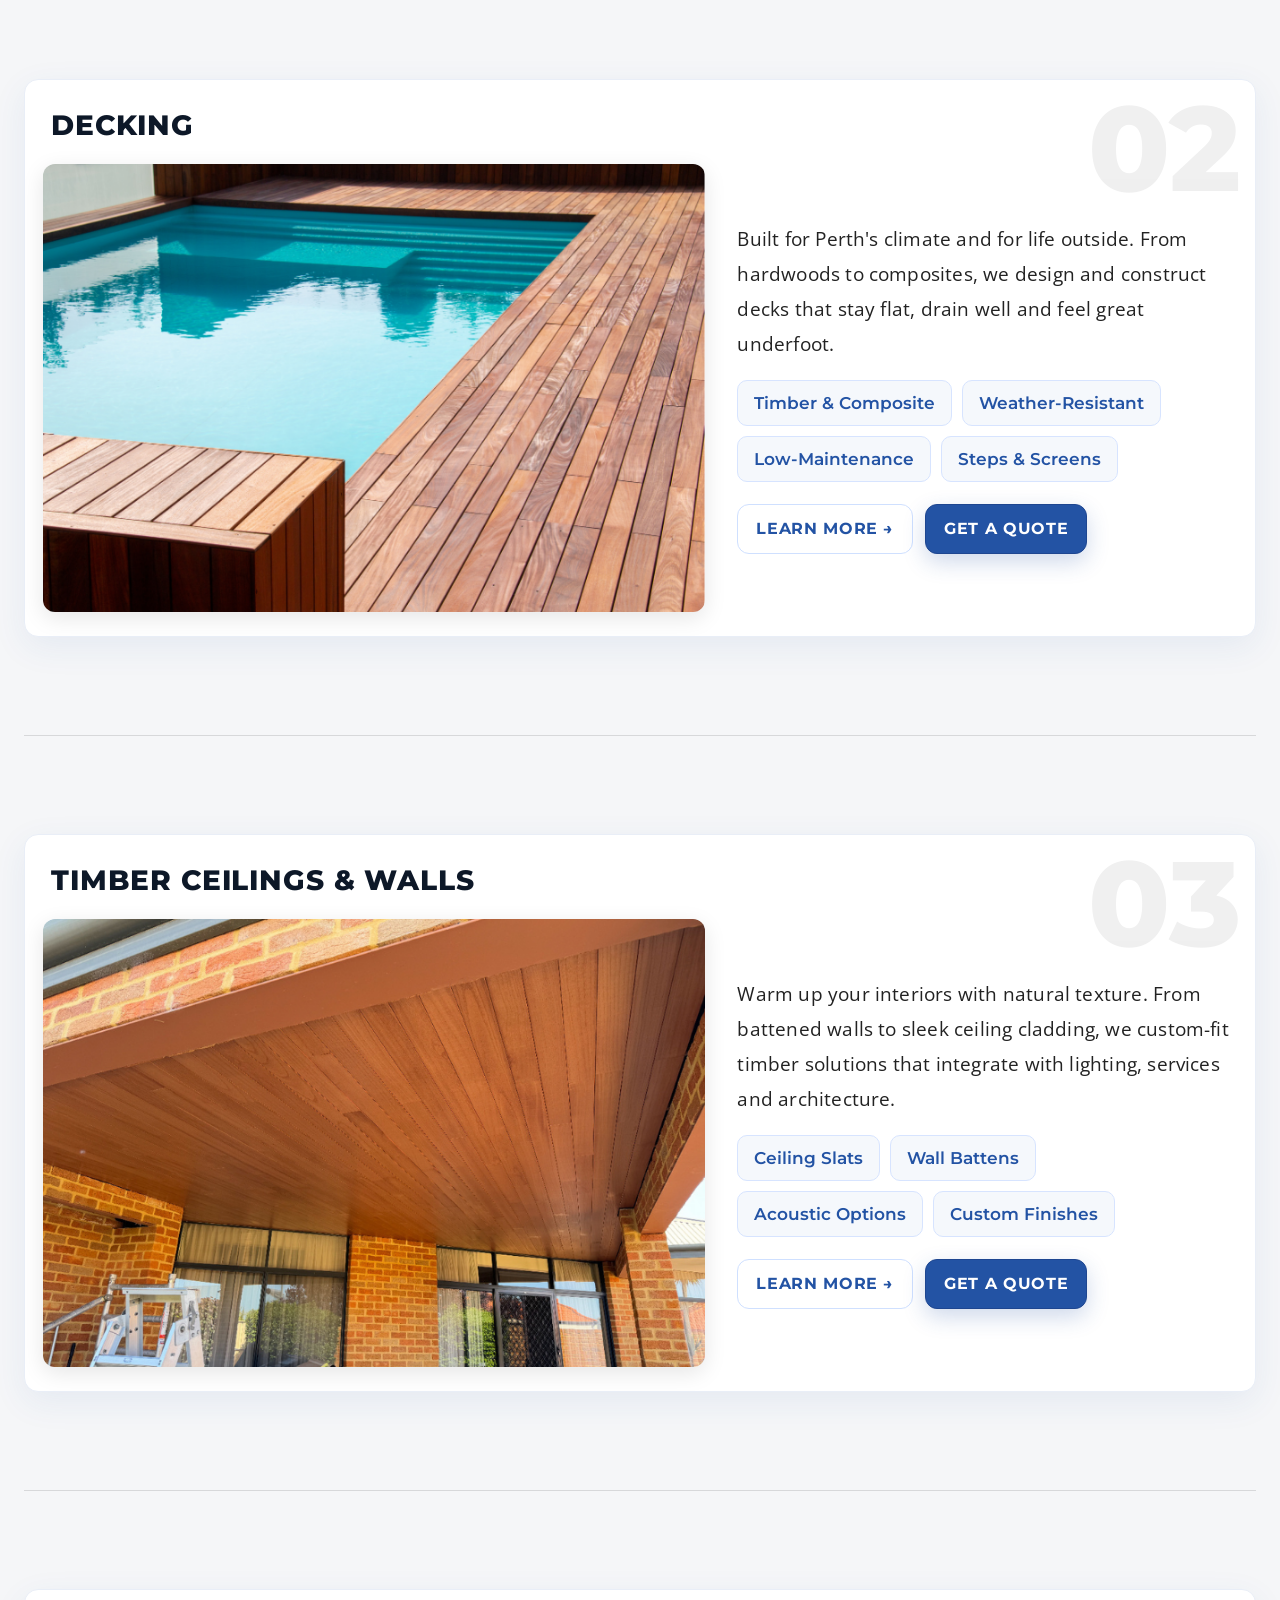
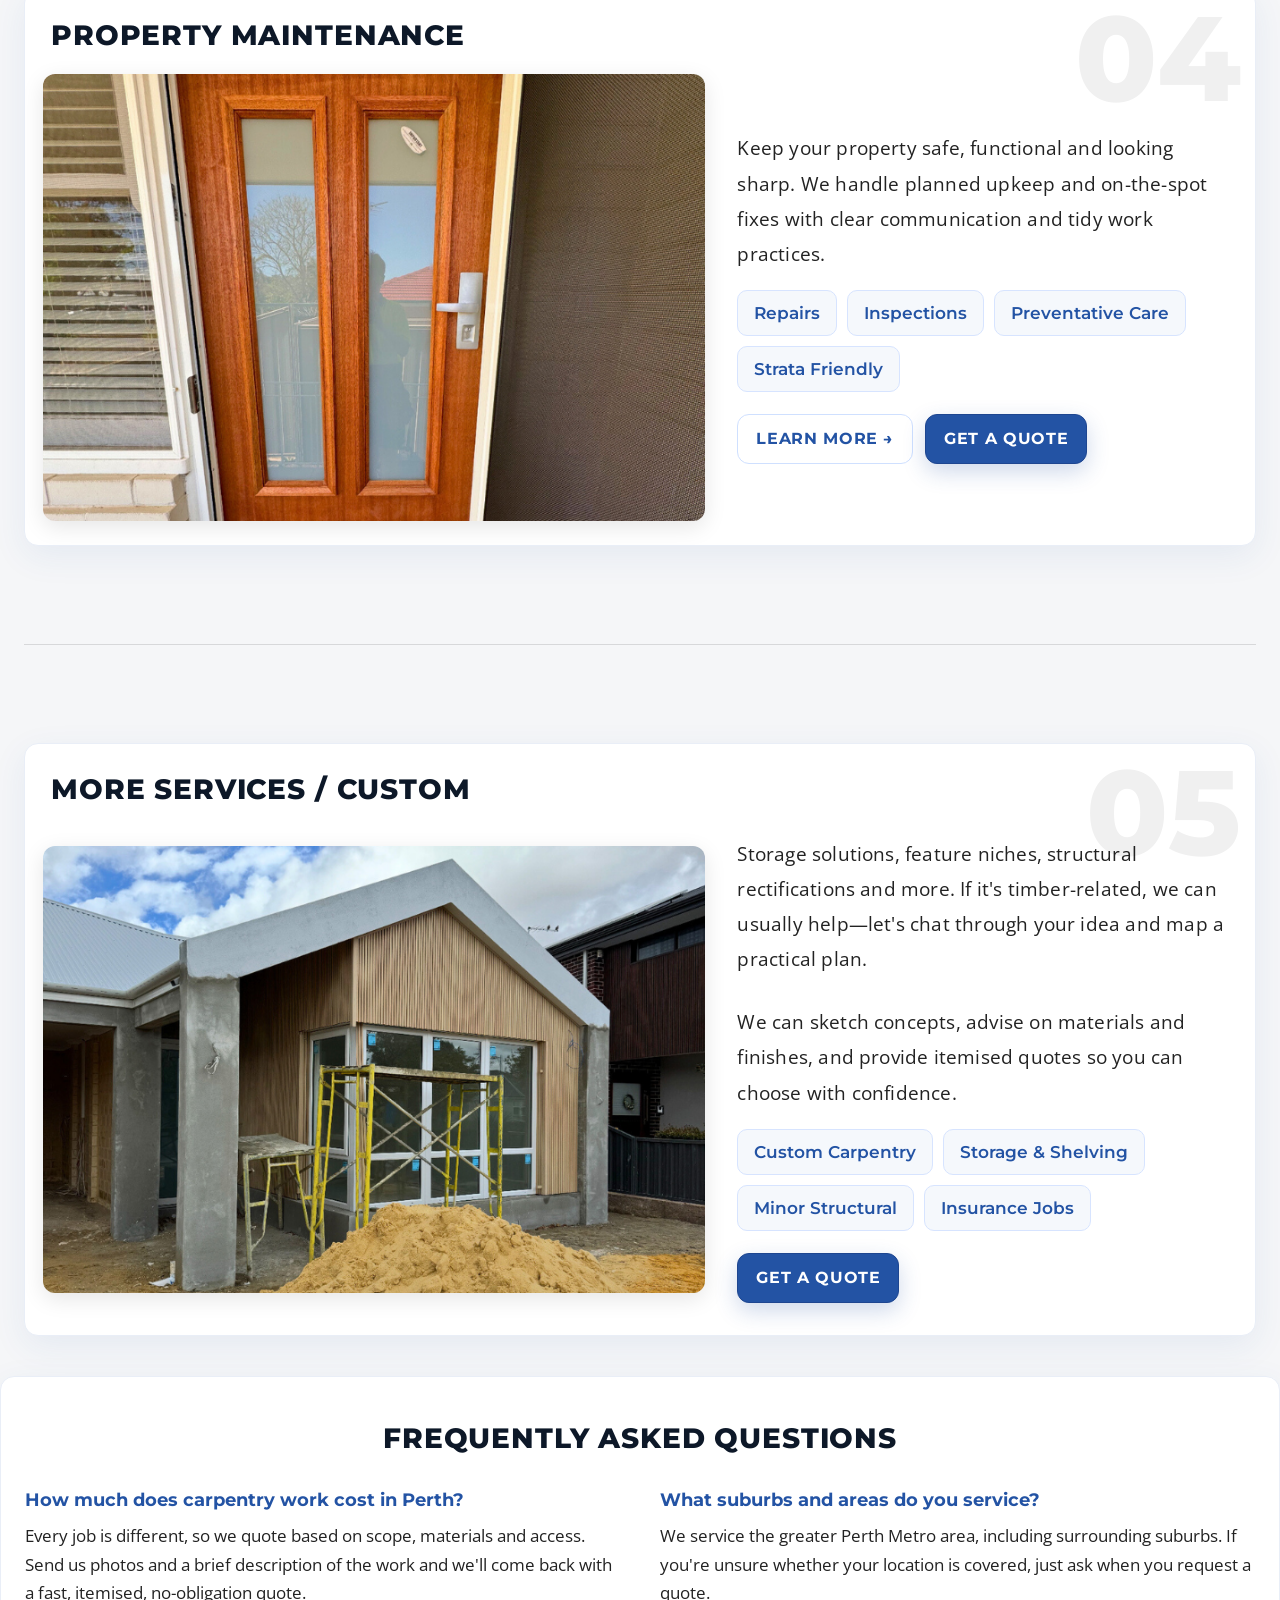
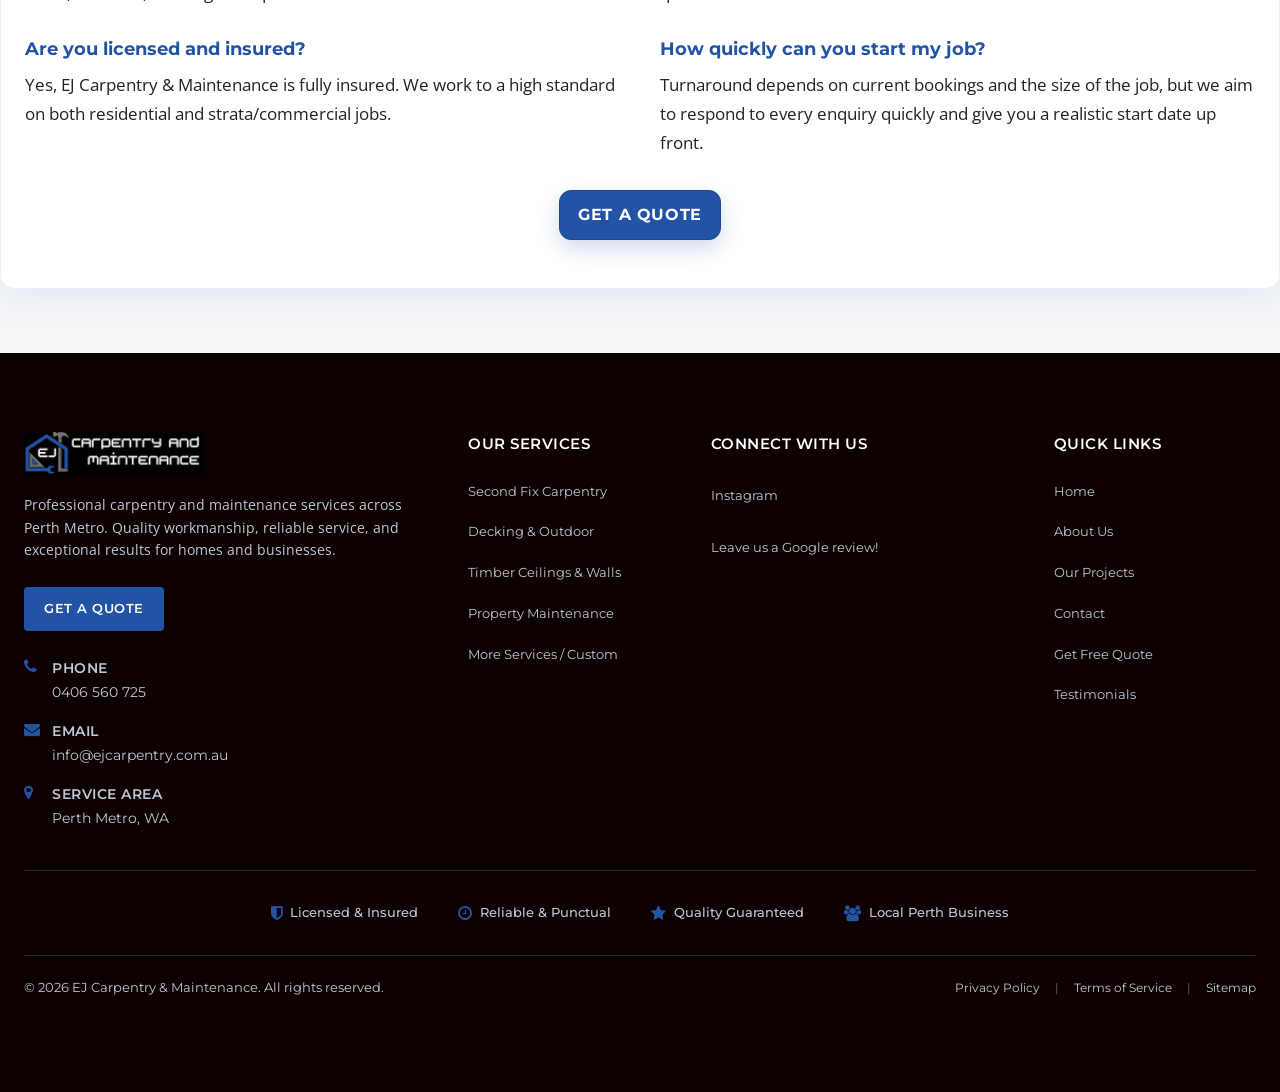
<file: page-services.html>
<!DOCTYPE html>
<html lang="en-US">
<head>
    <!-- Basic Page Needs -->
    <meta charset="utf-8">
    <meta name="viewport" content="width=device-width, initial-scale=1, maximum-scale=1">
    <title>Carpentry Services Perth | Second Fix, Decking &amp; Maintenance – EJ Carpentry</title>
    <meta name="author" content="EJ Carpentry &amp; Maintenance">
    <meta name="description" content="Carpentry services across Perth Metro: second fix carpentry, decking, timber ceilings &amp; walls, and property maintenance. Fully insured local carpenter, fast quotes, premium finish.">
    <meta name="keywords" content="carpentry services Perth, carpenter Perth, second fix carpentry Perth, deck builder Perth, timber ceilings Perth, wall battens Perth, property maintenance Perth, custom carpentry Perth">

    <!-- Indexing -->
    <meta name="robots" content="index,follow,max-image-preview:large">
    <link rel="canonical" href="https://ej-carpentry.com.au/page-services.html">
    <link rel="alternate" hreflang="en-au" href="https://ej-carpentry.com.au/page-services.html">
    <link rel="alternate" hreflang="x-default" href="https://ej-carpentry.com.au/page-services.html">

    <!-- Open Graph / Facebook -->
    <meta property="og:type" content="website">
    <meta property="og:locale" content="en_AU">
    <meta property="og:site_name" content="EJ Carpentry &amp; Maintenance">
    <meta property="og:title" content="Carpentry Services Perth | EJ Carpentry &amp; Maintenance">
    <meta property="og:description" content="Second fix carpentry, decking, timber ceilings &amp; walls, and property maintenance across Perth Metro. Fully insured, fast quotes.">
    <meta property="og:url" content="https://ej-carpentry.com.au/page-services.html">
    <meta property="og:image" content="https://ej-carpentry.com.au/assets/ezimg/home/hero/slider-2.jpg">
    <meta property="og:image:alt" content="EJ Carpentry & Maintenance carpentry services in Perth">

    <!-- Twitter -->
    <meta name="twitter:card" content="summary_large_image">
    <meta name="twitter:title" content="Carpentry Services Perth | EJ Carpentry &amp; Maintenance">
    <meta name="twitter:description" content="Second fix carpentry, decking, timber ceilings &amp; walls, and property maintenance across Perth Metro.">
    <meta name="twitter:image" content="https://ej-carpentry.com.au/assets/ezimg/home/hero/slider-2.jpg">

    <!-- Theme / Favicon and Touch Icons  -->
    <meta name="theme-color" content="#0a0a0a">
    <link rel="shortcut icon" href="assets/img/ezfalcon.png">
    <link rel="apple-touch-icon-precomposed" href="assets/img/ezfalcon.png">
    <!-- Theme Style -->
    <link rel="stylesheet" type="text/css" href="style.css">
    <!-- Colors -->
    <link rel="stylesheet" type="text/css" href="assets/css/colors/color1.css" id="colors">

    <!-- Schema.org (Breadcrumbs + Services + FAQ) -->
    <script type="application/ld+json">
    {
      "@context": "https://schema.org",
      "@graph": [
        {
          "@type": "BreadcrumbList",
          "itemListElement": [
            { "@type": "ListItem", "position": 1, "name": "Home", "item": "https://ej-carpentry.com.au/" },
            { "@type": "ListItem", "position": 2, "name": "Services", "item": "https://ej-carpentry.com.au/page-services.html" }
          ]
        },
        {
          "@type": "Service",
          "serviceType": "Second Fix Carpentry",
          "provider": { "@type": "LocalBusiness", "name": "EJ Carpentry & Maintenance", "url": "https://ej-carpentry.com.au/" },
          "areaServed": { "@type": "AdministrativeArea", "name": "Perth, WA" },
          "url": "https://ej-carpentry.com.au/page-second-fix-carpentry.html"
        },
        {
          "@type": "Service",
          "serviceType": "Decking",
          "provider": { "@type": "LocalBusiness", "name": "EJ Carpentry & Maintenance", "url": "https://ej-carpentry.com.au/" },
          "areaServed": { "@type": "AdministrativeArea", "name": "Perth, WA" },
          "url": "https://ej-carpentry.com.au/page-decking.html"
        },
        {
          "@type": "Service",
          "serviceType": "Timber Ceilings & Walls",
          "provider": { "@type": "LocalBusiness", "name": "EJ Carpentry & Maintenance", "url": "https://ej-carpentry.com.au/" },
          "areaServed": { "@type": "AdministrativeArea", "name": "Perth, WA" },
          "url": "https://ej-carpentry.com.au/page-timber-ceilings-walls.html"
        },
        {
          "@type": "Service",
          "serviceType": "Property Maintenance",
          "provider": { "@type": "LocalBusiness", "name": "EJ Carpentry & Maintenance", "url": "https://ej-carpentry.com.au/" },
          "areaServed": { "@type": "AdministrativeArea", "name": "Perth, WA" },
          "url": "https://ej-carpentry.com.au/page-property-maintenance.html"
        },
        {
          "@type": "FAQPage",
          "mainEntity": [
            {
              "@type": "Question",
              "name": "How much does carpentry work cost in Perth?",
              "acceptedAnswer": { "@type": "Answer", "text": "Every job is different, so we quote based on scope, materials and access. Get in touch with photos and a brief description of the work and we'll come back with a fast, itemised, no-obligation quote." }
            },
            {
              "@type": "Question",
              "name": "What suburbs and areas do you service?",
              "acceptedAnswer": { "@type": "Answer", "text": "We service the greater Perth Metro area, including surrounding suburbs. If you're unsure whether your location is covered, just ask when you request a quote." }
            },
            {
              "@type": "Question",
              "name": "Are you licensed and insured?",
              "acceptedAnswer": { "@type": "Answer", "text": "Yes, EJ Carpentry & Maintenance is fully insured. We work to a high standard on both residential and strata/commercial jobs." }
            },
            {
              "@type": "Question",
              "name": "How quickly can you start my job?",
              "acceptedAnswer": { "@type": "Answer", "text": "Turnaround depends on current bookings and the size of the job, but we aim to respond to every enquiry quickly and give you a realistic start date up front." }
            }
          ]
        }
      ]
    }
    </script>

    <style>
        /* ------- Page-level overrides (light grey page, white cards) ------- */
        body{background:#f5f6f8;}
        .services-stack{max-width:1340px;margin:64px auto 40px;padding:0 24px;display:flex;flex-direction:column;gap:72px;}
    
  
        /* ------- Service card (white box) ------- */
        .service-block{position:relative;background:#fff;border:1px solid #e9eef7;border-radius:14px;box-shadow:0 10px 34px rgba(35,83,164,.08);overflow:hidden}
        .service-number{position:absolute;top:8px;right:14px;font-family:'Montserrat',sans-serif;font-weight:800;font-size:clamp(56px,10vw,120px);line-height:1;color:#000;opacity:.06;pointer-events:none}
        .service-head{padding:24px 26px 0}
        .service-title{font-family:'Montserrat',sans-serif;font-weight:800;color:#0d1828;text-transform:uppercase;letter-spacing:.03em;font-size:clamp(20px,2.2vw,30px);margin:0}
    
        /* Layout: image left, text right */
        .service-inner{display:grid;grid-template-columns:1.3fr 1fr;grid-template-areas:"media text";align-items:center;gap:22px;padding:18px 18px 24px}
        .media-wrap{grid-area:media;background:transparent;padding:0}
        .text-wrap{grid-area:text;padding:8px 8px 8px 10px;display:flex;flex-direction:column;gap:16px}
    
        /* Single big image */
        .service-main-img{width:100%;height:100%;max-height:520px;border-radius:12px;object-fit:cover;object-position:center;display:block;box-shadow:0 6px 22px rgba(0,0,0,.10)}
        /* prevent clipping on very wide screens */
        @media (min-width:1200px){.service-main-img{max-height:560px}}
    
        /* Large description paragraphs */
        .service-lede{font-family:'Open Sans',sans-serif;color:#121926;line-height:1.85;font-size:clamp(16px,1.8vw,19px);letter-spacing:.01em;margin:0}
        .service-lede + .service-lede{margin-top:12px}
    
        /* Feature chips */
        .feature-chips{display:flex;flex-wrap:wrap;gap:10px;margin-top:2px}
        .chip{background:#f5f8fc;color:#2353a4;border:1px solid #d7e4ff;font-family:'Montserrat',sans-serif;font-weight:600;font-size:17px;padding:10px 16px;border-radius:10px}
    
        /* CTAs */
        .cta-row{display:flex;flex-wrap:wrap;gap:12px;margin-top:6px}
        .btn-primary,.btn-secondary{display:inline-flex;align-items:center;justify-content:center;border-radius:12px;padding:12px 18px;font-family:'Montserrat',sans-serif;font-weight:700;text-transform:uppercase;letter-spacing:.04em;font-size:16px;transition:all .18s ease}
        .btn-primary{background:#2353a4;color:#fff;border:1px solid #1e4690;box-shadow:0 8px 22px rgba(35,83,164,.22)}
        .btn-primary:hover{transform:translateY(-1px);box-shadow:0 12px 26px rgba(35,83,164,.28);background:#1f4a98}
        .btn-secondary{background:#fff;color:#2353a4;border:1px solid #cfe0ff}
        .btn-secondary:hover{background:#f4f8ff;border-color:#bcd0ff}
    
        /* Divider */
        .section-sep{height:1px;background:rgba(0,0,0,.12);margin:26px 0}
    
        /* Mobile stacking */
        @media (max-width:980px){
          .service-inner{grid-template-columns:1fr;grid-template-areas:"media" "text";gap:16px}
          .text-wrap{padding:0 6px 6px}
          .service-main-img{max-height:420px}
        }
        @media (max-width:700px){
          .services-stack{gap:54px}
          .service-head{padding:18px 18px 0}
          .service-inner{padding:12px 12px 18px}
          .service-main-img{max-height:360px}
        }
      </style>

</head>
<body class="header-fixed page no-sidebar header-style-2 topbar-style-2 menu-has-search">

<!-- ========== NAVIGATION BAR START (DO NOT REMOVE) ========== -->
<!-- ========== NAVIGATION BAR START (DO NOT REMOVE) ========== -->
<!-- ========== NAVIGATION BAR START (DO NOT REMOVE) ========== -->
<div id="site-header-wrap">

    <style>
    /* Top Bar (unchanged) */
    .top-bar-desktop-only{
      background:#f5f5f5;border-bottom:1px solid #e0e0e0;
      font-family:'Open Sans',sans-serif;font-size:1em;color:#444;
      display:flex;justify-content:center;align-items:center;
    }
    #top-bar-inner{width:100%;display:flex;justify-content:center;}
    .top-bar-inner-wrap{width:100%;display:flex;justify-content:center;}
    .top-bar-content-centered-better{
      display:flex;justify-content:center;align-items:center;gap:48px;
      padding:8px 0;width:100%;
    }
    .top-bar-content-centered-better .service-area{color:#2353a4;font-weight:500;font-size:1em;display:flex;align-items:center;gap:6px;}
    .top-bar-content-centered-better .phone{color:#444;font-weight:500;font-size:1em;display:flex;align-items:center;gap:6px;}
    .topbar-separator{color:#bbb;font-size:1.2em;font-weight:400;margin:0 24px;}
    @media (max-width:900px){.top-bar-desktop-only{display:none!important;}}
    
    /* ===== Fixed Header (bulletproof) ===== */
    #site-header{
      position:fixed !important;
      top:0;left:0;right:0;
      z-index:1100;
      background:#fff;
      box-shadow:0 2px 5px rgba(0,0,0,.08);
    }
    
    /* Some themes toggle .is-fixed — keep behaviour consistent */
    #site-header.is-fixed{
      position:fixed !important; top:0 !important;
    }
    
    /* Smooth height transitions if the header shrinks on scroll later */
    #site-header,
    .custom-navbar-container{transition:height .2s ease, box-shadow .2s ease;}
    </style>
    
    <script>
    /* Push page content down by the exact header height */
    (function(){
      function setHeaderOffset(){
        var header=document.getElementById('site-header');
        if(!header) return;
        var h=header.offsetHeight;
        document.documentElement.style.setProperty('--header-offset', h+'px');
        document.body.style.paddingTop = h + 'px';
      }
      window.addEventListener('load', setHeaderOffset);
      window.addEventListener('resize', setHeaderOffset);
    })();
    </script>
    <header id="site-header">
        <div class="custom-navbar-container">
            <div class="navbar-logo">
                <a href="index.html" rel="home" class="main-logo">
                    <img src="assets/ezimg/logo/wlogo.png" alt="EJ Carpentry & Maintenance" width="186" height="39" data-retina="assets/img/logo-small@2x.png" data-width="186" data-height="39">
                </a>
            </div>
            <nav class="navbar-center-menu" id="main-navbar-menu">
                <ul class="navbar-menu">
                    <li><a href="index.html">HOME</a></li>
                    <li><a href="page-about.html">ABOUT</a></li>
                    <li class="menu-item-has-children services-dropdown">
                        <a href="page-services.html">SERVICES</a>
                        <ul class="sub-menu">
                            <li><a href="page-services.html">All services</a></li>
                            <li><a href="page-decking.html">Decking</a></li>
                            <li><a href="page-timber-ceilings-walls.html">Timber Ceilings &amp; Walls</a></li>
                            <li><a href="page-property-maintenance.html">Property Maintenance</a></li>
                            <li><a href="page-second-fix-carpentry.html">Second Fix Carpentry</a></li>
                            <li><a href="page-services.html#more">More / Custom</a></li>
                        </ul>
                    </li>

                    <li><a href="page-contact.html">CONTACT</a></li>
                </ul>
            </nav>
            <div class="navbar-right-group">
                <a href="page-contact.html" class="get-a-quote-btn">GET A QUOTE</a>
                <button class="navbar-hamburger" id="navbar-hamburger" aria-label="Open menu">
                    ☰
                </button>
            </div>
        </div>
    </header>
</div>
<!-- ========== NAVIGATION BAR END (DO NOT REMOVE) ========== -->

<!-- HERO SECTION -->
<div class="services-hero-section" style="position: relative; width: 100%; height: 340px; background: url('assets/ezimg/home/hero/slider-2.jpg') center center/cover no-repeat; display: flex; flex-direction: column; align-items: center; justify-content: center;">
    <div style="position: relative; z-index: 2; display: flex; flex-direction: column; align-items: center; justify-content: center; width: 100%;">
        <h1 style="color: #fff; font-family: 'Montserrat', sans-serif; font-size: 2.2em; font-weight: 800; text-transform: uppercase; letter-spacing: 1.2px; margin: 0 0 10px 0; text-align: center;">Our Services</h1>
        <div style="font-family: 'Open Sans', sans-serif; color: #fff; font-size: 1.08em; font-weight: 400; letter-spacing: 0.2px; text-align: center;">Expert Carpentry &amp; Maintenance Services in Perth</div>
    </div>
</div>

<!-- SERVICES NAV BUTTONS -->
<div class="services-nav-buttons" style="display: flex; flex-wrap: wrap; justify-content: center; gap: 18px; margin: 40px 0 48px 0;">
    <a class="service-nav-btn" href="#all-services">All Services</a>
    <a class="service-nav-btn" href="page-decking.html">Decking</a>
    <a class="service-nav-btn" href="page-timber-ceilings-walls.html">Timber Ceilings &amp; Walls</a>
    <a class="service-nav-btn" href="page-property-maintenance.html">Property Maintenance</a>
    <a class="service-nav-btn" href="page-second-fix-carpentry.html">Second Fix Carpentry</a>
    <a class="service-nav-btn" href="#more">More / Custom</a>
</div>

<style>
.service-nav-btn {
    display: inline-block;
    background: #2353a4;
    color: #fff;
    font-family: 'Montserrat', sans-serif;
    font-weight: 600;
    font-size: 1.08em;
    padding: 14px 32px;
    border-radius: 6px;
    text-transform: uppercase;
    letter-spacing: 0.5px;
    text-decoration: none;
    transition: background 0.2s, color 0.2s, box-shadow 0.2s;
    box-shadow: 0 2px 8px rgba(35,83,164,0.08);
    margin-bottom: 8px;
}
.service-nav-btn:hover, .service-nav-btn:focus {
    background: #19305a;
    color: #fff;
    box-shadow: 0 4px 16px rgba(35,83,164,0.15);
}
@media (max-width: 700px) {
    .services-nav-buttons {
        gap: 10px;
    }
    .service-nav-btn {
        font-size: 0.98em;
        padding: 10px 16px;
    }
}
</style>

 <!-- ===================== SERVICES INTRO ===================== -->
 <p class="services-intro">
   EJ Carpentry &amp; Maintenance is a fully insured Perth carpenter delivering second fix carpentry, deck building, timber ceilings &amp; wall battens, and property maintenance across the Perth Metro area. Browse our core services below, or get in touch for a fast, no-obligation quote.
 </p>
 <style>.services-intro{max-width:900px;margin:0 auto 8px;padding:0 24px;text-align:center;font-family:'Open Sans',sans-serif;color:#3a4658;line-height:1.8;font-size:clamp(15px,1.6vw,17px)}</style>

 <!-- ===================== SERVICES ===================== -->
 <div class="services-stack" id="all-services">

    <!-- 01 Second Fix Carpentry (teaser - full page: page-second-fix-carpentry.html) -->
    <section id="second-fix" class="service-block">
      <div class="service-number">01</div>
      <div class="service-head">
        <h2 class="service-title">Second Fix Carpentry</h2>
      </div>
      <div class="service-inner">
        <div class="media-wrap">
          <img class="service-main-img" src="assets/ezimg/home/370x250/Ezra Photos/Originals/IMG_5525.jpg" alt="Second fix carpentry work" />
        </div>
        <div class="text-wrap">
          <p class="service-lede">
            Flawless finishes that elevate your space. We install and detail doors, frames, skirting, architraves and built-ins with laser-level precision and tight, clean joins.
          </p>

          <div class="feature-chips">
            <span class="chip">Doors &amp; Frames</span>
            <span class="chip">Skirting &amp; Architraves</span>
            <span class="chip">Custom Cabinetry</span>
            <span class="chip">Hardware &amp; Fittings</span>
          </div>

          <div class="cta-row">
            <a href="page-second-fix-carpentry.html" class="btn-secondary">Learn More →</a>
            <a href="page-contact.html" class="btn-primary">Get a quote</a>
          </div>
        </div>
      </div>
    </section>

    <div class="section-sep" aria-hidden="true"></div>

    <!-- 02 Decking (teaser - full page: page-decking.html) -->
    <section id="decking" class="service-block">
      <div class="service-number">02</div>
      <div class="service-head">
        <h2 class="service-title">Decking</h2>
      </div>
      <div class="service-inner">
        <div class="media-wrap">
          <img class="service-main-img" src="assets/ezimg/home/370x250/Ezra Photos/resized/deck.png" alt="Decking project" />
        </div>
        <div class="text-wrap">
          <p class="service-lede">
            Built for Perth's climate and for life outside. From hardwoods to composites, we design and construct decks that stay flat, drain well and feel great underfoot.
          </p>

          <div class="feature-chips">
            <span class="chip">Timber &amp; Composite</span>
            <span class="chip">Weather-Resistant</span>
            <span class="chip">Low-Maintenance</span>
            <span class="chip">Steps &amp; Screens</span>
          </div>

          <div class="cta-row">
            <a href="page-decking.html" class="btn-secondary">Learn More →</a>
            <a href="page-contact.html" class="btn-primary">Get a quote</a>
          </div>
        </div>
      </div>
    </section>

    <div class="section-sep" aria-hidden="true"></div>

    <!-- 03 Timber Ceilings & Walls (teaser - full page: page-timber-ceilings-walls.html) -->
    <section id="timber" class="service-block">
      <div class="service-number">03</div>
      <div class="service-head">
        <h2 class="service-title">Timber Ceilings &amp; Walls</h2>
      </div>
      <div class="service-inner">
        <div class="media-wrap">
          <img class="service-main-img" src="assets/ezimg/home/370x250/Ezra Photos/resized/Roof_deck.png" alt="Timber ceilings and walls" />
        </div>
        <div class="text-wrap">
          <p class="service-lede">
            Warm up your interiors with natural texture. From battened walls to sleek ceiling cladding, we custom-fit timber solutions that integrate with lighting, services and architecture.
          </p>

          <div class="feature-chips">
            <span class="chip">Ceiling Slats</span>
            <span class="chip">Wall Battens</span>
            <span class="chip">Acoustic Options</span>
            <span class="chip">Custom Finishes</span>
          </div>

          <div class="cta-row">
            <a href="page-timber-ceilings-walls.html" class="btn-secondary">Learn More →</a>
            <a href="page-contact.html" class="btn-primary">Get a quote</a>
          </div>
        </div>
      </div>
    </section>

    <div class="section-sep" aria-hidden="true"></div>

    <!-- 04 Property Maintenance (teaser - full page: page-property-maintenance.html) -->
    <section id="maintenance" class="service-block">
      <div class="service-number">04</div>
      <div class="service-head">
        <h2 class="service-title">Property Maintenance</h2>
      </div>
      <div class="service-inner">
        <div class="media-wrap">
          <img class="service-main-img" src="assets/ezimg/home/370x250/Ezra Photos/resized/Door1.png" alt="Property maintenance works" />
        </div>
        <div class="text-wrap">
          <p class="service-lede">
            Keep your property safe, functional and looking sharp. We handle planned upkeep and on-the-spot fixes with clear communication and tidy work practices.
          </p>

          <div class="feature-chips">
            <span class="chip">Repairs</span>
            <span class="chip">Inspections</span>
            <span class="chip">Preventative Care</span>
            <span class="chip">Strata Friendly</span>
          </div>

          <div class="cta-row">
            <a href="page-property-maintenance.html" class="btn-secondary">Learn More →</a>
            <a href="page-contact.html" class="btn-primary">Get a quote</a>
          </div>
        </div>
      </div>
    </section>

    <div class="section-sep" aria-hidden="true"></div>

    <!-- 05 More Services / Custom -->
    <section id="more" class="service-block">
      <div class="service-number">05</div>
      <div class="service-head">
        <h2 class="service-title">More Services / Custom</h2>
      </div>
      <div class="service-inner">
        <div class="media-wrap">
          <img class="service-main-img" src="assets/ezimg/home/370x250/Ezra Photos/resized/wall_panneling.png" alt="Custom carpentry and more" />
        </div>
        <div class="text-wrap">
          <p class="service-lede">
            Storage solutions, feature niches, structural rectifications and more. If it's timber-related, we can usually help—let's chat through your idea and map a practical plan.
          </p>
          <p class="service-lede">
            We can sketch concepts, advise on materials and finishes, and provide itemised quotes so you can choose with confidence.
          </p>

          <div class="feature-chips">
            <span class="chip">Custom Carpentry</span>
            <span class="chip">Storage &amp; Shelving</span>
            <span class="chip">Minor Structural</span>
            <span class="chip">Insurance Jobs</span>
          </div>

          <div class="cta-row">
            <a href="page-contact.html" class="btn-primary">Get a quote</a>
          </div>
        </div>
      </div>
    </section>

  </div>

  <!-- ===================== FAQ ===================== -->
  <div class="faq-section">
    <h2 class="faq-title">Frequently Asked Questions</h2>
    <div class="faq-grid">
      <div class="faq-item">
        <h3 class="faq-question">How much does carpentry work cost in Perth?</h3>
        <p class="faq-answer">Every job is different, so we quote based on scope, materials and access. Send us photos and a brief description of the work and we'll come back with a fast, itemised, no-obligation quote.</p>
      </div>
      <div class="faq-item">
        <h3 class="faq-question">What suburbs and areas do you service?</h3>
        <p class="faq-answer">We service the greater Perth Metro area, including surrounding suburbs. If you're unsure whether your location is covered, just ask when you request a quote.</p>
      </div>
      <div class="faq-item">
        <h3 class="faq-question">Are you licensed and insured?</h3>
        <p class="faq-answer">Yes, EJ Carpentry &amp; Maintenance is fully insured. We work to a high standard on both residential and strata/commercial jobs.</p>
      </div>
      <div class="faq-item">
        <h3 class="faq-question">How quickly can you start my job?</h3>
        <p class="faq-answer">Turnaround depends on current bookings and the size of the job, but we aim to respond to every enquiry quickly and give you a realistic start date up front.</p>
      </div>
    </div>
    <div class="cta-row faq-cta">
      <a href="page-contact.html" class="btn-primary">Get a quote</a>
    </div>
  </div>

  <style>
    .faq-section{max-width:1340px;margin:0 auto 64px;padding:40px 24px 48px;background:#fff;border:1px solid #e9eef7;border-radius:14px;box-shadow:0 10px 34px rgba(35,83,164,.08)}
    .faq-title{font-family:'Montserrat',sans-serif;font-weight:800;color:#0d1828;text-transform:uppercase;letter-spacing:.03em;font-size:clamp(20px,2.2vw,28px);margin:0 0 28px;text-align:center}
    .faq-grid{display:grid;grid-template-columns:1fr 1fr;gap:28px 40px}
    .faq-question{font-family:'Montserrat',sans-serif;font-weight:700;color:#2353a4;font-size:18px;margin:0 0 8px}
    .faq-answer{font-family:'Open Sans',sans-serif;color:#121926;line-height:1.7;font-size:17px;margin:0}
    .faq-cta{justify-content:center;margin-top:32px}
    @media (max-width:820px){.faq-grid{grid-template-columns:1fr}}
  </style>

  <!-- Smooth scroll for hash links -->
  <script>
    document.querySelectorAll('.service-nav-btn, .navbar-menu a[href^="#"]').forEach(function(link){
      link.addEventListener('click',function(e){
        const href=this.getAttribute('href');
        if(href&&href.startsWith('#')){
          const target=document.querySelector(href);
          if(target){e.preventDefault();window.scrollTo({top:target.getBoundingClientRect().top+window.scrollY-90,behavior:'smooth'});}
        }
      });
    });
  </script>



<!-- ========== FOOTER START (DO NOT REMOVE) ========== -->

<footer id="footer" class="custom-footer">
    <div class="footer-container">
        <!-- Footer Main Content -->
        <div class="footer-main">
            <!-- Company Info & Contact -->
            <div class="footer-section company-info">
                <img src="assets/ezimg/logo/blogo.png" alt="EJ Carpentry & Maintenance Logo" class="footer-logo">
                <p class="footer-description">
                    Professional carpentry and maintenance services across Perth Metro. Quality workmanship, reliable service, and exceptional results for homes and businesses.
                </p>
                <a href="page-contact.html" class="footer-quote-btn">GET A QUOTE</a>
                <div class="footer-contact-info">
                    <div class="contact-item">
                        <i class="fa fa-phone"></i>
                        <div>
                            <span class="contact-label">Phone</span>
                            <a href="tel:0406560725">0406 560 725</a>
                        </div>
                    </div>
                    <div class="contact-item">
                        <i class="fa fa-envelope"></i>
                        <div>
                            <span class="contact-label">Email</span>
                            <a href="mailto:info@ejcarpentry.com.au">info@ejcarpentry.com.au</a>
                        </div>
                    </div>
                    <div class="contact-item">
                        <i class="fa fa-map-marker"></i>
                        <div>
                            <span class="contact-label">Service Area</span>
                            <span>Perth Metro, WA</span>
                        </div>
                    </div>
                </div>
            </div>
            <!-- Services -->
            <div class="footer-section services-section">
                <h3 class="footer-heading">Our Services</h3>
                <ul class="footer-services-list">
                    <li><a href="page-second-fix-carpentry.html">Second Fix Carpentry</a></li>
                    <li><a href="page-decking.html">Decking & Outdoor</a></li>
                    <li><a href="page-timber-ceilings-walls.html">Timber Ceilings & Walls</a></li>
                    <li><a href="page-property-maintenance.html">Property Maintenance</a></li>
                    <li><a href="page-services.html#more">More Services / Custom</a></li>
                </ul>
            </div>
            <!-- Social Media & Quote -->
            <div class="footer-section social-quote-section">
                <h3 class="footer-heading">Connect With Us</h3>
                <div class="social-media-links">
                    <a href="https://www.instagram.com/ejcarpentryperth/" class="social-link instagram">
                        <span>Instagram</span>
                    </a>
                    <a href="https://www.google.com/search?sca_esv=08bd8e8cec846723&rlz=1C1RXQR_enAU1032AU1032&biw=1920&bih=919&sxsrf=AE3TifPeW49uuhjkOarSR4eZjUa18ZDEkw:1755004799136&si=AMgyJEtREmoPL4P1I5IDCfuA8gybfVI2d5Uj7QMwYCZHKDZ-E7YZXuAmds8Ypba2EKTiUzhorrMTKtE_ER0H8uKC8iXpspwUWaAnAVx9rw0KBTqGuSzBZEDGRECk1MGV3msphlt_KM6PScI9pFAr9roP03vHrYOXSw%3D%3D&q=EJ+Carpentry+%26+Maintenance+Reviews&sa=X&ved=2ahUKEwiFxYatroWPAxUmumMGHX4YATAQ0bkNegQIHhAC" class="social-link google">
                        <span>Leave us a Google review!</span>
                    </a>
                </div>
            </div>
            <!-- Quick Links -->
            <div class="footer-section quick-links">
                <h3 class="footer-heading">Quick Links</h3>
                <ul class="footer-links-list">
                    <li><a href="index.html">Home</a></li>
                    <li><a href="page-about.html">About Us</a></li>
                    <li><a href="projects.html">Our Projects</a></li>
                    <li><a href="page-contact.html">Contact</a></li>
                    <li><a href="page-contact.html">Get Free Quote</a></li>
                    <li><a href="page-testimonial.html">Testimonials</a></li>
                </ul>
            </div>
        </div>
        <!-- Trust Indicators -->
        <div class="footer-trust-section">
            <div class="trust-indicators">
                <div class="trust-item">
                    <i class="fa fa-shield"></i>
                    <span>Licensed & Insured</span>
                </div>
                <div class="trust-item">
                    <i class="fa fa-clock-o"></i>
                    <span>Reliable & Punctual</span>
                </div>
                <div class="trust-item">
                    <i class="fa fa-star"></i>
                    <span>Quality Guaranteed</span>
                </div>
                <div class="trust-item">
                    <i class="fa fa-users"></i>
                    <span>Local Perth Business</span>
                </div>
            </div>
        </div>
        <!-- Footer Bottom -->
        <div class="footer-bottom">
            <div class="footer-bottom-content">
                <div class="footer-copyright">
                    © <span id="footer-year"></span> EJ Carpentry & Maintenance. All rights reserved.
                </div>
                        <div class="footer-legal">
                            <a href="privacy.html">Privacy Policy</a>
                            <span class="separator">|</span>
                            <a href="terms-conditions.html">Terms of Service</a>
                            <span class="separator">|</span>
                            <a href="sitemap.html">Sitemap</a>
                        </div>
            </div>
        </div>
    </div>
</footer>

<!-- ========== FOOTER END ========== -->

<!-- Navbar CSS (copied from index.html) -->
<style>
.custom-navbar-container {
    display: flex;
    align-items: center;
    justify-content: space-between;
    max-width: 1400px;
    margin: 0 auto;
    padding: 0 32px;
    height: 90px;
    background: #fff;
    position: relative;
    z-index: 100;
}
.navbar-logo {
    flex: 0 0 auto;
    display: flex;
    align-items: center;
}
.navbar-center-menu {
    flex: 1 1 auto;
    display: flex;
    justify-content: center;
}
.navbar-menu {
    display: flex;
    gap: 38px;
    list-style: none;
    margin: 0;
    padding: 0;
    align-items: center;
}
.navbar-menu > li {
    position: relative;
}
.navbar-menu > li > a {
    font-family: 'Montserrat', sans-serif;
    font-size: 1.08em;
    font-weight: 500;
    color: #1a2330;
    text-decoration: none;
    text-transform: uppercase;
    letter-spacing: 0.5px;
    padding: 0 2px;
    transition: color 0.2s;
    background: none;
    border: none;
    outline: none;
    line-height: 90px;
    display: inline-block;
}
.navbar-menu > li > a:hover,
.navbar-menu > li > a:focus {
    color: #2353a4;
}
.services-dropdown {
    position: relative;
}
.services-dropdown > a:after {
    content: '\25BC';
    font-size: 0.7em;
    margin-left: 7px;
    vertical-align: middle;
    color: #2353a4;
}
.services-dropdown .sub-menu {
    display: none;
    position: absolute;
    left: 0;
    top: 100%;
    min-width: 210px;
    background: #fff;
    box-shadow: 0 4px 16px rgba(35,83,164,0.10);
    border-radius: 0 0 8px 8px;
    z-index: 1000;
    padding: 10px 0;
}
.services-dropdown:hover .sub-menu,
.services-dropdown:focus-within .sub-menu {
    display: block;
}
.services-dropdown .sub-menu li {
    width: 100%;
}
.services-dropdown .sub-menu a {
    display: block;
    padding: 10px 24px;
    color: #2353a4;
    font-family: 'Montserrat', sans-serif;
    font-size: 1em;
    font-weight: 500;
    text-decoration: none;
    transition: background 0.2s, color 0.2s;
    border: none;
    background: none;
}
.services-dropdown .sub-menu a:hover {
    background: #2353a4;
    color: #fff;
}
.navbar-right-group {
    display: flex;
    align-items: center;
    gap: 10px;
    min-width: 0;
}
.navbar-hamburger {
    display: none;
    background: none;
    border: none;
    cursor: pointer;
    margin-left: 8px;
    font-size: 28px;
    color: #2353a4;
    font-weight: bold;
    line-height: 1;
    padding: 8px;
    border-radius: 4px;
    transition: all 0.3s;
}
.navbar-hamburger:hover {
    background: #f0f0f0;
}
@media (max-width: 900px) {
    .top-bar-desktop-only {
        display: none !important;
    }
    .custom-navbar-container {
        padding: 0 4px;
        height: 76px;
    }
    .navbar-logo {
        padding-top: 8px;
        padding-bottom: 8px;
    }
    .navbar-logo img {
        width: 98px !important;
        height: auto !important;
        max-height: 32px;
    }
    .navbar-center-menu {
        display: none !important;
    }
    .navbar-hamburger {
        color: #2353a4 !important;
        background: none !important;
        border: none;
        font-size: 32px;
        font-weight: bold;
        line-height: 1;
        padding: 8px;
        border-radius: 4px;
        transition: all 0.3s;
        display: flex !important;
        align-items: center;
        justify-content: center;
    }
    .navbar-hamburger:focus,
    .navbar-hamburger:active,
    .navbar-hamburger:visited,
    .navbar-hamburger:hover {
        color: #2353a4 !important;
        background: none !important;
        outline: none !important;
    }
    .navbar-menu-mobile {
        display: flex;
        flex-direction: column;
        position: absolute;
        top: 60px;
        right: 0;
        width: 100vw;
        background: #fff;
        box-shadow: 0 4px 16px rgba(35,83,164,0.10);
        z-index: 2000;
        padding: 20px 0 10px 0;
        align-items: flex-start;
    }
    .navbar-menu-mobile li {
        width: 100%;
        padding: 0 24px;
        margin-bottom: 8px;
    }
    .navbar-menu-mobile li a {
        font-size: 1.1em;
        color: #222;
        font-weight: 500;
        line-height: 2.2;
        text-transform: uppercase;
        text-decoration: none;
        display: block;
        padding: 8px 0;
    }
    .navbar-menu-mobile .services-dropdown .sub-menu {
        position: static;
        box-shadow: none;
        border-radius: 0;
        min-width: 0;
        padding: 0;
        display: none;
    }
    .navbar-menu-mobile .services-dropdown.open .sub-menu {
        display: block;
    }
    .navbar-menu-mobile .services-dropdown > a:after {
        content: '\25BC';
        font-size: 0.7em;
        margin-left: 7px;
        vertical-align: middle;
        color: #222;
    }
    .navbar-menu-mobile .mobile-quote-btn {
        margin-top: 16px;
        padding: 0 24px;
    }
    .navbar-menu-mobile .mobile-quote-btn a {
        background: #2353a4;
        color: #fff;
        font-family: 'Montserrat', sans-serif;
        font-weight: 500;
        font-size: 1em;
        padding: 12px 24px;
        border: none;
        border-radius: 3px;
        text-transform: uppercase;
        letter-spacing: 0.5px;
        text-decoration: none;
        box-shadow: none;
        white-space: nowrap;
        height: auto;
        line-height: 1.7;
        vertical-align: middle;
        text-align: center;
        transition: background 0.2s, color 0.2s;
        display: block;
        width: 100%;
    }
    .navbar-menu-mobile .mobile-quote-btn a:hover {
        background: #19305a;
        color: #fff;
    }
    .get-a-quote-btn {
        display: none !important;
    }
    .navbar-right-group {
        gap: 0;
    }
}
</style>
<style>
.get-a-quote-btn {
    background: #2353a4 !important;
    color: #fff !important;
    font-family: 'Montserrat', sans-serif !important;
    font-weight: 500 !important;
    font-size: 1em !important;
    padding: 8px 24px !important;
    border: none !important;
    border-radius: 3px !important;
    text-transform: uppercase !important;
    letter-spacing: 0.5px !important;
    text-decoration: none !important;
    box-shadow: none !important;
    margin: 0 !important;
    white-space: nowrap !important;
    height: auto !important;
    line-height: 1.7 !important;
    vertical-align: middle !important;
    display: inline-block !important;
    transition: background 0.2s, color 0.2s !important;
    min-width: 0 !important;
    max-width: 100% !important;
    overflow: visible !important;
}
@media (max-width: 900px) {
    .get-a-quote-btn {
        display: none !important;
        visibility: hidden !important;
        opacity: 0 !important;
        position: absolute !important;
        left: -9999px !important;
    }
}
.get-a-quote-btn:hover {
    background: #19305a !important;
    color: #fff !important;
}
</style>
<!-- Navbar JS (copied from index.html) -->
<script>
// Hamburger menu toggle for mobile
const hamburger = document.getElementById('navbar-hamburger');
const mainMenu = document.getElementById('main-navbar-menu');
let mobileMenu = null;
function closeMobileMenu() {
    if (mobileMenu) {
        mobileMenu.remove();
        mobileMenu = null;
        hamburger.setAttribute('aria-expanded', 'false');
    }
}
function openMobileMenu() {
    closeMobileMenu();
    mobileMenu = document.createElement('ul');
    mobileMenu.className = 'navbar-menu-mobile';
    mobileMenu.innerHTML = `
        <li><a href="index.html">HOME</a></li>
        <li><a href="page-about.html">ABOUT</a></li>
        <li class="services-dropdown">
            <a href="page-services.html" tabindex="0">SERVICES</a>
            <ul class="sub-menu">
                <li><a href="page-second-fix-carpentry.html">Second Fix Carpentry</a></li>
                <li><a href="page-decking.html">Decking</a></li>
                <li><a href="page-timber-ceilings-walls.html">Timber Ceilings &amp; Walls</a></li>
                <li><a href="page-property-maintenance.html">Property Maintenance</a></li>
                <li><a href="page-services.html#more">More Services / Custom</a></li>
            </ul>
        </li>

        <li><a href="page-contact.html">CONTACT</a></li>
        <li class="mobile-quote-btn"><a href="page-contact.html">GET A QUOTE</a></li>
    `;
    document.querySelector('.custom-navbar-container').appendChild(mobileMenu);
    // Dropdown toggle for services
    const servicesDropdown = mobileMenu.querySelector('.services-dropdown > a');
    const subMenu = mobileMenu.querySelector('.services-dropdown .sub-menu');
    servicesDropdown.addEventListener('click', function(e) {
        e.preventDefault();
        this.parentElement.classList.toggle('open');
        this.setAttribute('aria-expanded', this.parentElement.classList.contains('open'));
    });
    servicesDropdown.addEventListener('keydown', function(e) {
        if (e.key === 'Enter' || e.key === ' ') {
            e.preventDefault();
            this.parentElement.classList.toggle('open');
            this.setAttribute('aria-expanded', this.parentElement.classList.contains('open'));
        }
    });
    subMenu.querySelectorAll('a').forEach(link => {
        link.addEventListener('click', function(e) {
            closeMobileMenu();
        });
    });
    mobileMenu.querySelectorAll('> li > a:not([href="page-services.html"])').forEach(link => {
        link.addEventListener('click', closeMobileMenu);
    });
    hamburger.setAttribute('aria-expanded', 'true');
}
hamburger.addEventListener('click', function() {
    if (mobileMenu) {
        closeMobileMenu();
    } else {
        openMobileMenu();
    }
});
hamburger.setAttribute('aria-expanded', 'false');
hamburger.setAttribute('tabindex', '0');
hamburger.addEventListener('keydown', function(e) {
    if (e.key === 'Enter' || e.key === ' ') {
        e.preventDefault();
        if (mobileMenu) {
            closeMobileMenu();
        } else {
            openMobileMenu();
        }
    }
});
window.addEventListener('resize', function() {
    if (window.innerWidth > 900) {
        closeMobileMenu();
    }
});
</script>
<!-- ========== END NAVBAR CSS & JS ========== -->

<!-- Footer CSS (copied from index.html) -->
<style>
.custom-footer {
    background: #1d1d1d;
    color: #fff;
    padding: 60px 0 0 0;
    font-family: 'Montserrat', sans-serif;
}
.footer-container {
    max-width: 1400px;
    margin: 0 auto;
    padding: 0 24px;
}
.footer-main {
    display: grid;
    grid-template-columns: 2fr 1fr 1.5fr 1fr;
    gap: 40px;
    padding-bottom: 40px;
    border-bottom: 1px solid #2c2c2c;
}
.company-info {
    grid-column: 1;
}
.footer-logo {
    width: 180px;
    height: auto;
    margin-bottom: 20px;
}
.footer-description {
    color: #bfc8d6 !important;
    font-size: 1em;
    line-height: 1.6;
    margin-bottom: 25px;
    font-family: 'Open Sans', sans-serif;
}
.footer-contact-info {
    display: flex;
    flex-direction: column;
    gap: 15px;
}
.contact-item {
    display: flex;
    align-items: flex-start;
    gap: 12px;
}
.contact-item i {
    color: #2353a4;
    font-size: 16px;
    margin-top: 2px;
    width: 16px;
}
.contact-item div {
    display: flex;
    flex-direction: column;
}
.contact-label {
    color: #fff;
    font-size: 0.9em;
    font-weight: 600;
    text-transform: uppercase;
    letter-spacing: 0.5px;
}
.contact-item a, .contact-item span {
    color: #bfc8d6;
    text-decoration: none;
    font-size: 1em;
    transition: color 0.2s;
}
.contact-item a:hover {
    color: #2353a4;
}
.services-section {
    grid-column: 2;
}
.footer-heading {
    color: #fff;
    font-size: 1.1em;
    font-weight: 600;
    margin-bottom: 20px;
    text-transform: uppercase;
    letter-spacing: 0.5px;
}
.footer-services-list, .footer-links-list {
    list-style: none;
    padding: 0;
    margin: 0;
    display: flex;
    flex-direction: column;
    gap: 10px;
}
.footer-services-list a, .footer-links-list a {
    color: #bfc8d6;
    text-decoration: none;
    font-size: 0.95em;
    transition: color 0.2s;
    display: block;
    padding: 2px 0;
}
.footer-services-list a:hover, .footer-links-list a:hover {
    color: #2353a4;
}
.social-quote-section {
    grid-column: 3;
}
.social-media-links {
    display: flex;
    flex-direction: column;
    gap: 12px;
    margin-bottom: 25px;
}
.social-link {
    display: block;
    color: #bfc8d6;
    text-decoration: none;
    font-size: 0.95em;
    transition: color 0.2s;
    padding: 8px 0;
}
.social-link:hover {
    color: #2353a4;
}
.footer-quote-section {
    background: rgba(35, 83, 164, 0.1);
    padding: 20px;
    border-radius: 6px;
    border: 1px solid rgba(35, 83, 164, 0.2);
    margin-bottom: 25px;
}
.footer-quote-section h4 {
    color: #fff;
    font-size: 1em;
    font-weight: 600;
    margin-bottom: 8px;
    text-transform: uppercase;
    letter-spacing: 0.3px;
}
.footer-quote-section p {
    color: #fff;
    font-size: 0.9em;
    margin-bottom: 15px;
    line-height: 1.4;
    font-family: 'Open Sans', sans-serif;
}
.footer-quote-btn {
    display: inline-block;
    background: #2353a4;
    color: #fff;
    padding: 10px 20px;
    text-decoration: none;
    font-size: 0.9em;
    font-weight: 600;
    text-transform: uppercase;
    letter-spacing: 0.5px;
    border-radius: 4px;
    transition: background 0.2s;
    text-align: center;
    width: auto;
    margin-bottom: 25px;
}
.footer-quote-btn:hover {
    background: #19305a;
    color: #fff;
}
.quick-links {
    grid-column: 4;
}
.footer-trust-section {
    padding: 30px 0;
    border-bottom: 1px solid #2c2c2c;
}
.trust-indicators {
    display: flex;
    justify-content: center;
    gap: 40px;
    flex-wrap: wrap;
}
.trust-item {
    display: flex;
    align-items: center;
    gap: 8px;
    color: #bfc8d6;
    font-size: 0.9em;
    font-weight: 500;
}
.trust-item i {
    color: #2353a4;
    font-size: 16px;
}
.footer-bottom {
    padding: 20px 0;
}
.footer-bottom-content {
    display: flex;
    justify-content: space-between;
    align-items: center;
    flex-wrap: wrap;
    gap: 20px;
}
.footer-copyright {
    color: #bfc8d6;
    font-size: 0.9em;
}
.footer-legal {
    display: flex;
    align-items: center;
    gap: 15px;
    flex-wrap: wrap;
}
.footer-legal a {
    color: #bfc8d6;
    text-decoration: none;
    font-size: 0.85em;
    transition: color 0.2s;
}
.footer-legal a:hover {
    color: #2353a4;
}
.separator {
    color: #666;
    font-size: 0.85em;
}
@media (max-width: 1024px) {
    .footer-main {
        grid-template-columns: 1fr 1fr;
        gap: 30px;
    }
    .company-info {
        grid-column: 1 / -1;
    }
    .services-section {
        grid-column: 1;
    }
    .social-quote-section {
        grid-column: 2;
    }
    .quick-links {
        grid-column: 1 / -1;
    }
}
@media (max-width: 700px) {
    .custom-footer {
        padding: 40px 0 0 0;
    }
    .footer-main {
        grid-template-columns: 1fr;
        gap: 30px;
    }
    .company-info, .services-section, .social-quote-section, .quick-links {
        grid-column: 1;
    }
    .trust-indicators {
        gap: 20px;
    }
    .footer-bottom-content {
        flex-direction: column;
        text-align: center;
    }
}
</style>
<script>
// Set current year in copyright
    document.addEventListener('DOMContentLoaded', function() {
        var yearSpan = document.getElementById('footer-year');
        if (yearSpan) yearSpan.textContent = new Date().getFullYear();
    });
</script>
</body>
</html>
</file>
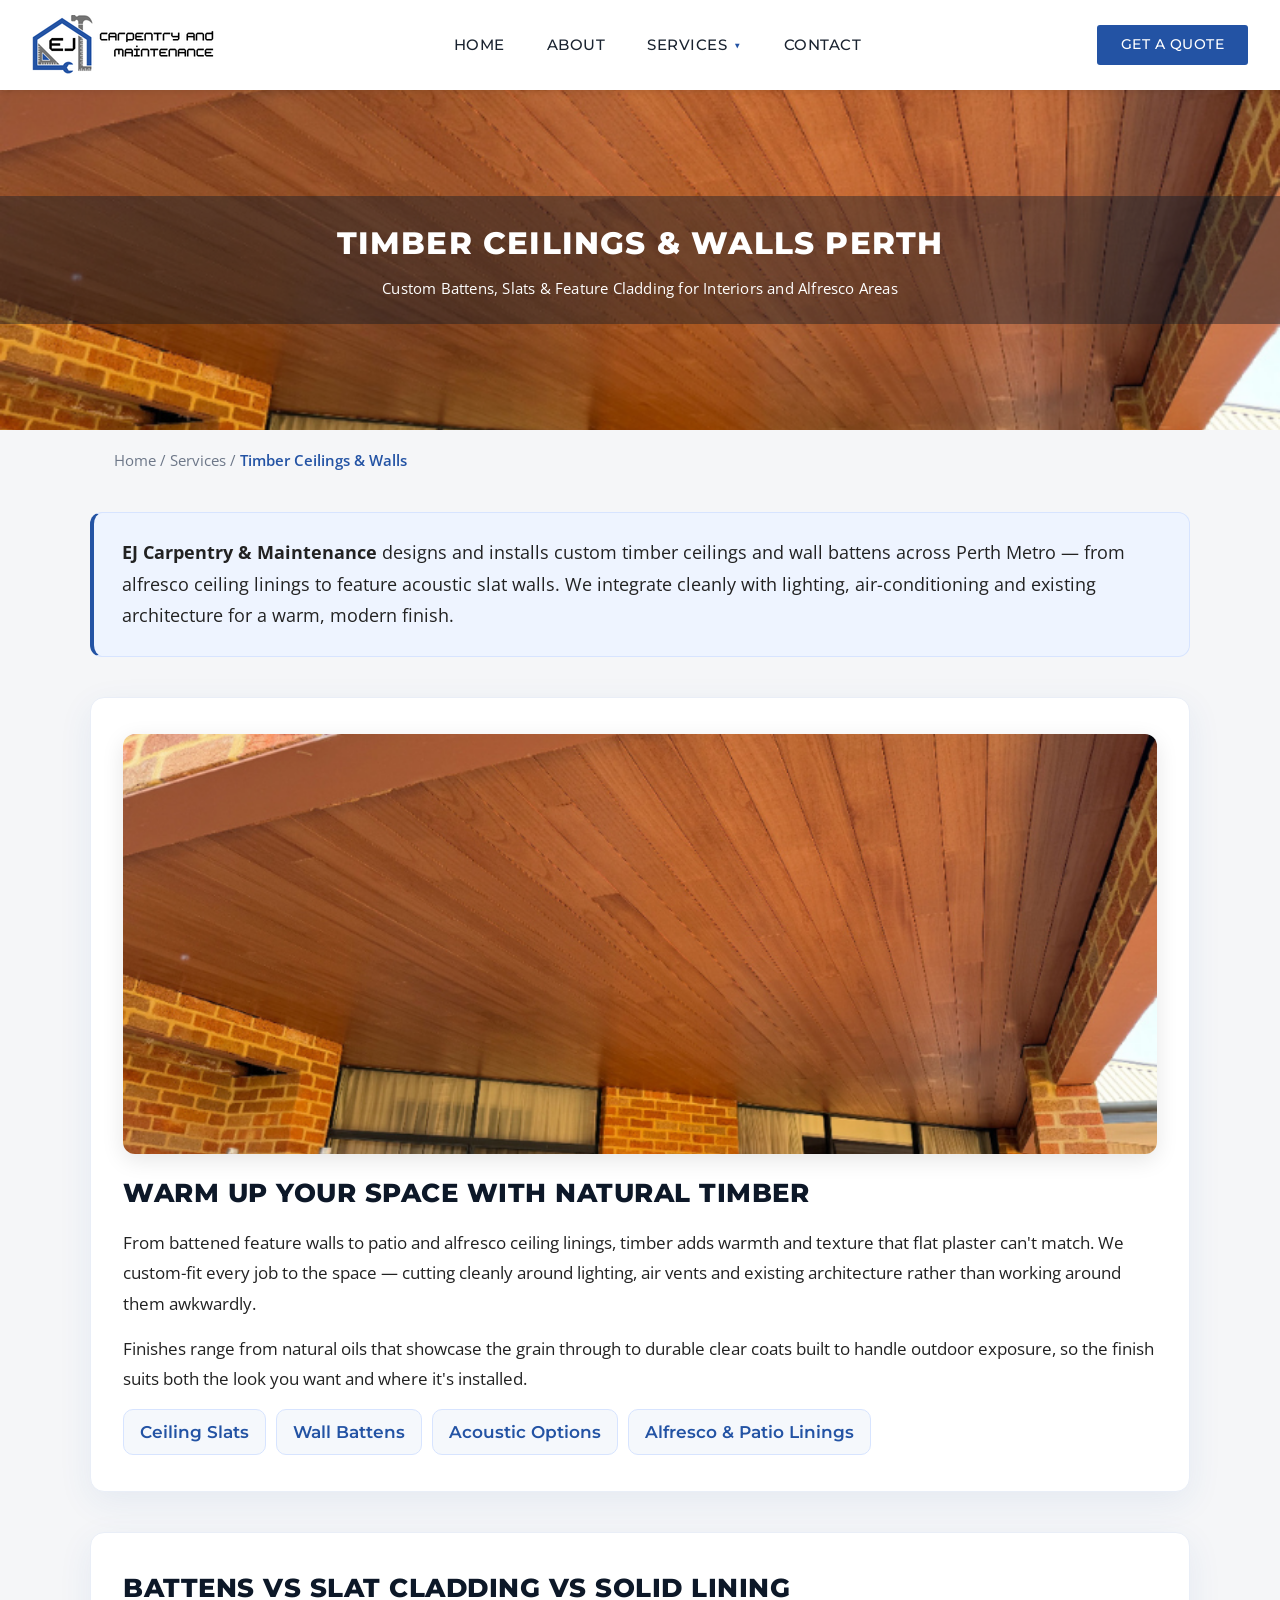
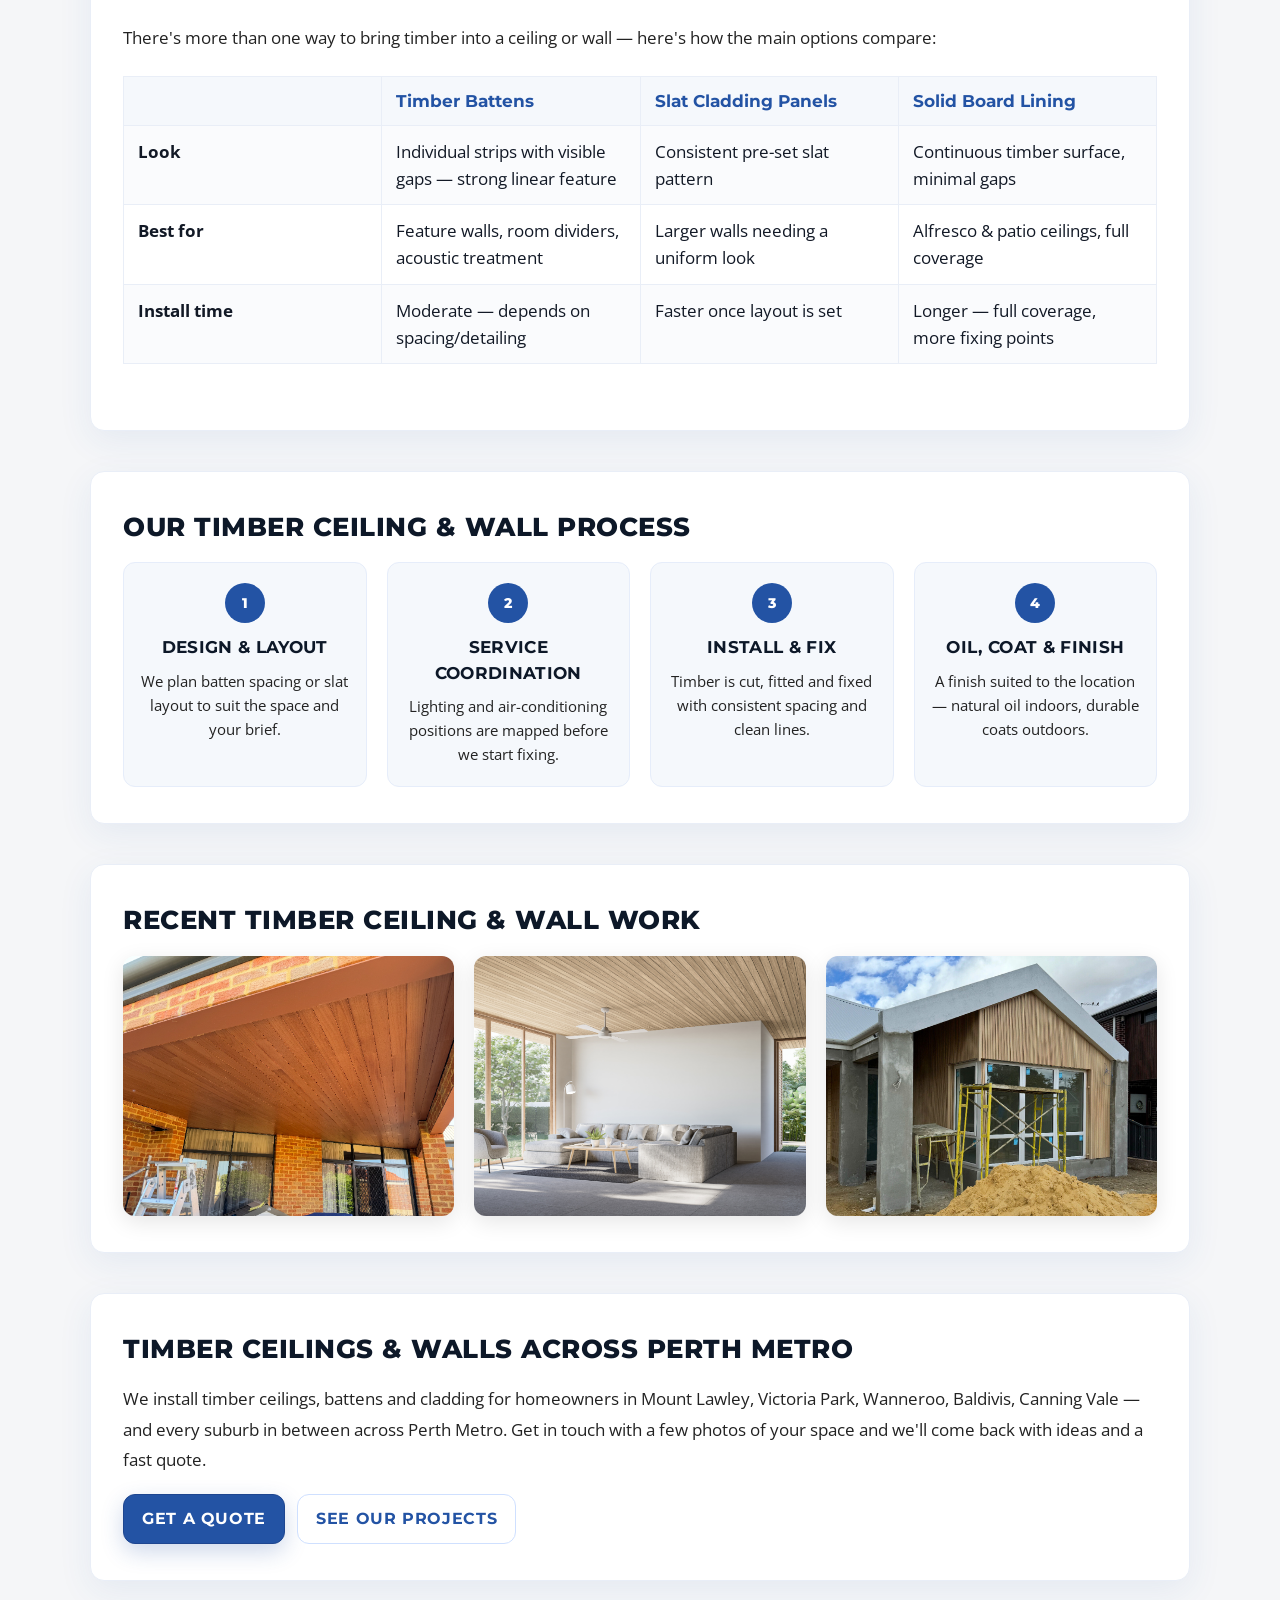
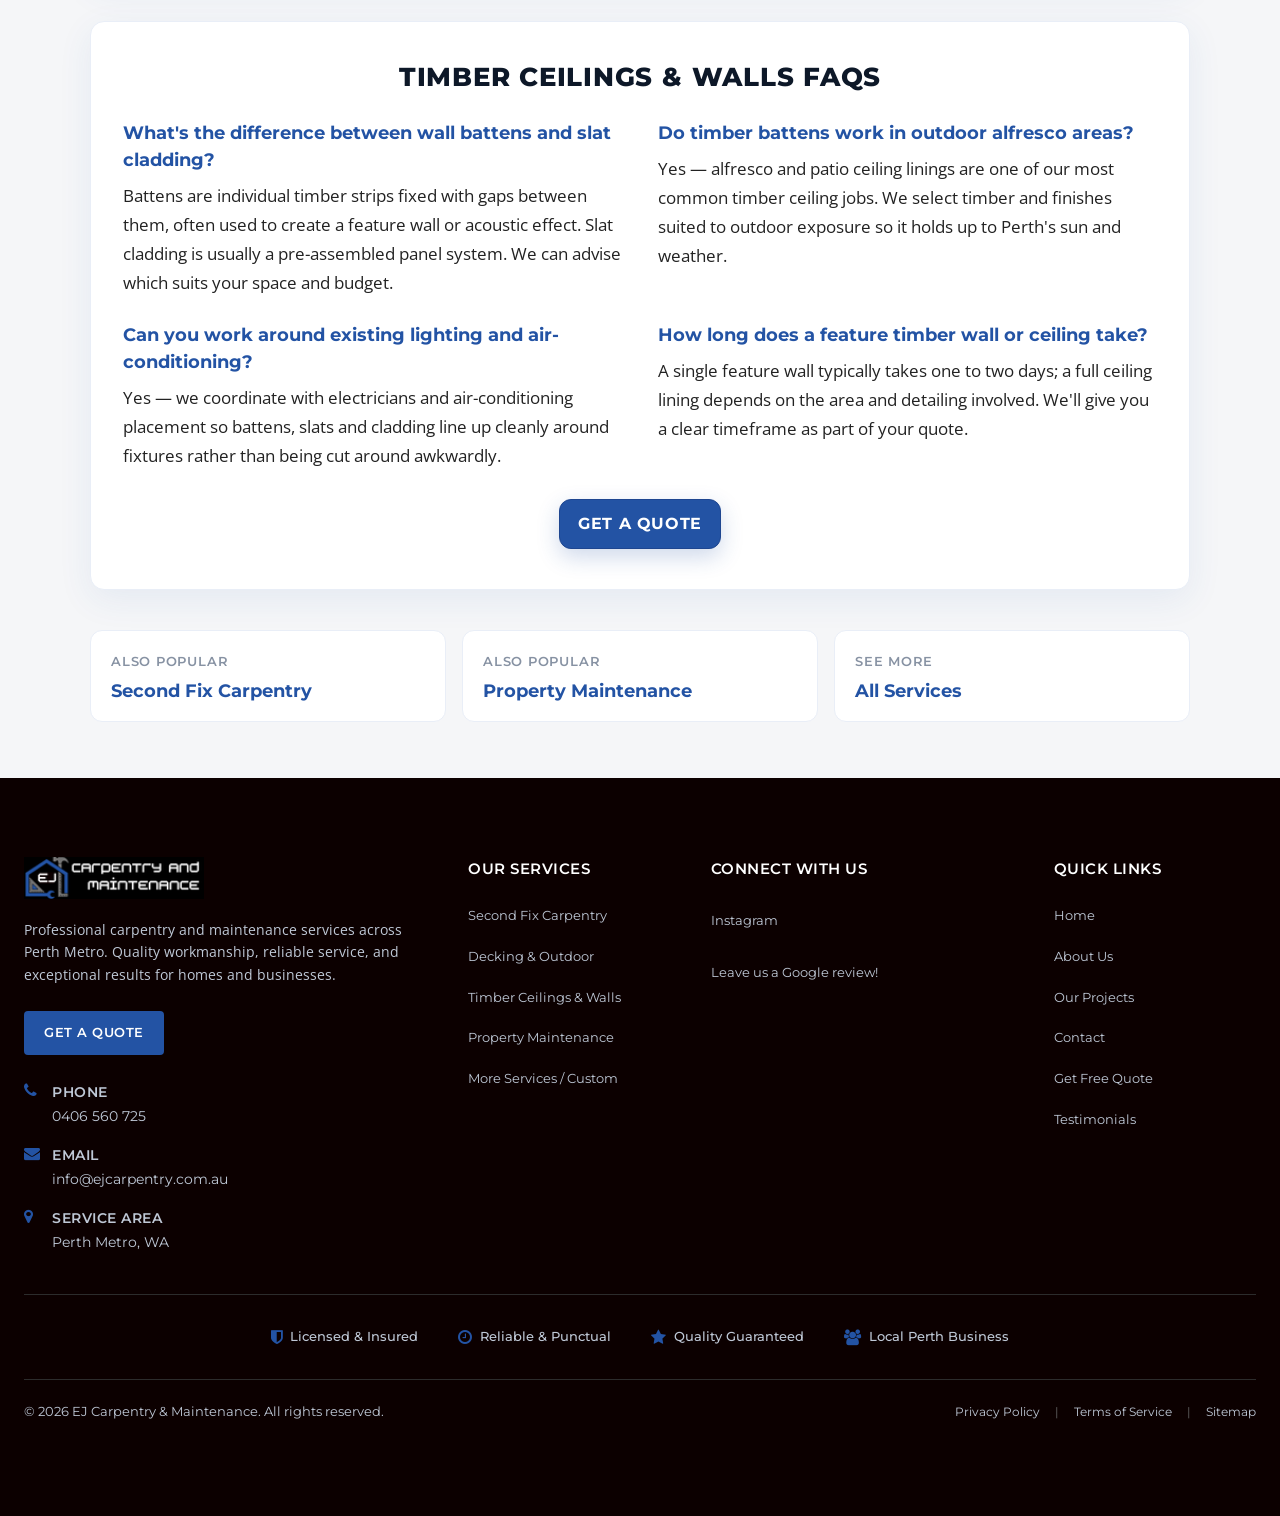
<file: page-timber-ceilings-walls.html>
<!DOCTYPE html>
<html lang="en-US">
<head>
    <!-- Basic Page Needs -->
    <meta charset="utf-8">
    <meta name="viewport" content="width=device-width, initial-scale=1, maximum-scale=1">
    <title>Timber Ceilings &amp; Wall Battens Perth | Feature Cladding – EJ Carpentry</title>
    <meta name="author" content="EJ Carpentry &amp; Maintenance">
    <meta name="description" content="Custom timber ceilings and wall battens across Perth Metro. Feature ceiling cladding, acoustic slats &amp; battened walls integrated with lighting. Fully insured.">
    <meta name="keywords" content="timber ceilings Perth, wall battens Perth, feature ceiling Perth, timber cladding Perth, acoustic slat wall Perth, alfresco ceiling lining Perth">

    <!-- Indexing -->
    <meta name="robots" content="index,follow,max-image-preview:large">
    <link rel="canonical" href="https://ej-carpentry.com.au/page-timber-ceilings-walls.html">
    <link rel="alternate" hreflang="en-au" href="https://ej-carpentry.com.au/page-timber-ceilings-walls.html">
    <link rel="alternate" hreflang="x-default" href="https://ej-carpentry.com.au/page-timber-ceilings-walls.html">

    <!-- Open Graph / Facebook -->
    <meta property="og:type" content="website">
    <meta property="og:locale" content="en_AU">
    <meta property="og:site_name" content="EJ Carpentry &amp; Maintenance">
    <meta property="og:title" content="Timber Ceilings &amp; Wall Battens Perth | Feature Cladding">
    <meta property="og:description" content="Custom timber ceilings and wall battens across Perth Metro, integrated with lighting and architecture. Fully insured local carpenter.">
    <meta property="og:url" content="https://ej-carpentry.com.au/page-timber-ceilings-walls.html">
    <meta property="og:image" content="https://ej-carpentry.com.au/assets/ezimg/home/370x250/Ezra%20Photos/resized/Roof_deck.png">
    <meta property="og:image:alt" content="Timber patio ceiling lining installed by EJ Carpentry in Perth">

    <!-- Twitter -->
    <meta name="twitter:card" content="summary_large_image">
    <meta name="twitter:title" content="Timber Ceilings &amp; Wall Battens Perth | Feature Cladding">
    <meta name="twitter:description" content="Custom timber ceilings and wall battens across Perth Metro.">
    <meta name="twitter:image" content="https://ej-carpentry.com.au/assets/ezimg/home/370x250/Ezra%20Photos/resized/Roof_deck.png">

    <!-- Theme / Favicon and Touch Icons  -->
    <meta name="theme-color" content="#0a0a0a">
    <link rel="shortcut icon" href="assets/img/ezfalcon.png">
    <link rel="apple-touch-icon-precomposed" href="assets/img/ezfalcon.png">
    <!-- Theme Style -->
    <link rel="stylesheet" type="text/css" href="style.css">
    <!-- Colors -->
    <link rel="stylesheet" type="text/css" href="assets/css/colors/color1.css" id="colors">

    <!-- Schema.org (Breadcrumbs + Service + FAQ) -->
    <script type="application/ld+json">
    {
      "@context": "https://schema.org",
      "@graph": [
        {
          "@type": "BreadcrumbList",
          "itemListElement": [
            { "@type": "ListItem", "position": 1, "name": "Home", "item": "https://ej-carpentry.com.au/" },
            { "@type": "ListItem", "position": 2, "name": "Services", "item": "https://ej-carpentry.com.au/page-services.html" },
            { "@type": "ListItem", "position": 3, "name": "Timber Ceilings & Walls", "item": "https://ej-carpentry.com.au/page-timber-ceilings-walls.html" }
          ]
        },
        {
          "@type": "Service",
          "serviceType": "Timber Ceilings & Walls",
          "name": "Timber Ceilings & Wall Battens Perth",
          "provider": { "@type": "LocalBusiness", "name": "EJ Carpentry & Maintenance", "url": "https://ej-carpentry.com.au/", "telephone": "+61406560725" },
          "areaServed": { "@type": "AdministrativeArea", "name": "Perth Metro, WA" },
          "url": "https://ej-carpentry.com.au/page-timber-ceilings-walls.html"
        },
        {
          "@type": "FAQPage",
          "mainEntity": [
            {
              "@type": "Question",
              "name": "What's the difference between wall battens and slat cladding?",
              "acceptedAnswer": { "@type": "Answer", "text": "Battens are individual timber strips fixed with gaps between them, often used to create a feature wall or acoustic effect. Slat cladding is usually a pre-assembled panel system. We can advise which suits your space and budget." }
            },
            {
              "@type": "Question",
              "name": "Do timber battens and ceiling linings work in outdoor alfresco areas?",
              "acceptedAnswer": { "@type": "Answer", "text": "Yes — alfresco and patio ceiling linings are one of our most common timber ceiling jobs. We select timber and finishes suited to outdoor exposure so the ceiling holds up to Perth's sun and weather." }
            },
            {
              "@type": "Question",
              "name": "Can you work around existing lighting and air-conditioning?",
              "acceptedAnswer": { "@type": "Answer", "text": "Yes — we coordinate with electricians and air-conditioning placement so battens, slats and cladding line up cleanly around downlights, vents and other fixtures rather than being cut around awkwardly." }
            },
            {
              "@type": "Question",
              "name": "How long does a feature timber wall or ceiling take?",
              "acceptedAnswer": { "@type": "Answer", "text": "A single feature wall typically takes one to two days; a full ceiling lining depends on the area and detailing involved. We'll give you a clear timeframe as part of your quote." }
            }
          ]
        }
      ]
    }
    </script>

    <style>
        body{background:#f5f6f8;}
        .page-wrap{max-width:1100px;margin:0 auto;padding:0 24px;}

        /* Answer capsule (direct-answer block for readers skimming + AI summarisation) */
        .answer-capsule{max-width:1100px;margin:40px auto 0;padding:24px 28px;background:#eef4ff;border:1px solid #d7e4ff;border-left:4px solid #2353a4;border-radius:12px}
        .answer-capsule p{font-family:'Open Sans',sans-serif;color:#121926;line-height:1.75;font-size:18px;margin:0}

        /* Generic content card (matches service-block visual language) */
        .info-card{max-width:1100px;margin:40px auto 0;padding:36px 32px;background:#fff;border:1px solid #e9eef7;border-radius:14px;box-shadow:0 10px 34px rgba(35,83,164,.08)}
        .info-card h2{font-family:'Montserrat',sans-serif;font-weight:800;color:#0d1828;text-transform:uppercase;letter-spacing:.02em;font-size:clamp(19px,2vw,26px);margin:0 0 16px}
        .info-card p{font-family:'Open Sans',sans-serif;color:#121926;line-height:1.8;font-size:17px;margin:0 0 14px}
        .info-card p:last-child{margin-bottom:0}

        /* Comparison table */
        .compare-table{width:100%;border-collapse:collapse;margin-top:8px;font-family:'Open Sans',sans-serif;font-size:17px}
        .compare-table th{background:#f5f8fc;color:#2353a4;font-family:'Montserrat',sans-serif;font-weight:700;text-align:left;padding:12px 14px;border:1px solid #e9eef7}
        .compare-table td{padding:12px 14px;border:1px solid #e9eef7;color:#121926;line-height:1.6;vertical-align:top}
        .compare-table tr:nth-child(even) td{background:#fafbfd}

        /* Process steps (graphic) */
        .process-grid{display:grid;grid-template-columns:repeat(4,1fr);gap:20px;margin-top:8px}
        .process-step{text-align:center;padding:20px 14px;background:#f5f8fc;border:1px solid #e6edfa;border-radius:12px}
        .process-num{width:40px;height:40px;line-height:40px;margin:0 auto 12px;border-radius:50%;background:#2353a4;color:#fff;font-family:'Montserrat',sans-serif;font-weight:800}
        .process-step h3{font-family:'Montserrat',sans-serif;font-weight:700;color:#0d1828;font-size:17px;margin:0 0 8px;text-transform:uppercase;letter-spacing:.02em}
        .process-step p{font-family:'Open Sans',sans-serif;color:#3a4658;font-size:15px;line-height:1.6;margin:0}

        /* Photo gallery */
        .photo-grid{display:grid;grid-template-columns:repeat(auto-fit,minmax(280px,1fr));gap:20px;margin-top:8px}
        .photo-grid img{width:100%;height:260px;object-fit:cover;border-radius:12px;box-shadow:0 6px 22px rgba(0,0,0,.10);display:block}

        /* Feature chips + CTAs (reused pattern) */
        .feature-chips{display:flex;flex-wrap:wrap;gap:10px;margin-top:2px}
        .chip{background:#f5f8fc;color:#2353a4;border:1px solid #d7e4ff;font-family:'Montserrat',sans-serif;font-weight:600;font-size:17px;padding:10px 16px;border-radius:10px}
        .cta-row{display:flex;flex-wrap:wrap;gap:12px;margin-top:18px}
        .btn-primary,.btn-secondary{display:inline-flex;align-items:center;justify-content:center;border-radius:12px;padding:12px 18px;font-family:'Montserrat',sans-serif;font-weight:700;text-transform:uppercase;letter-spacing:.04em;font-size:16px;transition:all .18s ease}
        .btn-primary{background:#2353a4;color:#fff;border:1px solid #1e4690;box-shadow:0 8px 22px rgba(35,83,164,.22)}
        .btn-primary:hover{transform:translateY(-1px);box-shadow:0 12px 26px rgba(35,83,164,.28);background:#1f4a98}
        .btn-secondary{background:#fff;color:#2353a4;border:1px solid #cfe0ff}
        .btn-secondary:hover{background:#f4f8ff;border-color:#bcd0ff}

        /* FAQ (matches page-services.html pattern) */
        .faq-section{max-width:1100px;margin:40px auto 0;padding:36px 32px 40px;background:#fff;border:1px solid #e9eef7;border-radius:14px;box-shadow:0 10px 34px rgba(35,83,164,.08)}
        .faq-title{font-family:'Montserrat',sans-serif;font-weight:800;color:#0d1828;text-transform:uppercase;letter-spacing:.03em;font-size:clamp(19px,2vw,26px);margin:0 0 24px;text-align:center}
        .faq-grid{display:grid;grid-template-columns:1fr 1fr;gap:24px 36px}
        .faq-question{font-family:'Montserrat',sans-serif;font-weight:700;color:#2353a4;font-size:18px;margin:0 0 8px}
        .faq-answer{font-family:'Open Sans',sans-serif;color:#121926;line-height:1.7;font-size:17px;margin:0}
        .faq-cta{justify-content:center;margin-top:28px}

        /* Cross-links to other services */
        .cross-links{max-width:1100px;margin:40px auto 56px;display:grid;grid-template-columns:repeat(3,1fr);gap:16px}
        .cross-link-card{display:block;background:#fff;border:1px solid #e9eef7;border-radius:12px;padding:18px 20px;text-decoration:none;transition:all .18s ease}
        .cross-link-card:hover{transform:translateY(-2px);box-shadow:0 10px 26px rgba(35,83,164,.12)}
        .cross-link-card .label{display:block;font-family:'Montserrat',sans-serif;font-weight:600;color:#8792a3;font-size:13px;text-transform:uppercase;letter-spacing:.06em;margin-bottom:6px}
        .cross-link-card .name{display:block;font-family:'Montserrat',sans-serif;font-weight:700;color:#2353a4;font-size:18px}

        @media (max-width:900px){
          .process-grid{grid-template-columns:1fr 1fr}
          .cross-links{grid-template-columns:1fr}
        }
        @media (max-width:700px){
          .info-card,.faq-section{padding:26px 20px}
          .faq-grid{grid-template-columns:1fr}
          .process-grid{grid-template-columns:1fr}
        }
      </style>

</head>
<body class="header-fixed page no-sidebar header-style-2 topbar-style-2 menu-has-search">

<!-- ========== NAVIGATION BAR START (DO NOT REMOVE) ========== -->
<!-- ========== NAVIGATION BAR START (DO NOT REMOVE) ========== -->
<!-- ========== NAVIGATION BAR START (DO NOT REMOVE) ========== -->
<div id="site-header-wrap">

    <style>
    /* Top Bar (unchanged) */
    .top-bar-desktop-only{
      background:#f5f5f5;border-bottom:1px solid #e0e0e0;
      font-family:'Open Sans',sans-serif;font-size:1em;color:#444;
      display:flex;justify-content:center;align-items:center;
    }
    #top-bar-inner{width:100%;display:flex;justify-content:center;}
    .top-bar-inner-wrap{width:100%;display:flex;justify-content:center;}
    .top-bar-content-centered-better{
      display:flex;justify-content:center;align-items:center;gap:48px;
      padding:8px 0;width:100%;
    }
    .top-bar-content-centered-better .service-area{color:#2353a4;font-weight:500;font-size:1em;display:flex;align-items:center;gap:6px;}
    .top-bar-content-centered-better .phone{color:#444;font-weight:500;font-size:1em;display:flex;align-items:center;gap:6px;}
    .topbar-separator{color:#bbb;font-size:1.2em;font-weight:400;margin:0 24px;}
    @media (max-width:900px){.top-bar-desktop-only{display:none!important;}}
    
    /* ===== Fixed Header (bulletproof) ===== */
    #site-header{
      position:fixed !important;
      top:0;left:0;right:0;
      z-index:1100;
      background:#fff;
      box-shadow:0 2px 5px rgba(0,0,0,.08);
    }
    
    /* Some themes toggle .is-fixed — keep behaviour consistent */
    #site-header.is-fixed{
      position:fixed !important; top:0 !important;
    }
    
    /* Smooth height transitions if the header shrinks on scroll later */
    #site-header,
    .custom-navbar-container{transition:height .2s ease, box-shadow .2s ease;}
    </style>
    
    <script>
    /* Push page content down by the exact header height */
    (function(){
      function setHeaderOffset(){
        var header=document.getElementById('site-header');
        if(!header) return;
        var h=header.offsetHeight;
        document.documentElement.style.setProperty('--header-offset', h+'px');
        document.body.style.paddingTop = h + 'px';
      }
      window.addEventListener('load', setHeaderOffset);
      window.addEventListener('resize', setHeaderOffset);
    })();
    </script>
    <header id="site-header">
        <div class="custom-navbar-container">
            <div class="navbar-logo">
                <a href="index.html" rel="home" class="main-logo">
                    <img src="assets/ezimg/logo/wlogo.png" alt="EJ Carpentry & Maintenance" width="186" height="39" data-retina="assets/img/logo-small@2x.png" data-width="186" data-height="39">
                </a>
            </div>
            <nav class="navbar-center-menu" id="main-navbar-menu">
                <ul class="navbar-menu">
                    <li><a href="index.html">HOME</a></li>
                    <li><a href="page-about.html">ABOUT</a></li>
                    <li class="menu-item-has-children services-dropdown">
                        <a href="page-services.html">SERVICES</a>
                        <ul class="sub-menu">
                            <li><a href="page-services.html">All services</a></li>
                            <li><a href="page-decking.html">Decking</a></li>
                            <li><a href="page-timber-ceilings-walls.html">Timber Ceilings &amp; Walls</a></li>
                            <li><a href="page-property-maintenance.html">Property Maintenance</a></li>
                            <li><a href="page-second-fix-carpentry.html">Second Fix Carpentry</a></li>
                            <li><a href="page-services.html#more">More / Custom</a></li>
                        </ul>
                    </li>

                    <li><a href="page-contact.html">CONTACT</a></li>
                </ul>
            </nav>
            <div class="navbar-right-group">
                <a href="page-contact.html" class="get-a-quote-btn">GET A QUOTE</a>
                <button class="navbar-hamburger" id="navbar-hamburger" aria-label="Open menu">
                    ☰
                </button>
            </div>
        </div>
    </header>
</div>
<!-- ========== NAVIGATION BAR END (DO NOT REMOVE) ========== -->

<!-- HERO SECTION -->
<div class="services-hero-section" style="position: relative; width: 100%; height: 340px; background: url('assets/ezimg/home/370x250/Ezra Photos/resized/Roof_deck.png') center center/cover no-repeat; display: flex; flex-direction: column; align-items: center; justify-content: center;">
    <div style="position: relative; z-index: 2; display: flex; flex-direction: column; align-items: center; justify-content: center; width: 100%; background: rgba(13,24,40,.42); padding: 24px;">
        <h1 style="color: #fff; font-family: 'Montserrat', sans-serif; font-size: 2.2em; font-weight: 800; text-transform: uppercase; letter-spacing: 1.2px; margin: 0 0 10px 0; text-align: center;">Timber Ceilings &amp; Walls Perth</h1>
        <div style="font-family: 'Open Sans', sans-serif; color: #fff; font-size: 1.08em; font-weight: 400; letter-spacing: 0.2px; text-align: center;">Custom Battens, Slats &amp; Feature Cladding for Interiors and Alfresco Areas</div>
    </div>
</div>

<div class="page-wrap" style="margin-top:18px;font-family:'Open Sans',sans-serif;font-size:15px;color:#6d7788;">
  <a href="index.html" style="color:#6d7788;text-decoration:none;">Home</a> /
  <a href="page-services.html" style="color:#6d7788;text-decoration:none;">Services</a> /
  <span style="color:#2353a4;font-weight:600;">Timber Ceilings &amp; Walls</span>
</div>

<!-- ===================== ANSWER CAPSULE (AEO) ===================== -->
<div class="answer-capsule">
  <p><strong>EJ Carpentry &amp; Maintenance</strong> designs and installs custom timber ceilings and wall battens across Perth Metro — from alfresco ceiling linings to feature acoustic slat walls. We integrate cleanly with lighting, air-conditioning and existing architecture for a warm, modern finish.</p>
</div>

<!-- ===================== INTRO + IMAGE ===================== -->
<div class="info-card">
  <img src="assets/ezimg/home/370x250/Ezra Photos/resized/Roof_deck.png" alt="Timber patio ceiling lining installed by EJ Carpentry in Perth" style="width:100%;max-height:420px;object-fit:cover;border-radius:12px;margin-bottom:20px;box-shadow:0 6px 22px rgba(0,0,0,.10);display:block">
  <h2>Warm Up Your Space With Natural Timber</h2>
  <p>From battened feature walls to patio and alfresco ceiling linings, timber adds warmth and texture that flat plaster can't match. We custom-fit every job to the space — cutting cleanly around lighting, air vents and existing architecture rather than working around them awkwardly.</p>
  <p>Finishes range from natural oils that showcase the grain through to durable clear coats built to handle outdoor exposure, so the finish suits both the look you want and where it's installed.</p>
  <div class="feature-chips">
    <span class="chip">Ceiling Slats</span>
    <span class="chip">Wall Battens</span>
    <span class="chip">Acoustic Options</span>
    <span class="chip">Alfresco &amp; Patio Linings</span>
  </div>
</div>

<!-- ===================== COMPARISON TABLE ===================== -->
<div class="info-card">
  <h2>Battens vs Slat Cladding vs Solid Lining</h2>
  <p>There's more than one way to bring timber into a ceiling or wall — here's how the main options compare:</p>
  <div style="overflow-x:auto;">
  <table class="compare-table">
    <tr><th></th><th>Timber Battens</th><th>Slat Cladding Panels</th><th>Solid Board Lining</th></tr>
    <tr><td><strong>Look</strong></td><td>Individual strips with visible gaps — strong linear feature</td><td>Consistent pre-set slat pattern</td><td>Continuous timber surface, minimal gaps</td></tr>
    <tr><td><strong>Best for</strong></td><td>Feature walls, room dividers, acoustic treatment</td><td>Larger walls needing a uniform look</td><td>Alfresco &amp; patio ceilings, full coverage</td></tr>
    <tr><td><strong>Install time</strong></td><td>Moderate — depends on spacing/detailing</td><td>Faster once layout is set</td><td>Longer — full coverage, more fixing points</td></tr>
  </table>
  </div>
</div>

<!-- ===================== PROCESS ===================== -->
<div class="info-card">
  <h2>Our Timber Ceiling &amp; Wall Process</h2>
  <div class="process-grid">
    <div class="process-step">
      <div class="process-num">1</div>
      <h3>Design &amp; Layout</h3>
      <p>We plan batten spacing or slat layout to suit the space and your brief.</p>
    </div>
    <div class="process-step">
      <div class="process-num">2</div>
      <h3>Service Coordination</h3>
      <p>Lighting and air-conditioning positions are mapped before we start fixing.</p>
    </div>
    <div class="process-step">
      <div class="process-num">3</div>
      <h3>Install &amp; Fix</h3>
      <p>Timber is cut, fitted and fixed with consistent spacing and clean lines.</p>
    </div>
    <div class="process-step">
      <div class="process-num">4</div>
      <h3>Oil, Coat &amp; Finish</h3>
      <p>A finish suited to the location — natural oil indoors, durable coats outdoors.</p>
    </div>
  </div>
</div>

<!-- ===================== PHOTO GALLERY ===================== -->
<div class="info-card">
  <h2>Recent Timber Ceiling &amp; Wall Work</h2>
  <div class="photo-grid">
    <img src="assets/ezimg/home/370x250/Ezra Photos/Originals/IMG_5521.jpg" alt="Timber patio ceiling lining, alternate angle" loading="lazy">
    <img src="assets/ezimg/home/370x250/Ezra Photos/resized/Alfresco.png" alt="Interior timber slat ceiling feature" loading="lazy">
    <img src="assets/ezimg/home/370x250/Ezra Photos/resized/wall_panneling.png" alt="Exterior timber wall cladding on a gable end" loading="lazy">
  </div>
</div>

<!-- ===================== SERVICE AREA ===================== -->
<div class="info-card">
  <h2>Timber Ceilings &amp; Walls Across Perth Metro</h2>
  <p>We install timber ceilings, battens and cladding for homeowners in Mount Lawley, Victoria Park, Wanneroo, Baldivis, Canning Vale — and every suburb in between across Perth Metro. Get in touch with a few photos of your space and we'll come back with ideas and a fast quote.</p>
  <div class="cta-row">
    <a href="page-contact.html" class="btn-primary">Get a Quote</a>
    <a href="projects.html" class="btn-secondary">See Our Projects</a>
  </div>
</div>

<!-- ===================== FAQ ===================== -->
<div class="faq-section">
  <h2 class="faq-title">Timber Ceilings &amp; Walls FAQs</h2>
  <div class="faq-grid">
    <div class="faq-item">
      <h3 class="faq-question">What's the difference between wall battens and slat cladding?</h3>
      <p class="faq-answer">Battens are individual timber strips fixed with gaps between them, often used to create a feature wall or acoustic effect. Slat cladding is usually a pre-assembled panel system. We can advise which suits your space and budget.</p>
    </div>
    <div class="faq-item">
      <h3 class="faq-question">Do timber battens work in outdoor alfresco areas?</h3>
      <p class="faq-answer">Yes — alfresco and patio ceiling linings are one of our most common timber ceiling jobs. We select timber and finishes suited to outdoor exposure so it holds up to Perth's sun and weather.</p>
    </div>
    <div class="faq-item">
      <h3 class="faq-question">Can you work around existing lighting and air-conditioning?</h3>
      <p class="faq-answer">Yes — we coordinate with electricians and air-conditioning placement so battens, slats and cladding line up cleanly around fixtures rather than being cut around awkwardly.</p>
    </div>
    <div class="faq-item">
      <h3 class="faq-question">How long does a feature timber wall or ceiling take?</h3>
      <p class="faq-answer">A single feature wall typically takes one to two days; a full ceiling lining depends on the area and detailing involved. We'll give you a clear timeframe as part of your quote.</p>
    </div>
  </div>
  <div class="cta-row faq-cta">
    <a href="page-contact.html" class="btn-primary">Get a quote</a>
  </div>
</div>

<!-- ===================== CROSS-LINKS ===================== -->
<div class="cross-links">
  <a href="page-second-fix-carpentry.html" class="cross-link-card"><span class="label">Also Popular</span><span class="name">Second Fix Carpentry</span></a>
  <a href="page-property-maintenance.html" class="cross-link-card"><span class="label">Also Popular</span><span class="name">Property Maintenance</span></a>
  <a href="page-services.html" class="cross-link-card"><span class="label">See More</span><span class="name">All Services</span></a>
</div>


<!-- ========== FOOTER START (DO NOT REMOVE) ========== -->

<footer id="footer" class="custom-footer">
    <div class="footer-container">
        <!-- Footer Main Content -->
        <div class="footer-main">
            <!-- Company Info & Contact -->
            <div class="footer-section company-info">
                <img src="assets/ezimg/logo/blogo.png" alt="EJ Carpentry & Maintenance Logo" class="footer-logo">
                <p class="footer-description">
                    Professional carpentry and maintenance services across Perth Metro. Quality workmanship, reliable service, and exceptional results for homes and businesses.
                </p>
                <a href="page-contact.html" class="footer-quote-btn">GET A QUOTE</a>
                <div class="footer-contact-info">
                    <div class="contact-item">
                        <i class="fa fa-phone"></i>
                        <div>
                            <span class="contact-label">Phone</span>
                            <a href="tel:0406560725">0406 560 725</a>
                        </div>
                    </div>
                    <div class="contact-item">
                        <i class="fa fa-envelope"></i>
                        <div>
                            <span class="contact-label">Email</span>
                            <a href="mailto:info@ejcarpentry.com.au">info@ejcarpentry.com.au</a>
                        </div>
                    </div>
                    <div class="contact-item">
                        <i class="fa fa-map-marker"></i>
                        <div>
                            <span class="contact-label">Service Area</span>
                            <span>Perth Metro, WA</span>
                        </div>
                    </div>
                </div>
            </div>
            <!-- Services -->
            <div class="footer-section services-section">
                <h3 class="footer-heading">Our Services</h3>
                <ul class="footer-services-list">
                    <li><a href="page-second-fix-carpentry.html">Second Fix Carpentry</a></li>
                    <li><a href="page-decking.html">Decking & Outdoor</a></li>
                    <li><a href="page-timber-ceilings-walls.html">Timber Ceilings & Walls</a></li>
                    <li><a href="page-property-maintenance.html">Property Maintenance</a></li>
                    <li><a href="page-services.html#more">More Services / Custom</a></li>
                </ul>
            </div>
            <!-- Social Media & Quote -->
            <div class="footer-section social-quote-section">
                <h3 class="footer-heading">Connect With Us</h3>
                <div class="social-media-links">
                    <a href="https://www.instagram.com/ejcarpentryperth/" class="social-link instagram">
                        <span>Instagram</span>
                    </a>
                    <a href="https://www.google.com/search?sca_esv=08bd8e8cec846723&rlz=1C1RXQR_enAU1032AU1032&biw=1920&bih=919&sxsrf=AE3TifPeW49uuhjkOarSR4eZjUa18ZDEkw:1755004799136&si=AMgyJEtREmoPL4P1I5IDCfuA8gybfVI2d5Uj7QMwYCZHKDZ-E7YZXuAmds8Ypba2EKTiUzhorrMTKtE_ER0H8uKC8iXpspwUWaAnAVx9rw0KBTqGuSzBZEDGRECk1MGV3msphlt_KM6PScI9pFAr9roP03vHrYOXSw%3D%3D&q=EJ+Carpentry+%26+Maintenance+Reviews&sa=X&ved=2ahUKEwiFxYatroWPAxUmumMGHX4YATAQ0bkNegQIHhAC" class="social-link google">
                        <span>Leave us a Google review!</span>
                    </a>
                </div>
            </div>
            <!-- Quick Links -->
            <div class="footer-section quick-links">
                <h3 class="footer-heading">Quick Links</h3>
                <ul class="footer-links-list">
                    <li><a href="index.html">Home</a></li>
                    <li><a href="page-about.html">About Us</a></li>
                    <li><a href="projects.html">Our Projects</a></li>
                    <li><a href="page-contact.html">Contact</a></li>
                    <li><a href="page-contact.html">Get Free Quote</a></li>
                    <li><a href="page-testimonial.html">Testimonials</a></li>
                </ul>
            </div>
        </div>
        <!-- Trust Indicators -->
        <div class="footer-trust-section">
            <div class="trust-indicators">
                <div class="trust-item">
                    <i class="fa fa-shield"></i>
                    <span>Licensed & Insured</span>
                </div>
                <div class="trust-item">
                    <i class="fa fa-clock-o"></i>
                    <span>Reliable & Punctual</span>
                </div>
                <div class="trust-item">
                    <i class="fa fa-star"></i>
                    <span>Quality Guaranteed</span>
                </div>
                <div class="trust-item">
                    <i class="fa fa-users"></i>
                    <span>Local Perth Business</span>
                </div>
            </div>
        </div>
        <!-- Footer Bottom -->
        <div class="footer-bottom">
            <div class="footer-bottom-content">
                <div class="footer-copyright">
                    © <span id="footer-year"></span> EJ Carpentry & Maintenance. All rights reserved.
                </div>
                        <div class="footer-legal">
                            <a href="privacy.html">Privacy Policy</a>
                            <span class="separator">|</span>
                            <a href="terms-conditions.html">Terms of Service</a>
                            <span class="separator">|</span>
                            <a href="sitemap.html">Sitemap</a>
                        </div>
            </div>
        </div>
    </div>
</footer>

<!-- ========== FOOTER END ========== -->

<!-- Navbar CSS (copied from index.html) -->
<style>
.custom-navbar-container {
    display: flex;
    align-items: center;
    justify-content: space-between;
    max-width: 1400px;
    margin: 0 auto;
    padding: 0 32px;
    height: 90px;
    background: #fff;
    position: relative;
    z-index: 100;
}
.navbar-logo {
    flex: 0 0 auto;
    display: flex;
    align-items: center;
}
.navbar-center-menu {
    flex: 1 1 auto;
    display: flex;
    justify-content: center;
}
.navbar-menu {
    display: flex;
    gap: 38px;
    list-style: none;
    margin: 0;
    padding: 0;
    align-items: center;
}
.navbar-menu > li {
    position: relative;
}
.navbar-menu > li > a {
    font-family: 'Montserrat', sans-serif;
    font-size: 1.08em;
    font-weight: 500;
    color: #1a2330;
    text-decoration: none;
    text-transform: uppercase;
    letter-spacing: 0.5px;
    padding: 0 2px;
    transition: color 0.2s;
    background: none;
    border: none;
    outline: none;
    line-height: 90px;
    display: inline-block;
}
.navbar-menu > li > a:hover,
.navbar-menu > li > a:focus {
    color: #2353a4;
}
.services-dropdown {
    position: relative;
}
.services-dropdown > a:after {
    content: '\25BC';
    font-size: 0.7em;
    margin-left: 7px;
    vertical-align: middle;
    color: #2353a4;
}
.services-dropdown .sub-menu {
    display: none;
    position: absolute;
    left: 0;
    top: 100%;
    min-width: 210px;
    background: #fff;
    box-shadow: 0 4px 16px rgba(35,83,164,0.10);
    border-radius: 0 0 8px 8px;
    z-index: 1000;
    padding: 10px 0;
}
.services-dropdown:hover .sub-menu,
.services-dropdown:focus-within .sub-menu {
    display: block;
}
.services-dropdown .sub-menu li {
    width: 100%;
}
.services-dropdown .sub-menu a {
    display: block;
    padding: 10px 24px;
    color: #2353a4;
    font-family: 'Montserrat', sans-serif;
    font-size: 1em;
    font-weight: 500;
    text-decoration: none;
    transition: background 0.2s, color 0.2s;
    border: none;
    background: none;
}
.services-dropdown .sub-menu a:hover {
    background: #2353a4;
    color: #fff;
}
.navbar-right-group {
    display: flex;
    align-items: center;
    gap: 10px;
    min-width: 0;
}
.navbar-hamburger {
    display: none;
    background: none;
    border: none;
    cursor: pointer;
    margin-left: 8px;
    font-size: 28px;
    color: #2353a4;
    font-weight: bold;
    line-height: 1;
    padding: 8px;
    border-radius: 4px;
    transition: all 0.3s;
}
.navbar-hamburger:hover {
    background: #f0f0f0;
}
@media (max-width: 900px) {
    .top-bar-desktop-only {
        display: none !important;
    }
    .custom-navbar-container {
        padding: 0 4px;
        height: 76px;
    }
    .navbar-logo {
        padding-top: 8px;
        padding-bottom: 8px;
    }
    .navbar-logo img {
        width: 98px !important;
        height: auto !important;
        max-height: 32px;
    }
    .navbar-center-menu {
        display: none !important;
    }
    .navbar-hamburger {
        color: #2353a4 !important;
        background: none !important;
        border: none;
        font-size: 32px;
        font-weight: bold;
        line-height: 1;
        padding: 8px;
        border-radius: 4px;
        transition: all 0.3s;
        display: flex !important;
        align-items: center;
        justify-content: center;
    }
    .navbar-hamburger:focus,
    .navbar-hamburger:active,
    .navbar-hamburger:visited,
    .navbar-hamburger:hover {
        color: #2353a4 !important;
        background: none !important;
        outline: none !important;
    }
    .navbar-menu-mobile {
        display: flex;
        flex-direction: column;
        position: absolute;
        top: 60px;
        right: 0;
        width: 100vw;
        background: #fff;
        box-shadow: 0 4px 16px rgba(35,83,164,0.10);
        z-index: 2000;
        padding: 20px 0 10px 0;
        align-items: flex-start;
    }
    .navbar-menu-mobile li {
        width: 100%;
        padding: 0 24px;
        margin-bottom: 8px;
    }
    .navbar-menu-mobile li a {
        font-size: 1.1em;
        color: #222;
        font-weight: 500;
        line-height: 2.2;
        text-transform: uppercase;
        text-decoration: none;
        display: block;
        padding: 8px 0;
    }
    .navbar-menu-mobile .services-dropdown .sub-menu {
        position: static;
        box-shadow: none;
        border-radius: 0;
        min-width: 0;
        padding: 0;
        display: none;
    }
    .navbar-menu-mobile .services-dropdown.open .sub-menu {
        display: block;
    }
    .navbar-menu-mobile .services-dropdown > a:after {
        content: '\25BC';
        font-size: 0.7em;
        margin-left: 7px;
        vertical-align: middle;
        color: #222;
    }
    .navbar-menu-mobile .mobile-quote-btn {
        margin-top: 16px;
        padding: 0 24px;
    }
    .navbar-menu-mobile .mobile-quote-btn a {
        background: #2353a4;
        color: #fff;
        font-family: 'Montserrat', sans-serif;
        font-weight: 500;
        font-size: 1em;
        padding: 12px 24px;
        border: none;
        border-radius: 3px;
        text-transform: uppercase;
        letter-spacing: 0.5px;
        text-decoration: none;
        box-shadow: none;
        white-space: nowrap;
        height: auto;
        line-height: 1.7;
        vertical-align: middle;
        text-align: center;
        transition: background 0.2s, color 0.2s;
        display: block;
        width: 100%;
    }
    .navbar-menu-mobile .mobile-quote-btn a:hover {
        background: #19305a;
        color: #fff;
    }
    .get-a-quote-btn {
        display: none !important;
    }
    .navbar-right-group {
        gap: 0;
    }
}
</style>
<style>
.get-a-quote-btn {
    background: #2353a4 !important;
    color: #fff !important;
    font-family: 'Montserrat', sans-serif !important;
    font-weight: 500 !important;
    font-size: 1em !important;
    padding: 8px 24px !important;
    border: none !important;
    border-radius: 3px !important;
    text-transform: uppercase !important;
    letter-spacing: 0.5px !important;
    text-decoration: none !important;
    box-shadow: none !important;
    margin: 0 !important;
    white-space: nowrap !important;
    height: auto !important;
    line-height: 1.7 !important;
    vertical-align: middle !important;
    display: inline-block !important;
    transition: background 0.2s, color 0.2s !important;
    min-width: 0 !important;
    max-width: 100% !important;
    overflow: visible !important;
}
@media (max-width: 900px) {
    .get-a-quote-btn {
        display: none !important;
        visibility: hidden !important;
        opacity: 0 !important;
        position: absolute !important;
        left: -9999px !important;
    }
}
.get-a-quote-btn:hover {
    background: #19305a !important;
    color: #fff !important;
}
</style>
<!-- Navbar JS (copied from index.html) -->
<script>
// Hamburger menu toggle for mobile
const hamburger = document.getElementById('navbar-hamburger');
const mainMenu = document.getElementById('main-navbar-menu');
let mobileMenu = null;
function closeMobileMenu() {
    if (mobileMenu) {
        mobileMenu.remove();
        mobileMenu = null;
        hamburger.setAttribute('aria-expanded', 'false');
    }
}
function openMobileMenu() {
    closeMobileMenu();
    mobileMenu = document.createElement('ul');
    mobileMenu.className = 'navbar-menu-mobile';
    mobileMenu.innerHTML = `
        <li><a href="index.html">HOME</a></li>
        <li><a href="page-about.html">ABOUT</a></li>
        <li class="services-dropdown">
            <a href="page-services.html" tabindex="0">SERVICES</a>
            <ul class="sub-menu">
                <li><a href="page-second-fix-carpentry.html">Second Fix Carpentry</a></li>
                <li><a href="page-decking.html">Decking</a></li>
                <li><a href="page-timber-ceilings-walls.html">Timber Ceilings &amp; Walls</a></li>
                <li><a href="page-property-maintenance.html">Property Maintenance</a></li>
                <li><a href="page-services.html#more">More Services / Custom</a></li>
            </ul>
        </li>

        <li><a href="page-contact.html">CONTACT</a></li>
        <li class="mobile-quote-btn"><a href="page-contact.html">GET A QUOTE</a></li>
    `;
    document.querySelector('.custom-navbar-container').appendChild(mobileMenu);
    // Dropdown toggle for services
    const servicesDropdown = mobileMenu.querySelector('.services-dropdown > a');
    const subMenu = mobileMenu.querySelector('.services-dropdown .sub-menu');
    servicesDropdown.addEventListener('click', function(e) {
        e.preventDefault();
        this.parentElement.classList.toggle('open');
        this.setAttribute('aria-expanded', this.parentElement.classList.contains('open'));
    });
    servicesDropdown.addEventListener('keydown', function(e) {
        if (e.key === 'Enter' || e.key === ' ') {
            e.preventDefault();
            this.parentElement.classList.toggle('open');
            this.setAttribute('aria-expanded', this.parentElement.classList.contains('open'));
        }
    });
    subMenu.querySelectorAll('a').forEach(link => {
        link.addEventListener('click', function(e) {
            closeMobileMenu();
        });
    });
    mobileMenu.querySelectorAll('> li > a:not([href="page-services.html"])').forEach(link => {
        link.addEventListener('click', closeMobileMenu);
    });
    hamburger.setAttribute('aria-expanded', 'true');
}
hamburger.addEventListener('click', function() {
    if (mobileMenu) {
        closeMobileMenu();
    } else {
        openMobileMenu();
    }
});
hamburger.setAttribute('aria-expanded', 'false');
hamburger.setAttribute('tabindex', '0');
hamburger.addEventListener('keydown', function(e) {
    if (e.key === 'Enter' || e.key === ' ') {
        e.preventDefault();
        if (mobileMenu) {
            closeMobileMenu();
        } else {
            openMobileMenu();
        }
    }
});
window.addEventListener('resize', function() {
    if (window.innerWidth > 900) {
        closeMobileMenu();
    }
});
</script>
<!-- ========== END NAVBAR CSS & JS ========== -->

<!-- Footer CSS (copied from index.html) -->
<style>
.custom-footer {
    background: #1d1d1d;
    color: #fff;
    padding: 60px 0 0 0;
    font-family: 'Montserrat', sans-serif;
}
.footer-container {
    max-width: 1400px;
    margin: 0 auto;
    padding: 0 24px;
}
.footer-main {
    display: grid;
    grid-template-columns: 2fr 1fr 1.5fr 1fr;
    gap: 40px;
    padding-bottom: 40px;
    border-bottom: 1px solid #2c2c2c;
}
.company-info {
    grid-column: 1;
}
.footer-logo {
    width: 180px;
    height: auto;
    margin-bottom: 20px;
}
.footer-description {
    color: #bfc8d6 !important;
    font-size: 1em;
    line-height: 1.6;
    margin-bottom: 25px;
    font-family: 'Open Sans', sans-serif;
}
.footer-contact-info {
    display: flex;
    flex-direction: column;
    gap: 15px;
}
.contact-item {
    display: flex;
    align-items: flex-start;
    gap: 12px;
}
.contact-item i {
    color: #2353a4;
    font-size: 16px;
    margin-top: 2px;
    width: 16px;
}
.contact-item div {
    display: flex;
    flex-direction: column;
}
.contact-label {
    color: #fff;
    font-size: 0.9em;
    font-weight: 600;
    text-transform: uppercase;
    letter-spacing: 0.5px;
}
.contact-item a, .contact-item span {
    color: #bfc8d6;
    text-decoration: none;
    font-size: 1em;
    transition: color 0.2s;
}
.contact-item a:hover {
    color: #2353a4;
}
.services-section {
    grid-column: 2;
}
.footer-heading {
    color: #fff;
    font-size: 1.1em;
    font-weight: 600;
    margin-bottom: 20px;
    text-transform: uppercase;
    letter-spacing: 0.5px;
}
.footer-services-list, .footer-links-list {
    list-style: none;
    padding: 0;
    margin: 0;
    display: flex;
    flex-direction: column;
    gap: 10px;
}
.footer-services-list a, .footer-links-list a {
    color: #bfc8d6;
    text-decoration: none;
    font-size: 0.95em;
    transition: color 0.2s;
    display: block;
    padding: 2px 0;
}
.footer-services-list a:hover, .footer-links-list a:hover {
    color: #2353a4;
}
.social-quote-section {
    grid-column: 3;
}
.social-media-links {
    display: flex;
    flex-direction: column;
    gap: 12px;
    margin-bottom: 25px;
}
.social-link {
    display: block;
    color: #bfc8d6;
    text-decoration: none;
    font-size: 0.95em;
    transition: color 0.2s;
    padding: 8px 0;
}
.social-link:hover {
    color: #2353a4;
}
.footer-quote-section {
    background: rgba(35, 83, 164, 0.1);
    padding: 20px;
    border-radius: 6px;
    border: 1px solid rgba(35, 83, 164, 0.2);
    margin-bottom: 25px;
}
.footer-quote-section h4 {
    color: #fff;
    font-size: 1em;
    font-weight: 600;
    margin-bottom: 8px;
    text-transform: uppercase;
    letter-spacing: 0.3px;
}
.footer-quote-section p {
    color: #fff;
    font-size: 0.9em;
    margin-bottom: 15px;
    line-height: 1.4;
    font-family: 'Open Sans', sans-serif;
}
.footer-quote-btn {
    display: inline-block;
    background: #2353a4;
    color: #fff;
    padding: 10px 20px;
    text-decoration: none;
    font-size: 0.9em;
    font-weight: 600;
    text-transform: uppercase;
    letter-spacing: 0.5px;
    border-radius: 4px;
    transition: background 0.2s;
    text-align: center;
    width: auto;
    margin-bottom: 25px;
}
.footer-quote-btn:hover {
    background: #19305a;
    color: #fff;
}
.quick-links {
    grid-column: 4;
}
.footer-trust-section {
    padding: 30px 0;
    border-bottom: 1px solid #2c2c2c;
}
.trust-indicators {
    display: flex;
    justify-content: center;
    gap: 40px;
    flex-wrap: wrap;
}
.trust-item {
    display: flex;
    align-items: center;
    gap: 8px;
    color: #bfc8d6;
    font-size: 0.9em;
    font-weight: 500;
}
.trust-item i {
    color: #2353a4;
    font-size: 16px;
}
.footer-bottom {
    padding: 20px 0;
}
.footer-bottom-content {
    display: flex;
    justify-content: space-between;
    align-items: center;
    flex-wrap: wrap;
    gap: 20px;
}
.footer-copyright {
    color: #bfc8d6;
    font-size: 0.9em;
}
.footer-legal {
    display: flex;
    align-items: center;
    gap: 15px;
    flex-wrap: wrap;
}
.footer-legal a {
    color: #bfc8d6;
    text-decoration: none;
    font-size: 0.85em;
    transition: color 0.2s;
}
.footer-legal a:hover {
    color: #2353a4;
}
.separator {
    color: #666;
    font-size: 0.85em;
}
@media (max-width: 1024px) {
    .footer-main {
        grid-template-columns: 1fr 1fr;
        gap: 30px;
    }
    .company-info {
        grid-column: 1 / -1;
    }
    .services-section {
        grid-column: 1;
    }
    .social-quote-section {
        grid-column: 2;
    }
    .quick-links {
        grid-column: 1 / -1;
    }
}
@media (max-width: 700px) {
    .custom-footer {
        padding: 40px 0 0 0;
    }
    .footer-main {
        grid-template-columns: 1fr;
        gap: 30px;
    }
    .company-info, .services-section, .social-quote-section, .quick-links {
        grid-column: 1;
    }
    .trust-indicators {
        gap: 20px;
    }
    .footer-bottom-content {
        flex-direction: column;
        text-align: center;
    }
}
</style>
<script>
// Set current year in copyright
    document.addEventListener('DOMContentLoaded', function() {
        var yearSpan = document.getElementById('footer-year');
        if (yearSpan) yearSpan.textContent = new Date().getFullYear();
    });
</script>
</body>
</html>
</file>
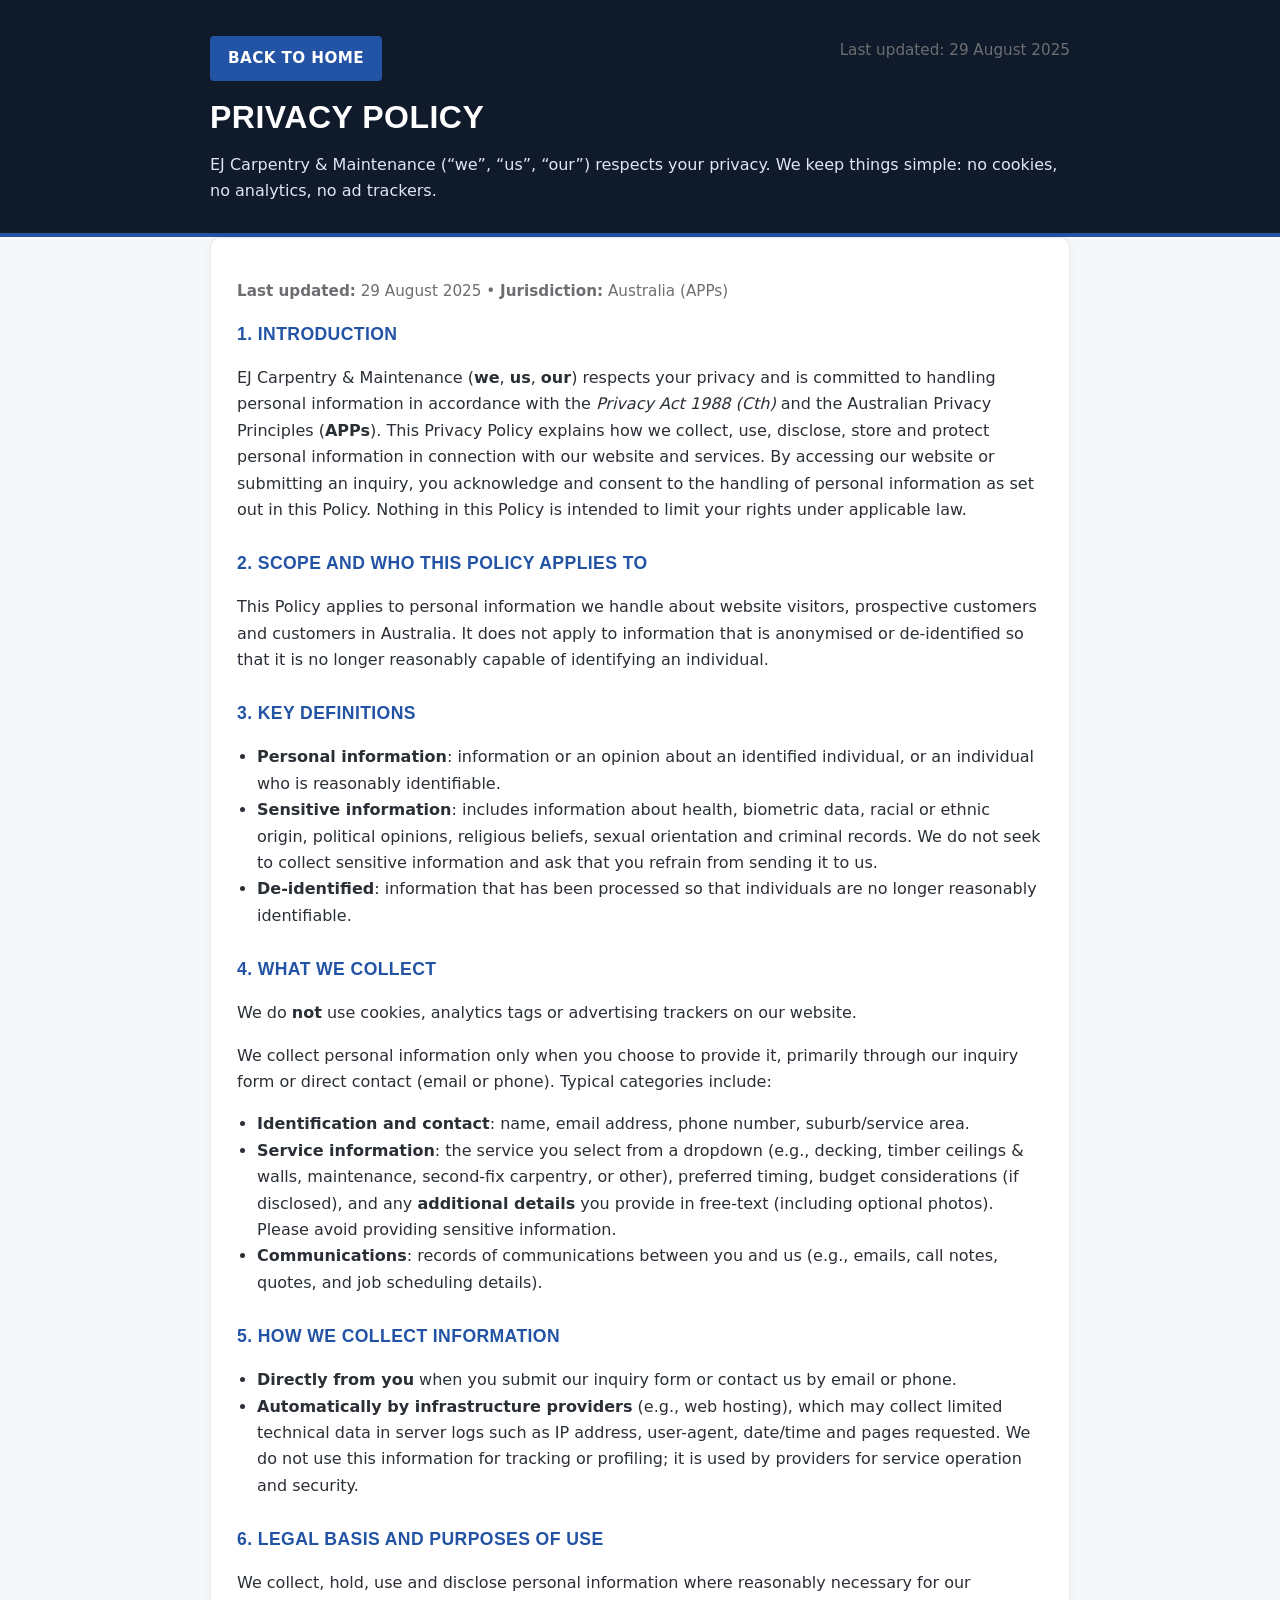
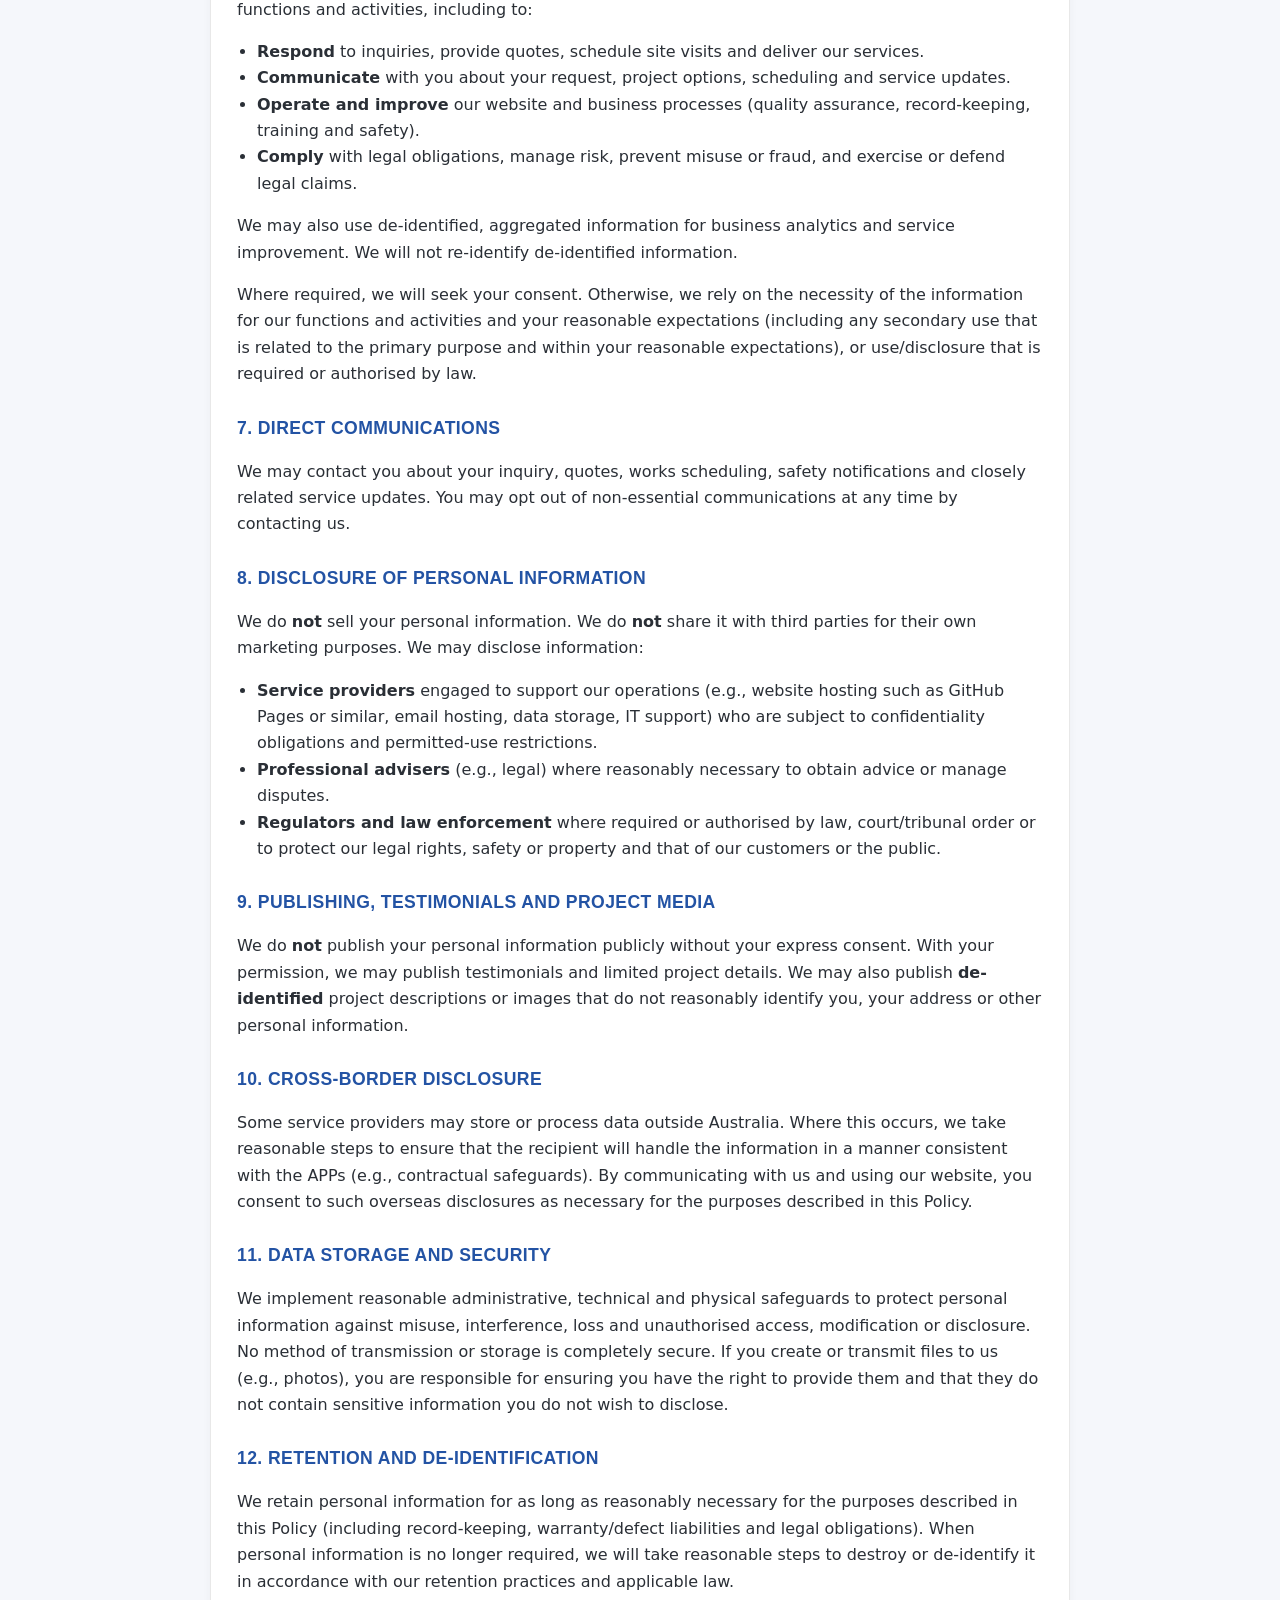
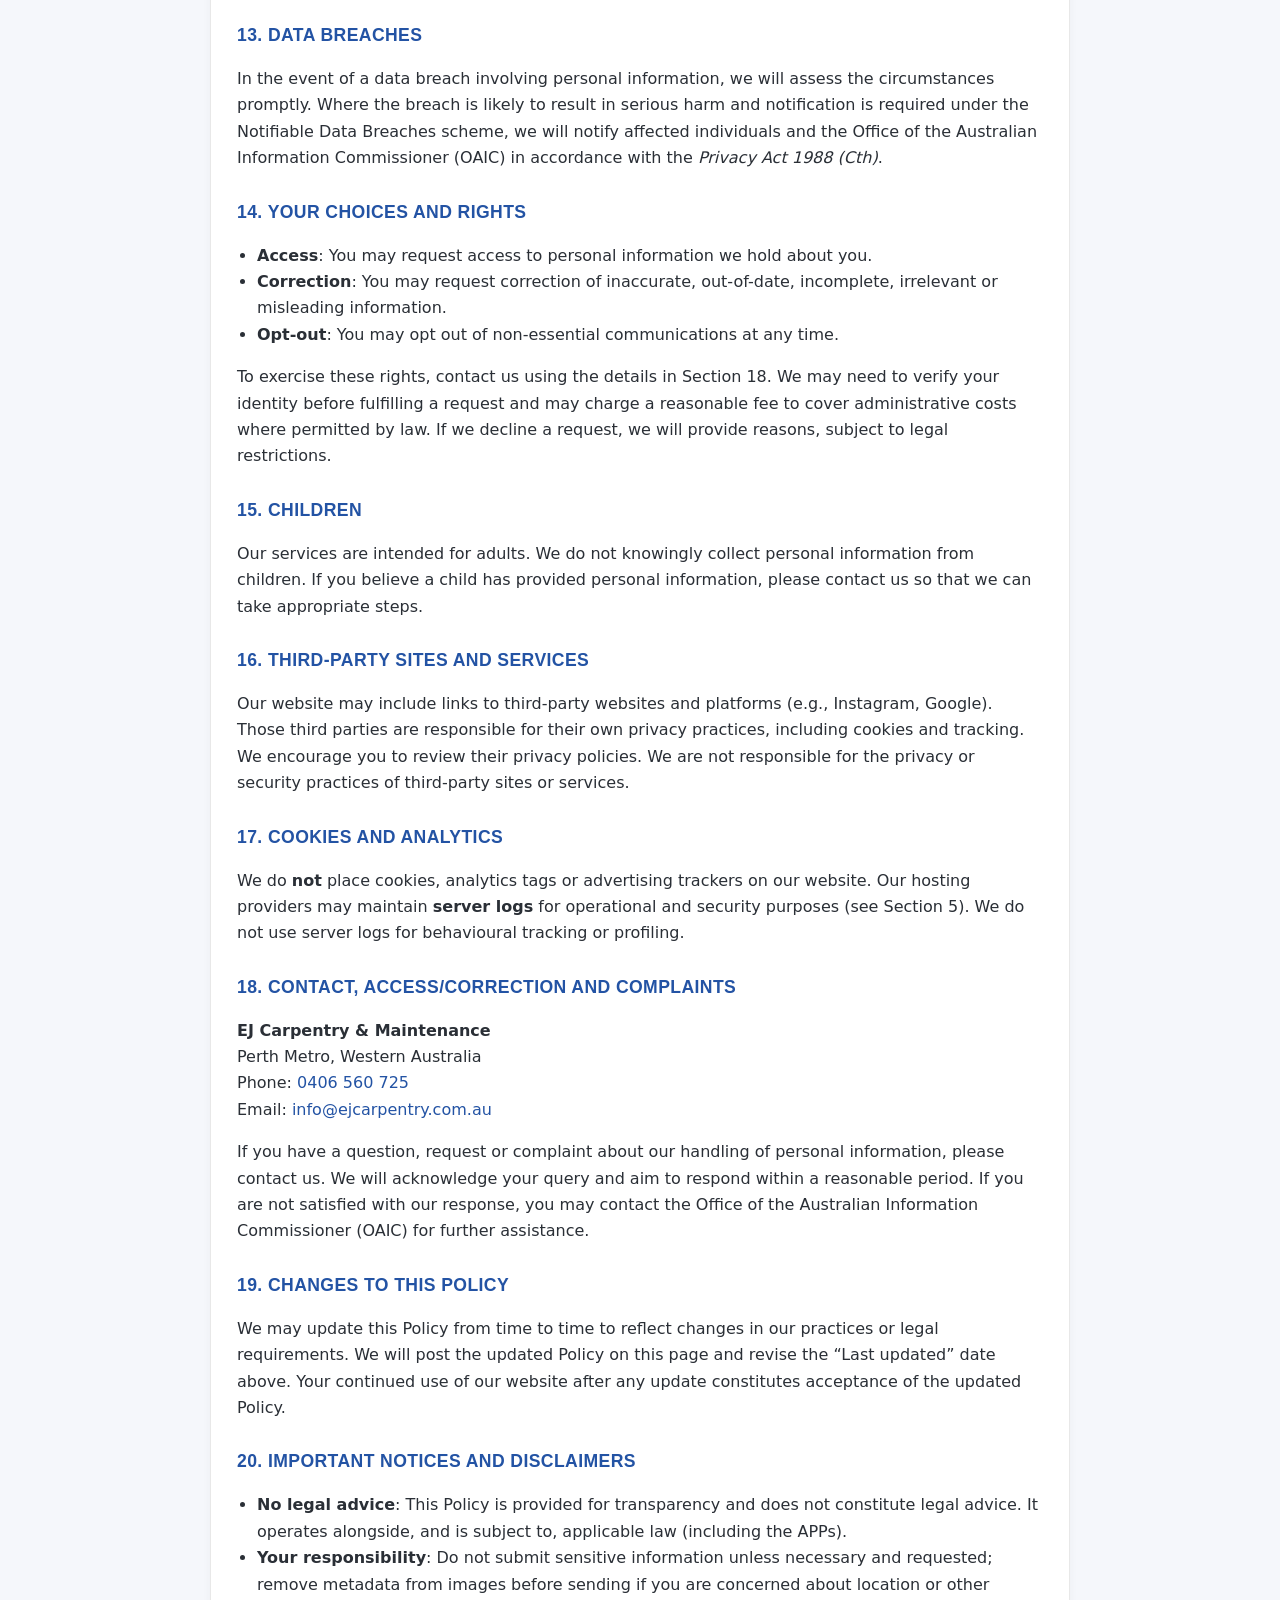
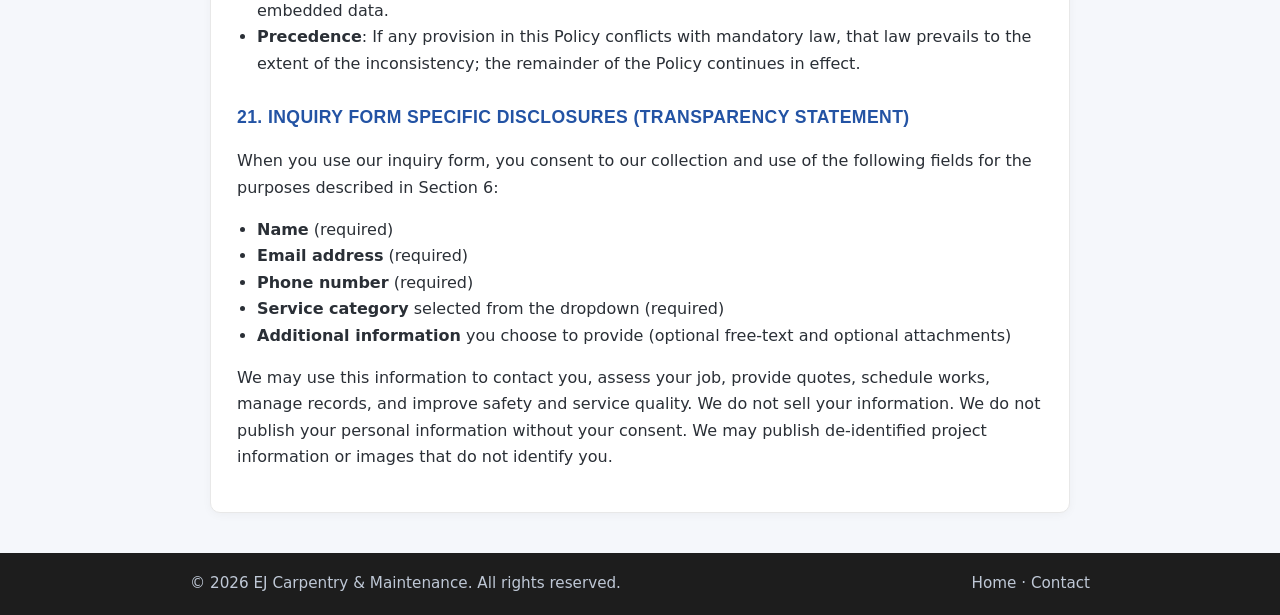
<file: privacy.html>
<!DOCTYPE html>
<html lang="en-AU">
<head>
  <meta charset="utf-8">
  <meta name="viewport" content="width=device-width,initial-scale=1">
  <title>Privacy Policy | EJ Carpentry & Maintenance</title>
  <meta name="description" content="Privacy Policy for EJ Carpentry & Maintenance (Perth, WA). We do not use cookies or analytics. Learn how your information is handled.">
  <meta name="robots" content="index,follow">
  <link rel="canonical" href="https://ej-carpentry.com.au/privacy.html">
  <link rel="shortcut icon" href="assets/img/ezfalcon.png">
  <!-- If you have a global stylesheet, you can also include it -->
  <!-- <link rel="stylesheet" href="style.css"> -->
  <style>
    :root{
      --brand:#2353a4;
      --ink:#1a2330;
      --muted:#6d6e71;
      --bg:#f5f7fb;
      --card:#ffffff;
      --border:#e8e8e8;
    }
    *{box-sizing:border-box}
    body{
      margin:0;
      font-family: "Open Sans", system-ui, -apple-system, Segoe UI, Roboto, Arial, sans-serif;
      color:var(--ink);
      background:var(--bg);
      line-height:1.65;
    }
    header{
      background:#0f1a2b; /* solid colour, no image */
      color:#fff;
      padding:36px 20px 28px;
      border-bottom:4px solid var(--brand);
    }
    .wrap{
      max-width:900px;
      margin:0 auto;
      padding:0 20px;
    }
    .top-actions{
      display:flex;
      justify-content:space-between;
      align-items:center;
      gap:12px;
      margin-bottom:10px;
      flex-wrap:wrap;
    }
    .btn{
      display:inline-block;
      background:var(--brand);
      color:#fff;
      text-decoration:none;
      padding:10px 18px;
      border-radius:4px;
      font-weight:600;
      letter-spacing:.4px;
      text-transform:uppercase;
      font-size:.95rem;
      transition:transform .05s ease, background .2s ease;
    }
    .btn:active{ transform: translateY(1px); }
    .btn:hover{ background:#19305a; }
    h1{
      font-family: "Montserrat", Arial, sans-serif;
      font-weight:800;
      letter-spacing:.5px;
      text-transform:uppercase;
      margin:0;
      font-size: clamp(1.4rem, 2vw + 1rem, 2rem);
    }
    .sub{
      margin:8px 0 0 0;
      color:#dfe6f5;
    }

    main{ padding:28px 0 40px; }
    .card{
      background:var(--card);
      border:1px solid var(--border);
      box-shadow:0 2px 10px rgba(0,0,0,.04);
      border-radius:10px;
      padding:26px;
    }
    h2{
      font-family: "Montserrat", Arial, sans-serif;
      font-weight:700;
      color:var(--brand);
      font-size:1.1rem;
      text-transform:uppercase;
      letter-spacing:.4px;
      margin:26px 0 10px;
    }
    h2:first-of-type{ margin-top:0; }
    p, li{ color:#2a2f36; }
    ul{ padding-left:20px; }
    .meta{
      color:var(--muted);
      font-size:.95rem;
      margin-bottom:16px;
    }
    .notice{
      background:#eef3ff;
      border:1px solid #d7e3ff;
      padding:12px 14px;
      border-radius:6px;
      color:#243a69;
      font-size:.96rem;
      margin-bottom:14px;
    }

    footer{
      background:#1d1d1d;
      color:#bfc8d6;
      padding:18px 20px;
      margin-top:40px;
    }
    .footer-inner{
      max-width:900px;
      margin:0 auto;
      display:flex;
      align-items:center;
      justify-content:space-between;
      gap:14px;
      flex-wrap:wrap;
      font-size:.95rem;
    }
    .footer-inner a{ color:#bfc8d6; text-decoration:none; }
    .footer-inner a:hover{ color:#fff; }

    @media (max-width:700px){
      .card{ padding:22px; }
      .footer-inner{ flex-direction:column; text-align:center; }
    }
    /* Optional: link styles inside content */
    .content a{ color:var(--brand); text-decoration:none; }
    .content a:hover{ text-decoration:underline; }
  </style>
</head>
<body>

  <header>
    <div class="wrap">
      <div class="top-actions">
        <a class="btn" href="index.html" aria-label="Back to Home">Back to Home</a>
        <span class="meta">Last updated: <span id="pp-date">29 August 2025</span></span>
      </div>
      <h1>Privacy Policy</h1>
      <p class="sub">EJ Carpentry &amp; Maintenance (“we”, “us”, “our”) respects your privacy. We keep things simple: no cookies, no analytics, no ad trackers.</p>
    </div>
  </header>

<main class="wrap">
  <section class="card content">
    <p class="meta"><strong>Last updated:</strong> <span id="pp-date">29 August 2025</span> • <strong>Jurisdiction:</strong> Australia (APPs)</p>

    <h2>1. Introduction</h2>
    <p>
      EJ Carpentry &amp; Maintenance (<strong>we</strong>, <strong>us</strong>, <strong>our</strong>) respects your privacy and is committed to handling personal information in accordance with the
      <em>Privacy Act 1988 (Cth)</em> and the Australian Privacy Principles (<strong>APPs</strong>). This Privacy Policy explains how we collect, use, disclose, store and protect personal
      information in connection with our website and services. By accessing our website or submitting an inquiry, you acknowledge and consent to the handling of personal information as set out in this Policy.
      Nothing in this Policy is intended to limit your rights under applicable law.
    </p>

    <h2>2. Scope and Who This Policy Applies To</h2>
    <p>
      This Policy applies to personal information we handle about website visitors, prospective customers and customers in Australia. It does not apply to information that is anonymised or de-identified
      so that it is no longer reasonably capable of identifying an individual.
    </p>

    <h2>3. Key Definitions</h2>
    <ul>
      <li><strong>Personal information</strong>: information or an opinion about an identified individual, or an individual who is reasonably identifiable.</li>
      <li><strong>Sensitive information</strong>: includes information about health, biometric data, racial or ethnic origin, political opinions, religious beliefs, sexual orientation and
          criminal records. We do not seek to collect sensitive information and ask that you refrain from sending it to us.</li>
      <li><strong>De-identified</strong>: information that has been processed so that individuals are no longer reasonably identifiable.</li>
    </ul>

    <h2>4. What We Collect</h2>
    <p>We do <strong>not</strong> use cookies, analytics tags or advertising trackers on our website.</p>
    <p>We collect personal information only when you choose to provide it, primarily through our inquiry form or direct contact (email or phone). Typical categories include:</p>
    <ul>
      <li><strong>Identification and contact</strong>: name, email address, phone number, suburb/service area.</li>
      <li><strong>Service information</strong>: the service you select from a dropdown (e.g., decking, timber ceilings &amp; walls, maintenance, second-fix carpentry, or other), preferred timing,
          budget considerations (if disclosed), and any <strong>additional details</strong> you provide in free-text (including optional photos). Please avoid providing sensitive information.</li>
      <li><strong>Communications</strong>: records of communications between you and us (e.g., emails, call notes, quotes, and job scheduling details).</li>
    </ul>

    <h2>5. How We Collect Information</h2>
    <ul>
      <li><strong>Directly from you</strong> when you submit our inquiry form or contact us by email or phone.</li>
      <li><strong>Automatically by infrastructure providers</strong> (e.g., web hosting), which may collect limited technical data in server logs such as IP address, user-agent, date/time and
          pages requested. We do not use this information for tracking or profiling; it is used by providers for service operation and security.</li>
    </ul>

    <h2>6. Legal Basis and Purposes of Use</h2>
    <p>
      We collect, hold, use and disclose personal information where reasonably necessary for our functions and activities, including to:
    </p>
    <ul>
      <li><strong>Respond</strong> to inquiries, provide quotes, schedule site visits and deliver our services.</li>
      <li><strong>Communicate</strong> with you about your request, project options, scheduling and service updates.</li>
      <li><strong>Operate and improve</strong> our website and business processes (quality assurance, record-keeping, training and safety).</li>
      <li><strong>Comply</strong> with legal obligations, manage risk, prevent misuse or fraud, and exercise or defend legal claims.</li>
    </ul>
    <p>
      We may also use de-identified, aggregated information for business analytics and service improvement. We will not re-identify de-identified information.
    </p>
    <p>
      Where required, we will seek your consent. Otherwise, we rely on the necessity of the information for our functions and activities and your reasonable expectations (including any secondary use
      that is related to the primary purpose and within your reasonable expectations), or use/disclosure that is required or authorised by law.
    </p>

    <h2>7. Direct Communications</h2>
    <p>
      We may contact you about your inquiry, quotes, works scheduling, safety notifications and closely related service updates. You may opt out of non-essential communications at any time by contacting us.
    </p>

    <h2>8. Disclosure of Personal Information</h2>
    <p>We do <strong>not</strong> sell your personal information. We do <strong>not</strong> share it with third parties for their own marketing purposes. We may disclose information:</p>
    <ul>
      <li><strong>Service providers</strong> engaged to support our operations (e.g., website hosting such as GitHub Pages or similar, email hosting, data storage, IT support) who are subject to confidentiality obligations and permitted-use restrictions.</li>
      <li><strong>Professional advisers</strong> (e.g., legal) where reasonably necessary to obtain advice or manage disputes.</li>
      <li><strong>Regulators and law enforcement</strong> where required or authorised by law, court/tribunal order or to protect our legal rights, safety or property and that of our customers or the public.</li>
    </ul>

    <h2>9. Publishing, Testimonials and Project Media</h2>
    <p>
      We do <strong>not</strong> publish your personal information publicly without your express consent. With your permission, we may publish testimonials and limited project details. We may also publish
      <strong>de-identified</strong> project descriptions or images that do not reasonably identify you, your address or other personal information.
    </p>

    <h2>10. Cross-Border Disclosure</h2>
    <p>
      Some service providers may store or process data outside Australia. Where this occurs, we take reasonable steps to ensure that the recipient will handle the information in a manner consistent with the APPs (e.g., contractual safeguards). By communicating with us and using our website, you consent to such overseas disclosures as necessary for the purposes described in this Policy.
    </p>

    <h2>11. Data Storage and Security</h2>
    <p>
      We implement reasonable administrative, technical and physical safeguards to protect personal information against misuse, interference, loss and unauthorised access, modification or disclosure.
      No method of transmission or storage is completely secure. If you create or transmit files to us (e.g., photos), you are responsible for ensuring you have the right to provide them and that they do not contain sensitive information you do not wish to disclose.
    </p>

    <h2>12. Retention and De-Identification</h2>
    <p>
      We retain personal information for as long as reasonably necessary for the purposes described in this Policy (including record-keeping, warranty/defect liabilities and legal obligations). When personal
      information is no longer required, we will take reasonable steps to destroy or de-identify it in accordance with our retention practices and applicable law.
    </p>

    <h2>13. Data Breaches</h2>
    <p>
      In the event of a data breach involving personal information, we will assess the circumstances promptly. Where the breach is likely to result in serious harm and notification is required under the
      Notifiable Data Breaches scheme, we will notify affected individuals and the Office of the Australian Information Commissioner (OAIC) in accordance with the <em>Privacy Act 1988 (Cth)</em>.
    </p>

    <h2>14. Your Choices and Rights</h2>
    <ul>
      <li><strong>Access</strong>: You may request access to personal information we hold about you.</li>
      <li><strong>Correction</strong>: You may request correction of inaccurate, out-of-date, incomplete, irrelevant or misleading information.</li>
      <li><strong>Opt-out</strong>: You may opt out of non-essential communications at any time.</li>
    </ul>
    <p>
      To exercise these rights, contact us using the details in Section 18. We may need to verify your identity before fulfilling a request and may charge a reasonable fee to cover administrative costs where permitted by law. If we decline a request, we will provide reasons, subject to legal restrictions.
    </p>

    <h2>15. Children</h2>
    <p>
      Our services are intended for adults. We do not knowingly collect personal information from children. If you believe a child has provided personal information, please contact us so that we can take appropriate steps.
    </p>

    <h2>16. Third-Party Sites and Services</h2>
    <p>
      Our website may include links to third-party websites and platforms (e.g., Instagram, Google). Those third parties are responsible for their own privacy practices, including cookies and tracking.
      We encourage you to review their privacy policies. We are not responsible for the privacy or security practices of third-party sites or services.
    </p>

    <h2>17. Cookies and Analytics</h2>
    <p>
      We do <strong>not</strong> place cookies, analytics tags or advertising trackers on our website. Our hosting providers may maintain <strong>server logs</strong> for operational and security purposes (see Section 5). We do not use server logs for behavioural tracking or profiling.
    </p>

    <h2>18. Contact, Access/Correction and Complaints</h2>
    <p>
      <strong>EJ Carpentry &amp; Maintenance</strong><br>
      Perth Metro, Western Australia<br>
      Phone: <a href="tel:0406560725">0406 560 725</a><br>
      Email: <a href="mailto:info@ejcarpentry.com.au">info@ejcarpentry.com.au</a>
    </p>
    <p>
      If you have a question, request or complaint about our handling of personal information, please contact us. We will acknowledge your query and aim to respond within a reasonable period. If you are not satisfied with our response, you may contact the Office of the Australian Information Commissioner (OAIC) for further assistance.
    </p>

    <h2>19. Changes to This Policy</h2>
    <p>
      We may update this Policy from time to time to reflect changes in our practices or legal requirements. We will post the updated Policy on this page and revise the “Last updated” date above.
      Your continued use of our website after any update constitutes acceptance of the updated Policy.
    </p>

    <h2>20. Important Notices and Disclaimers</h2>
    <ul>
      <li><strong>No legal advice</strong>: This Policy is provided for transparency and does not constitute legal advice. It operates alongside, and is subject to, applicable law (including the APPs).</li>
      <li><strong>Your responsibility</strong>: Do not submit sensitive information unless necessary and requested; remove metadata from images before sending if you are concerned about location or other embedded data.</li>
      <li><strong>Precedence</strong>: If any provision in this Policy conflicts with mandatory law, that law prevails to the extent of the inconsistency; the remainder of the Policy continues in effect.</li>
    </ul>

    <h2>21. Inquiry Form Specific Disclosures (Transparency Statement)</h2>
    <p>
      When you use our inquiry form, you consent to our collection and use of the following fields for the purposes described in Section 6:
    </p>
    <ul>
      <li><strong>Name</strong> (required)</li>
      <li><strong>Email address</strong> (required)</li>
      <li><strong>Phone number</strong> (required)</li>
      <li><strong>Service category</strong> selected from the dropdown (required)</li>
      <li><strong>Additional information</strong> you choose to provide (optional free-text and optional attachments)</li>
    </ul>
    <p>
      We may use this information to contact you, assess your job, provide quotes, schedule works, manage records, and improve safety and service quality. We do not sell your information. We do not publish your personal information without your consent. We may publish de-identified project information or images that do not identify you.
    </p>
  </section>
</main>

  <footer>
    <div class="footer-inner">
      <div>© <span id="year"></span> EJ Carpentry &amp; Maintenance. All rights reserved.</div>
      <div>
        <a href="index.html">Home</a> ·
        <a href="page-contact.html">Contact</a>
      </div>
    </div>
  </footer>

  <script>
    // Auto year + optional date helper
    document.getElementById('year').textContent = new Date().getFullYear();
    // If you want to set today's date automatically for "Last updated":
    // document.getElementById('pp-date').textContent = new Date().toLocaleDateString('en-AU', { day:'numeric', month:'long', year:'numeric' });
  </script>
</body>
</html>
</file>
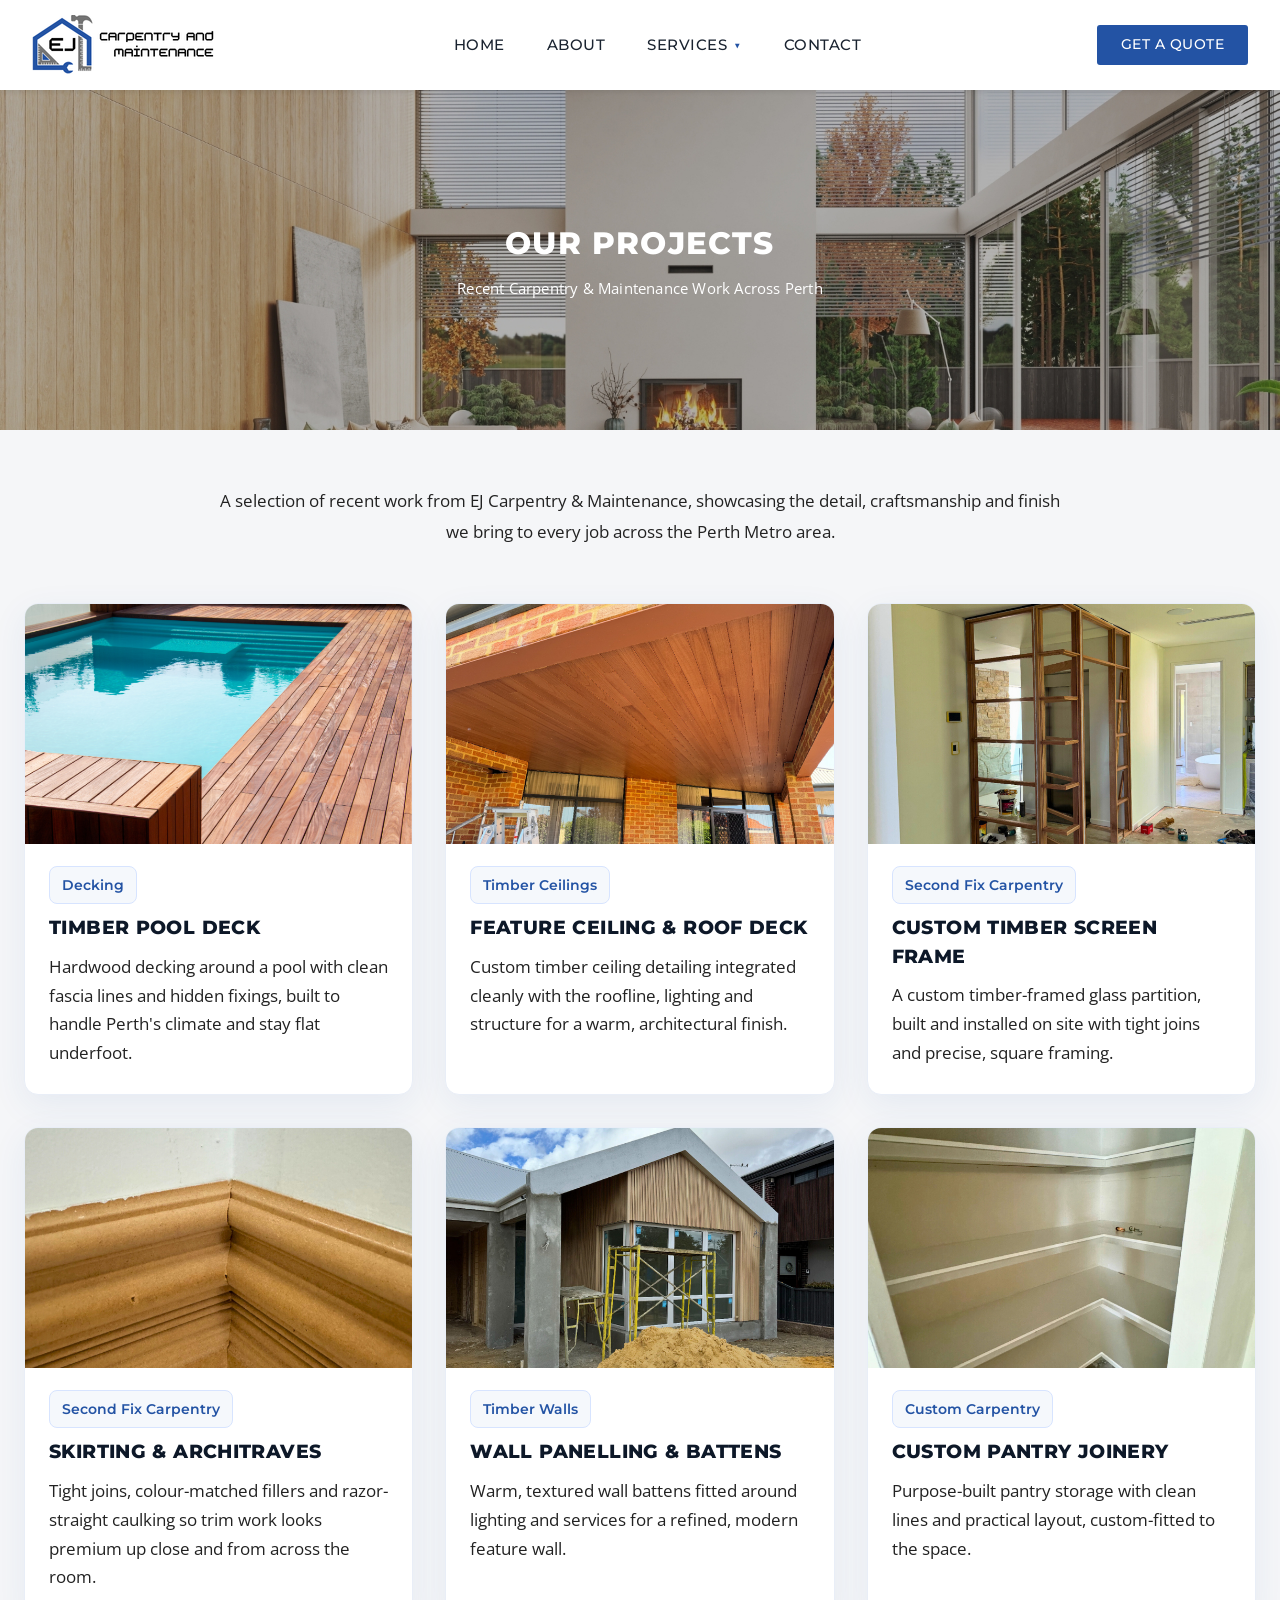
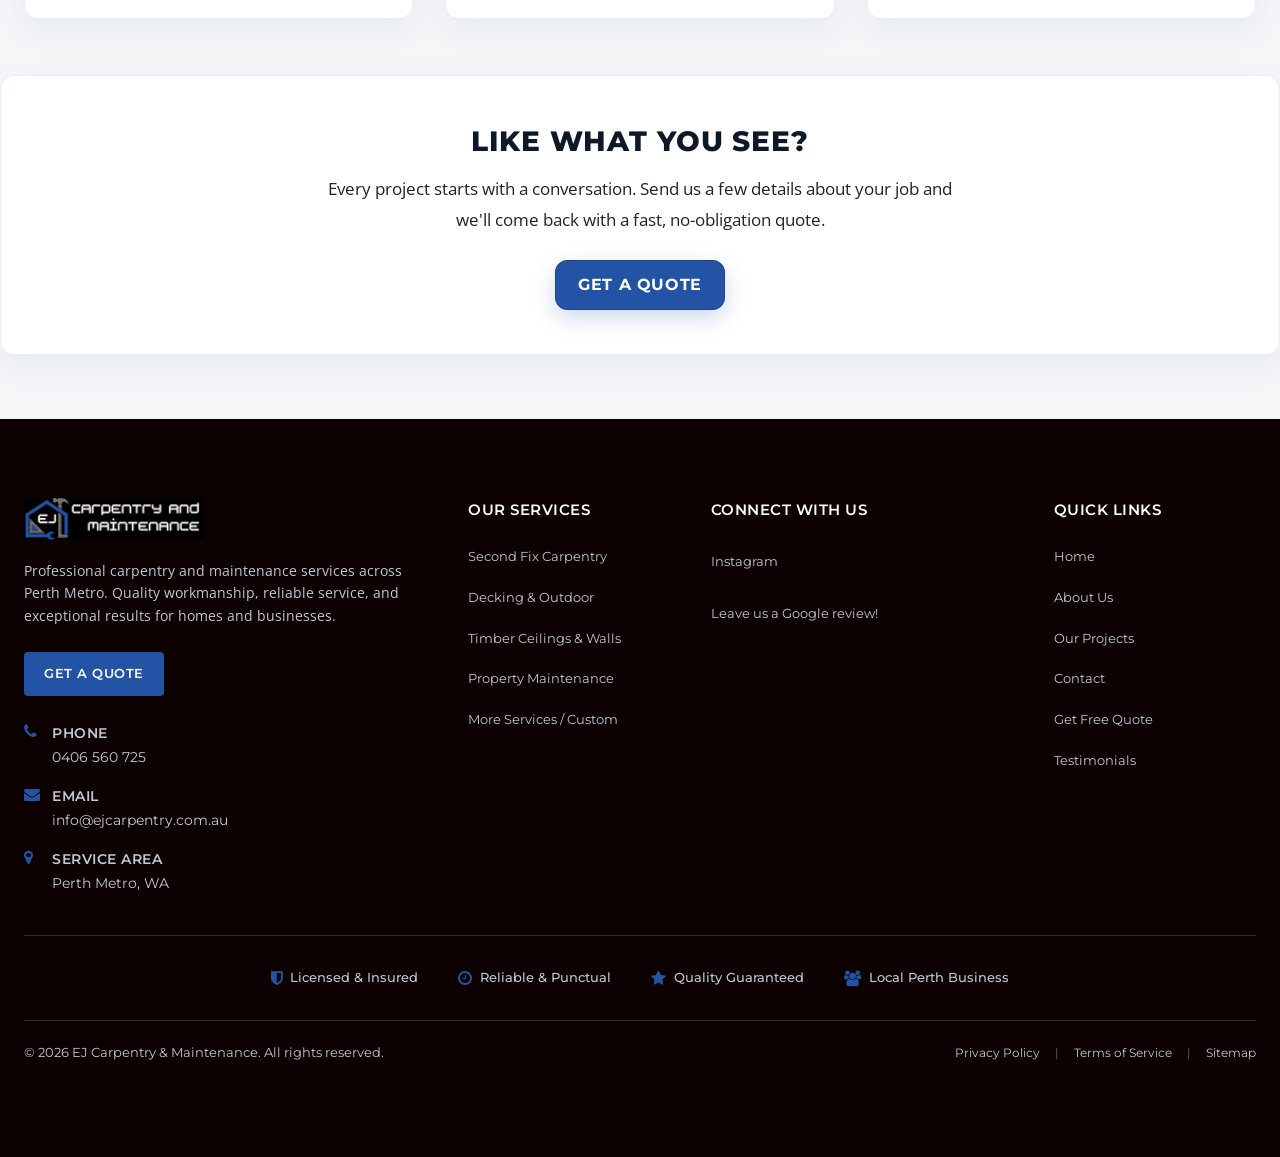
<file: projects.html>
<!DOCTYPE html>
<html lang="en-US">
<head>
    <!-- Basic Page Needs -->
    <meta charset="utf-8">
    <meta name="viewport" content="width=device-width, initial-scale=1, maximum-scale=1">
    <title>Our Projects | Recent Carpentry &amp; Maintenance Work in Perth – EJ Carpentry</title>
    <meta name="author" content="EJ Carpentry &amp; Maintenance">
    <meta name="description" content="Browse recent carpentry and maintenance projects by EJ Carpentry &amp; Maintenance across Perth: decking, feature ceilings, second fix carpentry, and wall battens.">
    <meta name="keywords" content="EJ Carpentry projects, Perth carpenter portfolio, decking projects Perth, feature ceiling Perth, carpentry gallery Perth">

    <!-- Indexing -->
    <meta name="robots" content="index,follow,max-image-preview:large">
    <link rel="canonical" href="https://ej-carpentry.com.au/projects.html">
    <link rel="alternate" hreflang="en-au" href="https://ej-carpentry.com.au/projects.html">
    <link rel="alternate" hreflang="x-default" href="https://ej-carpentry.com.au/projects.html">

    <!-- Open Graph / Facebook -->
    <meta property="og:type" content="website">
    <meta property="og:locale" content="en_AU">
    <meta property="og:site_name" content="EJ Carpentry &amp; Maintenance">
    <meta property="og:title" content="Our Projects | EJ Carpentry &amp; Maintenance">
    <meta property="og:description" content="Recent carpentry and maintenance projects across Perth Metro: decking, feature ceilings, second fix carpentry, and wall battens.">
    <meta property="og:url" content="https://ej-carpentry.com.au/projects.html">
    <meta property="og:image" content="https://ej-carpentry.com.au/assets/ezimg/home/hero/slider-1.jpg">
    <meta property="og:image:alt" content="Recent carpentry projects by EJ Carpentry & Maintenance in Perth">

    <!-- Twitter -->
    <meta name="twitter:card" content="summary_large_image">
    <meta name="twitter:title" content="Our Projects | EJ Carpentry &amp; Maintenance">
    <meta name="twitter:description" content="Recent carpentry and maintenance projects across Perth Metro.">
    <meta name="twitter:image" content="https://ej-carpentry.com.au/assets/ezimg/home/hero/slider-1.jpg">

    <!-- Theme / Favicon and Touch Icons  -->
    <meta name="theme-color" content="#0a0a0a">
    <link rel="shortcut icon" href="assets/img/ezfalcon.png">
    <link rel="apple-touch-icon-precomposed" href="assets/img/ezfalcon.png">
    <!-- Theme Style -->
    <link rel="stylesheet" type="text/css" href="style.css">
    <!-- Colors -->
    <link rel="stylesheet" type="text/css" href="assets/css/colors/color1.css" id="colors">

    <!-- Schema.org (Breadcrumbs + CollectionPage) -->
    <script type="application/ld+json">
    {
      "@context": "https://schema.org",
      "@graph": [
        {
          "@type": "BreadcrumbList",
          "itemListElement": [
            { "@type": "ListItem", "position": 1, "name": "Home", "item": "https://ej-carpentry.com.au/" },
            { "@type": "ListItem", "position": 2, "name": "Projects", "item": "https://ej-carpentry.com.au/projects.html" }
          ]
        },
        {
          "@type": "CollectionPage",
          "name": "Our Projects",
          "url": "https://ej-carpentry.com.au/projects.html",
          "about": {
            "@type": "LocalBusiness",
            "name": "EJ Carpentry & Maintenance",
            "url": "https://ej-carpentry.com.au/"
          }
        }
      ]
    }
    </script>

    <style>
        /* ------- Page-level overrides (light grey page, white cards) ------- */
        body{background:#f5f6f8;}
        .projects-grid-wrap{max-width:1340px;margin:56px auto 8px;padding:0 24px;}
        .projects-grid{display:grid;grid-template-columns:repeat(auto-fit,minmax(300px,1fr));gap:32px;}

        /* ------- Project card (white box, matches services page cards) ------- */
        .project-card{position:relative;background:#fff;border:1px solid #e9eef7;border-radius:14px;box-shadow:0 10px 34px rgba(35,83,164,.08);overflow:hidden;display:flex;flex-direction:column;transition:transform .18s ease,box-shadow .18s ease}
        .project-card:hover{transform:translateY(-3px);box-shadow:0 16px 40px rgba(35,83,164,.14)}
        .project-card img{width:100%;height:240px;object-fit:cover;display:block}
        .project-card .content{padding:22px 24px 26px;display:flex;flex-direction:column;gap:10px;flex-grow:1}
        .project-card h2{font-family:'Montserrat',sans-serif;font-weight:800;color:#0d1828;text-transform:uppercase;letter-spacing:.02em;font-size:19px;margin:0}
        .project-card p{font-family:'Open Sans',sans-serif;color:#121926;line-height:1.7;font-size:17px;margin:0}
        .project-card .chip{align-self:flex-start;background:#f5f8fc;color:#2353a4;border:1px solid #d7e4ff;font-family:'Montserrat',sans-serif;font-weight:600;font-size:14px;padding:6px 12px;border-radius:8px}

        /* ------- CTA band (matches FAQ section on services page) ------- */
        .projects-cta{max-width:1340px;margin:56px auto 64px;padding:44px 24px;background:#fff;border:1px solid #e9eef7;border-radius:14px;box-shadow:0 10px 34px rgba(35,83,164,.08);text-align:center}
        .projects-cta h2{font-family:'Montserrat',sans-serif;font-weight:800;color:#0d1828;text-transform:uppercase;letter-spacing:.03em;font-size:clamp(20px,2.2vw,28px);margin:0 0 12px}
        .projects-cta p{font-family:'Open Sans',sans-serif;color:#3a4658;line-height:1.8;font-size:clamp(15px,1.6vw,17px);max-width:640px;margin:0 auto 24px}
        .btn-primary{display:inline-flex;align-items:center;justify-content:center;border-radius:12px;padding:12px 22px;font-family:'Montserrat',sans-serif;font-weight:700;text-transform:uppercase;letter-spacing:.04em;font-size:16px;transition:all .18s ease;background:#2353a4;color:#fff;border:1px solid #1e4690;box-shadow:0 8px 22px rgba(35,83,164,.22)}
        .btn-primary:hover{transform:translateY(-1px);box-shadow:0 12px 26px rgba(35,83,164,.28);background:#1f4a98}

        @media (max-width:700px){
          .projects-grid-wrap{margin:40px auto 8px}
          .project-card img{height:200px}
        }
      </style>

</head>
<body class="header-fixed page no-sidebar header-style-2 topbar-style-2 menu-has-search">

<!-- ========== NAVIGATION BAR START (DO NOT REMOVE) ========== -->
<!-- ========== NAVIGATION BAR START (DO NOT REMOVE) ========== -->
<!-- ========== NAVIGATION BAR START (DO NOT REMOVE) ========== -->
<div id="site-header-wrap">

    <style>
    /* Top Bar (unchanged) */
    .top-bar-desktop-only{
      background:#f5f5f5;border-bottom:1px solid #e0e0e0;
      font-family:'Open Sans',sans-serif;font-size:1em;color:#444;
      display:flex;justify-content:center;align-items:center;
    }
    #top-bar-inner{width:100%;display:flex;justify-content:center;}
    .top-bar-inner-wrap{width:100%;display:flex;justify-content:center;}
    .top-bar-content-centered-better{
      display:flex;justify-content:center;align-items:center;gap:48px;
      padding:8px 0;width:100%;
    }
    .top-bar-content-centered-better .service-area{color:#2353a4;font-weight:500;font-size:1em;display:flex;align-items:center;gap:6px;}
    .top-bar-content-centered-better .phone{color:#444;font-weight:500;font-size:1em;display:flex;align-items:center;gap:6px;}
    .topbar-separator{color:#bbb;font-size:1.2em;font-weight:400;margin:0 24px;}
    @media (max-width:900px){.top-bar-desktop-only{display:none!important;}}
    
    /* ===== Fixed Header (bulletproof) ===== */
    #site-header{
      position:fixed !important;
      top:0;left:0;right:0;
      z-index:1100;
      background:#fff;
      box-shadow:0 2px 5px rgba(0,0,0,.08);
    }
    
    /* Some themes toggle .is-fixed — keep behaviour consistent */
    #site-header.is-fixed{
      position:fixed !important; top:0 !important;
    }
    
    /* Smooth height transitions if the header shrinks on scroll later */
    #site-header,
    .custom-navbar-container{transition:height .2s ease, box-shadow .2s ease;}
    </style>
    
    <script>
    /* Push page content down by the exact header height */
    (function(){
      function setHeaderOffset(){
        var header=document.getElementById('site-header');
        if(!header) return;
        var h=header.offsetHeight;
        document.documentElement.style.setProperty('--header-offset', h+'px');
        document.body.style.paddingTop = h + 'px';
      }
      window.addEventListener('load', setHeaderOffset);
      window.addEventListener('resize', setHeaderOffset);
    })();
    </script>
    <header id="site-header">
        <div class="custom-navbar-container">
            <div class="navbar-logo">
                <a href="index.html" rel="home" class="main-logo">
                    <img src="assets/ezimg/logo/wlogo.png" alt="EJ Carpentry & Maintenance" width="186" height="39" data-retina="assets/img/logo-small@2x.png" data-width="186" data-height="39">
                </a>
            </div>
            <nav class="navbar-center-menu" id="main-navbar-menu">
                <ul class="navbar-menu">
                    <li><a href="index.html">HOME</a></li>
                    <li><a href="page-about.html">ABOUT</a></li>
                    <li class="menu-item-has-children services-dropdown">
                        <a href="page-services.html">SERVICES</a>
                        <ul class="sub-menu">
                            <li><a href="page-services.html">All services</a></li>
                            <li><a href="page-decking.html">Decking</a></li>
                            <li><a href="page-timber-ceilings-walls.html">Timber Ceilings &amp; Walls</a></li>
                            <li><a href="page-property-maintenance.html">Property Maintenance</a></li>
                            <li><a href="page-second-fix-carpentry.html">Second Fix Carpentry</a></li>
                            <li><a href="page-services.html#more">More / Custom</a></li>
                        </ul>
                    </li>

                    <li><a href="page-contact.html">CONTACT</a></li>
                </ul>
            </nav>
            <div class="navbar-right-group">
                <a href="page-contact.html" class="get-a-quote-btn">GET A QUOTE</a>
                <button class="navbar-hamburger" id="navbar-hamburger" aria-label="Open menu">
                    ☰
                </button>
            </div>
        </div>
    </header>
</div>
<!-- ========== NAVIGATION BAR END (DO NOT REMOVE) ========== -->

<!-- HERO SECTION -->
<div class="services-hero-section" style="position: relative; width: 100%; height: 340px; background: url('assets/ezimg/home/hero/slider-1.jpg') center center/cover no-repeat; display: flex; flex-direction: column; align-items: center; justify-content: center;">
    <div style="position: relative; z-index: 2; display: flex; flex-direction: column; align-items: center; justify-content: center; width: 100%;">
        <h1 style="color: #fff; font-family: 'Montserrat', sans-serif; font-size: 2.2em; font-weight: 800; text-transform: uppercase; letter-spacing: 1.2px; margin: 0 0 10px 0; text-align: center;">Our Projects</h1>
        <div style="font-family: 'Open Sans', sans-serif; color: #fff; font-size: 1.08em; font-weight: 400; letter-spacing: 0.2px; text-align: center;">Recent Carpentry &amp; Maintenance Work Across Perth</div>
    </div>
</div>

 <!-- ===================== PROJECTS INTRO ===================== -->
 <p class="services-intro">
   A selection of recent work from EJ Carpentry &amp; Maintenance, showcasing the detail, craftsmanship and finish we bring to every job across the Perth Metro area.
 </p>
 <style>.services-intro{max-width:900px;margin:56px auto 8px;padding:0 24px;text-align:center;font-family:'Open Sans',sans-serif;color:#3a4658;line-height:1.8;font-size:clamp(15px,1.6vw,17px)}</style>

 <!-- ===================== PROJECTS GRID ===================== -->
 <div class="projects-grid-wrap">
 <div class="projects-grid">

    <!-- 01 Timber Pool Deck -->
    <div class="project-card">
      <img src="assets/ezimg/home/370x250/Ezra Photos/resized/deck.png" alt="Timber pool deck built by EJ Carpentry in Perth" loading="lazy" />
      <div class="content">
        <span class="chip">Decking</span>
        <h2>Timber Pool Deck</h2>
        <p>Hardwood decking around a pool with clean fascia lines and hidden fixings, built to handle Perth's climate and stay flat underfoot.</p>
      </div>
    </div>

    <!-- 02 Feature Ceiling & Roof Deck -->
    <div class="project-card">
      <img src="assets/ezimg/home/370x250/Ezra Photos/resized/Roof_deck.png" alt="Feature timber ceiling and roof deck carpentry" loading="lazy" />
      <div class="content">
        <span class="chip">Timber Ceilings</span>
        <h2>Feature Ceiling &amp; Roof Deck</h2>
        <p>Custom timber ceiling detailing integrated cleanly with the roofline, lighting and structure for a warm, architectural finish.</p>
      </div>
    </div>

    <!-- 03 Custom Timber Screen Frame -->
    <div class="project-card">
      <img src="assets/ezimg/home/370x250/Ezra Photos/resized/Doorframe.png" alt="Custom timber-framed glass partition under construction" loading="lazy" />
      <div class="content">
        <span class="chip">Second Fix Carpentry</span>
        <h2>Custom Timber Screen Frame</h2>
        <p>A custom timber-framed glass partition, built and installed on site with tight joins and precise, square framing.</p>
      </div>
    </div>

    <!-- 04 Skirting & Architraves -->
    <div class="project-card">
      <img src="assets/ezimg/home/370x250/Ezra Photos/resized/Skirting.png" alt="Skirting and architrave finishing carpentry" loading="lazy" />
      <div class="content">
        <span class="chip">Second Fix Carpentry</span>
        <h2>Skirting &amp; Architraves</h2>
        <p>Tight joins, colour-matched fillers and razor-straight caulking so trim work looks premium up close and from across the room.</p>
      </div>
    </div>

    <!-- 05 Wall Panelling & Battens -->
    <div class="project-card">
      <img src="assets/ezimg/home/370x250/Ezra Photos/resized/wall_panneling.png" alt="Custom timber wall panelling and battens" loading="lazy" />
      <div class="content">
        <span class="chip">Timber Walls</span>
        <h2>Wall Panelling &amp; Battens</h2>
        <p>Warm, textured wall battens fitted around lighting and services for a refined, modern feature wall.</p>
      </div>
    </div>

    <!-- 06 Custom Pantry Joinery -->
    <div class="project-card">
      <img src="assets/ezimg/home/370x250/Ezra Photos/resized/Pantry.png" alt="Custom pantry joinery and storage carpentry" loading="lazy" />
      <div class="content">
        <span class="chip">Custom Carpentry</span>
        <h2>Custom Pantry Joinery</h2>
        <p>Purpose-built pantry storage with clean lines and practical layout, custom-fitted to the space.</p>
      </div>
    </div>

 </div>
 </div>

  <!-- ===================== CTA ===================== -->
  <div class="projects-cta">
    <h2>Like What You See?</h2>
    <p>Every project starts with a conversation. Send us a few details about your job and we'll come back with a fast, no-obligation quote.</p>
    <a href="page-contact.html" class="btn-primary">Get a quote</a>
  </div>



<!-- ========== FOOTER START (DO NOT REMOVE) ========== -->

<footer id="footer" class="custom-footer">
    <div class="footer-container">
        <!-- Footer Main Content -->
        <div class="footer-main">
            <!-- Company Info & Contact -->
            <div class="footer-section company-info">
                <img src="assets/ezimg/logo/blogo.png" alt="EJ Carpentry & Maintenance Logo" class="footer-logo">
                <p class="footer-description">
                    Professional carpentry and maintenance services across Perth Metro. Quality workmanship, reliable service, and exceptional results for homes and businesses.
                </p>
                <a href="page-contact.html" class="footer-quote-btn">GET A QUOTE</a>
                <div class="footer-contact-info">
                    <div class="contact-item">
                        <i class="fa fa-phone"></i>
                        <div>
                            <span class="contact-label">Phone</span>
                            <a href="tel:0406560725">0406 560 725</a>
                        </div>
                    </div>
                    <div class="contact-item">
                        <i class="fa fa-envelope"></i>
                        <div>
                            <span class="contact-label">Email</span>
                            <a href="mailto:info@ejcarpentry.com.au">info@ejcarpentry.com.au</a>
                        </div>
                    </div>
                    <div class="contact-item">
                        <i class="fa fa-map-marker"></i>
                        <div>
                            <span class="contact-label">Service Area</span>
                            <span>Perth Metro, WA</span>
                        </div>
                    </div>
                </div>
            </div>
            <!-- Services -->
            <div class="footer-section services-section">
                <h3 class="footer-heading">Our Services</h3>
                <ul class="footer-services-list">
                    <li><a href="page-second-fix-carpentry.html">Second Fix Carpentry</a></li>
                    <li><a href="page-decking.html">Decking & Outdoor</a></li>
                    <li><a href="page-timber-ceilings-walls.html">Timber Ceilings & Walls</a></li>
                    <li><a href="page-property-maintenance.html">Property Maintenance</a></li>
                    <li><a href="page-services.html#more">More Services / Custom</a></li>
                </ul>
            </div>
            <!-- Social Media & Quote -->
            <div class="footer-section social-quote-section">
                <h3 class="footer-heading">Connect With Us</h3>
                <div class="social-media-links">
                    <a href="https://www.instagram.com/ejcarpentryperth/" class="social-link instagram">
                        <span>Instagram</span>
                    </a>
                    <a href="https://www.google.com/search?sca_esv=08bd8e8cec846723&rlz=1C1RXQR_enAU1032AU1032&biw=1920&bih=919&sxsrf=AE3TifPeW49uuhjkOarSR4eZjUa18ZDEkw:1755004799136&si=AMgyJEtREmoPL4P1I5IDCfuA8gybfVI2d5Uj7QMwYCZHKDZ-E7YZXuAmds8Ypba2EKTiUzhorrMTKtE_ER0H8uKC8iXpspwUWaAnAVx9rw0KBTqGuSzBZEDGRECk1MGV3msphlt_KM6PScI9pFAr9roP03vHrYOXSw%3D%3D&q=EJ+Carpentry+%26+Maintenance+Reviews&sa=X&ved=2ahUKEwiFxYatroWPAxUmumMGHX4YATAQ0bkNegQIHhAC" class="social-link google">
                        <span>Leave us a Google review!</span>
                    </a>
                </div>
            </div>
            <!-- Quick Links -->
            <div class="footer-section quick-links">
                <h3 class="footer-heading">Quick Links</h3>
                <ul class="footer-links-list">
                    <li><a href="index.html">Home</a></li>
                    <li><a href="page-about.html">About Us</a></li>
                    <li><a href="projects.html">Our Projects</a></li>
                    <li><a href="page-contact.html">Contact</a></li>
                    <li><a href="page-contact.html">Get Free Quote</a></li>
                    <li><a href="page-testimonial.html">Testimonials</a></li>
                </ul>
            </div>
        </div>
        <!-- Trust Indicators -->
        <div class="footer-trust-section">
            <div class="trust-indicators">
                <div class="trust-item">
                    <i class="fa fa-shield"></i>
                    <span>Licensed & Insured</span>
                </div>
                <div class="trust-item">
                    <i class="fa fa-clock-o"></i>
                    <span>Reliable & Punctual</span>
                </div>
                <div class="trust-item">
                    <i class="fa fa-star"></i>
                    <span>Quality Guaranteed</span>
                </div>
                <div class="trust-item">
                    <i class="fa fa-users"></i>
                    <span>Local Perth Business</span>
                </div>
            </div>
        </div>
        <!-- Footer Bottom -->
        <div class="footer-bottom">
            <div class="footer-bottom-content">
                <div class="footer-copyright">
                    © <span id="footer-year"></span> EJ Carpentry & Maintenance. All rights reserved.
                </div>
                        <div class="footer-legal">
                            <a href="privacy.html">Privacy Policy</a>
                            <span class="separator">|</span>
                            <a href="terms-conditions.html">Terms of Service</a>
                            <span class="separator">|</span>
                            <a href="sitemap.html">Sitemap</a>
                        </div>
            </div>
        </div>
    </div>
</footer>

<!-- ========== FOOTER END ========== -->

<!-- Navbar CSS (copied from index.html) -->
<style>
.custom-navbar-container {
    display: flex;
    align-items: center;
    justify-content: space-between;
    max-width: 1400px;
    margin: 0 auto;
    padding: 0 32px;
    height: 90px;
    background: #fff;
    position: relative;
    z-index: 100;
}
.navbar-logo {
    flex: 0 0 auto;
    display: flex;
    align-items: center;
}
.navbar-center-menu {
    flex: 1 1 auto;
    display: flex;
    justify-content: center;
}
.navbar-menu {
    display: flex;
    gap: 38px;
    list-style: none;
    margin: 0;
    padding: 0;
    align-items: center;
}
.navbar-menu > li {
    position: relative;
}
.navbar-menu > li > a {
    font-family: 'Montserrat', sans-serif;
    font-size: 1.08em;
    font-weight: 500;
    color: #1a2330;
    text-decoration: none;
    text-transform: uppercase;
    letter-spacing: 0.5px;
    padding: 0 2px;
    transition: color 0.2s;
    background: none;
    border: none;
    outline: none;
    line-height: 90px;
    display: inline-block;
}
.navbar-menu > li > a:hover,
.navbar-menu > li > a:focus {
    color: #2353a4;
}
.services-dropdown {
    position: relative;
}
.services-dropdown > a:after {
    content: '\25BC';
    font-size: 0.7em;
    margin-left: 7px;
    vertical-align: middle;
    color: #2353a4;
}
.services-dropdown .sub-menu {
    display: none;
    position: absolute;
    left: 0;
    top: 100%;
    min-width: 210px;
    background: #fff;
    box-shadow: 0 4px 16px rgba(35,83,164,0.10);
    border-radius: 0 0 8px 8px;
    z-index: 1000;
    padding: 10px 0;
}
.services-dropdown:hover .sub-menu,
.services-dropdown:focus-within .sub-menu {
    display: block;
}
.services-dropdown .sub-menu li {
    width: 100%;
}
.services-dropdown .sub-menu a {
    display: block;
    padding: 10px 24px;
    color: #2353a4;
    font-family: 'Montserrat', sans-serif;
    font-size: 1em;
    font-weight: 500;
    text-decoration: none;
    transition: background 0.2s, color 0.2s;
    border: none;
    background: none;
}
.services-dropdown .sub-menu a:hover {
    background: #2353a4;
    color: #fff;
}
.navbar-right-group {
    display: flex;
    align-items: center;
    gap: 10px;
    min-width: 0;
}
.navbar-hamburger {
    display: none;
    background: none;
    border: none;
    cursor: pointer;
    margin-left: 8px;
    font-size: 28px;
    color: #2353a4;
    font-weight: bold;
    line-height: 1;
    padding: 8px;
    border-radius: 4px;
    transition: all 0.3s;
}
.navbar-hamburger:hover {
    background: #f0f0f0;
}
@media (max-width: 900px) {
    .top-bar-desktop-only {
        display: none !important;
    }
    .custom-navbar-container {
        padding: 0 4px;
        height: 76px;
    }
    .navbar-logo {
        padding-top: 8px;
        padding-bottom: 8px;
    }
    .navbar-logo img {
        width: 98px !important;
        height: auto !important;
        max-height: 32px;
    }
    .navbar-center-menu {
        display: none !important;
    }
    .navbar-hamburger {
        color: #2353a4 !important;
        background: none !important;
        border: none;
        font-size: 32px;
        font-weight: bold;
        line-height: 1;
        padding: 8px;
        border-radius: 4px;
        transition: all 0.3s;
        display: flex !important;
        align-items: center;
        justify-content: center;
    }
    .navbar-hamburger:focus,
    .navbar-hamburger:active,
    .navbar-hamburger:visited,
    .navbar-hamburger:hover {
        color: #2353a4 !important;
        background: none !important;
        outline: none !important;
    }
    .navbar-menu-mobile {
        display: flex;
        flex-direction: column;
        position: absolute;
        top: 60px;
        right: 0;
        width: 100vw;
        background: #fff;
        box-shadow: 0 4px 16px rgba(35,83,164,0.10);
        z-index: 2000;
        padding: 20px 0 10px 0;
        align-items: flex-start;
    }
    .navbar-menu-mobile li {
        width: 100%;
        padding: 0 24px;
        margin-bottom: 8px;
    }
    .navbar-menu-mobile li a {
        font-size: 1.1em;
        color: #222;
        font-weight: 500;
        line-height: 2.2;
        text-transform: uppercase;
        text-decoration: none;
        display: block;
        padding: 8px 0;
    }
    .navbar-menu-mobile .services-dropdown .sub-menu {
        position: static;
        box-shadow: none;
        border-radius: 0;
        min-width: 0;
        padding: 0;
        display: none;
    }
    .navbar-menu-mobile .services-dropdown.open .sub-menu {
        display: block;
    }
    .navbar-menu-mobile .services-dropdown > a:after {
        content: '\25BC';
        font-size: 0.7em;
        margin-left: 7px;
        vertical-align: middle;
        color: #222;
    }
    .navbar-menu-mobile .mobile-quote-btn {
        margin-top: 16px;
        padding: 0 24px;
    }
    .navbar-menu-mobile .mobile-quote-btn a {
        background: #2353a4;
        color: #fff;
        font-family: 'Montserrat', sans-serif;
        font-weight: 500;
        font-size: 1em;
        padding: 12px 24px;
        border: none;
        border-radius: 3px;
        text-transform: uppercase;
        letter-spacing: 0.5px;
        text-decoration: none;
        box-shadow: none;
        white-space: nowrap;
        height: auto;
        line-height: 1.7;
        vertical-align: middle;
        text-align: center;
        transition: background 0.2s, color 0.2s;
        display: block;
        width: 100%;
    }
    .navbar-menu-mobile .mobile-quote-btn a:hover {
        background: #19305a;
        color: #fff;
    }
    .get-a-quote-btn {
        display: none !important;
    }
    .navbar-right-group {
        gap: 0;
    }
}
</style>
<style>
.get-a-quote-btn {
    background: #2353a4 !important;
    color: #fff !important;
    font-family: 'Montserrat', sans-serif !important;
    font-weight: 500 !important;
    font-size: 1em !important;
    padding: 8px 24px !important;
    border: none !important;
    border-radius: 3px !important;
    text-transform: uppercase !important;
    letter-spacing: 0.5px !important;
    text-decoration: none !important;
    box-shadow: none !important;
    margin: 0 !important;
    white-space: nowrap !important;
    height: auto !important;
    line-height: 1.7 !important;
    vertical-align: middle !important;
    display: inline-block !important;
    transition: background 0.2s, color 0.2s !important;
    min-width: 0 !important;
    max-width: 100% !important;
    overflow: visible !important;
}
@media (max-width: 900px) {
    .get-a-quote-btn {
        display: none !important;
        visibility: hidden !important;
        opacity: 0 !important;
        position: absolute !important;
        left: -9999px !important;
    }
}
.get-a-quote-btn:hover {
    background: #19305a !important;
    color: #fff !important;
}
</style>
<!-- Navbar JS (copied from index.html) -->
<script>
// Hamburger menu toggle for mobile
const hamburger = document.getElementById('navbar-hamburger');
const mainMenu = document.getElementById('main-navbar-menu');
let mobileMenu = null;
function closeMobileMenu() {
    if (mobileMenu) {
        mobileMenu.remove();
        mobileMenu = null;
        hamburger.setAttribute('aria-expanded', 'false');
    }
}
function openMobileMenu() {
    closeMobileMenu();
    mobileMenu = document.createElement('ul');
    mobileMenu.className = 'navbar-menu-mobile';
    mobileMenu.innerHTML = `
        <li><a href="index.html">HOME</a></li>
        <li><a href="page-about.html">ABOUT</a></li>
        <li class="services-dropdown">
            <a href="page-services.html" tabindex="0">SERVICES</a>
            <ul class="sub-menu">
                <li><a href="page-second-fix-carpentry.html">Second Fix Carpentry</a></li>
                <li><a href="page-decking.html">Decking</a></li>
                <li><a href="page-timber-ceilings-walls.html">Timber Ceilings &amp; Walls</a></li>
                <li><a href="page-property-maintenance.html">Property Maintenance</a></li>
                <li><a href="page-services.html#more">More Services / Custom</a></li>
            </ul>
        </li>

        <li><a href="page-contact.html">CONTACT</a></li>
        <li class="mobile-quote-btn"><a href="page-contact.html">GET A QUOTE</a></li>
    `;
    document.querySelector('.custom-navbar-container').appendChild(mobileMenu);
    // Dropdown toggle for services
    const servicesDropdown = mobileMenu.querySelector('.services-dropdown > a');
    const subMenu = mobileMenu.querySelector('.services-dropdown .sub-menu');
    servicesDropdown.addEventListener('click', function(e) {
        e.preventDefault();
        this.parentElement.classList.toggle('open');
        this.setAttribute('aria-expanded', this.parentElement.classList.contains('open'));
    });
    servicesDropdown.addEventListener('keydown', function(e) {
        if (e.key === 'Enter' || e.key === ' ') {
            e.preventDefault();
            this.parentElement.classList.toggle('open');
            this.setAttribute('aria-expanded', this.parentElement.classList.contains('open'));
        }
    });
    subMenu.querySelectorAll('a').forEach(link => {
        link.addEventListener('click', function(e) {
            closeMobileMenu();
        });
    });
    mobileMenu.querySelectorAll('> li > a:not([href="page-services.html"])').forEach(link => {
        link.addEventListener('click', closeMobileMenu);
    });
    hamburger.setAttribute('aria-expanded', 'true');
}
hamburger.addEventListener('click', function() {
    if (mobileMenu) {
        closeMobileMenu();
    } else {
        openMobileMenu();
    }
});
hamburger.setAttribute('aria-expanded', 'false');
hamburger.setAttribute('tabindex', '0');
hamburger.addEventListener('keydown', function(e) {
    if (e.key === 'Enter' || e.key === ' ') {
        e.preventDefault();
        if (mobileMenu) {
            closeMobileMenu();
        } else {
            openMobileMenu();
        }
    }
});
window.addEventListener('resize', function() {
    if (window.innerWidth > 900) {
        closeMobileMenu();
    }
});
</script>
<!-- ========== END NAVBAR CSS & JS ========== -->

<!-- Footer CSS (copied from index.html) -->
<style>
.custom-footer {
    background: #1d1d1d;
    color: #fff;
    padding: 60px 0 0 0;
    font-family: 'Montserrat', sans-serif;
}
.footer-container {
    max-width: 1400px;
    margin: 0 auto;
    padding: 0 24px;
}
.footer-main {
    display: grid;
    grid-template-columns: 2fr 1fr 1.5fr 1fr;
    gap: 40px;
    padding-bottom: 40px;
    border-bottom: 1px solid #2c2c2c;
}
.company-info {
    grid-column: 1;
}
.footer-logo {
    width: 180px;
    height: auto;
    margin-bottom: 20px;
}
.footer-description {
    color: #bfc8d6 !important;
    font-size: 1em;
    line-height: 1.6;
    margin-bottom: 25px;
    font-family: 'Open Sans', sans-serif;
}
.footer-contact-info {
    display: flex;
    flex-direction: column;
    gap: 15px;
}
.contact-item {
    display: flex;
    align-items: flex-start;
    gap: 12px;
}
.contact-item i {
    color: #2353a4;
    font-size: 16px;
    margin-top: 2px;
    width: 16px;
}
.contact-item div {
    display: flex;
    flex-direction: column;
}
.contact-label {
    color: #fff;
    font-size: 0.9em;
    font-weight: 600;
    text-transform: uppercase;
    letter-spacing: 0.5px;
}
.contact-item a, .contact-item span {
    color: #bfc8d6;
    text-decoration: none;
    font-size: 1em;
    transition: color 0.2s;
}
.contact-item a:hover {
    color: #2353a4;
}
.services-section {
    grid-column: 2;
}
.footer-heading {
    color: #fff;
    font-size: 1.1em;
    font-weight: 600;
    margin-bottom: 20px;
    text-transform: uppercase;
    letter-spacing: 0.5px;
}
.footer-services-list, .footer-links-list {
    list-style: none;
    padding: 0;
    margin: 0;
    display: flex;
    flex-direction: column;
    gap: 10px;
}
.footer-services-list a, .footer-links-list a {
    color: #bfc8d6;
    text-decoration: none;
    font-size: 0.95em;
    transition: color 0.2s;
    display: block;
    padding: 2px 0;
}
.footer-services-list a:hover, .footer-links-list a:hover {
    color: #2353a4;
}
.social-quote-section {
    grid-column: 3;
}
.social-media-links {
    display: flex;
    flex-direction: column;
    gap: 12px;
    margin-bottom: 25px;
}
.social-link {
    display: block;
    color: #bfc8d6;
    text-decoration: none;
    font-size: 0.95em;
    transition: color 0.2s;
    padding: 8px 0;
}
.social-link:hover {
    color: #2353a4;
}
.footer-quote-section {
    background: rgba(35, 83, 164, 0.1);
    padding: 20px;
    border-radius: 6px;
    border: 1px solid rgba(35, 83, 164, 0.2);
    margin-bottom: 25px;
}
.footer-quote-section h4 {
    color: #fff;
    font-size: 1em;
    font-weight: 600;
    margin-bottom: 8px;
    text-transform: uppercase;
    letter-spacing: 0.3px;
}
.footer-quote-section p {
    color: #fff;
    font-size: 0.9em;
    margin-bottom: 15px;
    line-height: 1.4;
    font-family: 'Open Sans', sans-serif;
}
.footer-quote-btn {
    display: inline-block;
    background: #2353a4;
    color: #fff;
    padding: 10px 20px;
    text-decoration: none;
    font-size: 0.9em;
    font-weight: 600;
    text-transform: uppercase;
    letter-spacing: 0.5px;
    border-radius: 4px;
    transition: background 0.2s;
    text-align: center;
    width: auto;
    margin-bottom: 25px;
}
.footer-quote-btn:hover {
    background: #19305a;
    color: #fff;
}
.quick-links {
    grid-column: 4;
}
.footer-trust-section {
    padding: 30px 0;
    border-bottom: 1px solid #2c2c2c;
}
.trust-indicators {
    display: flex;
    justify-content: center;
    gap: 40px;
    flex-wrap: wrap;
}
.trust-item {
    display: flex;
    align-items: center;
    gap: 8px;
    color: #bfc8d6;
    font-size: 0.9em;
    font-weight: 500;
}
.trust-item i {
    color: #2353a4;
    font-size: 16px;
}
.footer-bottom {
    padding: 20px 0;
}
.footer-bottom-content {
    display: flex;
    justify-content: space-between;
    align-items: center;
    flex-wrap: wrap;
    gap: 20px;
}
.footer-copyright {
    color: #bfc8d6;
    font-size: 0.9em;
}
.footer-legal {
    display: flex;
    align-items: center;
    gap: 15px;
    flex-wrap: wrap;
}
.footer-legal a {
    color: #bfc8d6;
    text-decoration: none;
    font-size: 0.85em;
    transition: color 0.2s;
}
.footer-legal a:hover {
    color: #2353a4;
}
.separator {
    color: #666;
    font-size: 0.85em;
}
@media (max-width: 1024px) {
    .footer-main {
        grid-template-columns: 1fr 1fr;
        gap: 30px;
    }
    .company-info {
        grid-column: 1 / -1;
    }
    .services-section {
        grid-column: 1;
    }
    .social-quote-section {
        grid-column: 2;
    }
    .quick-links {
        grid-column: 1 / -1;
    }
}
@media (max-width: 700px) {
    .custom-footer {
        padding: 40px 0 0 0;
    }
    .footer-main {
        grid-template-columns: 1fr;
        gap: 30px;
    }
    .company-info, .services-section, .social-quote-section, .quick-links {
        grid-column: 1;
    }
    .trust-indicators {
        gap: 20px;
    }
    .footer-bottom-content {
        flex-direction: column;
        text-align: center;
    }
}
</style>
<script>
// Set current year in copyright
    document.addEventListener('DOMContentLoaded', function() {
        var yearSpan = document.getElementById('footer-year');
        if (yearSpan) yearSpan.textContent = new Date().getFullYear();
    });
</script>
</body>
</html>
</file>
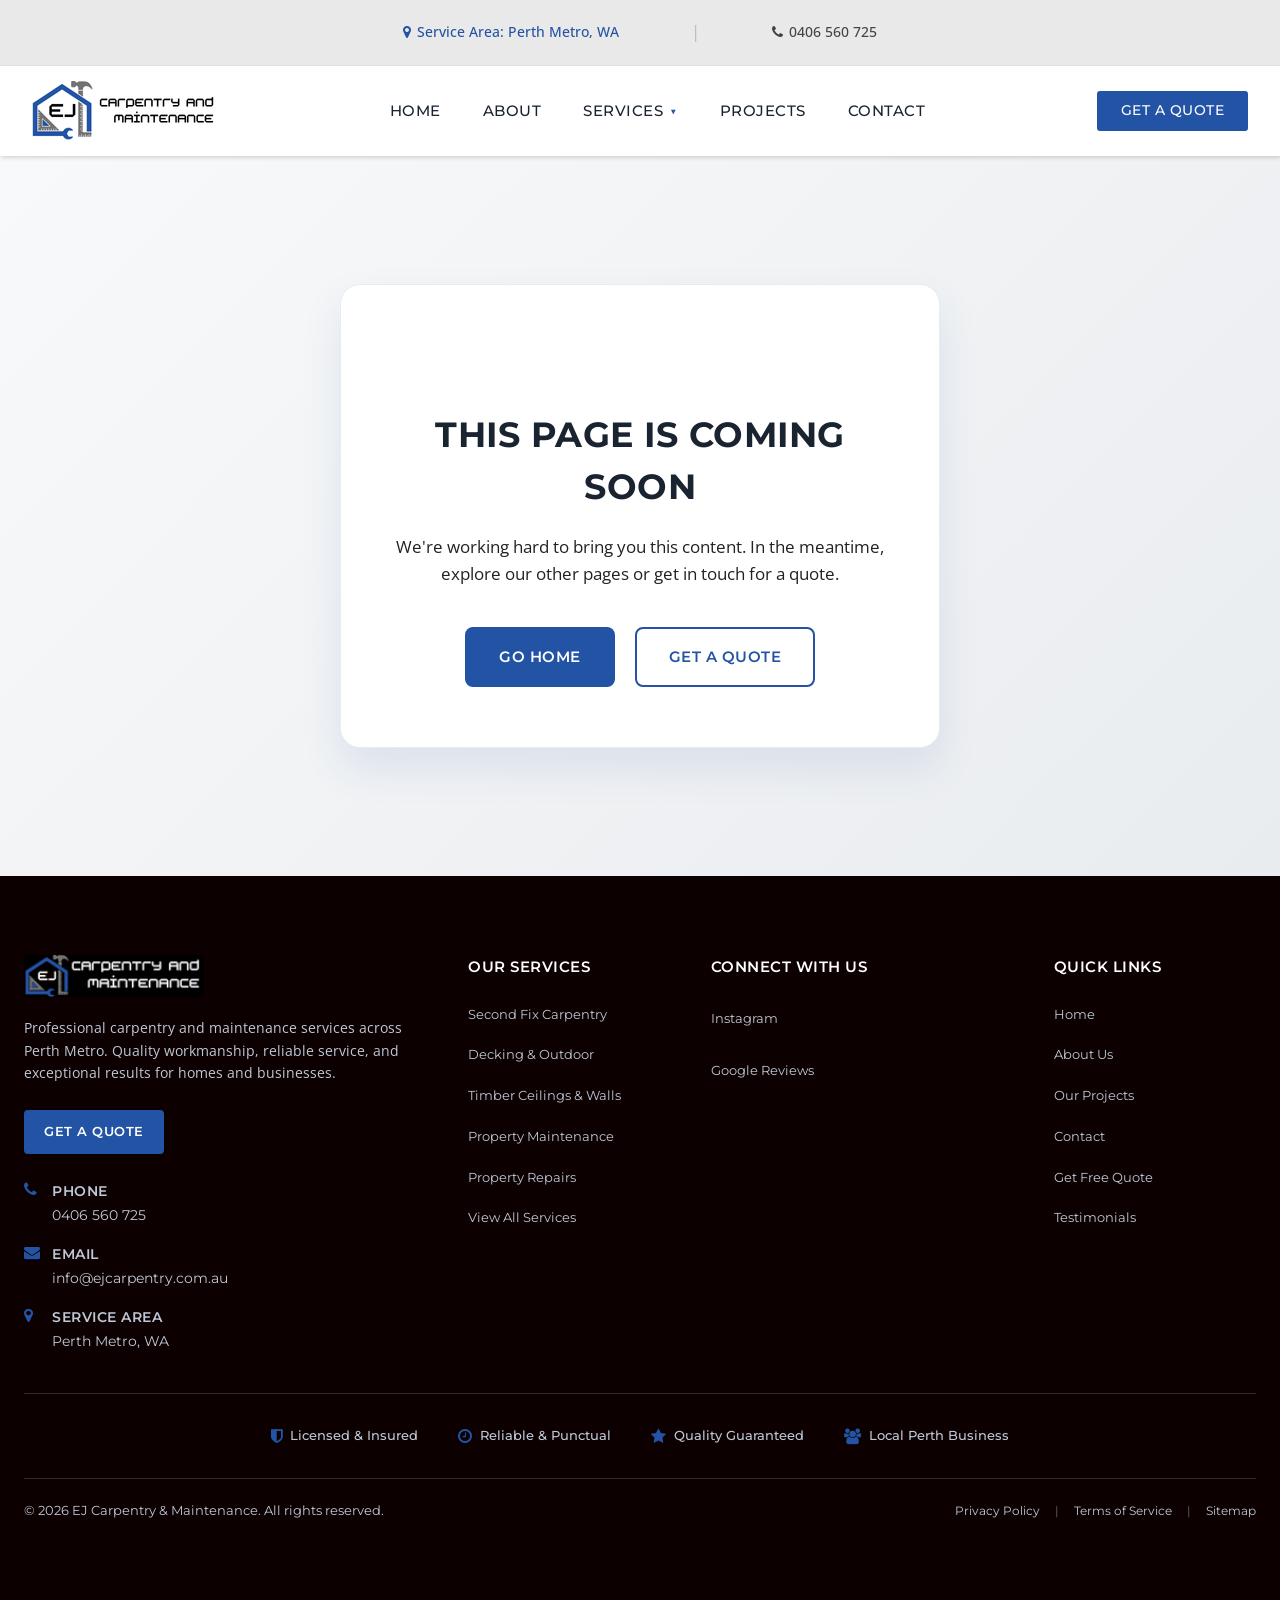
<file: sitemap.html>
<!doctype html>
<html lang="en">
<head>
  <meta charset="utf-8" />
  <title>Redirecting…</title>

  <!-- Instant redirect (HTML) -->
  <meta http-equiv="refresh" content="0; url=/coming-soon" />

  <!-- Help search engines treat the other page as the real one -->
  <link rel="canonical" href="/page-coming-soon.html" />
  <meta name="robots" content="noindex, nofollow" />

  <!-- Instant redirect (JS) -->
  <script>
    // Change this to your actual Coming Soon URL
    var TARGET = "/page-coming-soon.html"; // e.g. "/coming-soon.html" or "https://example.com/coming-soon"
    location.replace(TARGET); // replace() avoids trapping the Back button
  </script>

  <style>
    html, body { height: 100%; margin: 0; font-family: system-ui, -apple-system, Segoe UI, Roboto, Arial, sans-serif; }
    body { display: flex; align-items: center; justify-content: center; }
    .wrap { text-align: center; }
    a { text-decoration: underline; }
  </style>
</head>
<body>
  <div class="wrap">
    <p>Taking you to the right page… <a href="/page-coming-soon.html">Continue</a></p>
  </div>
  <!-- If JS is disabled, the meta refresh handles it; and the link above is a manual fallback. -->
</body>
</html>
</file>
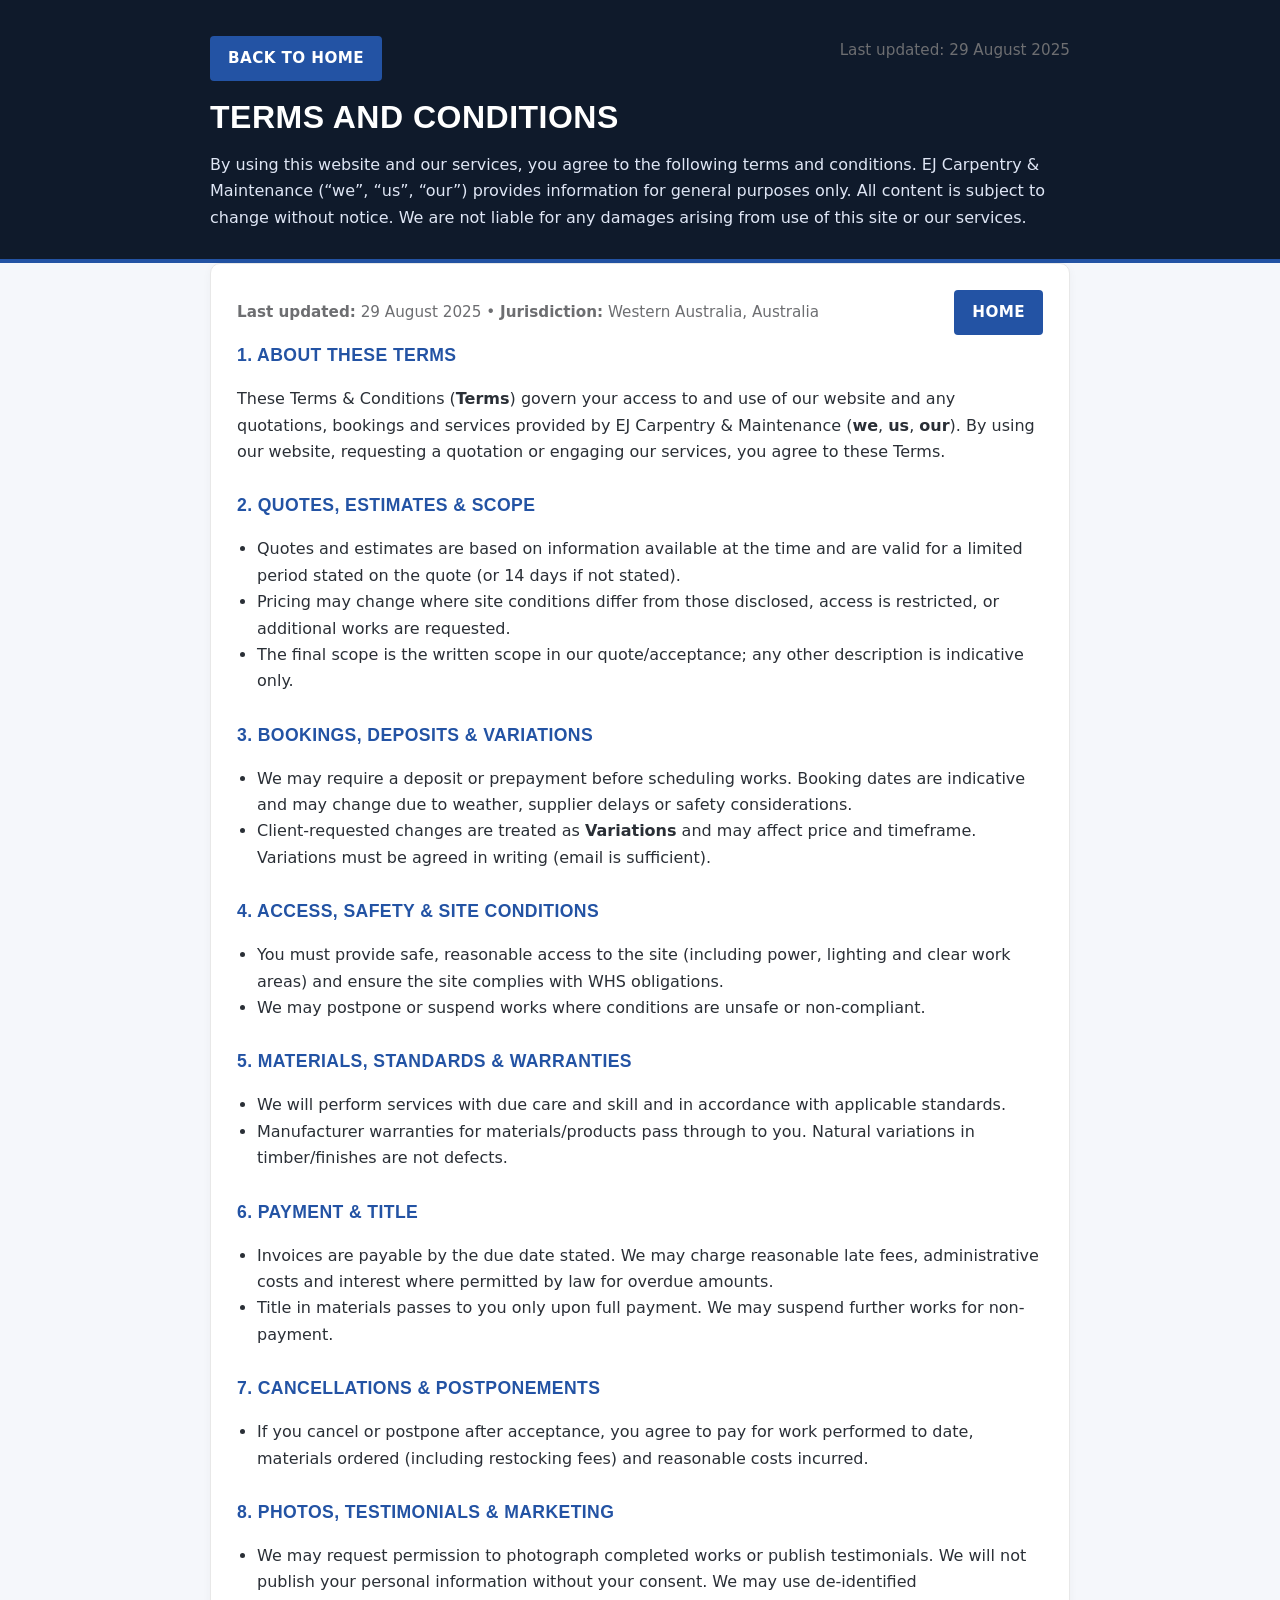
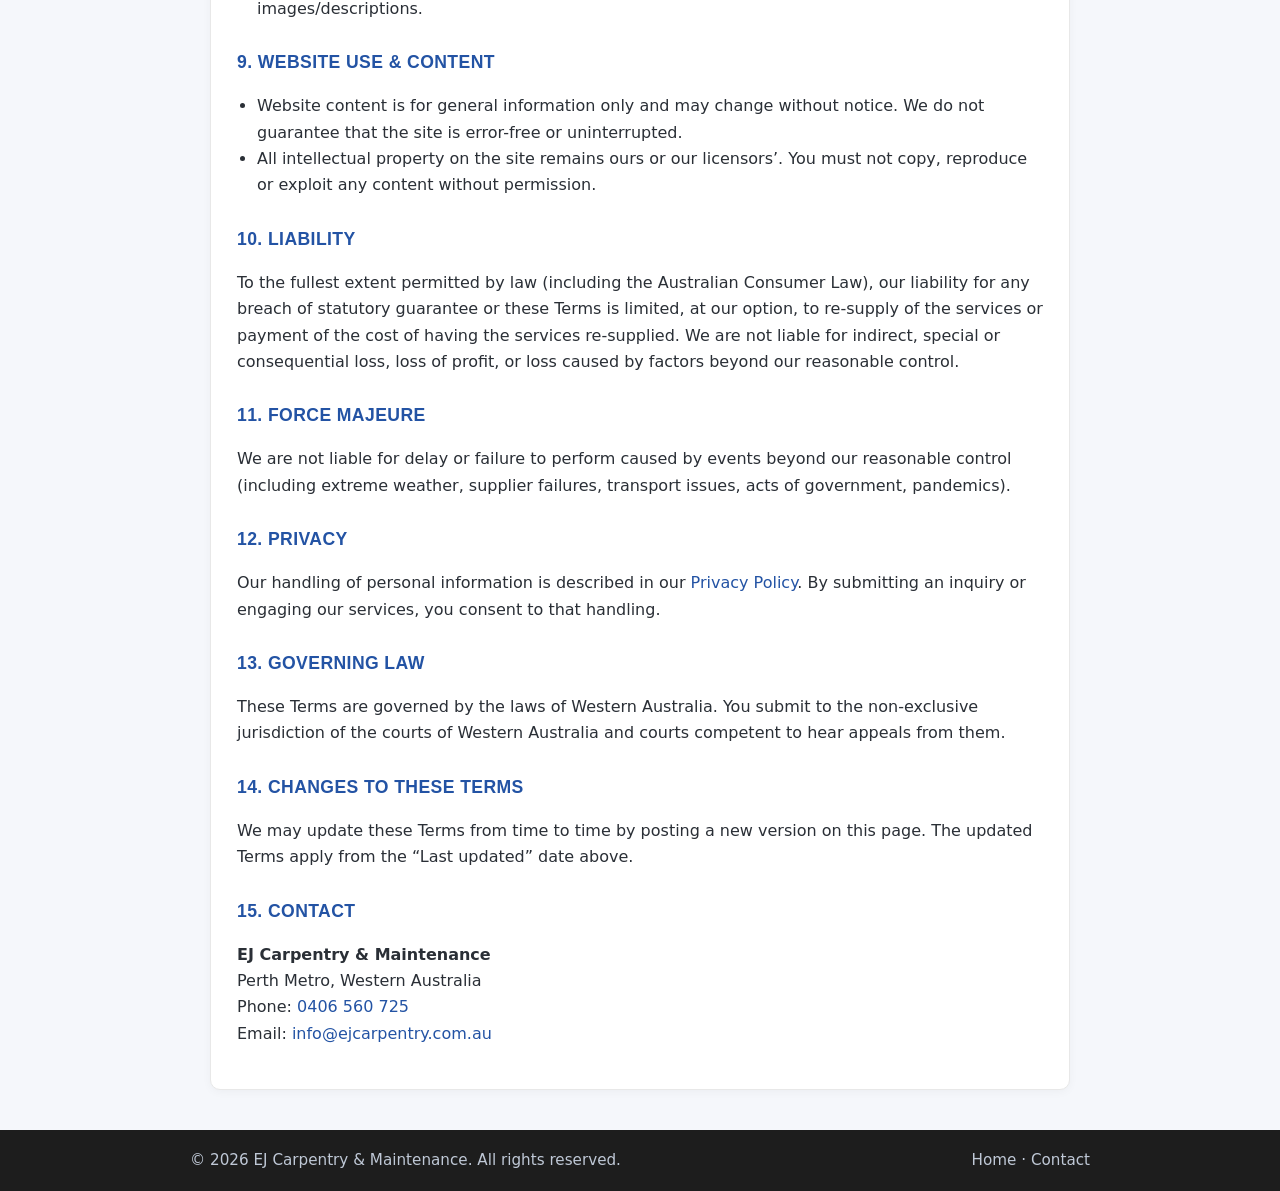
<file: terms-conditions.html>
<!DOCTYPE html>
<html lang="en-AU">
<head>
  <meta charset="utf-8">
  <meta name="viewport" content="width=device-width,initial-scale=1">
  <title>Terms and Conditions | EJ Carpentry & Maintenance</title>
  <meta name="description" content="Terms and Conditions for EJ Carpentry & Maintenance (Perth, WA), covering quotes, deposits, scheduling and payment for carpentry and maintenance work.">
  <meta name="robots" content="index,follow">
  <link rel="canonical" href="https://ej-carpentry.com.au/terms-conditions.html">
  <link rel="shortcut icon" href="assets/img/ezfalcon.png">
  <!-- If you have a global stylesheet, you can also include it -->
  <!-- <link rel="stylesheet" href="style.css"> -->
  <style>
    :root{
      --brand:#2353a4;
      --ink:#1a2330;
      --muted:#6d6e71;
      --bg:#f5f7fb;
      --card:#ffffff;
      --border:#e8e8e8;
    }
    *{box-sizing:border-box}
    body{
      margin:0;
      font-family: "Open Sans", system-ui, -apple-system, Segoe UI, Roboto, Arial, sans-serif;
      color:var(--ink);
      background:var(--bg);
      line-height:1.65;
    }
    header{
      background:#0f1a2b; /* solid colour, no image */
      color:#fff;
      padding:36px 20px 28px;
      border-bottom:4px solid var(--brand);
    }
    .wrap{
      max-width:900px;
      margin:0 auto;
      padding:0 20px;
    }
    .top-actions{
      display:flex;
      justify-content:space-between;
      align-items:center;
      gap:12px;
      margin-bottom:10px;
      flex-wrap:wrap;
    }
    .btn{
      display:inline-block;
      background:var(--brand);
      color:#fff;
      text-decoration:none;
      padding:10px 18px;
      border-radius:4px;
      font-weight:600;
      letter-spacing:.4px;
      text-transform:uppercase;
      font-size:.95rem;
      transition:transform .05s ease, background .2s ease;
    }
    .btn:active{ transform: translateY(1px); }
    .btn:hover{ background:#19305a; }
    h1{
      font-family: "Montserrat", Arial, sans-serif;
      font-weight:800;
      letter-spacing:.5px;
      text-transform:uppercase;
      margin:0;
      font-size: clamp(1.4rem, 2vw + 1rem, 2rem);
    }
    .sub{
      margin:8px 0 0 0;
      color:#dfe6f5;
    }

    main{ padding:28px 0 40px; }
    .card{
      background:var(--card);
      border:1px solid var(--border);
      box-shadow:0 2px 10px rgba(0,0,0,.04);
      border-radius:10px;
      padding:26px;
    }
    h2{
      font-family: "Montserrat", Arial, sans-serif;
      font-weight:700;
      color:var(--brand);
      font-size:1.1rem;
      text-transform:uppercase;
      letter-spacing:.4px;
      margin:26px 0 10px;
    }
    h2:first-of-type{ margin-top:0; }
    p, li{ color:#2a2f36; }
    ul{ padding-left:20px; }
    .meta{
      color:var(--muted);
      font-size:.95rem;
      margin-bottom:16px;
    }
    .notice{
      background:#eef3ff;
      border:1px solid #d7e3ff;
      padding:12px 14px;
      border-radius:6px;
      color:#243a69;
      font-size:.96rem;
      margin-bottom:14px;
    }

    footer{
      background:#1d1d1d;
      color:#bfc8d6;
      padding:18px 20px;
      margin-top:40px;
    }
    .footer-inner{
      max-width:900px;
      margin:0 auto;
      display:flex;
      align-items:center;
      justify-content:space-between;
      gap:14px;
      flex-wrap:wrap;
      font-size:.95rem;
    }
    .footer-inner a{ color:#bfc8d6; text-decoration:none; }
    .footer-inner a:hover{ color:#fff; }

    @media (max-width:700px){
      .card{ padding:22px; }
      .footer-inner{ flex-direction:column; text-align:center; }
    }
    /* Optional: link styles inside content */
    .content a{ color:var(--brand); text-decoration:none; }
    .content a:hover{ text-decoration:underline; }
  </style>
</head>
<body>

  <header>
    <div class="wrap">
      <div class="top-actions">
        <a class="btn" href="index.html" aria-label="Back to Home">Back to Home</a>
        <span class="meta">Last updated: <span id="pp-date">29 August 2025</span></span>
      </div>
      <h1>Terms and Conditions</h1>
      <p class="sub">
By using this website and our services, you agree to the following terms and conditions. 
EJ Carpentry &amp; Maintenance (“we”, “us”, “our”) provides information for general purposes only. 
All content is subject to change without notice. We are not liable for any damages arising from use of this site or our services.
</p>
    </div>
  </header>

<main class="wrap">
  <section class="card content">
    <div class="top-actions" style="display:flex;justify-content:space-between;align-items:center;gap:12px;flex-wrap:wrap;margin-bottom:6px;">
      <p class="meta" style="margin:0;"><strong>Last updated:</strong> <span id="tc-date">29 August 2025</span> • <strong>Jurisdiction:</strong> Western Australia, Australia</p>
      <a href="index.html" class="btn" aria-label="Back to Home" style="display:inline-block;background:#2353a4;color:#fff;text-decoration:none;padding:10px 18px;border-radius:4px;font-weight:600;letter-spacing:.4px;text-transform:uppercase;font-size:.95rem;">Home</a>
    </div>

    <h2>1. About These Terms</h2>
    <p>
      These Terms &amp; Conditions (<strong>Terms</strong>) govern your access to and use of our website and any quotations, bookings and services provided by EJ Carpentry &amp; Maintenance (<strong>we</strong>, <strong>us</strong>, <strong>our</strong>). By using our website, requesting a quotation or engaging our services, you agree to these Terms.
    </p>

    <h2>2. Quotes, Estimates &amp; Scope</h2>
    <ul>
      <li>Quotes and estimates are based on information available at the time and are valid for a limited period stated on the quote (or 14 days if not stated).</li>
      <li>Pricing may change where site conditions differ from those disclosed, access is restricted, or additional works are requested.</li>
      <li>The final scope is the written scope in our quote/acceptance; any other description is indicative only.</li>
    </ul>

    <h2>3. Bookings, Deposits &amp; Variations</h2>
    <ul>
      <li>We may require a deposit or prepayment before scheduling works. Booking dates are indicative and may change due to weather, supplier delays or safety considerations.</li>
      <li>Client-requested changes are treated as <strong>Variations</strong> and may affect price and timeframe. Variations must be agreed in writing (email is sufficient).</li>
    </ul>

    <h2>4. Access, Safety &amp; Site Conditions</h2>
    <ul>
      <li>You must provide safe, reasonable access to the site (including power, lighting and clear work areas) and ensure the site complies with WHS obligations.</li>
      <li>We may postpone or suspend works where conditions are unsafe or non-compliant.</li>
    </ul>

    <h2>5. Materials, Standards &amp; Warranties</h2>
    <ul>
      <li>We will perform services with due care and skill and in accordance with applicable standards.</li>
      <li>Manufacturer warranties for materials/products pass through to you. Natural variations in timber/finishes are not defects.</li>
    </ul>

    <h2>6. Payment &amp; Title</h2>
    <ul>
      <li>Invoices are payable by the due date stated. We may charge reasonable late fees, administrative costs and interest where permitted by law for overdue amounts.</li>
      <li>Title in materials passes to you only upon full payment. We may suspend further works for non-payment.</li>
    </ul>

    <h2>7. Cancellations &amp; Postponements</h2>
    <ul>
      <li>If you cancel or postpone after acceptance, you agree to pay for work performed to date, materials ordered (including restocking fees) and reasonable costs incurred.</li>
    </ul>

    <h2>8. Photos, Testimonials &amp; Marketing</h2>
    <ul>
      <li>We may request permission to photograph completed works or publish testimonials. We will not publish your personal information without your consent. We may use de-identified images/descriptions.</li>
    </ul>

    <h2>9. Website Use &amp; Content</h2>
    <ul>
      <li>Website content is for general information only and may change without notice. We do not guarantee that the site is error-free or uninterrupted.</li>
      <li>All intellectual property on the site remains ours or our licensors’. You must not copy, reproduce or exploit any content without permission.</li>
    </ul>

    <h2>10. Liability</h2>
    <p>
      To the fullest extent permitted by law (including the Australian Consumer Law), our liability for any breach of statutory guarantee or these Terms is limited, at our option, to re-supply of the services or payment of the cost of having the services re-supplied. We are not liable for indirect, special or consequential loss, loss of profit, or loss caused by factors beyond our reasonable control.
    </p>

    <h2>11. Force Majeure</h2>
    <p>
      We are not liable for delay or failure to perform caused by events beyond our reasonable control (including extreme weather, supplier failures, transport issues, acts of government, pandemics).
    </p>

    <h2>12. Privacy</h2>
    <p>
      Our handling of personal information is described in our <a href="privacy.html">Privacy Policy</a>. By submitting an inquiry or engaging our services, you consent to that handling.
    </p>

    <h2>13. Governing Law</h2>
    <p>
      These Terms are governed by the laws of Western Australia. You submit to the non-exclusive jurisdiction of the courts of Western Australia and courts competent to hear appeals from them.
    </p>

    <h2>14. Changes to These Terms</h2>
    <p>
      We may update these Terms from time to time by posting a new version on this page. The updated Terms apply from the “Last updated” date above.
    </p>

    <h2>15. Contact</h2>
    <p>
      <strong>EJ Carpentry &amp; Maintenance</strong><br>
      Perth Metro, Western Australia<br>
      Phone: <a href="tel:0406560725">0406 560 725</a><br>
      Email: <a href="mailto:info@ejcarpentry.com.au">info@ejcarpentry.com.au</a>
    </p>
  </section>
</main>


  <footer>
    <div class="footer-inner">
      <div>© <span id="year"></span> EJ Carpentry &amp; Maintenance. All rights reserved.</div>
      <div>
        <a href="index.html">Home</a> ·
        <a href="page-contact.html">Contact</a>
      </div>
    </div>
  </footer>

  <script>
    // Auto year + optional date helper
    document.getElementById('year').textContent = new Date().getFullYear();
    // If you want to set today's date automatically for "Last updated":
    // document.getElementById('pp-date').textContent = new Date().toLocaleDateString('en-AU', { day:'numeric', month:'long', year:'numeric' });
  </script>
</body>
</html>
</file>
<file: style.css>
/**
  * Name: Autora
  * Version: 1.0.1
  * Author: Themesflat
  * Author URI: http://www.themesflat.com
*/

@import url('https://fonts.googleapis.com/css?family=Montserrat:100,100i,200,200i,300,300i,400,400i,500,500i,600,600i,700,700i,800,800i,900,900i | Open+Sans:300,300i,400,400i,600,600i,700,700i,800,800i | Hind:300,400,500,600,700');

@import "assets/css/bootstrap.css";
@import "assets/css/animate.css";
@import "assets/css/animsition.css";
@import "assets/css/woocommerce.css";
@import "assets/css/owl.carousel.css";
@import "assets/css/font-awesome.css";
@import "assets/css/ionicons.css";
@import "assets/css/font-etline.css";
@import "assets/css/autora-icons.css";
@import "assets/css/shortcodes.css";

/* For Revolution Slider */
@import "includes/rev-slider/css/settings.css";
@import "includes/rev-slider/css/layers.css";
@import "includes/rev-slider/css/navigation.css";

/**
  *	Reset Browsers
  * General
  * Elements
  * Forms
  * Typography
  * Extra classes
  * Layouts
  * Column
  * Effect
  * Rev Slider
  * Top Bar
  * Header
  * Featured Title
  * Blog Post
  * Widgets
  * Pagination
  * Footer
  * Bottom
  * Scroll Top
  * Switcher
  * Boxed
  * Media Queries
*/

/* Reset Browsers
-------------------------------------------------------------- */
html,body,div,span,applet,object,iframe,h1,h2,h3,h4,h5,h6,p,blockquote,pre,a,abbr,acronym,address,big,cite,code,del,dfn,em,img,ins,kbd,q,s,samp,small,strike,strong,sub,sup,tt,var,b,u,i,center,dl,dt,dd,ol,ul,li,fieldset,form,label,legend,table,caption,tbody,tfoot,thead,tr,th,td,article,aside,canvas,details,embed,figure,figcaption,footer,header,hgroup,menu,nav,output,ruby,section,summary,time,mark,audio,video{margin:0;padding:0;border:0;outline:0;font-size:100%;font:inherit;vertical-align:baseline;font-family:inherit;font-size:100%;font-style:inherit;font-weight:inherit;}article,aside,details,figcaption,figure,footer,header,hgroup,menu,nav,section{display:block}html{font-size:62.5%;overflow-y:scroll;-webkit-text-size-adjust:100%;-ms-text-size-adjust:100%;}*,*:before,*:after{-webkit-box-sizing:border-box;-moz-box-sizing:border-box;box-sizing:border-box;}body{background:#fff;line-height:1;}article,aside,details,figcaption,figure,footer,header,main,nav,section{display:block}ol,ul{list-style:none}table{border-collapse:collapse;border-spacing:0;}caption,th,td{font-weight:normal;text-align:left;}blockquote:before,blockquote:after,q:before,q:after{content:'';content:none;}blockquote,q{quotes:none}a:focus{outline:none}a:hover,a:active{outline:0}a img{border:0}img{max-width:100%;height:auto;}select{max-width:100%}

/* General
-------------------------------------------------------------- */
body,
button,
input,
select,
textarea { font-family: 'Open Sans', sans-serif; font-weight: 400; color: #555555; font-size: 14px; line-height: 24px; background-color: #fff; -webkit-font-smoothing: antialiased; -moz-osx-font-smoothing: grayscale; text-rendering: optimizeLegibility; overflow-x: hidden; overflow-y: auto; }
img { height: auto; max-width: 100%; vertical-align: middle; -ms-interpolation-mode: bicubic }
p { margin: 0 0 20px; }
strong,
b,
cite { font-weight: bold; }
dfn,
cite,
em,
i,
blockquote { font-style: italic; }
blockquote { position: relative; background-color: transparent;  margin: 0px; padding: 0 0 0 32px; }
blockquote > p:last-child { margin-bottom: 0; }
blockquote cite { position: absolute; right: 0; bottom: 0; }
blockquote em,
blockquote i { font-style: normal; }
abbr,
acronym { border-bottom: 1px dotted #e0e0e0; cursor: help; }
mark,
ins { text-decoration: none; }
sup,
sub { font-size: 75%; height: 0; line-height: 0; position: relative; vertical-align: baseline; }
sup { top: -6px; }
sub { bottom: -3px; }
small { font-size: 75%; }
big { font-size: 125%; }
address { font-style: italic; margin: 0 0 20px; }
code,
kbd,
tt,
var,
samp,
pre { margin: 20px 0; padding: 4px 12px; background: #f5f5f5; border: 1px solid #e0e0e0; overflow-x: auto;  -webkit-hyphens: none; -moz-hyphens: none; hyphens: none; border-radius: 0; height: auto; }

/* Elements
-------------------------------------------------------------- */
html { -webkit-box-sizing: border-box; -moz-box-sizing: border-box; box-sizing: border-box; }
*,
*:before,
*:after { -webkit-box-sizing: inherit; -moz-box-sizing: inherit; box-sizing: inherit; }
hr { background-color: #e0e0e0; border: 0; height: 1px; margin-bottom: 20px; }

/* List */
ul,
ol { padding: 0; margin: 0 0 20px 20px; }
ul { list-style: disc; }
ol { list-style: decimal; }
li > ul,
li > ol { margin-bottom: 0; }
li { list-style: none;}
ul li,
ol li { padding: 0.1em 0; }
dl,
dd { margin: 0 0 20px; }
dt { font-weight: bold; }
del, .disable { text-decoration: line-through; filter: alpha(opacity=50); opacity: 0.5;}

/* Table */
table,
th,
td { border: 1px solid #e0e0e0; }
table { border-collapse: separate; border-spacing: 0; border-width: 1px 0 0 1px; margin: 0 0 30px; table-layout: fixed; width: 100%; }
caption, th, td { font-weight: normal; text-align: left; }
th { border-width: 0 1px 1px 0; font-weight: bold; }
td { border-width: 0 1px 1px 0; }
th,
td { padding: 8px 12px; }
a:hover { text-decoration: none; }

/* Media */
embed,
iframe,
object,
video { margin-bottom: 20px; max-width: 100%; vertical-align: middle; }
p > embed,
p > iframe,
p > object,
p > video { margin-bottom: 0; }

/* Accessibility - Text meant only for screen readers */
.screen-reader-text { clip: rect(1px, 1px, 1px, 1px); position: absolute !important; height: 1px; width: 1px; overflow: hidden; }
.screen-reader-text:focus { background-color: #f1f1f1; border-radius: 3px; box-shadow: 0 0 2px 2px rgba(0, 0, 0, 0.6); clip: auto !important; color: #21759b; display: block; height: auto; left: 5px; line-height: normal; padding: 15px 23px 14px; text-decoration: none; top: 5px; width: auto; z-index: 100000; }

/* Forms
-------------------------------------------------------------- */
/* Fixes */
button,
input { line-height: normal; }
button, input, select, textarea { font-size: 100%; line-height: inherit; margin: 0; vertical-align: baseline; }
input,
textarea { font-size: 1em; max-width: 100%; background-image: -webkit-linear-gradient(rgba(255, 255, 255, 0), rgba(255, 255, 255, 0)); /* Removing the inner shadow on iOS inputs */ }
textarea { overflow: auto; /* Removes default vertical scrollbar in IE6/7/8/9 */ vertical-align: top; /* Improves readability and alignment in all browsers */ }
input[type="checkbox"] { display: inline; }
button,
input[type="button"],
input[type="reset"],
input[type="submit"] { line-height: 1; cursor: pointer; -webkit-appearance: button; border: 0; }
input[type="checkbox"],
input[type="radio"] { padding: 0; /* Addresses excess padding in IE8/9 */ }
input[type="search"] { -webkit-appearance: textfield; /* Addresses appearance set to searchfield in S5, Chrome */ }
input[type="search"]::-webkit-search-decoration { /* Corrects inner padding displayed oddly in S5, Chrome on OSX */ -webkit-appearance: none; }
button::-moz-focus-inner,
input::-moz-focus-inner { border: 0; padding: 0; }

/* Remove chrome yellow autofill */
input:-webkit-autofill { -webkit-box-shadow: 0 0 0px 1000px #f7f7f7 inset }

/* Reset search styling */
input[type="search"] { outline: 0 }
input[type="search"]::-webkit-search-decoration,
input[type="search"]::-webkit-search-cancel-button,
input[type="search"]::-webkit-search-results-button,
input[type="search"]::-webkit-search-results-decoration { display: none }

/* Input normal */
select,
textarea,
input[type="text"],
input[type="password"],
input[type="datetime"],
input[type="datetime-local"],
input[type="date"],
input[type="month"],
input[type="time"],
input[type="week"],
input[type="number"],
input[type="email"],
input[type="url"],
input[type="search"],
input[type="tel"],
input[type="color"] { color: #777; border: 1px solid #e7e7e7; padding: 13px 20px; letter-spacing: 0px; background-color: transparent; line-height: inherit; width: 100%; margin-bottom: 14px; height: auto; text-shadow: none; -webkit-box-shadow: none; -moz-box-shadow: none; box-shadow: none; -webkit-box-sizing: border-box; -moz-box-sizing: border-box; box-sizing: border-box; -webkit-transition: border ease .238s; -moz-transition: border ease .238s; transition: border ease .238s; }

/* Contact Form 7 */
.wpcf7-form select,
.wpcf7-form textarea,
.wpcf7-form input { margin-bottom: 0; }

/* Input focus */
textarea:focus,
input[type="text"]:focus,
input[type="password"]:focus,
input[type="datetime"]:focus,
input[type="datetime-local"]:focus,
input[type="date"]:focus,
input[type="month"]:focus,
input[type="time"]:focus,
input[type="week"]:focus,
input[type="number"]:focus,
input[type="email"]:focus,
input[type="url"]:focus,
input[type="search"]:focus,
input[type="tel"]:focus,
input[type="color"]:focus { border-color: #2353a4; outline: 0; -webkit-box-shadow: none; -moz-box-shadow: none; box-shadow: none; }

/* Button */
button,
input[type="button"],
input[type="reset"],
input[type="submit"] {  letter-spacing: 0.5px;  font-weight: 600;  text-transform: uppercase; background-color: #2353a4; color: #fff; padding: 16px 30px; display: inline-block; font-family: 'Montserrat', sans-serif; -webkit-appearance: none; -webkit-transition: all ease 0.3s; -moz-transition: all ease 0.3s; transition: all ease 0.3s; }

/* Button hover + focus */
button:hover,
input[type="button"]:hover,
input[type="reset"]:hover,
input[type="submit"]:hover,
button:focus,
input[type="button"]:focus,
input[type="reset"]:focus,
input[type="submit"]:focus { outline: 0; background-color: #222; }

/* Placeholder color */
::-webkit-input-placeholder { color: #999; }
:-moz-placeholder { color: #999; }
::-moz-placeholder { color: #999; opacity: 1; }/* Since FF19 lowers the opacity of the placeholder by default */ }
:-ms-input-placeholder { color: #999; }

/* Links */
a { color: #222; outline: 0; text-decoration: none; -webkit-transition: all 0.3s ease; -moz-transition: all 0.3s ease;  -ms-transition: all 0.3s ease;   -o-transition: all 0.3s ease;      transition: all 0.3s ease;}
a:hover,
a:focus,
a:active { outline: 0; color: #2353a4; text-decoration: none }

/* Typography
-------------------------------------------------------------- */
h1,
h2,
h3,
h4,
h5,
h6 { font-family: 'Montserrat', sans-serif; color: #222; font-weight: 600; line-height: 1.5; margin: 0 0 15px; text-rendering: optimizeLegibility; }

h1 { font-size: 2.428em; } /* 34px */
h2 { font-size: 2em; } /* 30px */
h3 { font-size: 1.714em; } /* 24px */
h4 { font-size: 1.428em; } /* 20px */
h5 { font-size: 1.2em; } /* 18px */
h6 { font-size: 1.142em; } /* 16px */

h1 a,
h2 a,
h3 a,
h4 a,
h5 a,
h6 a { color: inherit }

/* Extra classes
-------------------------------------------------------------- */
.no-margin { margin: 0px !important; }
.no-border { border: 0px !important; }
.no-letter-spacing { letter-spacing: 0px !important;; }
.max-width-770 { max-width: 770px !important; }
.max-width-680 { max-width: 680px !important; }

.font-heading { font-family: 'Montserrat', sans-serif; }

.font-size-35 { font-size: 35px !important; }
.font-size-30 { font-size: 30px !important; }
.font-size-28 { font-size: 28px !important; }
.font-size-16 { font-size: 16px !important; }
.font-size-14 { font-size: 14px !important; }

.font-weight-700 { font-weight: 700 !important; }
.font-weight-600 { font-weight: 600 !important; }
.font-weight-400 { font-weight: 400 !important; }

.line-height-62 { line-height: 62px !important; }
.line-height-50 { line-height: 50px !important; }
.line-height-39 { line-height: 39px !important; }
.line-height-28 { line-height: 28px !important; }
.line-height-27 { line-height: 27px !important; }
.line-height-26 { line-height: 26px !important; }
.line-height-24 { line-height: 24px !important; }
.line-height-normal { line-height: normal !important; }

.letter-spacing-1-4 { letter-spacing: 1.4px !important; }
.letter-spacing-1-1 { letter-spacing: 1.1px !important; }
.letter-spacing-03 { letter-spacing: 0.3px !important; }
.letter-spacing-01 { letter-spacing: 0.1px !important; }
.letter-spacing-005 { letter-spacing: -0.05px !important; }

.text-accent { color: #2353a4 !important; }
.text-white { color: #fff !important; }
.text-808 { color: #808080 !important; }
.text-777 { color: #777 !important; }
.text-666 { color: #666 !important; }

.bg-light-grey { background-color: #f3f4f6 !important; }
.bg-white-column { background-color: #fff !important;}
.bg-light-snow { background-color: #fafafb; }
.bg-f7f { background-color: #f7f7f7 !important;}
.bg-ffc { background-color: #2353a4 !important;}
.bg-row-1 { background: url('assets/img/page/bg-quote.jpg') center center no-repeat; background-size: cover; }
.bg-row-2 { background: url('assets/img/page/bg-iconbox.jpg') center center no-repeat; background-size: cover; }

.padding-top-45 { padding-top: 45px !important; }
.padding-top-17 { padding-top: 17px !important; }
.padding-top-16 { padding-top: 16px !important; }

.padding-left-13 { padding-left: 13px !important; }
.padding-left-7 { padding-left: 7px !important; }

.margin-top-55 { margin-top: 55px !important; }
.margin-top-51 { margin-top: 51px !important; }
.margin-top-40 { margin-top: 40px !important; }
.margin-top-33 { margin-top: 33px !important; }
.margin-top-30 { margin-top: 30px !important; }
.margin-top-28 { margin-top: 28px !important; }
.margin-top-27 { margin-top: 27px !important; }
.margin-top-22 { margin-top: 22px !important; }
.margin-top-20 { margin-top: 20px !important; }
.margin-top-18 { margin-top: 18px !important; }
.margin-top-14 { margin-top: 14px !important; }
.margin-top-13 { margin-top: 13px !important; }
.margin-top-11 { margin-top: 11px !important; }
.margin-top-7 { margin-top: 7px !important; }
.margin-top-3 { margin-top: 3px !important; }

.margin-bottom-43 { margin-bottom: 43px !important; }
.margin-bottom-31 { margin-bottom: 31px !important; }
.margin-bottom-30 { margin-bottom: 30px !important; }
.margin-bottom-23 { margin-bottom: 23px !important; }
.margin-bottom-15 { margin-bottom: 15px !important; }
.margin-bottom-14 { margin-bottom: 14px !important; }

.margin-right-18 { margin-right: 18px !important; }
.margin-right-10 { margin-right: 10px !important; }
.margin-right-12 { margin-right: 12px !important; }
.margin-right-8 { margin-right: 8px !important; }
.margin-right-6 { margin-right: 6px !important; }

.position-relative { position: relative; }

.right-38 { right: 38px !important; }
.maxwidth-99 { max-width: 99% !important; }

/* Layouts
-------------------------------------------------------------- */
#main-content { padding: 81px 0px; }
body.page #main-content { padding-top: 0; padding-bottom: 0; }

/* Inner Content */
#inner-content,
#inner-sidebar { position: relative; z-index: 1; }

/* Sidebar Right */
.sidebar-right #site-content { float: left; width: 71.9%; }
.sidebar-right.width-73 #site-content {width: 73.1%; }
.sidebar-right.width-71 #site-content {width: 71.8%; }
.sidebar-right #sidebar { float: right; width: 23.1%; }

/* Sidebar left */
.sidebar-left #site-content { float: right; width: 71.7%; }
.sidebar-left #sidebar { float: left; width: 23.1%; }


/* No Sidebar */
.no-sidebar #site-content { width: 100% !important; max-width: none !important; float: none !important; }

/* Column
-------------------------------------------------------------- */
.row.gutter-16 { margin-left: -8px; margin-right: -8px; }
.row.gutter-16 > [class*="col-"] { padding-left: 8px; padding-right: 8px; }

.themesflat-row.separator.light > [class*="col"]  { border-left: 1px solid rgba(255,255,255, 0.2); }
.themesflat-row.separator.light > [class*="col"]:first-child { border-left: 0px; }

.themesflat-row.gutter-15 { margin-left: -7.5px; margin-right: -7.5px; }
.themesflat-row.gutter-15 > [class*="col"] { padding-left: 7.5px; padding-right: 7.5px; }
.themesflat-row.gutter-30 { margin-left: -15px; margin-right: -15px; }
.themesflat-row.gutter-30 > [class*="col"] { padding-left: 15px; padding-right: 15px; }

.themesflat-row .span_1_of_4 { width: 33.333333%; float: left; }
.themesflat-row .span_1_of_3 { width: 25%; float: left; }
.themesflat-row .span_1_of_6 { width: 50%; float: left; }
.themesflat-row .span_1_of_12 { width: 100%; }

.themesflat-row.separator.drank > [class*="span_"]  { border-left: 1px solid #f2f2f2; }
.themesflat-row.separator.drank > [class*="span_"]:first-child { border-left: 0px; }

/* Effect
-------------------------------------------------------------- */
.data-effect .data-effect-item { position: relative; overflow: hidden; }
.overlay-effect { position: absolute; top: 0; left: 0; width: 100%; height: 100%; opacity: 0; visibility: hidden; -webkit-transform: translate3d(0,50%,0) matrix(1, 0, -0.1, 1, 0, 0); -moz-transform: translate3d(0,50%,0) matrix(1, 0, -0.1, 1, 0, 0); -ms-transform: translate3d(0,50%,0) matrix(1, 0, -0.1, 1, 0, 0); -o-transform: translate3d(0,50%,0) matrix(1, 0, -0.1, 1, 0, 0); transform: translate3d(0,50%,0) matrix(1, 0, -0.1, 1, 0, 0); -webkit-transition: all 0.3s ease; -moz-transition: all 0.3s ease; -ms-transition: all 0.3s ease; -o-transition: all 0.3s ease; transition: all 0.3s ease; }
.overlay-effect.bg-color-1 { background-color: rgba(0,0,0,0.2); }
.overlay-effect.bg-color-2 { background-color: rgba(0,0,0,0.3); }
.overlay-effect.bg-color-3 { background-color: rgba(0,0,0,0.7); }
.overlay-effect.bg-color-4 { background-color: rgba(0,0,0,0.6); }
.overlay-effect.bg-color-accent { background-color: rgba(0,0,0,0.4) }

.data-effect-item:hover .overlay-effect {-webkit-transform: translate3d(0,0,0) ; -moz-transform: translate3d(0,0,0) ; -ms-transform: translate3d(0,0,0) ; -o-transform: translate3d(0,0,0); transform: translate3d(0,0,0) ; opacity: 1; visibility: visible; }

.has-effect-icon { position: relative; }
.has-effect-icon .elm-link { position: absolute; top: 50%; left: 50%; transform: translate(-50%,-50%); opacity: 0; visibility: hidden; -webkit-transition: all 0.3s ease; -moz-transition: all 0.3s ease; -ms-transition: all 0.3s ease; -o-transition: all 0.3s ease; transition: all 0.3s ease; transform: scale(0.5);}
.has-effect-icon .elm-link span,
.has-effect-icon .elm-link a { display: block; text-align: center; }
.has-effect-icon .elm-link span:before,
.has-effect-icon .elm-link a:before { content: ""; font-family: "Ionicons"; -webkit-transition: all 0.3s ease; -moz-transition: all 0.3s ease; -ms-transition: all 0.3s ease; -o-transition: all 0.3s ease; transition: all 0.3s ease; }

.has-effect-icon.offset-v-43 .elm-link {  margin-top: -43px; }
.has-effect-icon.offset-v-19 .elm-link {  margin-top: -19px; }
.has-effect-icon.offset-v-25 .elm-link {  margin-top: -25px; }

.has-effect-icon.offset-h-49 .elm-link {  margin-left: -49px; }
.has-effect-icon.offset-h-46 .elm-link {  margin-left: -46px; }
.has-effect-icon.offset-h-24 .elm-link {  margin-left: -24px; }

/* Icon 1 */
.has-effect-icon .elm-link a.icon-1 { width: 50px; height: 50px; background-color: transparent;  border: 1px solid #fff; line-height: 50px; color: #fff; font-size: 28px;  }
.has-effect-icon .elm-link a.icon-1:before { content: "\f1fe"; }
.has-effect-icon .elm-link a.icon-1.icon-search:before { content: "\f4a4"; }

/* Icon 2 */
.has-effect-icon .elm-link a.icon-2 { font-size: 20px; color: #fff; margin-top: -10px; margin-left: -10px; }
.has-effect-icon .elm-link a.icon-2:before { content: "\f1fe"; }

/* Icon 3 */
.has-effect-icon .elm-link span.icon-3 { font-size: 20px; color: #fff; margin-top: -10px; margin-left: -10px;  }
.has-effect-icon .elm-link span.icon-3:before { content: "\f4a4" ; }

.has-effect-icon:hover .elm-link { opacity: 1; visibility: visible;  transform: scale(1); }
.has-effect-icon .elm-link a.icon-1:hover { border-color: #2353a4; background-color: #2353a4; }

.has-effect-icon .elm-link a.icon-2:hover,
.has-effect-icon .elm-link span.icon-3:hover { color: #2353a4; }

/* Icon 4 */
.has-effect-icon.w40 .elm-link > a { width: 40px; height: 40px; line-height: 40px; font-size: 20px; vertical-align: top; }

/* Rev Slider
-------------------------------------------------------------- */
.custom .tp-bullet { background-color: #f2f2f2; border-radius: 50%; } 
.custom .tp-bullet:hover, .custom .tp-bullet.selected { background-color: #2353a4; }   

.custom.tparrows { background-color: #e7e7e7; border-radius: 50%; }
.tp-leftarrow.tparrows { margin-left: 15px; }
.tp-rightarrow.tparrows { margin-right: 15px; }
.custom.tparrows:before { color: #bdbdbd; }
.custom.tparrows:hover { background-color: #2353a4; }
.custom.tparrows:hover:before { color: #fff; }

/* Top Bar
-------------------------------------------------------------- */
#top-bar { position: relative; z-index: 1; }
#top-bar, #top-bar a { color: #999; }
#top-bar .top-bar-inner-wrap { display: table; width: 100%; padding: 12px 0px 13px 0px; }
#top-bar .top-bar-content { display: table-cell; width: 60%; text-align: left; vertical-align: middle; }
#top-bar .top-bar-socials { display: table-cell; width: 40%; text-align: right; vertical-align: middle; }

/* Top Bar Content */
#top-bar .top-bar-content .content { position: relative; display: inline-block; padding: 0px 17px 0px 21px ; margin: 0px 6px; }
#top-bar .top-bar-content .content:first-child { margin-left: 0px; }
#top-bar .top-bar-content .content:last-child { margin-right: 0px; }
#top-bar .top-bar-content .content:before { content: ""; position: absolute; font-family: "FontAwesome"; top: 0; left: 0; }
#top-bar .top-bar-content .content.address:before { content: "\f015"; }
#top-bar .top-bar-content .content.phone:before { content: "\f098"; }
#top-bar .top-bar-content .content.time:before { content: "\f017"; }
#top-bar .top-bar-content .content:after { content: ""; position: absolute; top: 50%; right: 0; width: 2px; height: 10px; background-color: #444; transform: translateY(-50%);  }
#top-bar .top-bar-content .content:last-child:after { width: 0px; height: 0px; background-color: transparent; }

/* Top Bar Socials*/
#top-bar .top-bar-socials .text { padding-right: 18px; }
#top-bar .top-bar-socials .icons a { display: inline-block; text-align: center; position: relative; padding: 0px 15.8px; }
#top-bar .top-bar-socials .icons a:before { content: ""; position: absolute; top: 50%; left: 0; width: 2px; height: 10px; background-color: #444; transform: translateY(-50%);  }
#top-bar .top-bar-socials .icons a:last-child { padding-right: 0px !important; }

#top-bar .top-bar-socials .icons a:hover { color: #2353a4; }

/* Style 1 */
.topbar-style-1 #top-bar { background-color: #262626;  }

/* Style 2 */
.topbar-style-2 #top-bar { background-color: #e9e9e9;  }
.topbar-style-2 #top-bar .top-bar-socials .icons a:before,
.topbar-style-2 #top-bar .top-bar-content .content:after { background-color: #d5d4d4;  }
.topbar-style-2 #top-bar .top-bar-socials .icons a { padding: 0px 10.5px; }
.topbar-style-2 #top-bar .top-bar-socials .text { padding-right: 11px; }

/* Style 3 */
.topbar-style-3 #top-bar { background-color: rgba(0,0,0,0.2);  }
.topbar-style-3 #top-bar,
.topbar-style-3 #top-bar a { color: rgba(255,255,255,0.7); }
.topbar-style-3 #top-bar .top-bar-inner-wrap { border-bottom: 1px solid rgba(255,255,255,0.15); }
.topbar-style-3 #top-bar .top-bar-content .content { padding: 0px 12px 0px 22px; margin: 0 4px; }
.topbar-style-3 #top-bar .top-bar-content .content:first-child { margin-left: 0px; }
.topbar-style-3 #top-bar .top-bar-socials .icons a:before,
.topbar-style-3 #top-bar .top-bar-content .content:after { background-color: rgba(126,121,122,0.7); }
.topbar-style-3 #top-bar .top-bar-socials .icons a { padding: 0px 10.5px; }
.topbar-style-3 #top-bar .top-bar-socials .text { padding-right: 10px; font-size: 13px; }

/* Header
-------------------------------------------------------------- */
#site-header { position: relative; background-color: #fff; box-shadow: 1px 1px 5px 0px rgba(0, 0, 0, 0.2);  }
#site-header-inner { position: relative; }
#site-header .wrap-inner { padding-top: 28.5px; padding-bottom: 28.5px;  -webkit-transition: all 0.3s ease; -moz-transition: all 0.3s ease; -ms-transition: all 0.3s ease; -o-transition: all 0.3s ease; transition: all 0.3s ease; }

.menu-has-search #site-header #main-nav { right: 28px; }
.menu-has-search #site-header #header-search  { display: block; }

#site-header #header-search { position: absolute; right: 15px; top: 50%; z-index: 10; display: none; -webkit-transform: translateY(-50%);-ms-transform: translateY(-50%);-o-transform: translateY(-50%);transform: translateY(-50%);  }

/* Site Logo */
#site-logo { float: left; max-width: 100%; }

/* Main Nav */
#main-nav ul { margin: 0px; }
#main-nav ul li { position: relative;  list-style: none;}
#main-nav > ul > li { float: left; padding: 0px 17.5px; }
#main-nav > ul > li > a { display: block; font-size: 14px; font-weight: 600; color: #222; position: relative; line-height: 100px;  font-family: 'Montserrat', sans-serif; }

/* Sub Menu */
#main-nav .sub-menu { position: absolute; top: 100%; left: 0; width: 250px; padding: 15px 0px; background-color: #262626; z-index: 9999; opacity: 0; visibility: hidden; -webkit-transition: all 0.3s ease; -moz-transition: all 0.3s ease; -ms-transition: all 0.3s ease; -o-transition: all 0.3s ease; transition: all 0.3s ease; -webkit-transform: translateY(15px);-moz-transform: translateY(15px); -ms-transform: translateY(15px);
   -o-transform: translateY(15px); transform: translateY(15px);  }
#main-nav .right-sub-menu { left: auto; right: 0; }
#main-nav .sub-menu li a { font-family: 'Montserrat', sans-serif; display: block; font-size: 14px; color: #999;  padding: 5px 20px; font-weight: 600;  }

#main-nav li:hover .sub-menu { opacity: 1; visibility: visible; -webkit-transform: translateY(0);-moz-transform: translateY(0); -ms-transform: translateY(0);
   -o-transform: translateY(0); transform: translateY(0); }
#main-nav .sub-menu li a:hover, #main-nav .sub-menu li.current-item a { color: #2353a4; }
      
/* Mobile Menu */
#main-nav-mobi { display: block; margin: 0 auto; width: 100%; position: absolute; top: 100%; left: 0; z-index: 9999; background-color: #f6f6f6;  }
#main-nav-mobi ul { display: block; list-style: none; margin: 0; padding: 0; }
#main-nav-mobi ul li { margin: 0; text-align: center; cursor: pointer; padding: 0; border-top: 1px solid #ebebeb; position: relative; }
#main-nav-mobi ul > li > a { color: #999; display: inline-block; font-size: 14px; text-transform: uppercase; line-height: 48px; font-weight: 600; }
#main-nav-mobi ul li:first-child { border-top: 0px; }
#main-nav-mobi ul > li.current-menu-item > a,
#main-nav-mobi ul > li > a:hover { color: #2353a4; }

#main-nav-mobi .menu-item-has-children .arrow { cursor: pointer; display: inline-block; font-size: 20px; font-family: "FontAwesome"; line-height: 48px; position: absolute; right: 15px; text-align: center; top: 0; width: 48px; }
#main-nav-mobi .menu-item-has-children .arrow:before { content: "\f103"; color: #b1b1b1; }
#main-nav-mobi .menu-item-has-children .arrow.active:before { content: "\f102"; }
#main-nav-mobi ul ul li { background-color: #f2f2f2; border-color: #ebebeb; }

/* Search icon */
#site-header .header-search-icon { display: block; font-size: 14px; line-height: 100px; }

/* Search Form */
#site-header .header-search-form { position: absolute; right: 0px; top: 100%;  width: 270px; opacity: 0; visibility: hidden; }
#site-header .header-search-field { width: 300px;  margin: 0; padding-top: 13px; padding: 10px 50px 10px 20px; background-color: #fff; box-shadow: 1px 1px 5px 0px rgba(0, 0, 0, 0.2);  -webkit-box-shadow:0px 0px 7px 0px rgba(0, 0, 0, 0.15);  }
#site-header .header-search-submit { position: absolute; right: 0; top: 0; padding: 16px; }
#site-header .header-search-form.show { filter: alpha(opacity=100); opacity: 1; visibility: visible; }

/* Mobile Menu Button */
.mobile-button { display: none; position: absolute; width: 26px; height: 26px; float: right; top: 50%; right: 15px; background-color: transparent; cursor: pointer; -webkit-transition: all 0.3s ease; -moz-transition: all 0.3s ease; -ms-transition: all 0.3s ease; -o-transition: all 0.3s ease; transition: all 0.3s ease;  -webkit-transform: translateY(-50%);-ms-transform: translateY(-50%);-o-transform: translateY(-50%);transform: translateY(-50%); }
.mobile-button:before,
.mobile-button:after, 
.mobile-button span { background-color: #2353a4; -webkit-transition: all ease 0.3s; -moz-transition: all ease 0.3s; transition: all ease 0.3s; }
.mobile-button:before,
.mobile-button:after { content: ''; position: absolute; top: 0; height: 3px; width: 100%; left: 0; top: 50%; -webkit-transform-origin: 50% 50%; -ms-transform-origin: 50% 50%; transform-origin: 50% 50%; }
.mobile-button span { position: absolute; width: 100%; height: 3px; left: 0; top: 50%; overflow: hidden; text-indent: 200%; }
.mobile-button:before { -webkit-transform: translate3d(0,-7px,0); -moz-transform: translate3d(0,-7px,0); transform: translate3d(0,-7px,0); }
.mobile-button:after { -webkit-transform: translate3d(0,7px,0); -moz-transform: translate3d(0,7px,0); transform: translate3d(0,7px,0); }
.mobile-button.active span { opacity: 0; }
.mobile-button.active:before { -webkit-transform: rotate3d(0, 0, 1, 45deg); -moz-transform: rotate3d(0, 0, 1, 45deg); transform: rotate3d(0, 0, 1, 45deg); }
.mobile-button.active:after { -webkit-transform: rotate3d(0, 0, 1, -45deg); -moz-transform: rotate3d(0, 0, 1, -45deg); transform: rotate3d(0, 0, 1, -45deg); }

/* Header Fixed */
#site-header.is-fixed { position: fixed; top: 0; left: 0; width: 100%; z-index: 9999; }
#site-header.is-fixed.is-small .wrap-inner { padding-top: 20px; padding-bottom: 20px; }
#site-header.is-fixed.is-small .header-search-icon,
#site-header.is-fixed.is-small .nav-top-cart-wrapper .nav-cart-trigger,
#site-header.is-fixed.is-small #main-nav > ul > li > a { line-height: 76px; }

/* Style 1 */
.header-style-1 #site-header #main-nav { position: absolute; right: 0px; top: 50%; z-index: 99; -webkit-transform: translateY(-50%);-ms-transform: translateY(-50%);-o-transform: translateY(-50%);transform: translateY(-50%); }
.header-style-1.menu-has-search #site-header #main-nav { right: 44px; }
.header-style-1 #site-header #main-nav > ul > li.current-menu-item > a,
.header-style-1 #site-header #main-nav > ul > li:hover > a { color: #2353a4; }
 
/* Style 2 */
.header-style-2 #site-header #main-nav { position: absolute; right: 0px; top: 50%; z-index: 99; -webkit-transform: translateY(-50%);-ms-transform: translateY(-50%);-o-transform: translateY(-50%);transform: translateY(-50%); }
.header-style-2.menu-has-search #site-header #main-nav { right: 44px; }
.header-style-2 #site-logo {margin-left: 6px; }
.header-style-2 #site-header .wrap-inner { padding-top: 31px; padding-bottom: 30px; }
.header-style-2 #main-nav > ul > li > a,
.header-style-2 #site-header .header-search-icon { line-height: 101px; }

.header-style-2 #main-nav > ul > li > a:after { content: ""; position: absolute; bottom: 0; left: 0; width: 0%; height: 3px; background-color: #2353a4; opacity: 0; visibility: hidden;  -webkit-transition: all 0.3s ease; -moz-transition: all 0.3s ease; -ms-transition: all 0.3s ease; -o-transition: all 0.3s ease; transition: all 0.3s ease; }
.header-style-2 #main-nav > ul > li.current-menu-item > a:after ,
.header-style-2 #main-nav > ul > li > a:hover:after { opacity: 1; visibility: visible; width: 100%; }

/* Style 3 */
.header-style-3 #site-header { background-color: rgba(0,0,0,0.2); box-shadow: none; }
.header-style-3 #site-header #site-logo { margin-left: 2px; }
.header-style-3 #site-header #main-nav { position: absolute; right: 0px; top: 50%; z-index: 99; -webkit-transform: translateY(-50%);-ms-transform: translateY(-50%);-o-transform: translateY(-50%);transform: translateY(-50%); }
.header-style-3.menu-has-search #site-header #main-nav { right: 44px; }

.header-style-3 #site-header .header-search-icon,
.header-style-3 #site-header #main-nav > ul > li > a { color: #fff; }
.header-style-3 #site-header #main-nav > ul > li.current-menu-item > a,
.header-style-3 #site-header #main-nav > ul > li:hover > a { color: #2353a4; }
.header-style-3 #site-header .header-search-icon,
.header-style-3 #main-nav > ul > li > a { line-height: 99px; }
.header-style-3 #site-header .wrap-inner { padding: 30px 0px; }

.header-style-3 #site-header.is-fixed.is-small { background-color: #3e3e3e; }

/* Absolute */
.site-header-absolute #site-header-wrap { position: absolute; top: 0; left: 0; width: 100%; z-index: 100; }

/* Featured Title
-------------------------------------------------------------- */
#featured-title { background-color: #f2f2f2; }
#featured-title .featured-title-inner-wrap { padding: 28px 0px 30px 0px; display: table; overflow: hidden; width: 100%; }
#featured-title .featured-title-heading-wrap { display: table-cell; text-align: right; vertical-align: middle; width: 65%; padding-top: 6px; }
#featured-title .feautured-title-heading { margin: 0px; font-size: 18px; line-height: 24px; }
#featured-title #breadcrumbs { display: table-cell; text-align: left; vertical-align: middle;  width: 35%; padding-top: 5px; }
#featured-title #breadcrumbs .sep { padding: 0px 10px; color: #e0e0e0; }
#featured-title #breadcrumbs span.trail-end { color: #999; }
#featured-title #breadcrumbs a.trail-begin { color: #555; }
#featured-title #breadcrumbs a:hover { color: #2353a4; }

/* Blog Post
-------------------------------------------------------------- */
.hentry { margin-top: 31px; padding-top: 40px; border-top: 1px solid #ebecf2;  }
.hentry:first-child { margin: 0px; border: none; padding: 0px; }
.hentry .post-content-wrap { padding: 35px 0px 0px 0px; }

/* Post media */
.post-media { position: relative; }
.post-media > .post-calendar { position: absolute; top: 15px; left: 17px;  }
.post-media > .post-calendar .entry-calendar { display: inline-block; background-color: #2353a4; color: #fff;  font-weight: 600; text-align: center; line-height: 26px;padding: 13px 18px 5px 18px; }

.post-media .entry-calendar > span { display: block; font-family: 'Montserrat', sans-serif; }
.post-media .entry-calendar > span.day { font-size: 30px;  }
.post-media .entry-calendar > span.month { font-size: 12px; }

/* Post title */
.hentry .post-title { font-size: 16px; margin-bottom: 5px; }

/* Post meta */
.hentry .post-meta { color: #999; line-height: 27px; margin-bottom: 15px; }
.hentry .post-meta a { color: #999; }
.hentry .post-meta .item { display: inline-block; position: relative; margin-right: 9px; padding-left: 14px;}
.hentry .post-meta .item:first-child { padding-left: 0px; }
.hentry .post-meta .item:last-child { margin-right: 0px; }
.hentry .post-meta .item:before { content: ""; position: absolute; top: 9px; left: 0; background-color: #e5e5e5; width: 2px; height: 10px; }
.hentry .post-meta .item:first-child:before { width: 0px; height: 0px; background-color: transparent; }

.hentry .post-meta a:hover { color: #2353a4; }

/* Post content */
.hentry .post-excerpt { margin-bottom: 28px; }
.hentry .post-excerpt p:first-child { margin: 0px; }
.hentry .box-excerpt { margin: 27px 0px; }
.hentry .box-excerpt .thumb { float: left; margin: 4px 31px 0 0;}
.hentry .box-excerpt .text { overflow: hidden; }

/* Post read more */
.hentry .post-link a { display: inline-block; font-family: 'Montserrat', sans-serif; font-size: 14px; font-weight: 600; color: #fff; background-color: #2353a4; text-align: center; padding: 11px 31px; letter-spacing: 0.5px; position: relative; overflow: hidden; z-index: 1;  }
.hentry .post-link a:before { content: ""; position: absolute; width: 100%; height: 0%; z-index: -1; top: 50%; left: 50%; opacity: 0; visibility: hidden; -webkit-transition: all 0.3s ease; -moz-transition: all 0.3s ease; -ms-transition: all 0.3s ease; -o-transition: all 0.3s ease; transition: all 0.3s ease; -webkit-transform: translate(-50%,-50%); -moz-transform: translate(-50%,-50%); -ms-transform: translate(-50%,-50%); -o-transform: translate(-50%,-50%); transform: translate(-50%,-50%); }

.hentry .post-link a:hover:before {  opacity: 1; visibility: visible; height: 100%; background-color: #262626; }

/* Post tags */
.hentry .post-tags-socials { width: 100%; display: table; }
.hentry .post-tags { display: table-cell; vertical-align: middle; width: 50%;  text-align: left;}
.hentry .post-socials { display: table-cell; vertical-align: middle; width: 50%;  text-align: right;}
.hentry .post-tags > span { font-weight: 600; color: #222; font-style: italic; padding-right: 6px; }
.hentry .post-tags a {  display: inline-block; text-align: center; font-size: 12px; color: #a1a1a1; z-index: 1; padding: 3px 15px 3px 18px; margin: 0px 18px 0px 0px; font-family: 'Montserrat', sans-serif; border-top: 1px solid #e7e7e7; border-bottom: 1px solid #e7e7e7; border-left: 1px solid #e7e7e7; letter-spacing: 0.7px; position: relative; }
.hentry .post-tags a:before { content:'';position:absolute;top: 4px;right: -12px;  height: 23px;width: 22px;border-radius: 4px; background-color: #fff;border-right: 1px solid #e7e7e7;border-top: 1px solid #e7e7e7;transform: rotate(45deg) skew(7deg); -webkit-transition: all 0.3s ease; -moz-transition: all 0.3s ease; -ms-transition: all 0.3s ease; -o-transition: all 0.3s ease; transition: all 0.3s ease; z-index: -1; overflow: hidden; }

.hentry .post-socials a { width: 28px; height: 28px; line-height: 28px; display: inline-block; background-color: transparent; text-align: center;  color: #fff;}
.hentry .post-socials a.facebook { background-color: #2d55a1; }
.hentry .post-socials a.twitter { background-color: #1bbcf2; }
.hentry .post-socials a.linkedin { background-color: #0690c9; }
.hentry .post-socials a.pinterest { background-color: #ec4b2e; }

.hentry .post-socials a:hover,
.hentry .post-tags a:hover { background-color: #2353a4; color: #fff; }

.hentry .post-tags a:hover { border-color: #2353a4; }

.hentry .post-tags a:hover:before { background-color: #2353a4; border-color:#2353a4;}

/* Comments */
.comments-area { padding-top: 58px; }
.comments-area .comments-title,
.comments-area .comment-reply-title { font-size: 16px; line-height: 28px; text-transform: uppercase; margin-bottom: 0px; }

/* Comments list */
.comment-list { margin: 0px; }
.comment-list li.comment { padding: 0px; }
.comment-list article { position: relative; padding: 26px 0px 35px 0px; border-bottom: 1px solid #f2f2f2; margin-bottom: 6px;}
.comment-list article .gravatar { width: 80px; height: 80px; float: left; margin-right: 22px; margin-top: 5px;}
.comment-list article .comment-content { overflow: hidden; }
.comment-list article .comment-content p { margin: 0px; }
.comment-list .comment-meta { margin-bottom: 17px; }
.comment-list .comment-meta .comment-author { text-transform: uppercase; font-size: 14px; line-height: 23px; display: inline-block; padding-right: 16px; margin: 0px;}
.comment-list .comment-meta .comment-time { line-height: 23px; color: #999;  display: inline-block; padding-left: 20px; position: relative;}
.comment-list .comment-meta .comment-time:before { content: ""; width: 2px; height: 10px; background-color: #f2f2f2; position: absolute; top: 50%; left: 0; transform: translateY(-50%); }
.comment-list .comment-reply { position: absolute; top: 23px; right: 6px;  }
.comment-list .comment-reply:after { content: "\f13a"; font-family: "Ionicons"; right: 0; top: 0;  color: #2353a4; margin-right: -5px; padding-left: 5px; -webkit-transition: all 0.3s ease; -moz-transition: all 0.3s ease; -ms-transition: all 0.3s ease; -o-transition: all 0.3s ease; transition: all 0.3s ease; }
.comment-list .comment-reply a { color: #2353a4; font-family: 'Montserrat', sans-serif; font-weight: 600; letter-spacing: 0.5px;  }

.comment-list .children { margin: 0px; }
.comment-list .children > li { padding: 0px 0px 0px 71px; }
.comment-list .children > li .gravatar { margin-right: 19px; margin-top: 3px; }
.comment-list .children > li .comment-meta { margin-bottom: 12px; }
.comment-list .children > li article { margin-bottom: 8px; }

.comment-list .comment-reply a:hover ,
.comment-list .comment-reply:hover:after { color: #222; }

/* Style 2 */
.comment-list.style-2 li { background-color: #f5f5f5; margin-top: 6px; }
.comment-list.style-2 li:first-child { margin-top: 0px; }
.comment-list.style-2 article { margin: 0px; border: none; padding: 31px 40px 31px 39px; }
.comment-list.style-2 article .gravatar { width: 106px; height: 106px; margin: 7px 31px 0px 0px; }
.comment-list.style-2 .comment-meta .comment-author { font-size: 16px; line-height: 26px; padding-right: 8px; }
.comment-list.style-2 .comment-meta .comment-position { line-height: 26px; font-family: 'Montserrat', sans-serif; color: #999; display: inline-block; padding-left: 11px; position: relative; }
.comment-list.style-2 .comment-meta .comment-position:before { content: ""; width: 1px; height: 10px; background-color: #e0e0e0; position: absolute; top: 50%; left: 0; transform: translateY(-50%); }
.comment-list.style-2 .comment-meta { margin-bottom: 6px; }
.comment-list.style-2 .comment-text p { letter-spacing: 0.1px; margin-bottom: 15px; }
.comment-list.style-2 .comment-text .socials > a { display: inline-block; width: 28px; height: 28px; text-align: center; line-height: 28px; color: #898989; background-color: #fff; font-size: 16px; margin: 0px 0.9px;}
.comment-list.style-2 .comment-text .socials > a:first-child { margin-left: 0px; }

.comment-list.style-2 .comment-text .socials > a:hover { background-color: #2353a4; color: #fff; }

/* Comments respond */
.comment-respond { padding-top: 52px; }
#commentform .name-wrap ,
#commentform .email-wrap{ width: 49.2%; float: left; margin-right: 1.6%; }
#commentform .email-wrap { margin-right: 0px; }
#commentform input[type="text"],
#commentform input[type="email"],
#commentform textarea { background-color: #fafafb; }
#commentform textarea { height: 150px; }
#comments .comment-respond .form-submit { margin: 0px; }

/* Widgets
-------------------------------------------------------------- */
#sidebar .widget { position: relative; z-index: 1; margin-top: 56px; }
#sidebar .widget:first-child { margin: 0px; }

/* Center */
.widget.align-center { text-align: center; }

/* Box shadow */
.widget.has-shadow { box-shadow: 4px 4px 10px 0px rgba(0, 0, 0, 0.03); }

/* No sep */
.widget.no-sep .widget-title span { padding: 0px; }
.widget.no-sep .widget-title span:after { height: 0px; width: 0px; background-color: transparent; }

/* Border */
.widget.has-border.border-solid { border: 1px solid #f2f2f2; }

/* Widget title */
.widget .widget-title { font-size: 16px; margin-bottom: 22px; position: relative; z-index: 1;}
.widget .widget-title span { display: block; position: relative; padding: 0px 0px 16px 0px; }
.widget .widget-title span:after { content: ""; position: absolute; top: 100%; left: 0; height: 2px; width: 60px; background-color: #2353a4; }

/* Widget Search */
#sidebar .widget.widget_search .search-form { position: relative; }
#sidebar .widget.widget_search .search-form .search-field { background-color: #fff; padding-right: 50px; margin: 0; }
#sidebar .widget.widget_search .search-form .search-submit { position: absolute; background-color: #999; top: 0px; right: 0px; width: 50px; height: 52px; text-align: center; text-indent: 9999px; padding: 0; overflow: hidden; }
#sidebar .widget.widget_search .search-form .search-submit:before { content: "\f002";font-family: "FontAwesome"; color: #fff; font-size: 15px; width: 50px; height: 52px; line-height: 52px; position: absolute; top: 0; left: 0; text-align: center; text-indent: 0; opacity: 1;  -webkit-transition: all 0.3s ease; -moz-transition: all 0.3s ease; -ms-transition: all 0.3s ease; -o-transition: all 0.3s ease; transition: all 0.3s ease;  }
#sidebar .widget.widget_search .search-form .search-submit:hover { background-color: #2353a4; }

/* Widget follow */
#sidebar .widget.widget_follow .follow-wrap.col3 { margin: 0px -4px; }
#sidebar .widget.widget_follow .follow-wrap.col3 > .follow-item { width: 33.333%; float: left; height: auto; }
#sidebar .widget.widget_follow .follow-wrap.g8 .follow-item { padding: 0px 4px; }
#sidebar .widget.widget_follow .follow-item .inner { background-color: #2353a4; color: #fff; display: block; text-align: center; padding: 18px 7px 14px 7px; }
#sidebar .widget.widget_follow .follow-item.twitter .inner { background-color: #3a6bc2; }
#sidebar .widget.widget_follow .follow-item.google .inner { background-color: #19305a; }
#sidebar .widget.widget_follow .follow-item a { display: inline-block; position: relative; text-align: center; font-size: 18px; color: #fff; width: 45px; height: 45px; line-height: 45px; border-radius: 50%; background-color: rgba(255,255,255,0.2); }
#sidebar .widget.widget_follow .follow-item .text { display: block; margin-top: 13px; line-height: 18px; }

#sidebar .widget.widget_follow .follow-item:hover a { background-color: #3a6bc2; }

/* Widget lastest */
.widget.widget_lastest ul { margin: 0px; }
.widget.widget_lastest ul li { margin-top: 33px; padding: 0px; }
.widget.widget_lastest ul li:first-child { margin-top: 0px; border: none; }
.widget.widget_lastest .thumb { width: 65px; height: 65px; float: left; margin-right: 19px; margin-top: 5px; }
.widget.widget_lastest .text { overflow: hidden; }
.widget.widget_lastest h3 { font-size: 12px; line-height: 24px; margin: 0px; letter-spacing: 0.4px; font-weight: 400; }
.widget.widget_lastest .post-date { font-size: 13px; color: #999;  }

#footer .widget.widget_lastest h3 { color: #fff; }
#footer .widget.widget_lastest .post-date { color: #777879; }

/* Widget tags */
.widget.widget_tags .tags-list a { position: relative; display: inline-block; float: left; text-align: center; font-size: 12px; color: #a1a1a1; z-index: 1; padding: 4px 15px 4px 20px; margin: 0px 18px 9px 0px; font-family: 'Montserrat', sans-serif; border-top: 1px solid #e7e7e7; border-bottom: 1px solid #e7e7e7; border-left: 1px solid #e7e7e7; letter-spacing: 0.7px; }

.widget.widget_tags .tags-list a:before {content:'';position:absolute;top: 4px;	right: -12px;  height: 24px;width: 23px;border-radius: 4px; background-color: #fff;border-right: 1px solid #e7e7e7;border-top: 1px solid #e7e7e7;transform: rotate(45deg) skew(7deg); -webkit-transition: all 0.3s ease; -moz-transition: all 0.3s ease; -ms-transition: all 0.3s ease; -o-transition: all 0.3s ease; transition: all 0.3s ease; z-index: -1; overflow: hidden;}

#footer .widget.widget_tags .tags-list a { color: rgba(255,255,255,0.6); border: 0px; background-color: #1d1d1d; }
#footer .widget.widget_tags .tags-list a:before { background-color: #1d1d1d; border-color:#1d1d1d;  }

#footer .widget.widget_tags .tags-list a:hover,
.widget.widget_tags .tags-list a:hover { background-color: #2353a4; color: #fff; }
#footer .widget.widget_tags .tags-list a:hover:before,
.widget.widget_tags .tags-list a:hover:before { background-color: #2353a4; border-color:#2353a4;}

/* Widget instagram */
.widget.widget_instagram .instagram-wrap.col3 { margin: 0px -4px; }
.widget.widget_instagram .instagram-wrap.col3 > .instagram_badge_image { width: 33.333%; float: left; height: auto; }
.widget.widget_instagram .instagram-wrap.g10 .instagram_badge_image { padding: 0px 5px; margin: 0 0 10px 0px; }
.widget.widget_instagram .instagram_badge_image a { position: relative; display: block; }

/* Widget list */
.widget.widget_list { background-color: #414141; }
.widget.widget_list .inner { padding: 18px 30px; }
.widget.widget_list ul { margin: 0px; }
.widget.widget_list .list-item { border-top: 1px solid rgba(255,255, 255, 0.1); padding: 12px 0px; }
.widget.widget_list .list-item:first-child { border-top: 0px; }
.widget.widget_list .list-item > a { position: relative; color: #fff; font-family: 'Montserrat', sans-serif; font-weight: 500; display: block; }
.widget.widget_list .list-item > a:before { content: ""; position: absolute; left: 0; top: 50%; transform: translateY(-50%); background-color: #b3b3b3; width: 6px; height: 6px; border-radius: 50%; }
.widget.widget_list .list-item .text { padding-left: 20px; display: block; overflow: hidden; }

.widget.widget_list .list-item > a:hover { color: #2353a4; }
.widget.widget_list .list-item > a:hover:before { background-color: #2353a4; }

/* Widget lastest twitter */
.widget.widget_lastest_twitter ul { margin: 0px; }
.widget.widget_lastest_twitter ul li { padding: 2px 0px; margin-top: 12px; }
.widget.widget_lastest_twitter ul li:first-child { margin-top: 0px; }
.widget.widget_lastest_twitter .icon-wrap { position: relative; float: left; margin-top: 5px; margin-right: 15px; -webkit-transition: all 0.3s ease; -moz-transition: all 0.3s ease; -ms-transition: all 0.3s ease; -o-transition: all 0.3s ease; transition: all 0.3s ease; }
.widget.widget_lastest_twitter .icon-wrap.has-width.w30 { width: 30px; height: 30px; line-height: 30px;  display: inline-block; text-align: center; background-color: #414141; color: #fff; }
.widget.widget_lastest_twitter .text { overflow: hidden; font-weight: 300; color: #666; }
.widget.widget_lastest_twitter .text a { font-weight: 600; color: #222; }
.widget.widget_lastest_twitter .text p { margin: 0px; }

.widget.widget_lastest_twitter li:hover .icon-wrap.has-width.w30 { background-color: #2353a4; }
.widget.widget_lastest_twitter .text a:hover { color: #2353a4; }

/* Widget help */
.widget.widget_help .inner { padding: 44px 20px 33px 20px; }

/* Pagination
-------------------------------------------------------------- */
.themesflat-pagination { margin-top: 34px; padding-top: 39px; border-top: 1px solid #e7e7e7; }
.themesflat-pagination ul { margin: 0px; position: relative; }
.themesflat-pagination ul li { display: inline-block; padding: 0px; margin-right: 5.5px; }
.themesflat-pagination ul li .page-numbers { display: inline-block; font-size: 14px; color: #777; text-align: center; width: 40px; height: 40px; border: 1px solid #e7e7e7; line-height: 40px; background-color: transparent; }
.themesflat-pagination ul li .page-numbers span.fa { font-size: 16px; }

.themesflat-pagination ul li .page-numbers:hover,
.themesflat-pagination ul li .page-numbers.current { background-color: #2353a4; color: #fff; border-color: #2353a4;  }

.themesflat-pagination .page-prev-next { width: 100%; border: 1px solid #e7e7e7;  }
.themesflat-pagination .page-prev-next > li { width: 49.7%; border-left: 1px solid #e7e7e7; display: inline-block; margin: 0px; padding: 13px 15px 11px 15px; }
.themesflat-pagination .page-prev-next > li:first-child { border-left: 0px; } 
.themesflat-pagination .page-prev-next > li a { display: block; text-transform: uppercase; font-size: 13px; font-family: 'Montserrat', sans-serif; color: #999; position: relative; z-index: 1;}
.themesflat-pagination .page-prev-next > li a:before { content: ""; font-family: "FontAwesome"; font-size: 18px; line-height: 22px; position: absolute; top: 0%; text-align: center; width: 22px; -webkit-transition: all 0.3s ease; -moz-transition: all 0.3s ease; -ms-transition: all 0.3s ease; -o-transition: all 0.3s ease; transition: all 0.3s ease; }
.themesflat-pagination .page-prev-next > li a.prev:before { content: "\f104"; left: 0; }
.themesflat-pagination .page-prev-next > li a.next:before { content: "\f105"; right: 0;}
.themesflat-pagination .page-prev-next > li a:after { content: ""; position: absolute; width: 22px; height: 22px; border-radius: 50%; background-color: #e9e9e9; top: 0; z-index: -1;-webkit-transition: all 0.3s ease; -moz-transition: all 0.3s ease; -ms-transition: all 0.3s ease; -o-transition: all 0.3s ease; transition: all 0.3s ease;  }
.themesflat-pagination .page-prev-next > li a.prev:after { left: 0; }
.themesflat-pagination .page-prev-next > li a.next:after { right: 0; }
.themesflat-pagination .page-prev-next > li a.prev { padding-left: 36px; }
.themesflat-pagination .page-prev-next > li a.next { padding-right: 36px; }

.themesflat-pagination .page-prev-next > li a:hover { color: #2353a4;  }
.themesflat-pagination .page-prev-next > li a:hover:before { color: #fff; }
.themesflat-pagination .page-prev-next > li a:hover:after { background-color: #2353a4;  }

/* Footer
-------------------------------------------------------------- */
#footer { background: url('assets/img/page/bg-footer.jpg') no-repeat center center; background-size: cover;  position: relative; z-index: 1; padding: 79px 0px 72px 0px; }

#footer-widgets .widget .widget-title { color: #fff; font-size: 14px; margin-bottom: 24px; letter-spacing: 1.3px; margin-top: 2px; }
#footer-widgets .widget .widget-title span { padding: 0px 0px 8px 0px; }
#footer-widgets .widget .widget-title span:after { width: 40px; }
#footer-widgets .widget.widget_lastest ul li { border-top: 1px solid rgba(255,255,255,0.07); padding-top: 13px; margin-top: 19px; }
#footer-widgets .widget.widget_lastest ul li:first-child { border-top: 0px; padding-top: 0px; }
#footer-widgets .widget ul { margin: 0; list-style: none; }

#footer-widgets .widget p { color: #999; font-weight: 500; font-family: 'Montserrat', sans-serif; }

/* Widget text */
#footer-widgets .widget.widget_text { background: url('assets/img/page/bg-contact.png') no-repeat bottom right; }
#footer-widgets .widget.widget_text li { margin-top: 7px; }
#footer-widgets .widget.widget_text li:first-child { margin-top: 0px; }
#footer-widgets .widget.widget_text li .inner { position: relative; }
#footer-widgets .widget.widget_text span.fa { display: inline-block; text-align: center; background-color: #1d1d1d; color: #2353a4; font-size: 17px; width: 25px; height: 25px; line-height: 25px; float: left; margin: 0px 14px 0px 0px; }
#footer-widgets .widget.widget_text span.text { font-family: 'Montserrat', sans-serif; font-size: 12px; color: rgba(255,255,255,0.8); line-height: 14px; overflow: hidden; }
#footer-widgets .widget.widget_text span.sl { text-transform: uppercase; }

/* Bottom
-------------------------------------------------------------- */
#bottom { background-color: #1d1d1d ;  font-size: 13px; line-height: 26px; color: #8c8c8c; }
#bottom .bottom-bar-inner-wrap { padding: 26px 0px 28px 0px; display: table; overflow: hidden; width: 100%; position: relative; }
#bottom .bottom-bar-content { display: table-cell; margin: 0; text-align: left; width: 40%; vertical-align: middle; }
#bottom #copyright span { color: #8c8c8c; }
#bottom #copyright span.text { padding-left: 6px; letter-spacing: 0.6px; }
#bottom .bottom-bar-menu { display: table-cell; text-align: right; width: 60%; vertical-align: middle; }
#bottom ul.bottom-nav { margin: 0; list-style: none; }
#bottom ul.bottom-nav > li { display: inline-block; position: relative; padding: 0 14px; }
#bottom ul.bottom-nav > li:last-child { padding-right: 0px; }
#bottom ul.bottom-nav > li > a { font-size: 13px; line-height: 24px; font-family: 'Montserrat', sans-serif; color: #8c8c8c; position: relative; font-weight: 500; }

#bottom ul.bottom-nav > li.current-menu-item > a,
#bottom ul.bottom-nav > li > a:hover { color: #2353a4;  }

/* Scroll Top
-------------------------------------------------------------- */
#scroll-top { position: fixed; display: block; width: 35px; height: 35px; line-height: 35px; text-align: center; z-index: 1; right: 14px; bottom: 23px; opacity: 0; visibility: hidden; cursor: pointer; overflow: hidden; }

#scroll-top.show { right: 24px; opacity: 1; visibility: visible; }
#scroll-top:before,
#scroll-top:after { content: ""; position: absolute; top: 0; left: 0; width: 100%; height: 100%; -webkit-transition: all 0.3s ease; -moz-transition: all 0.3s ease; -ms-transition: all 0.3s ease; -o-transition: all 0.3s ease; transition: all 0.3s ease;  }
#scroll-top:before { z-index: -1; background-color: #3e3e3e; }
#scroll-top:after { content: "\f10c"; font-family: "Ionicons"; font-size: 18px; color: #fff; }
#scroll-top:hover:before { background-color: #2353a4; }

/* Switcher
-------------------------------------------------------------- */
.switcher-container {  position: fixed;  left: -220px; top: 100px; width: 220px; background-color: #000; z-index: 99999999;}
.switcher-container h2 {color: #fff;font-size: 13px;font-weight: 700;letter-spacing: 0; text-transform: uppercase;height: 45px;	line-height: 45px;padding-left: 20px;padding-right: 30px;margin: 0;}
.switcher-container h2 a { background-color: #2353a4;display: block; position: absolute; right: -45px; top: 0; width: 45px; height: 45px; line-height: 45px;   text-align: center;  outline: 0;  color: #fff;}
.switcher-container h2 a.active:after {	position: absolute;	right: 21px;top: 0;	content: "\f104";font-family: "FontAwesome";color: #fff;font-size: 22px;}
.switcher-container h2 a.active i {	display: none;}
.switcher-container h2 a:hover,
.switcher-container h2 a:focus { text-decoration: none;}
.switcher-container h2 i {margin-top: 10px;font-size: 25px;color: #fff;
    -webkit-animation: fa-spin 2s infinite linear; animation: fa-spin 2s infinite linear; }
.switcher-container h2 i:hover {color: #fff;}
.switcher-container h3 { font-size: 12px; font-weight: 700; color: #fff; margin: 0; line-height: 22px; margin-bottom: 10px;}
.switcher-container .selector-box {color: #fff; overflow: hidden;}
.switcher-container .layout-switcher { margin: 0 0 10px 0; overflow: hidden;}
.switcher-container .layout-switcher a.layout { float: left; display: block; cursor: pointer; text-align: center; font-weight: 700; padding: 10px 20px;   margin-left: 10px;}
.switcher-container .layout-switcher a.layout:first-child { margin-left: 0;}
.switcher-container .layout-switcher a.layout:hover { color: #fff; cursor: pointer;}
.switcher-container .color-box { height: auto; overflow: hidden; margin-bottom: 6px;}
.switcher-container .styleswitch { margin-bottom: 10px;}
.sw-odd {background-color: #272727;	padding: 21px 0 30px 20px;-webkit-transition: all 0.3s; -moz-transition: all 0.3s;-ms-transition: all 0.3s; -o-transition: all 0.3s;transition: all 0.3s;}
.sw-even {background-color: #191919;padding: 21px 0 25px 20px;-webkit-transition: all 0.3s; -moz-transition: all 0.3s;-ms-transition: all 0.3s; -o-transition: all 0.3s;transition: all 0.3s;}
.sw-even a { text-transform: uppercase;font-size: 12px;line-height: 40px;color: #fff;border: 1px solid #fff;padding: 10px 20px 10px 20px;margin-right: 10px;
	letter-spacing: 1.8px;font-weight: 600;}
.sw-even a:hover {background-color: #3a6bc2; border: 1px solid #3a6bc2; color: #fff !important;}
.sw-light {	background-color: #fff;	color: #000 !important;}
.sw-odd a {	font-size: 16px;color: #fff;width: 100%;display: inline-block;line-height: 17px;width: 100%;position: relative;padding-left: 47px;}
.sw-odd .ws-colors a:before {background: none;}
.sw-odd .ws-colors a {position: relative;width: auto;padding: 0;width: 30px;height: 30px;background-color: #333;
	display: inline-block;margin-right: 5px;overflow: hidden;}
.sw-odd .ws-colors a.current:before {position: absolute; left: 8px; top: 6px;font-family: FontAwesome;content: "\f00c";color: #fff;z-index: 999;text-shadow: 0 0 2px rgba( 0, 0, 0, 1 );}
.sw-odd .ws-colors #color1 {background-color: #2353a4;}
.sw-odd .ws-colors #color2 {background-color: #3a6bc2;}
.sw-odd .ws-colors #color3 {background-color: #19305a;}
.sw-odd .ws-colors #color4 {background-color: #3a6bc2;}
.sw-even h3 {margin-bottom: 6px;}
.sw-odd .sw-image {padding: 0 20px 15px 0;}
.sw-odd .sw-image a {padding: 0;margin-bottom: 5px;}
.sw-odd .sw-image .sw-buy { padding: 16px 0px; color: #fff; width: 100%; }

/* Pattern */
.sw-pattern.pattern {-ms-filter: "progid:DXImageTransform.Microsoft.Alpha(Opacity=0)"; filter: alpha(opacity=0); opacity: 0;position: absolute;left: 0;top: 98%;
	background-color: #000000;width: 100%;z-index: -1;padding: 20px 0 30px 20px;}
.sw-pattern.pattern a {	width: 40px; height: 40px; display: inline-block;margin-right: 5px; margin-bottom: 5px; position: relative;}
.sw-pattern.pattern a.current:before {position: absolute; left: 12px; top: 6px;font-family: "FontAwesome";content: "\f00c";color: #fff;text-shadow: 0 0 2px rgba( 0, 0, 0, 1 );}

/* Boxed
-------------------------------------------------------------- */
.home-boxed #page {z-index: 0;	width: 92.708%;	margin: 0 auto;	background: #fff;height: 100%;overflow: hidden;	-webkit-box-shadow: 0px 2px 10px 0px rgba(0, 0, 0, 0.02); -moz-box-shadow: 0px 2px 10px 0px rgba(0, 0, 0, 0.02);   box-shadow: 0px 2px 10px 0px rgba(0, 0, 0, 0.02);}

/* Media Queries
-------------------------------------------------------------- */
@media only screen and (max-width: 1199px) {
	.hentry .post-tags,
	#top-bar .top-bar-content { width: 70%; }

	.hentry .post-socials,
	#top-bar .top-bar-socials { width: 30%; }

	#bottom ul.bottom-nav > li { padding: 0px 10px; }

	.has-effect-icon.w40 .elm-link > a { width: 35px; height: 35px; line-height: 35px; }

	.right-38 { right: 0px !important; }

  .hentry .box-excerpt .text { overflow: inherit; }

  .widget.widget_list .inner { padding: 15px; }

  .themesflat-row.gutter-mobile .span_1_of_3 { width: 50%; }

  .divider.h35 { height: 35px; display: block; clear: both; }
}

@media only screen and (max-width: 991px) {
	#site-header .mobile-button { display: block; }

	#main-nav,
	.menu-has-search #site-header #header-search ,
	.menu-has-cart #site-header .nav-top-cart-wrapper,
	#top-bar .top-bar-content,
	.switcher-container,
	.row-information{ display: none; }

	#top-bar .top-bar-socials { width: 100%; display: block; text-align: center; }

	#main-content { padding: 60px 0px; }

	#featured-title .featured-title-heading-wrap,
	#featured-title #breadcrumbs { width: 50%; }	

  .sidebar-right #site-content,
  .sidebar-right #sidebar,
  .sidebar-left #sidebar,
  .sidebar-left #site-content,
  .sidebar-right.width-71 #site-content,
  .sidebar-right.width-73 #site-content { float: none; width: 100%; }

  .site-header-absolute #site-header-wrap { position: relative; }
  .header-style-3 #site-header { background-color: #3e3e3e; }
  .topbar-style-3 #top-bar { background-color:#262626; }

  .themesflat-row .span_1_of_3 { width: 50%; }
  .themesflat-row.gutter-30 > [class*="col"]:nth-child(3) { clear: both; }

  #footer { padding: 60px 0px; }

  #bottom .bottom-bar-menu,
  #bottom .bottom-bar-content { width: 50%; text-align: center; vertical-align: top; }

  .themesflat-row.separator.drank > [class*="span_"],
  .themesflat-row.separator.light > [class*="col"] { border-left: 0px; }
  
  .widget.widget_instagram .instagram-wrap.g10 .instagram_badge_image img { width: 100%; display: block; }

  .comment-list.style-2 article { padding: 15px; }

  .themesflat-row .col.span_1_of_4 { width: 100%; }

  .divider.h35 { height: 35px; display: none; height: 0; }
}

@media only screen and (max-width: 767px) {
	
	#site-header .wrap-inner { padding: 20px 0px; }

	#bottom .bottom-bar-content,
	#bottom .bottom-bar-menu { width: 100%; display: block; }
	#bottom .bottom-bar-menu { margin-top: 10px; }

	.hentry .box-excerpt .thumb { margin: 0px 0px 27px 0px; float: none;  }

	.comment-respond { padding-top: 35px; }

	.custom.tparrows ,
	.custom .tp-bullet { display: none; }

	.separator-solid .flat-content-wrap { border-bottom: 0px; }

  .themesflat-row .span_1_of_3,
	.themesflat-row .span_1_of_6,
  .themesflat-row.gutter-mobile .span_1_of_3 ,
	.themesflat-row .span_1_of_4 { width: 100%; }

	.padding-left-13 { padding: 0px !important; }
  
  .widget.widget_instagram .instagram_badge_image  img { display: block; width: 100%; }

}

@media only screen and (max-width: 479px) {
	
	#featured-title #breadcrumbs,
	.hentry .post-tags,
	.hentry .post-socials,
	#featured-title .featured-title-heading-wrap { display: block; width: 100%; text-align: left;  }

	.hentry .post-tags a { margin-bottom: 15px; }

	.themesflat-pagination .page-prev-next > li { width: 100%; border-left: 0px; border-top: 1px solid #e7e7e7;  }
	.themesflat-pagination .page-prev-next > li:first-child { border-top: 0px; }

	.comment-list .children { display: none; }
	.comment-list .comment-meta .comment-time { padding-left: 0px; }
	.comment-list .comment-meta .comment-time:before { width: 0px; height: 0px; background-color: transparent; }

	#commentform .name-wrap, #commentform .email-wrap { width: 100%; margin-right: 0px; }

	.comment-list.style-2 article { padding: 10px; }
	.comment-list.style-2 .comment-meta .comment-position:before { width: 0px; height: 0px; background-color: transparent; }
	.comment-list.style-2 .comment-meta .comment-position { padding-left: 0px; }

  .comment-list article .gravatar { float: none; margin: 0px; }
  .comment-list article .comment-content { position: relative; margin-top: 15px; }
  .comment-list .comment-reply { top: auto; right: 0; left: 0; bottom: 0; }
  .comment-list article .comment-content p { padding-bottom: 0px; }

  #comments .comment-list article .comment-content .comment-text { padding-bottom: 30px; }

  button, input[type="button"], input[type="reset"], input[type="submit"] { width: 100%; }

  .comment-list.style-2 article .gravatar { margin: 0px; }

}
</file>
<file: assets/css/colors/color1.css>
/* EJ Carpentry & Maintenance Custom Colors */

/* Accent Blue */
.bg-accent, .themesflat-button.bg-accent, .text-accent, .themesflat-headings .sep.has-icon .icon-wrap > i, .themesflat-icon-box.accent-color .icon-wrap, .themesflat-pagination ul li .page-numbers:hover, .themesflat-pagination ul li .page-numbers.current, .themesflat-pagination .page-prev-next > li a:hover:after, .themesflat-tabs.style-1 .tab-content ul span.fa, .themesflat-testimonials .sep.has-width.accent-bg, .themesflat-headings .sep.has-width.accent-bg, .header-style-2 #main-nav > ul > li > a:after, .themesflat-icon-box.style-1.light-bg .icon-wrap:before, .themesflat-button.bg-white:hover:before, .themesflat-image-box.has-icon:hover .icon-wrap, .owl-theme .owl-nav [class*="owl-"], .custom .tp-bullet:hover, .custom .tp-bullet.selected, .custom.tparrows:hover, .themesflat-progress.style-1 .progress-animate, .themesflat-accordions.has-icon.iconstyle-2 .accordion-item.active .accordion-heading > .inner:before, .owl-theme .owl-dots .owl-dot:hover span, .owl-theme .owl-dots .owl-dot.active span, .themesflat-team.style-1 .socials li a:hover, .widget.widget_list .list-item > a:hover:before, .widget.widget_lastest_twitter li:hover .icon-wrap.has-width.w30, .comment-list.style-2 .comment-text .socials > a:hover, .themesflat-accordions.style-4 .accordion-item.active .accordion-heading, .themesflat-tabs.style-2 .tab-title .item-title.active, .themesflat-button.bg-light-white:hover:before, .flat-content-wrap .sep.has-width.accent-bg, .themesflat-testimonials.has-width.w35 .icon-wrap, .themesflat-price-table.style-1 .tag, .themesflat-price-table .sep.has-width.accent-bg, .has-effect-icon .elm-link a.icon-1:hover {
  background-color: #3b59a1 !important;
  color: #fff !important;
}
.text-accent { color: #3b59a1 !important; }
.border-accent, textarea:focus, input[type="text"]:focus, input[type="password"]:focus, input[type="datetime"]:focus, input[type="datetime-local"]:focus, input[type="date"]:focus, input[type="month"]:focus, input[type="time"]:focus, input[type="week"]:focus, input[type="number"]:focus, input[type="email"]:focus, input[type="url"]:focus, input[type="search"]:focus, input[type="tel"]:focus, input[type="color"]:focus {
  border-color: #3b59a1 !important;
}

/* Dark backgrounds for footer and banners */
.bg-dark, #footer, #bottom { background-color: #1d1d1d !important; color: #fff !important; }

/* Light backgrounds */
.bg-light-grey, .bg-light { background-color: #f3f4f6 !important; color: #222 !important; }

/* General text */
body, p, .text-main { color: #222 !important; }

/* Button hover */
.themesflat-button.bg-accent:hover, .themesflat-button.bg-white:hover { background-color: #222 !important; color: #fff !important; border-color: #222 !important; }
</file>
